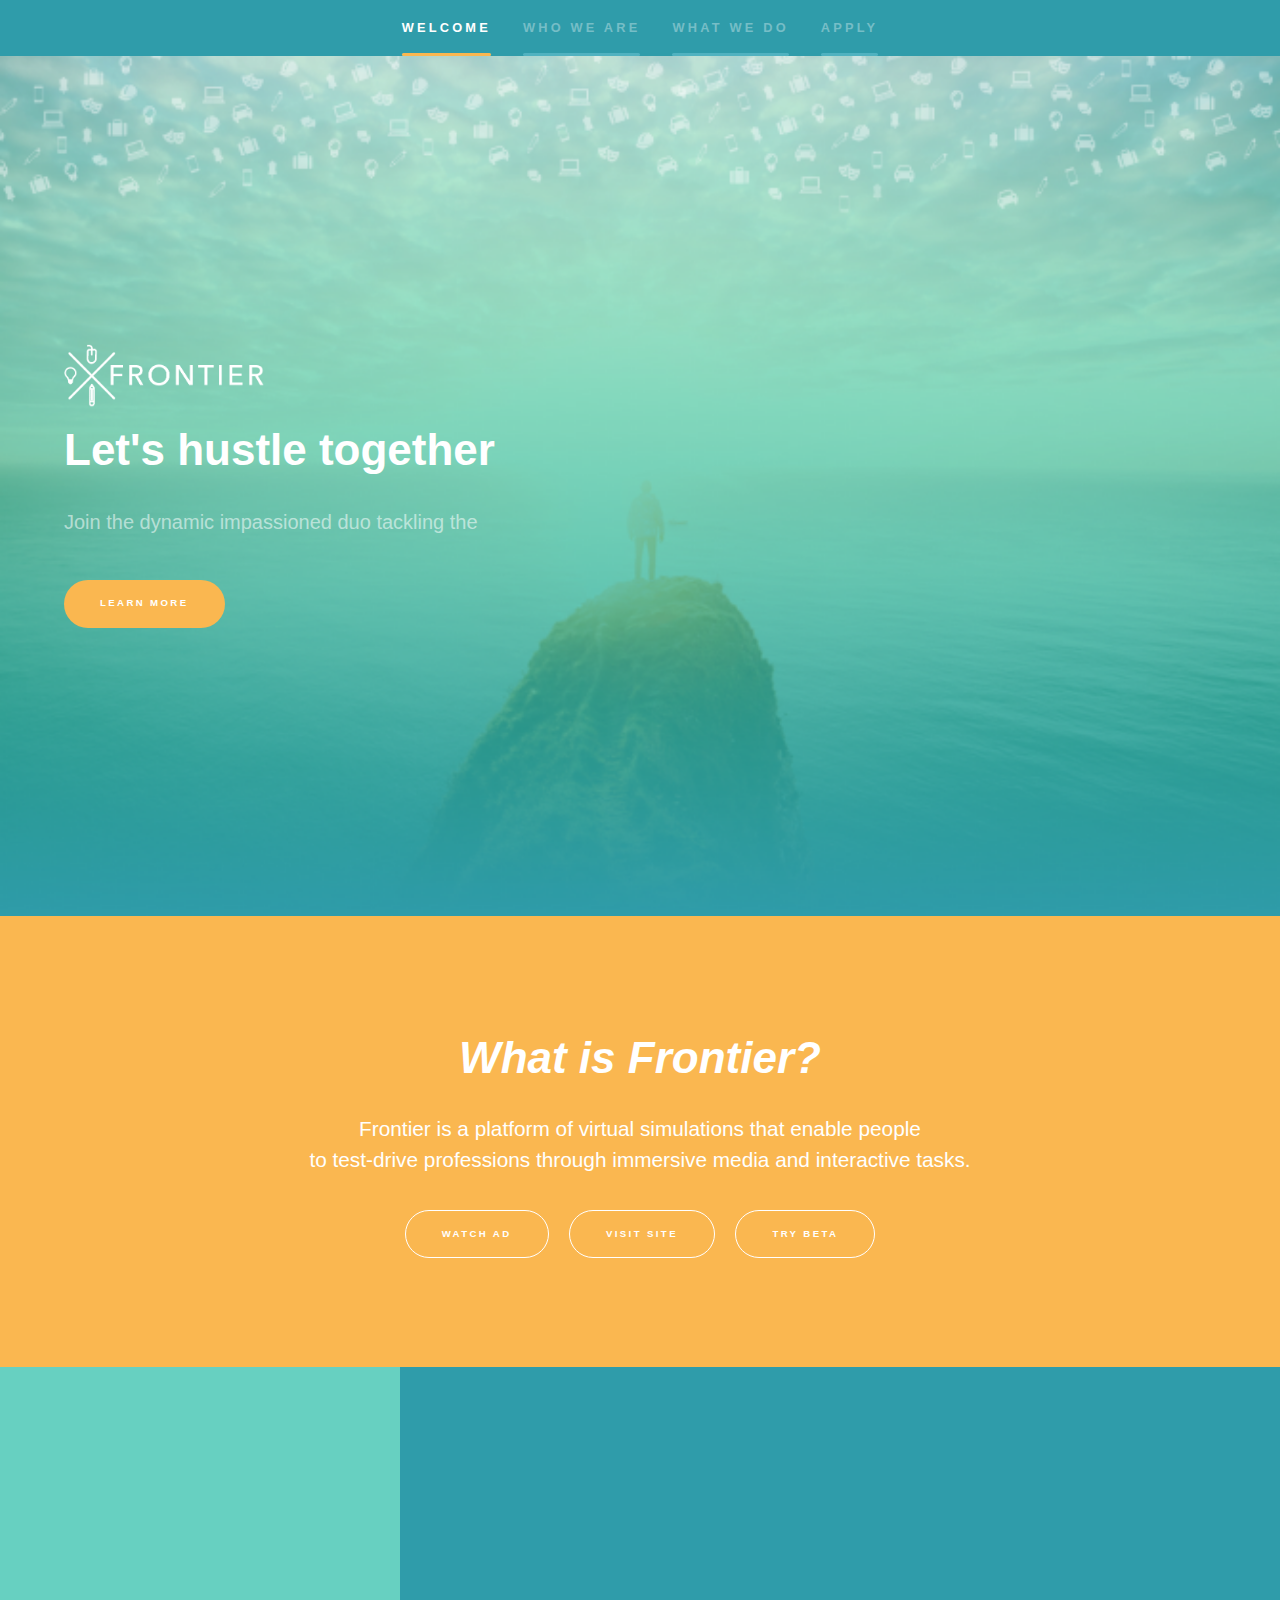
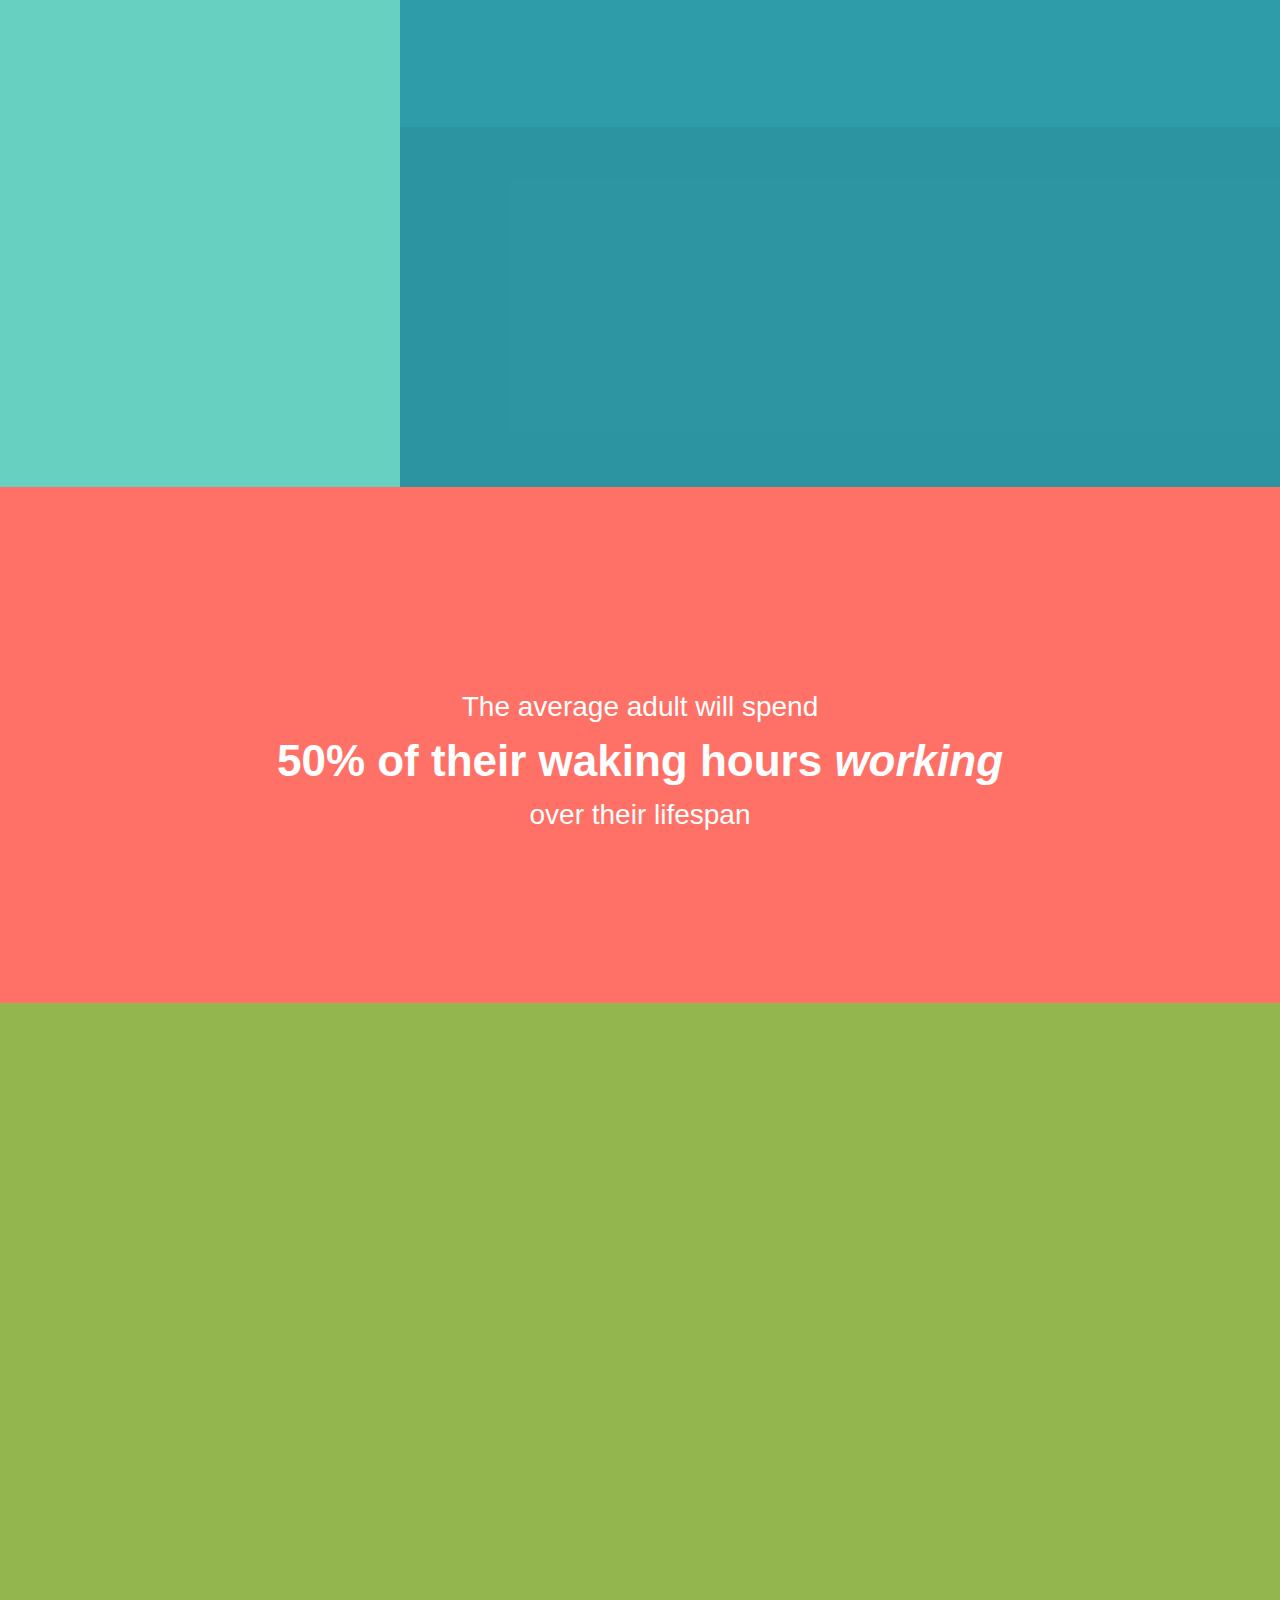
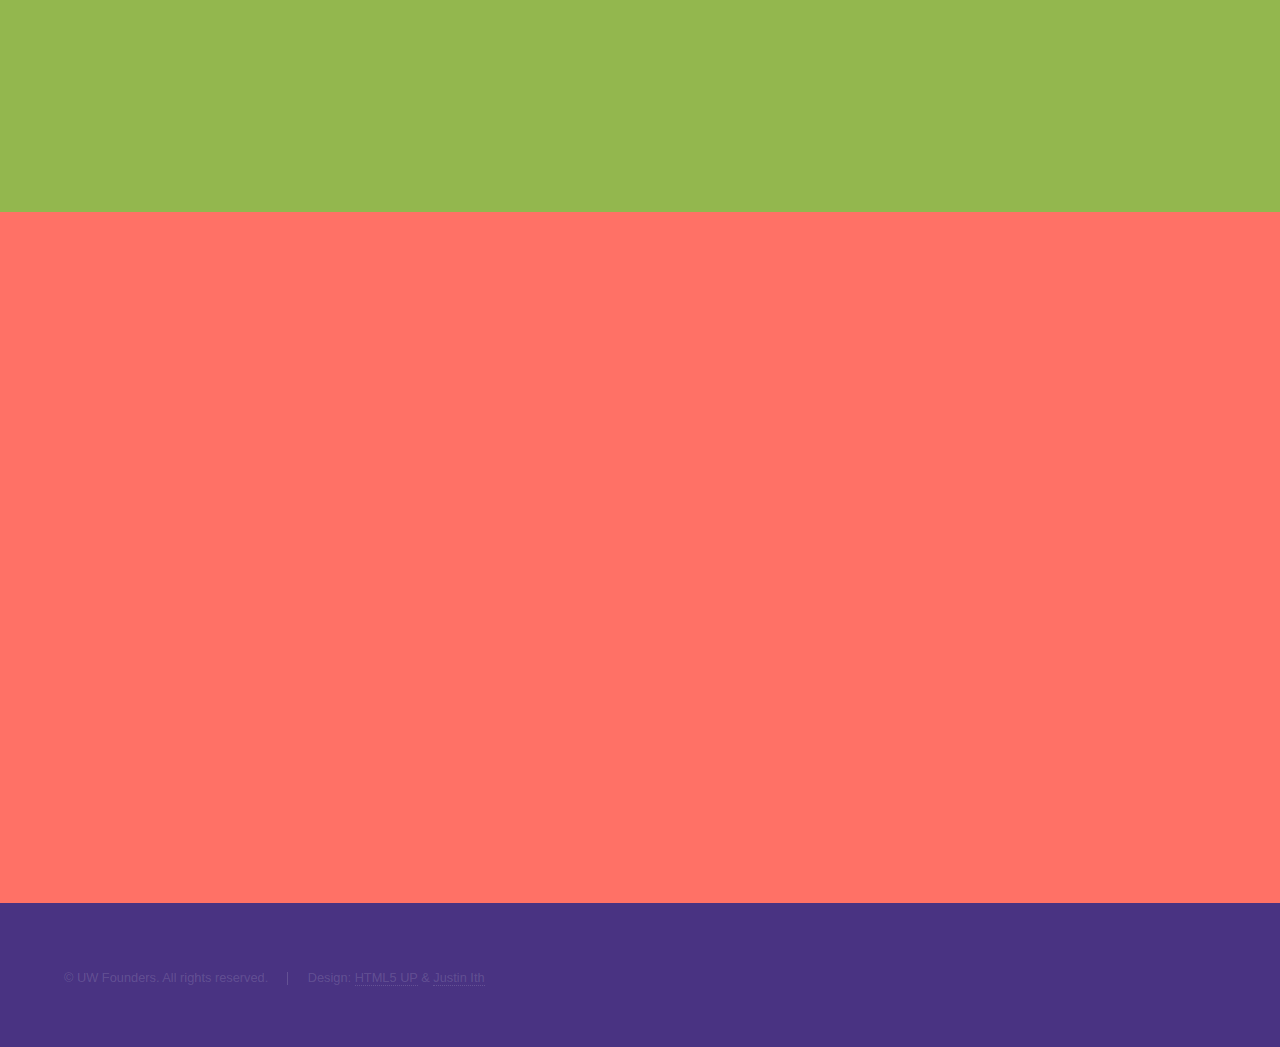
<file: mba/index.html>
<!DOCTYPE HTML>
<!--
	Hyperspace by HTML5 UP
	html5up.net | @n33co
	Free for personal and commercial use under the CCA 3.0 license (html5up.net/license)
-->
<html>
	<head>
		<title>MBA Intern | Frontier</title>
		<meta charset="utf-8" />
		<meta name="viewport" content="width=device-width, initial-scale=1" />
		<!--[if lte IE 8]><script src="assets/js/ie/html5shiv.js"></script><![endif]-->
		<link rel="stylesheet" href="assets/css/main.css" />
		<!--[if lte IE 9]><link rel="stylesheet" href="assets/css/ie9.css" /><![endif]-->
		<!--[if lte IE 8]><link rel="stylesheet" href="assets/css/ie8.css" /><![endif]-->
	</head>
	<body>

		<!-- Sidebar -->
			<section id="sidebar">
				<div class="inner">
					<nav>
						<ul>
							<li><a href="#intro">Welcome</a></li>
							<li><a href="#one">Who we are</a></li>
							<li><a href="#two">What we do</a></li>
							<li><a href="#three">apply</a></li>
						</ul>
					</nav>
				</div>
			</section>

		<!-- Wrapper -->
			<div id="wrapper">

				<!-- Intro -->
					<section id="intro" class="wrapper style1 fullscreen fade-up">
						<div class="inner">
							<img class="topLogo" src="images/logo_white.png">
							<h1>Let's hustle together</h1>
							<!-- <p>Join the media-technology venture poised to tackle the $5B career advising industry. <br>
							Frontier creates <b>virtual simulations to test drive professions</b>.</p> -->
							<p>Join the dynamic impassioned duo tackling the </p>
							<ul class="actions">
								<li><a href="#oneLinerSection" class="button scrolly" style="background-color: #FAB750; border: none;">Learn more</a></li>
								<!-- <li><a href="discoverfrontier.com" class="button scrolly">Visit Site</a></li> -->
							</ul>
						</div>
					</section>

					<section id="oneLinerSection" class="wrapper style2">
						<div class="inner">
							<h1>What is Frontier?</h1>
							<h2>Frontier is a platform of virtual simulations that enable people<br> to test-drive professions through immersive media and interactive tasks.</h2>
							<ul class="actions">
								<li>
									<a href="https://www.facebook.com/frontierexperience/videos/286019858431077/" target="_blank" class="button">Watch Ad</a>
								</li>
								<li>
									<a href="http://discoverfrontier.com/" target="_blank" class="button">Visit Site</a>
								</li>
								<li>
									<a href="http://discoverfrontier.com/ux/" target="_blank" class="button">Try Beta</a>
								</li>
							</ul>
						</div>
						
					</section>

					

				<!-- One -->
					<section id="one" class="wrapper style4 spotlights">
						<section>
							<a href="#" class="image"><img src="images/action.jpeg" alt="" data-position="center center" /></a>
							<div class="content">
								<div class="inner">
									<h2>Beyond talking. Exclusively action.</h2>
									<p>UW Founders is composed exclusively of students who are currently running a business. The talking is over, we're all taking actions to start or excel our ventures. No "wantrepreneurs".</p>
								</div>
							</div>
						</section>
						<section>
							<a href="#" class="image"><img src="images/industry.jpeg" alt="" data-position="top center" /></a>
							<div class="content">
								<div class="inner">
									<h2>Industry Agnostic</h2>
									<p>From consumer-software & medical devices to beauty products & non-profits, all founders are welcome from any industry.</p>
								</div>
							</div>
						</section>
					</section>

					<section id="hookSection" class="wrapper style1">
						<div class="inner">
							<h2>The average adult will spend</h2>
							<h1>50% of their waking hours <i>working</i></h1>
							<h2>over their lifespan</h2>
						</div>
						
					</section>

				<!-- Two -->
					<section id="two" class="wrapper style3 fade-up">
						<div class="inner">
							<h2>We maintain momentum</h2>
							<p>Operating and growing a company is hard. Juggling school with it is that much tougher.<br>Mirroring <a href="https://www.ycombinator.com/atyc/">Y Combinator</a> <b>weekly dinners</b>, we support each other and keep each other accountable.</p>
							<div class="features">
								<section>
									<span class="icon major fa-tachometer"></span>
									<h3>Accountability Metronome</h3>
									<p>We keep each other accountable through <b>regular interval communication</b> and pairing up. Self discipline and focus is both critial and difficult; we help each other stay on target.</p>
								</section>
								<section>
									<span class="icon major fa-thumbs-o-up"></span>
									<h3>Positive Peer-Pressure</h3>
									<p>As founders, being competitive is in our nature. Every week we <b>share the status</b> of our venture and what we accomplished in the past 7 days. Move the core metrics and get shit done.</p>
								</section>
								<section>
									<span class="icon major fa-cog"></span>
									<h3>Deep Resources</h3>
									<p>Through our <b>collective network</b> of connections, assets, and advice, UW Founders becomes just as strong as the total resources of the members in it.</p>
								</section>
								<section>
									<span class="icon major fa-users"></span>
									<h3>Your Fellow Brethern</h3>
									<p>It takes a special type of crazy to do what we do. Being a student founder can be isolating as others can't relate to your problems/stress. We got you.</p>
								</section>
								<!-- <section>
									<span class="icon major fa-chain"></span>
									<h3>Urna quis bibendum</h3>
									<p>Phasellus convallis elit id ullam corper amet et pulvinar. Duis aliquam turpis mauris, sed ultricies erat dapibus.</p>
								</section>
								<section>
									<span class="icon major fa-diamond"></span>
									<h3>Aliquam urna dapibus</h3>
									<p>Phasellus convallis elit id ullam corper amet et pulvinar. Duis aliquam turpis mauris, sed ultricies erat dapibus.</p>
								</section> -->

							</div>
							<p>UW Founders has the potential to do so much. Join us to craft the direction.</p>
						</div>
					</section>

				<!-- Three -->
					<section id="three" class="wrapper style1 fade-up">
						<div class="inner">
							<h2>Join us</h2>
							<p style="margin-bottom: 0.5em;">To join UW Founders, you only have to be the following:</p>
							<ul>
								<li>Founded and currently operating a company</li>
								<li>Currently enrolled undergradute at the University of Washington</li>
							</ul>
							<div class="split style1">
								<section>
									<form>
										<div class="field half first">
											<label for="name">Name</label>
											<input type="text" name="name" id="name" />
										</div>
										<div class="field half">
											<label for="email">Email</label>
											<input type="text" name="email" id="email" />
										</div>
										<div class="field">
											<label for="message">Your venture</label>
											<textarea name="message" id="message" rows="5" placeholder="Tell us about your company and provide a link to the company website"></textarea>
										</div>
										<ul class="actions">
											<li><a href="#three" class="button" id="submitApp">Submit</a></li>
										</ul>
									</form>
								</section>
								<section>
									<ul class="contact">
										<li>
											<h3>Questions?</h3>
											<span>Reach out to Justin if you have any questions, thoughts, or just want to connect.</span>
										</li>
										<li>
											<h3>Email</h3>
											<a href="emailto:jith@uw.edu">jith@uw.edu</a>
										</li>
										<li>
											<span>Powered by <a href="http://startupuw.com/">StartupUW</a></span>
										</li>
										<!-- <li>
											<h3>Social</h3>
											<ul class="icons">
												<li><a href="#" class="fa-twitter"><span class="label">Twitter</span></a></li>
												<li><a href="#" class="fa-facebook"><span class="label">Facebook</span></a></li>
												<li><a href="#" class="fa-github"><span class="label">GitHub</span></a></li>
												<li><a href="#" class="fa-instagram"><span class="label">Instagram</span></a></li>
												<li><a href="#" class="fa-linkedin"><span class="label">LinkedIn</span></a></li>
											</ul>
										</li> -->
									</ul>
								</section>
							</div>
						</div>
					</section>

			</div>

		<!-- Footer -->
			<footer id="footer" class="wrapper style1-alt">
				<div class="inner">
					<ul class="menu">
						<li>&copy; UW Founders. All rights reserved.</li><li>Design: <a href="http://html5up.net">HTML5 UP</a> & <a href="http://justinith.com/">Justin Ith</a></li>
					</ul>
				</div>
			</footer>

		<!-- Scripts -->
			<script src="assets/js/jquery.min.js"></script>
			<script src="assets/js/jquery.scrollex.min.js"></script>
			<script src="assets/js/jquery.scrolly.min.js"></script>
			<script src="assets/js/skel.min.js"></script>
			<script src="assets/js/util.js"></script>
			<!--[if lte IE 8]><script src="assets/js/ie/respond.min.js"></script><![endif]-->
			<script src="assets/js/main.js"></script>

	</body>
</html>
</file>
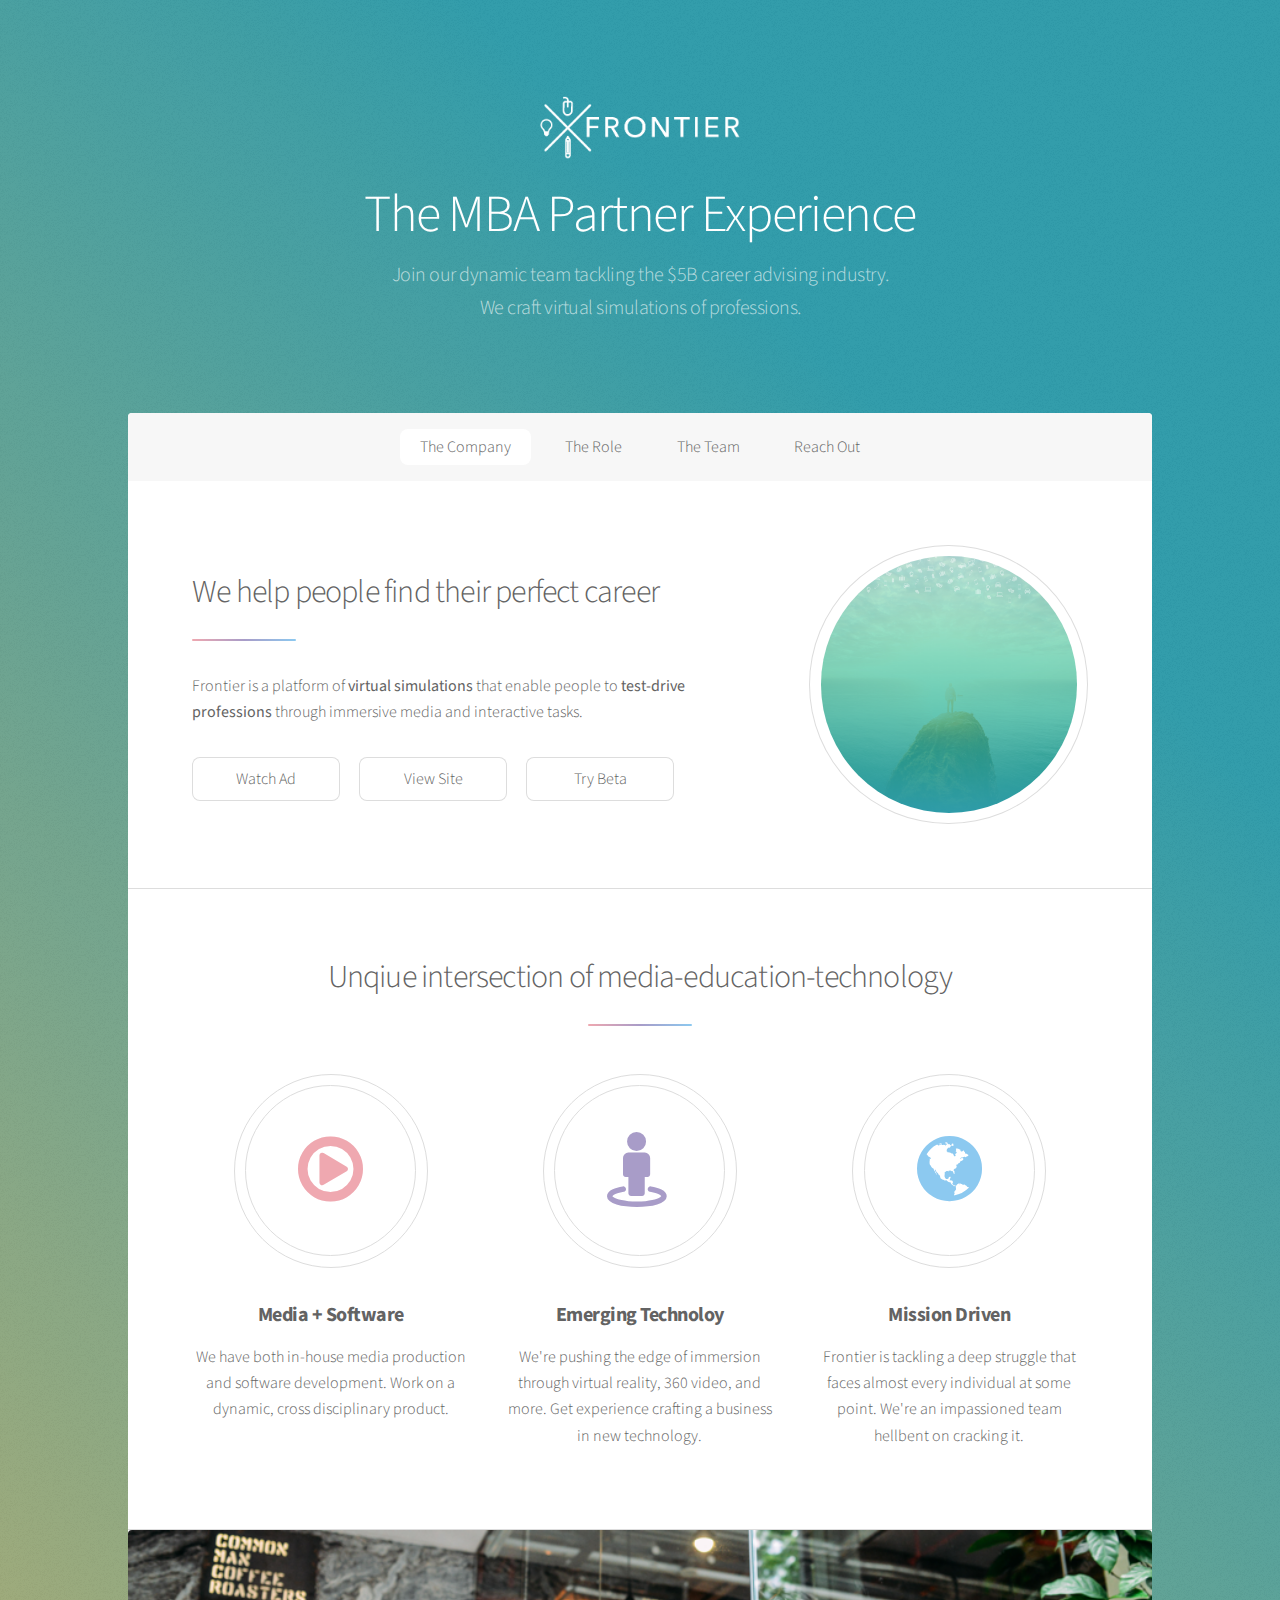
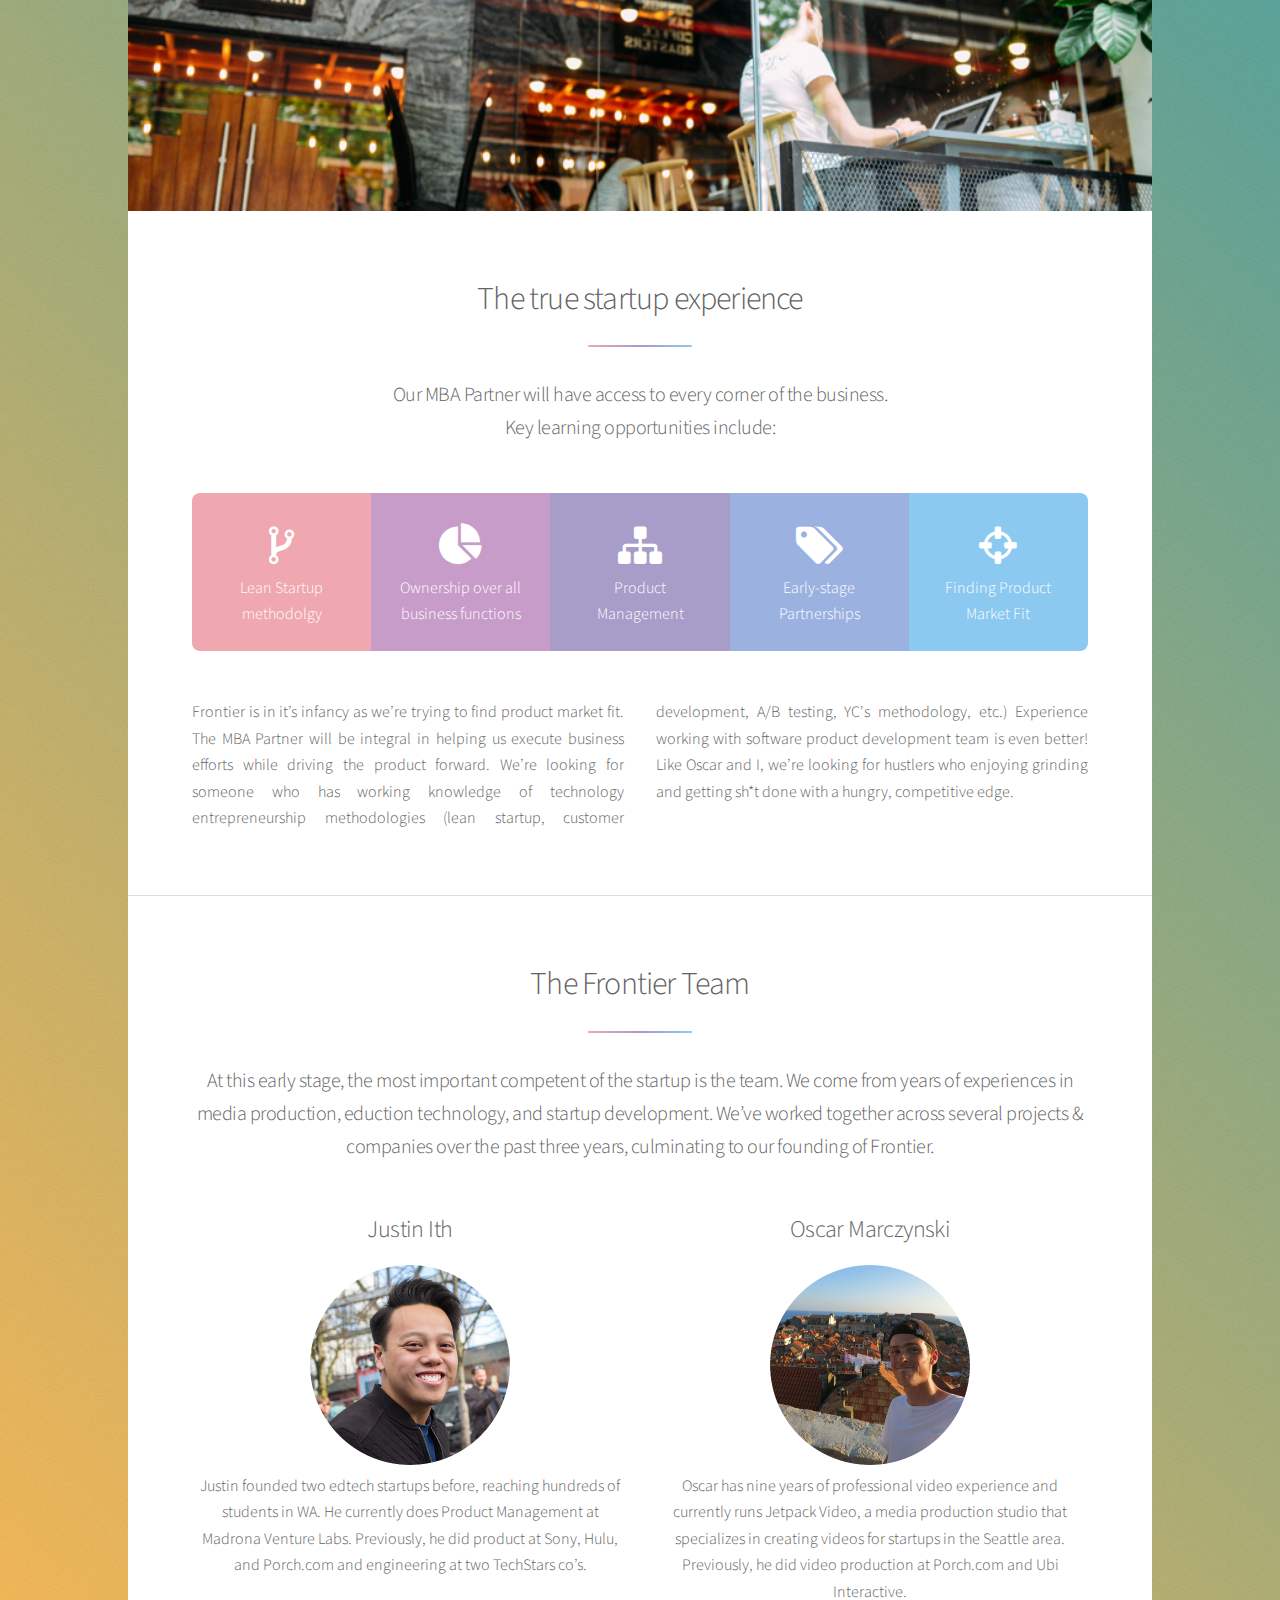
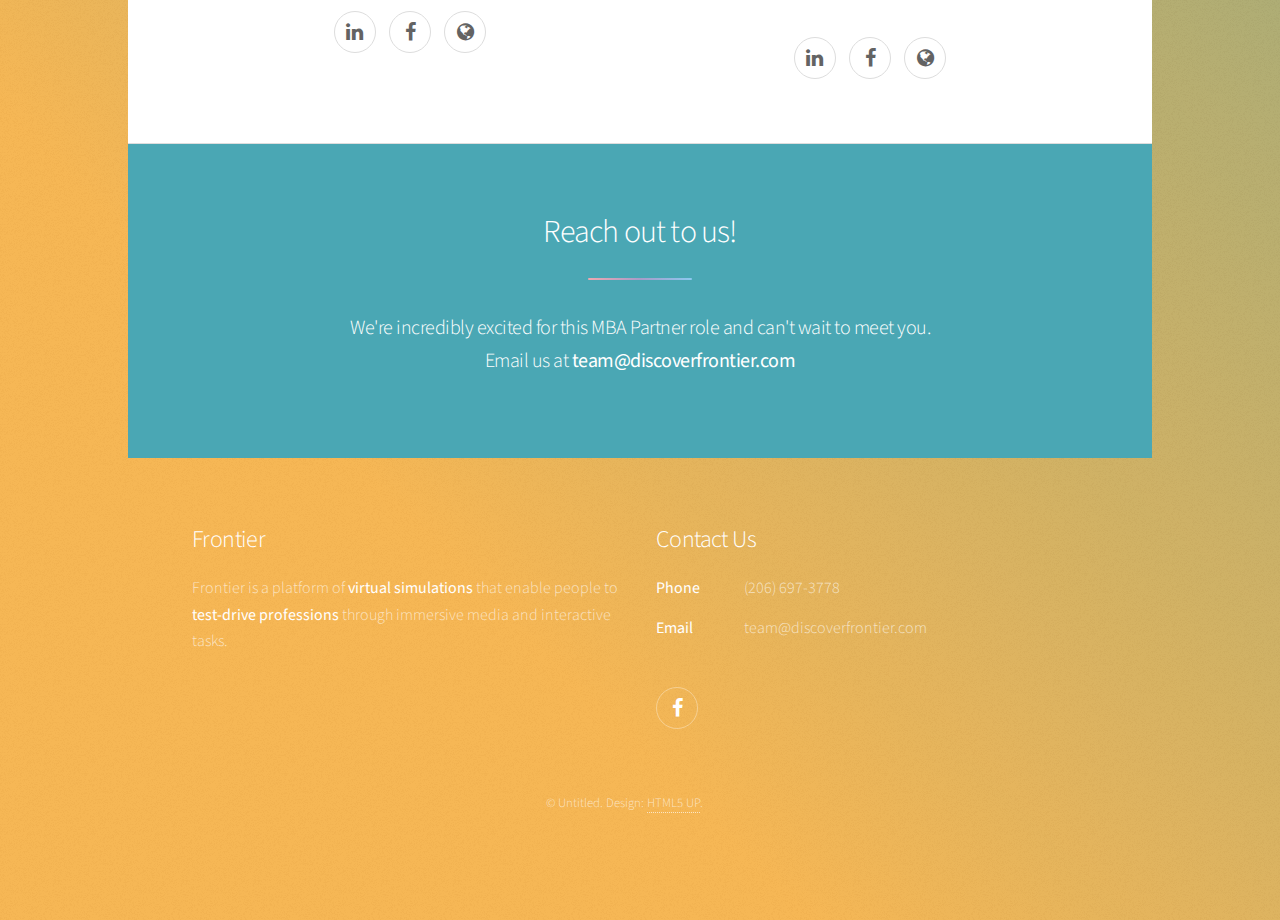
<file: mba_2/index.html>
<!DOCTYPE HTML>
<!--
	Stellar by HTML5 UP
	html5up.net | @ajlkn
	Free for personal and commercial use under the CCA 3.0 license (html5up.net/license)
-->
<html>
	<head>
		<title>MBA Partner | Frontier</title>
		<meta charset="utf-8" />
		<meta name="viewport" content="width=device-width, initial-scale=1" />
		<!--[if lte IE 8]><script src="assets/js/ie/html5shiv.js"></script><![endif]-->
		<link rel="stylesheet" href="assets/css/main.css" />
		<!--[if lte IE 9]><link rel="stylesheet" href="assets/css/ie9.css" /><![endif]-->
		<!--[if lte IE 8]><link rel="stylesheet" href="assets/css/ie8.css" /><![endif]-->
	</head>
	<body>

		<!-- Wrapper -->
			<div id="wrapper">

				<!-- Header -->
					<header id="header" class="alt">
						<span class="logo"><img src="images/logo_white.png" alt="" /></span>
						<h1>The MBA Partner Experience</h1>
						<p>Join our dynamic team tackling the $5B career advising industry.<br> We craft virtual simulations of professions.</p>
					</header>

				<!-- Nav -->
					<nav id="nav">
						<ul>
							<li><a href="#intro" class="active">The Company</a></li>
							<!-- <li><a href="#first">First Section</a></li> -->
							<li><a href="#second">The Role</a></li>
							<li><a href="#team">The Team</a></li>
							<li><a href="#reachout">Reach Out</a></li>
						</ul>
					</nav>

				<!-- Main -->
					<div id="main">

						<!-- Introduction -->
							<section id="intro" class="main">
								<div class="spotlight">
									<div class="content">
										<header class="major">
											<h2>We help people find their perfect career</h2>
										</header>
										<p>Frontier is a platform of <b>virtual simulations</b> that enable people to <b>test-drive professions</b> through immersive media and interactive tasks.</p>
										<ul class="actions">
											<li><a href="https://www.facebook.com/frontierexperience/videos/286019858431077/" target="_blank" class="button">Watch Ad</a></li>
											<li><a href="http://discoverfrontier.com/" target="_blank" class="button">View Site</a></li>
											<li><a href="http://discoverfrontier.com/ux/" target="_blank" class="button">Try Beta</a></li>
										</ul>
									</div>
									<span class="image"><img src="images/man_working.png" alt="" /></span>
								</div>
							</section>

						<!-- First Section -->
							<section id="first" class="main special uniqueSection">
								<header class="major">
									<h2>Unqiue intersection of media-education-technology</h2>
								</header>
								<ul class="features">
									<li>
										<span class="icon major style1 fa-play-circle-o"></span>
										<h3>Media + Software</h3>
										<p>We have both in-house media production and software development. Work on a dynamic, cross disciplinary product.</p>
									</li>
									<li>
										<span class="icon major style3 fa-street-view"></span>
										<h3>Emerging Technoloy</h3>
										<p>We're pushing the edge of immersion through virtual reality, 360 video, and more. Get experience crafting a business in new technology.</p>
									</li>
									<li>
										<span class="icon major style5 fa-globe"></span>
										<h3>Mission Driven</h3>
										<p>Frontier is tackling a deep struggle that faces almost every individual at some point. We're an impassioned team hellbent on cracking it.</p>
									</li>

								</ul>
							</section>

						<!-- Second Section -->
							<section id="second" class="main special">
								<span class="image main">
									<img src="images/working_cafe.png">
								</span>
								<header class="major">
									<h2>The true startup experience</h2>
									<p>Our MBA Partner will have access to every corner of the business.<br>Key learning opportunities include:</p>
								</header>
								<ul class="statistics">
									<li class="style1">
										<span class="icon fa-code-fork"></span><br>
										Lean Startup methodolgy
									</li>
									<li class="style2">
										<span class="icon fa-pie-chart"></span><br>
										Ownership over all business functions
									</li>
									<li class="style3">
										<span class="icon fa-sitemap"></span><br>
										Product Management
									</li>
									<li class="style4">
										<span class="icon fa-tags"></span><br>
										Early-stage Partnerships
									</li>
									<li class="style5">
										<span class="icon fa-crosshairs"></span><br>
										Finding Product Market Fit
									</li>
								</ul>
								<p class="content">Frontier is in it’s infancy as we’re trying to find product market fit. The MBA Partner will be integral in helping us execute business efforts while driving the product forward. We’re looking for someone who has working knowledge of technology entrepreneurship methodologies (lean startup, customer development, A/B testing, YC's methodology, etc.) Experience working with software product development team is even better! Like Oscar and I, we’re looking for hustlers who enjoying grinding and getting sh*t done with a hungry, competitive edge.</p>
							</section>

						<!-- Get Started -->

							<section id="team" class="main special">
								<!-- <span class="image main">
									<img src="images/generic_team.png">
								</span> -->
								<header class="major">
									<h2>The Frontier Team</h2>
									<p>At this early stage, the most important competent of the startup is the team. We come from years of experiences in media production, eduction technology, and startup development. We’ve worked together across several projects & companies over the past three years, culminating to our founding of Frontier.<p>
								</header>
								<div class="row">
									<div class="6u 12u$(medium)">
										<h2>Justin Ith</h2>
										<img class="headshot" src="images/justin_circle.png">
										<p>Justin founded two edtech startups before, reaching hundreds of students in WA. He currently does Product Management at Madrona Venture Labs. Previously, he did product at Sony, Hulu, and Porch.com and engineering at two TechStars co’s.</p>
										<ul class="icons">
											<li><a href="https://www.linkedin.com/in/justinith" class="icon alt fa-linkedin"><span class="label">LinkedIn</span></a></li>
											<li><a href="https://www.facebook.com/justinith" class="icon alt fa-facebook"><span class="label">Facebook</span></a></li>
								
											<li><a href="http://justinith.com/" class="icon alt fa-globe"><span class="label">Website</span></a></li>
										</ul>
									</div>
									<div class="6u 12u$(medium)">
										<h2>Oscar Marczynski</h2>
										<img class="headshot" src="images/oscar_circle.png">
										<p>Oscar has nine years of professional video experience and currently runs Jetpack Video, a media production studio that specializes in creating videos for startups in the Seattle area. Previously, he did video production at Porch.com and Ubi Interactive.</p>
										<ul class="icons">
											<li><a href="https://www.linkedin.com/in/oscarmarczynski" class="icon alt fa-linkedin"><span class="label">LinkedIn</span></a></li>
											<li><a href="https://www.facebook.com/oskar.marczynski" class="icon alt fa-facebook"><span class="label">Facebook</span></a></li>
								
											<li><a href="http://jetpackvideo.tv/" class="icon alt fa-globe"><span class="label">Website</span></a></li>
										</ul>
									</div>
								</div>
							</section>


						<!-- Get Started -->

							<section id="reachout" class="main special" style="background: #4AA7B4; color: white;">
								<!-- <span class="image main">
									<img src="images/generic_team.png">
								</span> -->
								<header class="major">
									<h2 style="color: white;">Reach out to us!</h2>
									<p style="color: white;">We're incredibly excited for this MBA Partner role and can't wait to meet you.<br>Email us at <b style="color: white;">team@discoverfrontier.com</b><p>
								</header>
								<!-- <footer class="major">
									<ul class="actions">
										<li><a href="generic.html" class="button special">Get Started</a></li>
										<li><a href="generic.html" class="button">Learn More</a></li>
									</ul>
								</footer> -->
							</section>

					</div>

				<!-- Footer -->
					<footer id="footer">
						<section>
							<h2>Frontier</h2>
							<p>Frontier is a platform of <b>virtual simulations</b> that enable people to <b>test-drive professions</b> through immersive media and interactive tasks.</p>
							
						</section>
						<section>
							<h2>Contact Us</h2>
							<dl class="alt">
								
								<dt>Phone</dt>
								<dd>(206) 697-3778</dd>
								<dt>Email</dt>
								<dd>team@discoverfrontier.com</dd>
							</dl>
							<ul class="icons">
								
								<li><a href="#" class="icon fa-facebook alt"><span class="label">Facebook</span></a></li>
								
							</ul>
						</section>
						<p class="copyright">&copy; Untitled. Design: <a href="https://html5up.net">HTML5 UP</a>.</p>
					</footer>

			</div>

		<!-- Scripts -->
			<script src="assets/js/jquery.min.js"></script>
			<script src="assets/js/jquery.scrollex.min.js"></script>
			<script src="assets/js/jquery.scrolly.min.js"></script>
			<script src="assets/js/skel.min.js"></script>
			<script src="assets/js/util.js"></script>
			<!--[if lte IE 8]><script src="assets/js/ie/respond.min.js"></script><![endif]-->
			<script src="assets/js/main.js"></script>

	</body>
</html>
</file>
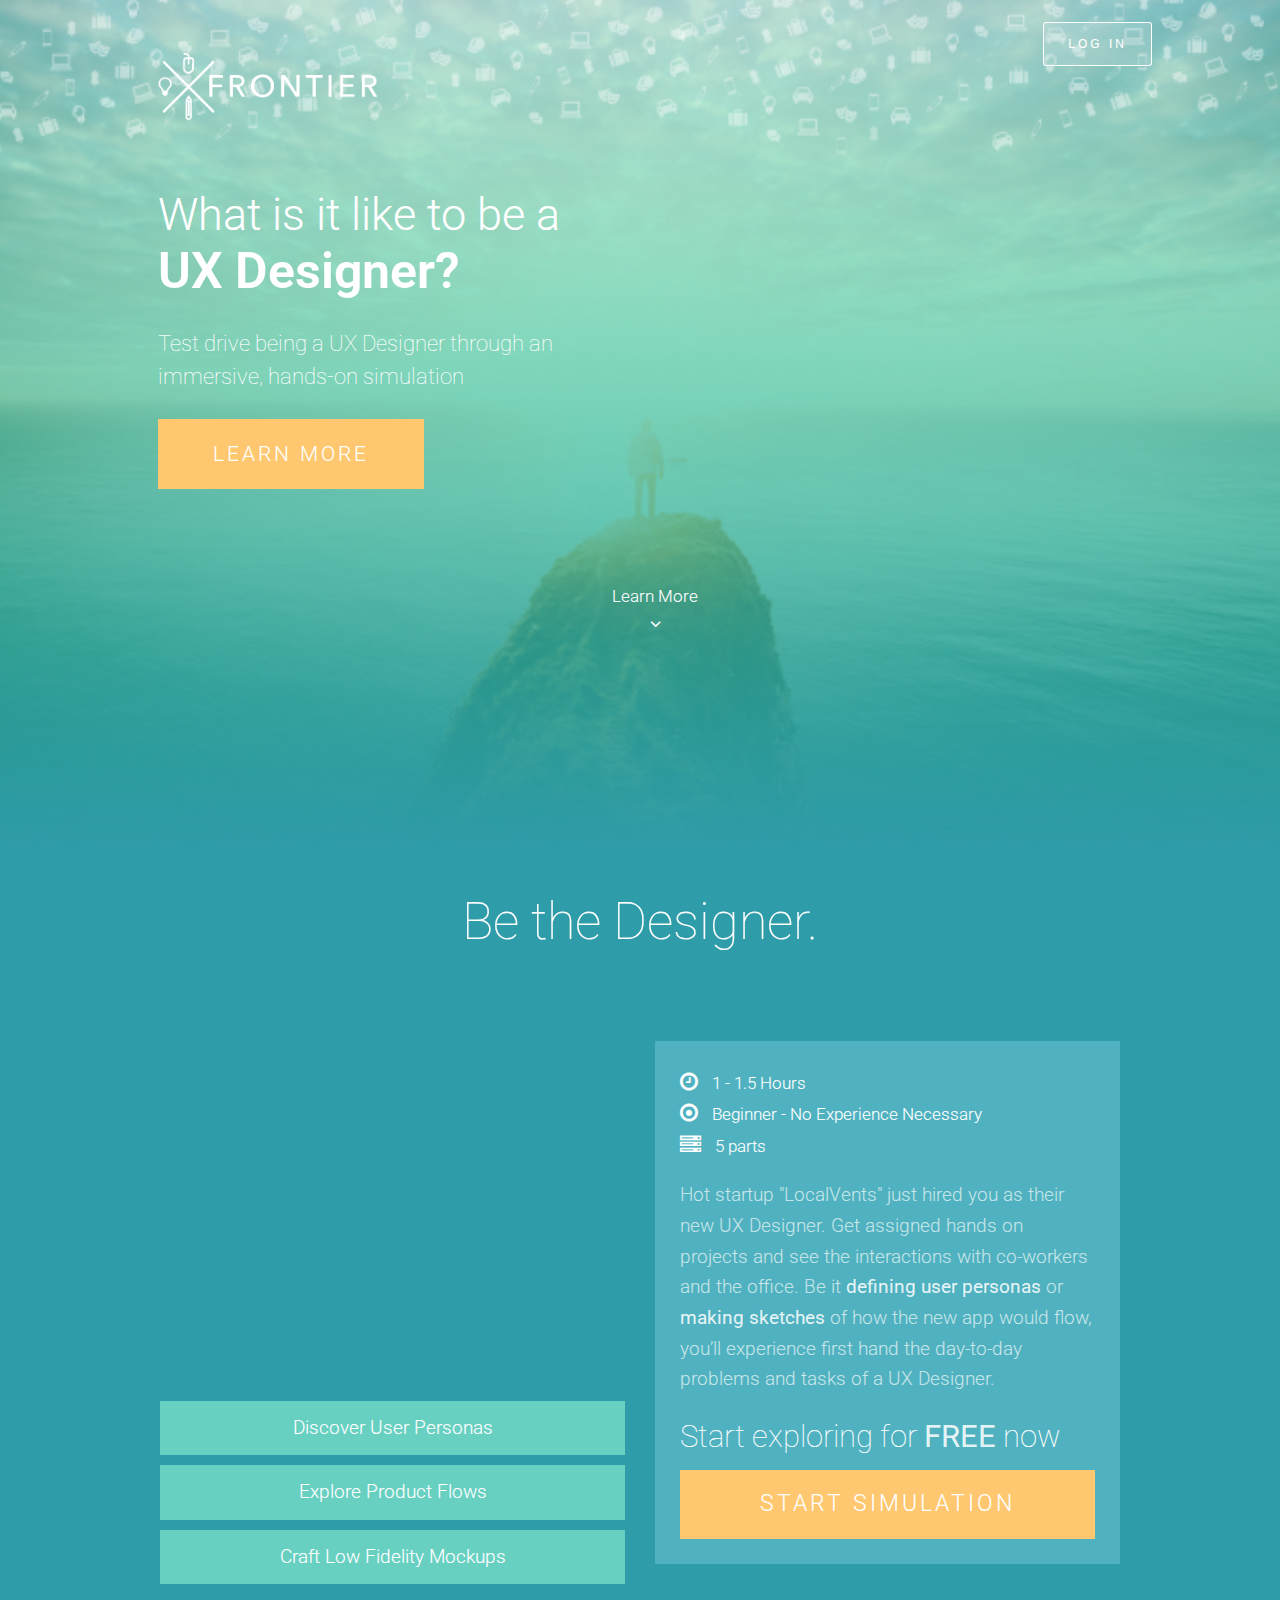
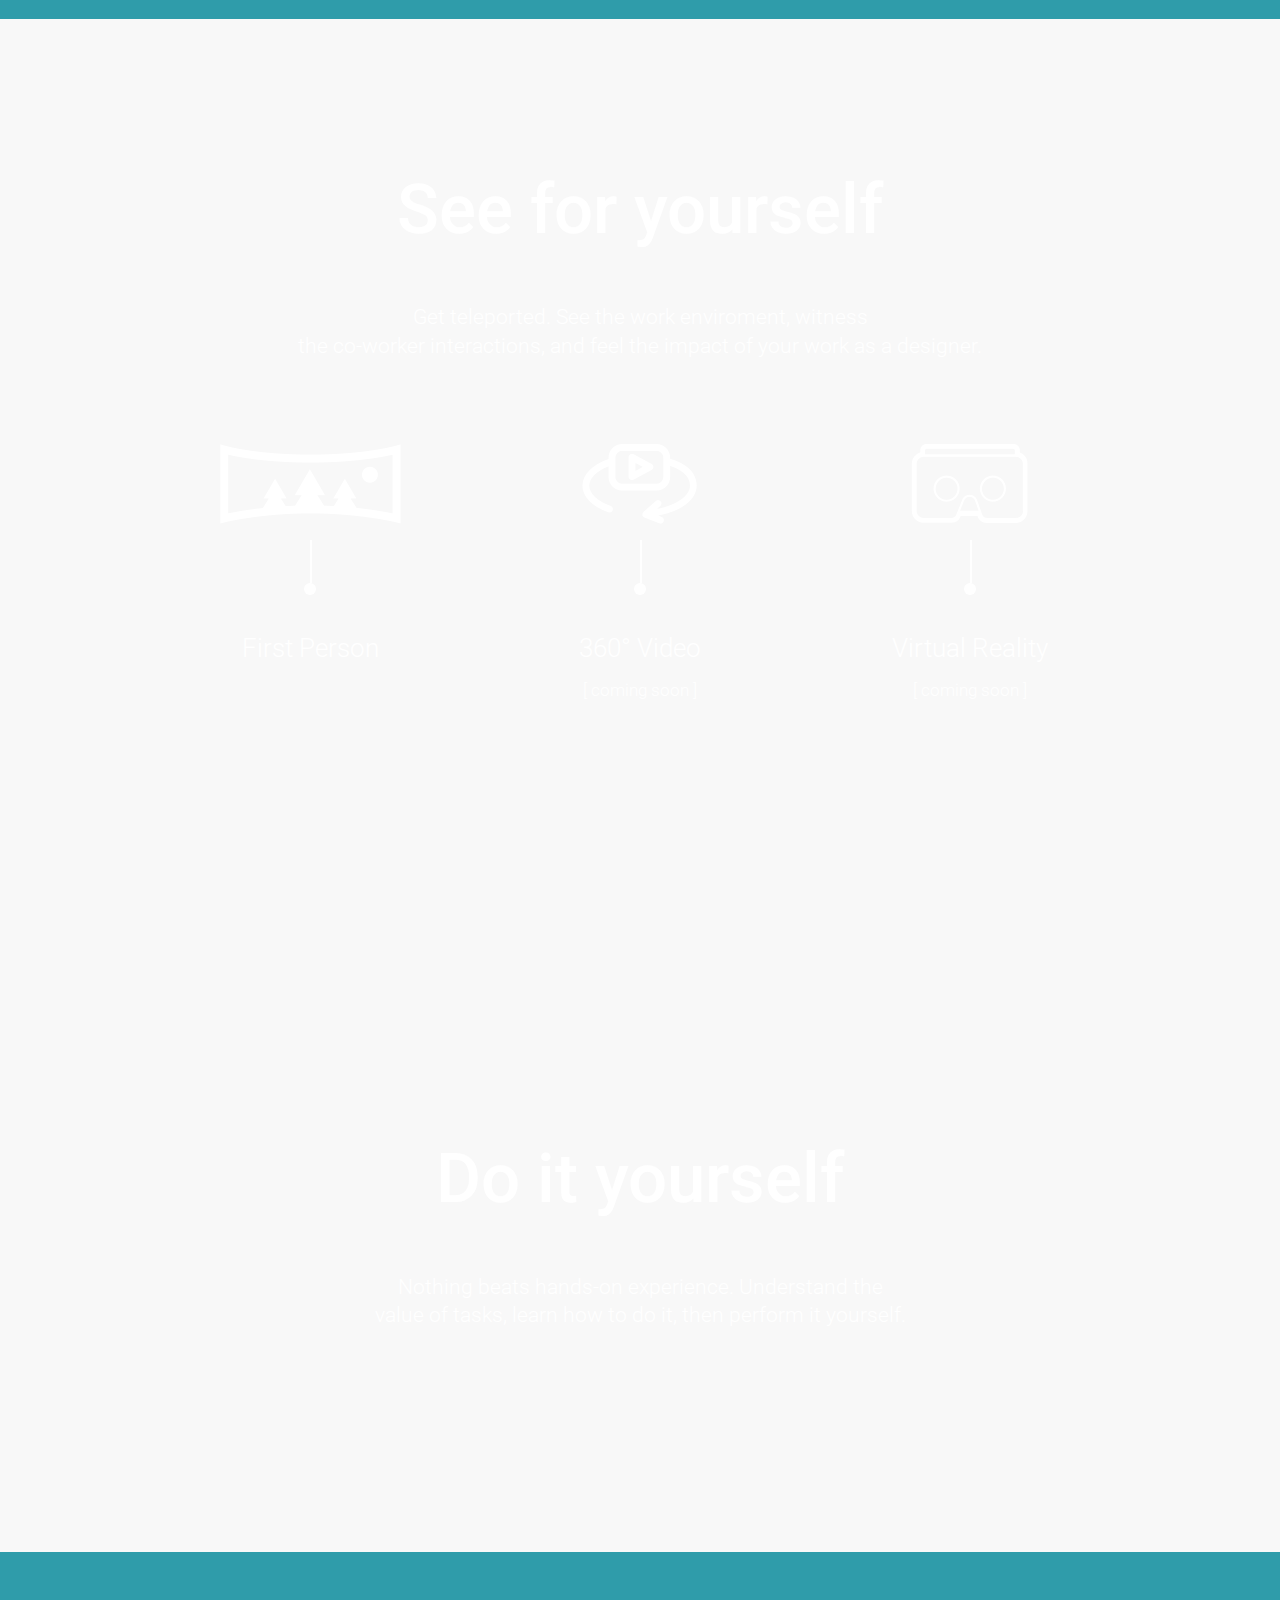
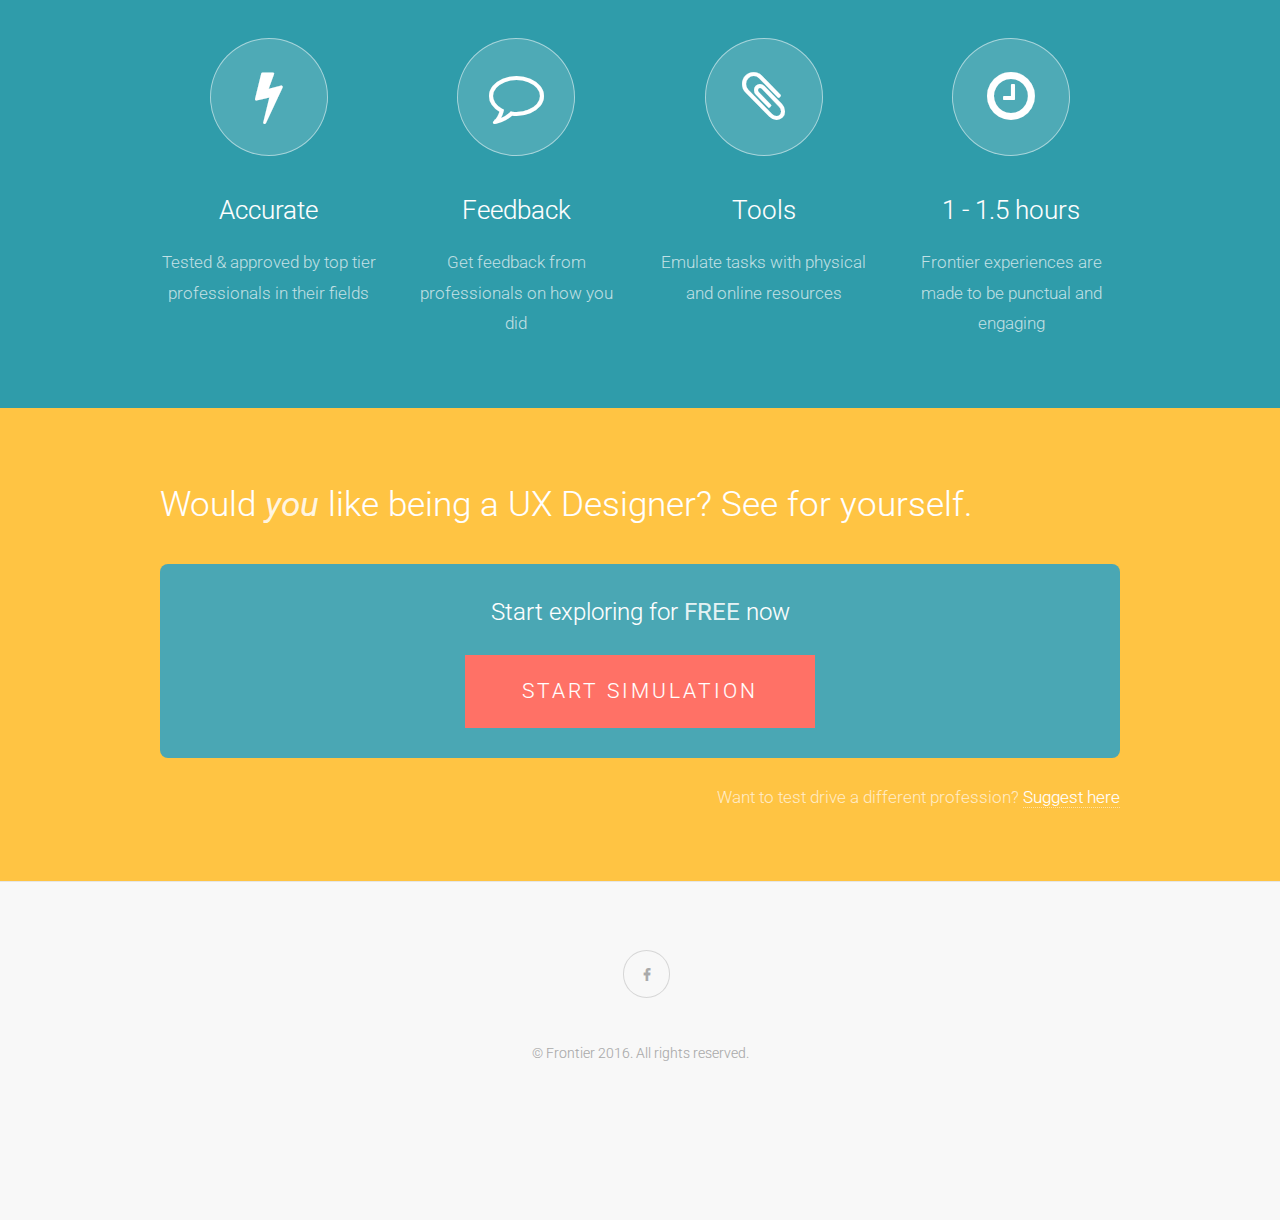
<file: ux/index.html>
<!DOCTYPE HTML>
<!--
	Tessellate by HTML5 UP
	html5up.net | @ajlkn
	Free for personal and commercial use under the CCA 3.0 license (html5up.net/license)
-->
<html>
	<head>
		<title>UX Designer | Frontier</title>
		<meta charset="utf-8" />
		<meta name="viewport" content="width=device-width, initial-scale=1" />
		<meta name="google-site-verification" content="yWWVR2AYRNiNoNEagNiIJVaWo9EwbhytVPz6W8iLCdc" />
		<!--[if lte IE 8]><script src="assets/js/ie/html5shiv.js"></script><![endif]-->
		
		<link rel="stylesheet" href="assets/css/main.css" />
		<link href="assets/css/toastr.min.css" rel="stylesheet"/>

		<!-- Facebook Pixel Code -->
		<script>
		!function(f,b,e,v,n,t,s){if(f.fbq)return;n=f.fbq=function(){n.callMethod?
		n.callMethod.apply(n,arguments):n.queue.push(arguments)};if(!f._fbq)f._fbq=n;
		n.push=n;n.loaded=!0;n.version='2.0';n.queue=[];t=b.createElement(e);t.async=!0;
		t.src=v;s=b.getElementsByTagName(e)[0];s.parentNode.insertBefore(t,s)}(window,
		document,'script','https://connect.facebook.net/en_US/fbevents.js');

		fbq('init', '984966461650236');
		fbq('track', "PageView");
		</script>


		<noscript><img height="1" width="1" style="display:none"
		src="https://www.facebook.com/tr?id=984966461650236&ev=PageView&noscript=1"
		/></noscript>
		<!-- End Facebook Pixel Code -->

		
	</head>
	<body>

		<!-- Header -->
		
			<section id="header" class="dark">
				<div class="row">
					<img src="images/logo_white.png" class="top_logo">
					<button class="loginButton">LOG IN</button>
				</div>
				<div class="row">
					<div class="6u 12u(narrow)">
						<header>
							
							<h1>What is it like to be a<br><span class="emph">UX Designer?</span></h1>
							<p style="text-align: left;">Test drive being a UX Designer through an immersive, hands-on simulation</p>
						</header>
						
						<footer style="padding-top: 0.5em;">
							<div class="emailCTASection">
								<a href="#first" class="scrolly" style="border: none;"><div class="learnMoreButton" data-source="top">LEARN MORE</div></a><br>
								<!-- <div class="divider"></div>

								<h3>Start exploring for <b>FREE</b> now</h3>

								<div class="submit startSimulationButton" data-source="top">START SIMULATION</div> -->
							</div>
							
						</footer>
					</div>
					<div class="6u 12u(narrow)">

						<script src="//fast.wistia.com/embed/medias/lmqqzqk9h5.jsonp" async></script><script src="//fast.wistia.com/assets/external/E-v1.js" async></script><div class="wistia_embed wistia_async_lmqqzqk9h5 landingVideo">&nbsp;</div>

						
					</div>
				</div>
				<div class="row">
					<div class="12u 12u(narrow)">
						<div style="text-align: center; margin-top: 15px;">
							<div style="text-align: center; display:inline-block;">
								<a href="#first" class="scrolly" style="border: none;">Learn More <br><i class="fa fa-angle-down" aria-hidden="true"></i></a>
							</div>
						</div>
					</div>
				</div>
				
			</section>



		<!-- First -->
			<section id="first" class="main" >
				<div class="content dark style1 featured" style="padding-top: 2em; padding-bottom: 2em;">
					<div id="uxSimulationDesc" class="container">
						<h1>Be the Designer.</h1>
						<div class="row">
							<div class="6u 12u(narrow)">
								<script src="http://fast.wistia.com/embed/medias/9njypg2y5x.jsonp" async></script><script src="http://fast.wistia.com/assets/external/E-v1.js" async></script><div class="wistia_embed wistia_async_9njypg2y5x landingVideo">&nbsp;</div>
								<div class="simPart">Discover User Personas</div>
								<div class="simPart">Explore Product Flows</div>
								<div class="simPart">Craft Low Fidelity Mockups</div>
								
							</div>
							<div class="6u 12u(narrow)">
								<div class="info">

									<span class="icon fa-clock-o"></span> <span>1 - 1.5 Hours</span><br>
									<span class="icon fa-dot-circle-o"></span> <span>Beginner - No Experience Necessary</span><br>
									<span class="icon fa-server"></span> <span id="defListener">5 parts</span><br>
									<p>Hot startup "LocalVents" just hired you as their new UX Designer. Get assigned hands on projects and see the interactions with co-workers and the office. Be it <b>defining user personas</b> or <b>making sketches</b> of how the new app would flow, you’ll experience first hand the day-to-day problems and tasks of a UX Designer.</p>
									<h3>Start exploring for <b>FREE</b> now</h3>
									<div id="startSimulationInfo" class="startSimulationButton" data-source="midInfo">START SIMULATION</div>
								</div>
							</div>
						</div>
					</div>
				</div>
<!-- 				<header class="definition">
					<div class="container">
						
						<div class="row">
							<div class="5u 12u(narrow)" style="padding: 0px 33px;">
								<h2>fron &#8226;tier&nbsp;&nbsp;simu &#8226;lation</h2>
								<div style="font-style:italic; text-align: left;">/ noun /</div>
								<ol>
									<li>a series of <span class="emph">videos and tasks</span> that immerse you into the world of a professional, like UX Designer. No experience necessary.</li>
									<li><span class="emph">clarity</span> into whether you'd actually enjoy a profession</li>
									<li id="defListener">the best thing since <span class="emph">sliced bread</span></li>
								</ol>
								<p></p>
							</div>
							<div class="7u 12u(narrow)">
								<img src="images/screenshot_layers.png" style="width: 100%;">
							</div>
						</div>
					</div>
				</header> -->
				<!-- <div class="content dark style2 professionList" style="padding-bottom: 4em;">
					<div class="container">
						<h1>Experience being a...</h1>
						<div class="row">
							<div class="12u 12u(narrow)">
								<div class="row">

									<div class="3u">
										<div class="professional_card">
											<img src="images/product_icon.png">
										<span class="pro_name">Product Manager</span>
										</div>
									</div>

									<div class="3u">
										<div class="professional_card">
											<img src="images/project_icon.png">
										<span class="pro_name">Project Manager</span>
										</div>
									</div>

									<div class="3u">
										<div class="professional_card">
											<img src="images/cm_icon.png">
										<span class="pro_name">Content Marketer</span>
										</div>
									</div>

									<div class="3u">
										<div class="professional_card">
											<img src="images/social_icon.png">
										<span class="pro_name">Social Media Marketer</span>
										</div>
									</div>

									<div class="3u">
										<div class="professional_card">
											<img src="images/sales_icon.png">
										<span class="pro_name">Salesmen</span>
										</div>
									</div>

									<div class="3u">
										<div class="professional_card">
											<img src="images/ux_icon.png">
										<span class="pro_name">UX Designer</span>
										</div>
									</div>

									<div class="3u">
										<div class="professional_card">
											<img src="images/uid_icon.png">
										<span class="pro_name">UI Designer</span>
										</div>
									</div>

									<div class="3u">
										<div class="professional_card">
											<img src="images/se_icon.png">
										<span class="pro_name">Software Engineer</span>
										</div>
									</div>
								</div>
							</div>
						</div>
						
						<div class="proEmailAdd">
							<h2>Get notified when these simulations are released</h2>
							<input type="text" placeholder="Email">
							<div class="submitButton">SUBMIT</div>
						</div>
						<div style="overflow: auto;">
							<div class="more">Want to test drive a profession not listed? <a href="mailto:jith@uw.edu">Suggest here</a></div>
						</div>
					</div>
				</div> -->
				
			</section>

		<!-- Second -->
			<section id="second" class="main">
				<header class="immersion">
					<div class="container">
						<h2>See for yourself</h2>
						<p id="immersionListener" class="featureDesc">Get teleported. See the work enviroment, witness <br>the co-worker interactions, and feel the impact of your work as a designer.</p>
						<div class="row">
							<div class="4u 12u(narrow)">
								<section>
									<span class="feature-icon">
										<img src="images/firstperson.png">
								</span>
									<h3>First Person</h3>
								</section>
							</div>
							<div class="4u 12u(narrow)">
								<section>
									<span class="feature-icon"><img src="images/th_six.png">
								</span>
									<h3>360&#176; Video<br><span style="font-size: 13pt;">[ coming soon ]</span></h3>
								</section>
							</div>
							<div class="4u 12u(narrow)">
								<section>
									<span class="feature-icon">
										<img src="images/vr.png">
								</span>
									<h3>Virtual Reality<br><span style="font-size: 13pt;">[ coming soon ]</span></h3>

								</section>
							</div>
						</div>
					</div>
				</header>
				<!-- <div class="questionBlock">
					<div class="container">
						<h3>What do _______ actually do?</h3>
					</div>
				</div> -->
				<header class="interaction">
					<div class="container">
						<h2>Do it yourself</h2>
						<p id="interactionListener" class="featureDesc">Nothing beats hands-on experience. Understand the <br>value of tasks, learn how to do it, then perform it yourself.</p>
						<!-- <div class="row">
							<div class="4u 12u(narrow)">
								<section>
									<span class="feature-icon"><span class="icon fa-bolt"></span></span>
									<h3>First Person</h3>
									
								</section>
							</div>
							<div class="4u 12u(narrow)">
								<section>
									<span class="feature-icon"><span class="icon fa-bolt"></span></span>
									<h3>360 Video</h3>
									
								</section>
							</div>
							<div class="4u 12u(narrow)">
								<section>
									<span class="feature-icon"><span class="icon fa-cloud"></span></span>
									<h3>Virtual Reality</h3>
									
								</section>
							</div>
						</div> -->
					</div>
				</header>
				<div class="content dark style1 featured" style="padding-top: 5em; padding-bottom: 4em;">
					<div class="container">
						<div class="row addFeatures">
							<div class="3u 12u(narrow)">
								<section>
									<span class="feature-icon"><span class="icon fa-bolt"></span></span>
									<header>
										<h3>Accurate</h3>
									</header>
									<p>Tested & approved by top tier professionals in their fields</p>
								</section>
							</div>
							<div class="3u 12u(narrow)">
								<section>
									<span class="feature-icon"><span class="icon fa-comment-o"></span></span>
									<header>
										<h3>Feedback</h3>
									</header>
									<p id="addFeaturesListener">Get feedback from professionals on how you did</p>
								</section>
							</div>
							<div class="3u 12u(narrow)">
								<section>
									<span class="feature-icon"><span class="icon fa-paperclip"></span></span>
									<header>
										<h3>Tools</h3>
									</header>
									<p>Emulate tasks with physical and online resources</p>
								</section>
							</div>
							<div class="3u 12u(narrow)">
								<section>
									<span class="feature-icon"><span class="icon fa-clock-o"></span></span>
									<header>
										<h3>1 - 1.5 hours</h3>
									</header>
									<p>Frontier experiences are made to be punctual and engaging</p>
								</section>
							</div>
						</div>
					</div>
				</div>
				<div class="content dark style2 professionList" style="padding-bottom: 4em;">
					<div class="container">
						<h1>Would <i><b>you</b></i> like being a UX Designer? See for yourself.</h1>
						
						
						<div class="proEmailAdd">
							<h2 id="bottomUpsellListener">Start exploring for <b>FREE</b> now</h2>
							
							<div class="submitButton startSimulationButton" data-source="bottom">START SIMULATION</div>
						</div>
						<div style="overflow: auto;">
							<div class="more">Want to test drive a different profession? <a href="mailto:jith@uw.edu">Suggest here</a></div>
						</div>
					</div>
				</div>
			</section>

		<!-- Third -->
<!-- 			<section id="third" class="main">
				<header>
					<div class="container">
						<h2>Ornare varius lorem ipsum ante lectus</h2>
						<p>Gravida dis placerat lectus ante vel nunc euismod eget ornare varius gravida euismod lorem ipsum dolor sit amet consequat<br />
						feugiat. Gravida dis placerat lectus ante vel nunc euismod eget ornare varius gravida euismod lorem ipsum dolor sit amet.</p>
					</div>
				</header>
				<div class="content dark style3">
					<div class="container">
						<span class="image featured"><img src="images/pic07.jpg" alt="" /></span>
						<div class="row">
							<div class="4u 12u(narrow)">
								<h3>Diam vivamus turpis lorem sodales lectus ornare</h3>
								<p>Gravida dis placerat lectus ante vel nunc euismod est turpis sodales. Diam
								tempor dui lacinia eget ornare varius gravida. Gravida dis placerat lectus ante
								vel nunc euismod est turpis sodales. Diam tempor dui lacinia accumsan vivamus
								augue cubilia vivamus nisi eu eget ornare varius gravida euismod.  Gravida dis
								lorem ipsum dolor placerat magna tempus feugiat.</p>
								<p>Lectus ante vel nunc euismod est turpis sodales. Diam tempor dui lacinia
								accumsan vivamus augue cubilia vivamus nisi eu eget ornare varius gravida dolore
								euismod lorem ipsum dolor sit amet consequat. vivamus nisi eu eget ornare varius
								gravida dolore euismod lorem ipsum dolor sit amet consequat. vivamus nisi eu
								eget ornare et magna.</p>
							</div>
							<div class="4u 12u(narrow)">
								<p>Gravida dis placerat lectus ante vel nunc euismod est turpis sodales. Diam
								tempor dui lacinia eget ornare varius gravida. Gravida dis placerat lectus ante
								vel nunc euismod est turpis sodales. Diam tempor dui lacinia accumsan vivamus
								augue cubilia vivamus nisi eu eget ornare varius gravida euismod.  Gravida dis
								lorem ipsum dolor placerat magna tempus feugiat.</p>
								<p>Lectus ante vel nunc euismod est turpis sodales. Diam tempor dui lacinia
								accumsan vivamus augue cubilia vivamus nisi eu eget ornare varius gravida dolore
								euismod lorem ipsum dolor sit amet consequat eget ornare varius gravida euismod.
								Gravida dis lorem ipsum dolor placerat magna tempus feugiat magna tempus lorem.</p>
								<p>Lectus ante vel nunc euismod est turpis sodales. Diam tempor dui lacinia
								accumsan vivamus augue cubilia.</p>
							</div>
							<div class="4u 12u(narrow)">
								<p>Placerat lectus ante vel nunc euismod est turpis sodales. Diam tempor dui
								lacinia eget ornare varius gravida. Gravida dis placerat lectus ante vel nunc
								euismod est turpis sodales. Diam tempor dui lacinia accumsan vivamus augue
								cubilia vivamus nisi eu eget ornare varius gravida euismod.  Gravida dis
								lorem ipsum dolor placerat magna tempus feugiat. Lectus ante vel nunc euismod
								est turpis sodales. Diam tempor dui lacinia dolore.</p>
								<p>Accumsan vivamus augue cubilia vivamus nisi eu eget ornare varius gravida
								dolore euismod lorem ipsum dolor sit amet conseismod lorem ipsum dolor sit amet
								consequat lorem ipsum consequat feugiat sed tempus euismod feugiat veroeros.</p>
								<footer>
									<a href="#fourth" class="button scrolly">Ipsum ornare lorem dolor</a>
								</footer>
							</div>
						</div>
					</div>
				</div>
			</section> -->

		<!-- Basic Elements -->
		<!--
			<section class="main">
				<header>
					<div class="container">
						<h2>A Whole Lotta Elements</h2>
						<p>General purpose elements for every general purpose. Or something like that.</p>
					</div>
				</header>
				<div class="content style1 dark">
					<div class="container">
						<section>
							<header>
								<h3>Paragraph</h3>
								<p>This is a byline</p>
							</header>
							<p>Phasellus nisl nisl, varius id <sup>porttitor sed pellentesque</sup> ac orci. Pellentesque
							habitant <strong>strong</strong> tristique <b>bold</b> et netus <i>italic</i> malesuada <em>emphasized</em> ac turpis egestas. Morbi
							leo suscipit ut. Praesent <sub>id turpis vitae</sub> turpis pretium ultricies. Vestibulum sit
							amet risus elit.</p>
						</section>
						<section>
							<header>
								<h3>Blockquote</h3>
							</header>
							<blockquote>Fringilla nisl. Donec accumsan interdum nisi, quis tincidunt felis sagittis eget.
							tempus euismod. Vestibulum ante ipsum primis in faucibus. Cras sit amet urna eros, id egestas
							tempus ante ipsum primis in faucibus orci luctus et ultrices.</blockquote>
						</section>
						<section>
							<header>
								<h3>Divider</h3>
							</header>
							<p>Donec consectetur <a href="#">vestibulum dolor et pulvinar</a>. Etiam vel felis enim, at viverra
							ligula. Ut porttitor sagittis lorem, quis eleifend nisi ornare vel. Praesent nec orci
							facilisis leo magna. Cras sit amet urna eros, id egestas urna. Quisque aliquam
							tempus euismod. Vestibulum ante ipsum primis in faucibus orci luctus et ultrices
							posuere cubilia.</p>
							<hr />
							<p>Donec consectetur vestibulum dolor et pulvinar. Etiam vel felis enim, at viverra
							ligula. Ut porttitor sagittis lorem, quis eleifend nisi ornare vel. Praesent nec orci
							facilisis leo magna. Cras sit amet urna eros, id egestas urna. Quisque aliquam
							tempus euismod. Vestibulum ante ipsum primis in faucibus orci luctus et ultrices
							posuere cubilia.</p>
						</section>
						<section>
							<header>
								<h3>Unordered List</h3>
							</header>
							<ul class="default">
								<li>Donec consectetur vestibulum dolor et vel felis enim at viverra ligula. Ut porttitor sagittis lorem.</li>
								<li>Donec consectetur vestibulum dolor et vel felis enim at viverra ligula. Ut porttitor sagittis lorem.</li>
								<li>Donec consectetur vestibulum dolor et vel felis enim at viverra ligula. Ut porttitor sagittis lorem.</li>
								<li>Donec consectetur vestibulum dolor et vel felis enim at viverra ligula. Ut porttitor sagittis lorem.</li>
							</ul>
						</section>
						<section>
							<header>
								<h3>Ordered List</h3>
							</header>
							<ol class="default">
								<li>Donec consectetur vestibulum dolor et vel felis enim at viverra ligula. Ut porttitor sagittis lorem.</li>
								<li>Donec consectetur vestibulum dolor et vel felis enim at viverra ligula. Ut porttitor sagittis lorem.</li>
								<li>Donec consectetur vestibulum dolor et vel felis enim at viverra ligula. Ut porttitor sagittis lorem.</li>
								<li>Donec consectetur vestibulum dolor et vel felis enim at viverra ligula. Ut porttitor sagittis lorem.</li>
							</ol>
						</section>
						<section>
							<header>
								<h3>Table</h3>
							</header>
							<div class="table-wrapper">
								<table class="default">
									<thead>
										<tr>
											<th>ID</th>
											<th>Name</th>
											<th>Description</th>
											<th>Price</th>
										</tr>
									</thead>
									<tbody>
										<tr>
											<td>00001</td>
											<td>Lorem ipsum dolor</td>
											<td>Ut porttitor sagittis lorem quis nisi ornare.</td>
											<td>29.99</td>
										</tr>
										<tr>
											<td>00002</td>
											<td>Sit amet nullam</td>
											<td>Ut porttitor sagittis lorem quis nisi ornare.</td>
											<td>19.99</td>
										</tr>
										<tr>
											<td>00003</td>
											<td>Feugiat felis viverra</td>
											<td>Ut porttitor sagittis lorem quis nisi ornare.</td>
											<td>29.99</td>
										</tr>
										<tr>
											<td>00004</td>
											<td>Sagittis enim felis</td>
											<td>Ut porttitor sagittis lorem quis nisi ornare.</td>
											<td>19.99</td>
										</tr>
										<tr>
											<td>00005</td>
											<td>Nullam sed vestibulum</td>
											<td>Ut porttitor sagittis lorem quis nisi ornare.</td>
											<td>19.99</td>
										</tr>
									</tbody>
									<tfoot>
										<tr>
											<td colspan="3"></td>
											<td>100.00</td>
										</tr>
									</tfoot>
								</table>
							</div>
						</section>
						<section>
							<header>
								<h3>Form</h3>
							</header>
							<form method="post" action="#">
								<div class="row 50%">
									<div class="6u 12u(narrow)">
										<input type="text" name="name" id="name" value="" placeholder="John Doe" />
									</div>
									<div class="6u 12u(narrow)">
										<input type="text" name="email" id="email" value="" placeholder="johndoe@domain.tld" />
									</div>
								</div>
								<div class="row 50%">
									<div class="12u">
										<div class="select" tabindex="-1">
											<select name="department" id="department">
												<option value="">Choose a department</option>
												<option value="1">Manufacturing</option>
												<option value="2">Administration</option>
												<option value="3">Support</option>
											</select>
										</div>
									</div>
								</div>
								<div class="row 50%">
									<div class="12u">
										<input type="text" name="subject" id="subject" value="" placeholder="Enter your subject" />
									</div>
								</div>
								<div class="row 50%">
									<div class="12u">
										<textarea name="message" id="message" placeholder="Enter your message"></textarea>
									</div>
								</div>
								<div class="row">
									<div class="12u">
										<ul class="actions">
											<li><input type="submit" class="button" value="Send Message" /></li>
											<li><input type="reset" class="button alt" value="Clear Form" /></li>
										</ul>
									</div>
								</div>
							</form>
						</section>
					</div>
				</div>
			</section>
		-->

		<!-- Fourth -->
<!-- 			<section id="fourth" class="main">
				<header>
					<div class="container">
						<h2>Sed feugiat ipsum consequat</h2>
						<p>Gravida dis placerat lectus ante vel nunc euismod eget ornare varius gravida euismod lorem ipsum dolor sit amet consequat<br />
						feugiat. Gravida dis placerat lectus ante vel nunc euismod eget ornare varius gravida euismod lorem ipsum dolor sit amet.</p>
					</div>
				</header>
				<div class="content style4 featured">
					<div class="container 75%">
						<form method="post" action="#">
							<div class="row 50%">
								<div class="6u 12u(mobile)"><input type="text" placeholder="Name" /></div>
								<div class="6u 12u(mobile)"><input type="text" placeholder="Email" /></div>
							</div>
							<div class="row 50%">
								<div class="12u"><textarea name="message" placeholder="Message"></textarea></div>
							</div>
							<div class="row">
								<div class="12u">
									<ul class="actions">
										<li><input type="submit" class="button" value="Send Message" /></li>
										<li><input type="reset" class="button alt" value="Clear Form" /></li>
									</ul>
								</div>
							</div>
						</form>
					</div>
				</div>
			</section> -->

		<!-- Footer -->
			<section id="footer">
				<ul class="icons">
					<!-- <li><a href="#" class="icon fa-twitter"><span class="label">Twitter</span></a></li> -->
					<li><a href="https://www.facebook.com/frontierexperience/" class="icon fa-facebook"><span class="label">Facebook</span></a></li>
					<!-- <li><a href="#" class="icon fa-instagram"><span class="label">Instagram</span></a></li> -->
				</ul>
				<div class="copyright">
					<ul class="menu">
						<li>&copy; Frontier 2016. All rights reserved.</li>
					</ul>
				</div>
			</section>

		<!-- Scripts -->
			<script src="assets/js/jquery.min.js"></script>
			<script src="assets/js/jquery.scrolly.min.js"></script>
			<script src="assets/js/skel.min.js"></script>
			<script src="assets/js/util.js"></script>
			<!--[if lte IE 8]><script src="assets/js/ie/respond.min.js"></script><![endif]-->
			<script src="http://www.parsecdn.com/js/parse-1.6.14.min.js"></script>
			<script src="assets/js/toastr.min.js"></script>
			
			<!-- start Mixpanel -->
			<script type="text/javascript">(function(e,a){if(!a.__SV){var b=window;try{var c,l,i,j=b.location,g=j.hash;c=function(a,b){return(l=a.match(RegExp(b+"=([^&]*)")))?l[1]:null};g&&c(g,"state")&&(i=JSON.parse(decodeURIComponent(c(g,"state"))),"mpeditor"===i.action&&(b.sessionStorage.setItem("_mpcehash",g),history.replaceState(i.desiredHash||"",e.title,j.pathname+j.search)))}catch(m){}var k,h;window.mixpanel=a;a._i=[];a.init=function(b,c,f){function e(b,a){var c=a.split(".");2==c.length&&(b=b[c[0]],a=c[1]);b[a]=function(){b.push([a].concat(Array.prototype.slice.call(arguments,
0)))}}var d=a;"undefined"!==typeof f?d=a[f]=[]:f="mixpanel";d.people=d.people||[];d.toString=function(b){var a="mixpanel";"mixpanel"!==f&&(a+="."+f);b||(a+=" (stub)");return a};d.people.toString=function(){return d.toString(1)+".people (stub)"};k="disable time_event track track_pageview track_links track_forms register register_once alias unregister identify name_tag set_config reset people.set people.set_once people.increment people.append people.union people.track_charge people.clear_charges people.delete_user".split(" ");
for(h=0;h<k.length;h++)e(d,k[h]);a._i.push([b,c,f])};a.__SV=1.2;b=e.createElement("script");b.type="text/javascript";b.async=!0;b.src="undefined"!==typeof MIXPANEL_CUSTOM_LIB_URL?MIXPANEL_CUSTOM_LIB_URL:"file:"===e.location.protocol&&"//cdn.mxpnl.com/libs/mixpanel-2-latest.min.js".match(/^\/\//)?"https://cdn.mxpnl.com/libs/mixpanel-2-latest.min.js":"//cdn.mxpnl.com/libs/mixpanel-2-latest.min.js";c=e.getElementsByTagName("script")[0];c.parentNode.insertBefore(b,c)}})(document,window.mixpanel||[]);
mixpanel.init("d6c8259e15ece52bce468de90119b0ad");</script>

			<!-- end Mixpanel -->

			<!-- Google Analytics -->
			<script>
			  (function(i,s,o,g,r,a,m){i['GoogleAnalyticsObject']=r;i[r]=i[r]||function(){
			  (i[r].q=i[r].q||[]).push(arguments)},i[r].l=1*new Date();a=s.createElement(o),
			  m=s.getElementsByTagName(o)[0];a.async=1;a.src=g;m.parentNode.insertBefore(a,m)
			  })(window,document,'script','https://www.google-analytics.com/analytics.js','ga');

			  ga('create', 'UA-82427877-2', 'auto');
			  ga('send', 'pageview');

			</script>

			<script src="assets/js/main.js"></script>
	</body>
</html>
</file>
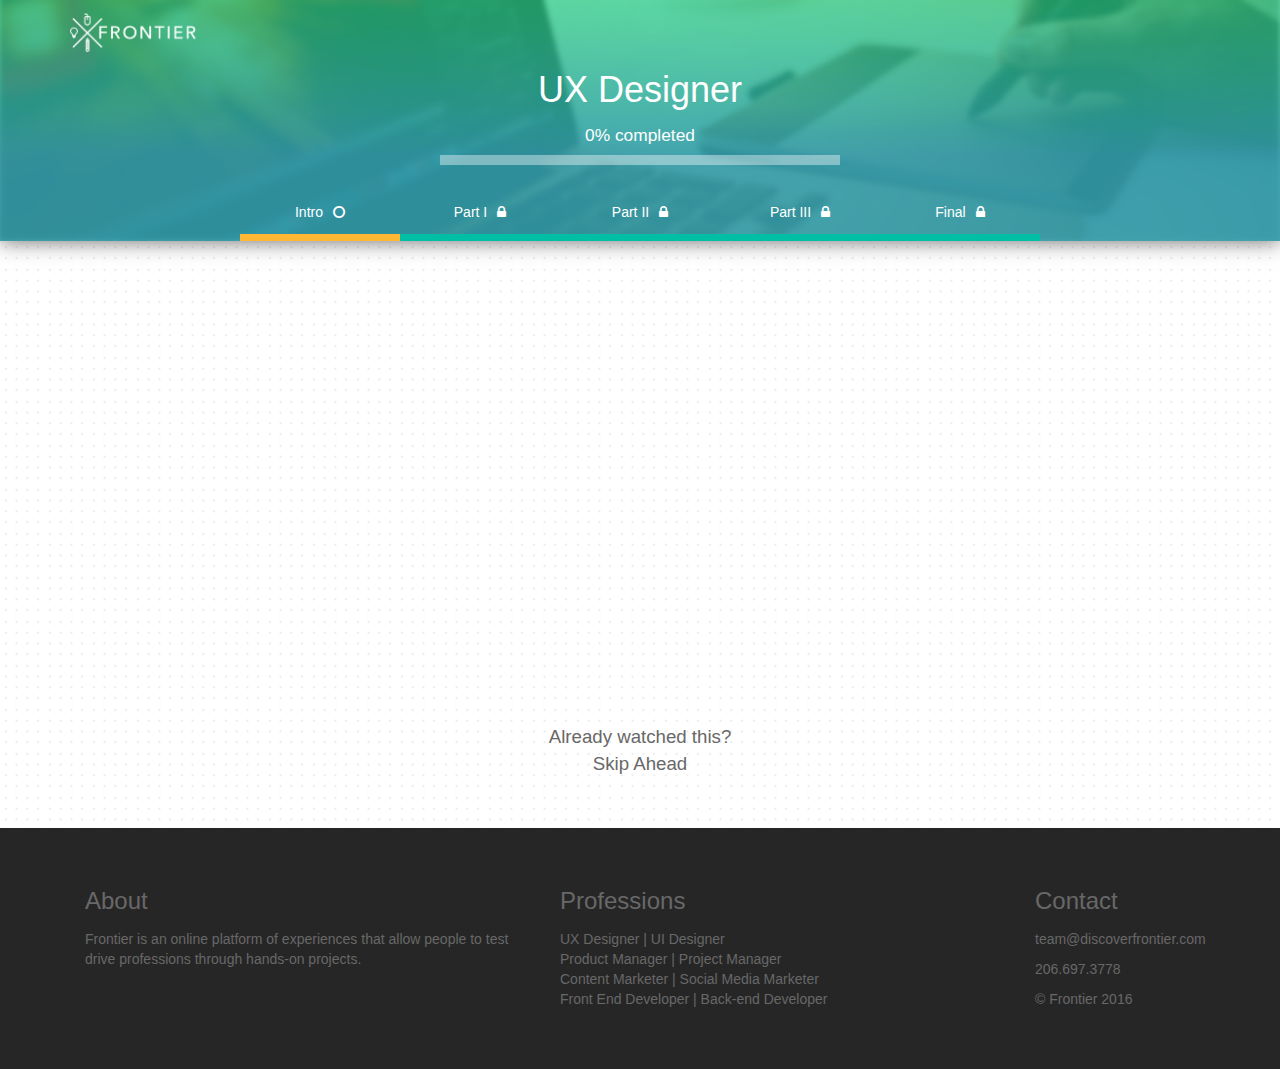
<file: ux/simulation/index.html>
<!DOCTYPE html>
<html>
	<head>
		<title>Frontier | UX Designer</title>
		<link rel="stylesheet" href="http://maxcdn.bootstrapcdn.com/font-awesome/4.3.0/css/font-awesome.min.css">
		<link rel="stylesheet" type="text/css" href="css/bootstrap.min.css">
		<link rel="stylesheet" type="text/css" href="css/style.css">
		<link rel="stylesheet" type="text/css" href="css/project.css">

		<script type="text/javascript" src="js/jquery-2.1.3.min.js"></script>

		<!-- start Mixpanel -->

		<script type="text/javascript">(function(e,a){if(!a.__SV){var b=window;try{var c,l,i,j=b.location,g=j.hash;c=function(a,b){return(l=a.match(RegExp(b+"=([^&]*)")))?l[1]:null};g&&c(g,"state")&&(i=JSON.parse(decodeURIComponent(c(g,"state"))),"mpeditor"===i.action&&(b.sessionStorage.setItem("_mpcehash",g),history.replaceState(i.desiredHash||"",e.title,j.pathname+j.search)))}catch(m){}var k,h;window.mixpanel=a;a._i=[];a.init=function(b,c,f){function e(b,a){var c=a.split(".");2==c.length&&(b=b[c[0]],a=c[1]);b[a]=function(){b.push([a].concat(Array.prototype.slice.call(arguments,
0)))}}var d=a;"undefined"!==typeof f?d=a[f]=[]:f="mixpanel";d.people=d.people||[];d.toString=function(b){var a="mixpanel";"mixpanel"!==f&&(a+="."+f);b||(a+=" (stub)");return a};d.people.toString=function(){return d.toString(1)+".people (stub)"};k="disable time_event track track_pageview track_links track_forms register register_once alias unregister identify name_tag set_config reset people.set people.set_once people.increment people.append people.union people.track_charge people.clear_charges people.delete_user".split(" ");
for(h=0;h<k.length;h++)e(d,k[h]);a._i.push([b,c,f])};a.__SV=1.2;b=e.createElement("script");b.type="text/javascript";b.async=!0;b.src="undefined"!==typeof MIXPANEL_CUSTOM_LIB_URL?MIXPANEL_CUSTOM_LIB_URL:"file:"===e.location.protocol&&"//cdn.mxpnl.com/libs/mixpanel-2-latest.min.js".match(/^\/\//)?"https://cdn.mxpnl.com/libs/mixpanel-2-latest.min.js":"//cdn.mxpnl.com/libs/mixpanel-2-latest.min.js";c=e.getElementsByTagName("script")[0];c.parentNode.insertBefore(b,c)}})(document,window.mixpanel||[]);
mixpanel.init("d6c8259e15ece52bce468de90119b0ad");</script>

	<!-- end Mixpanel -->

	<script src="http://www.parsecdn.com/js/parse-1.6.14.min.js"></script>
	
		<script type="text/javascript" src="js/bootstrap.min.js"></script>
		<script type="text/javascript" src="js/script.js"></script>
		
	</head>
	<body data-part="1-intro">
		
		<div class="loadingScreen">
			<div class="spinner">
				<div class="double-bounce1"></div>
				<div class="double-bounce2"></div>
			</div>
		</div>

		<div id="header">
			<div class="container">
				<div id="nav">
					<a href="../"><span class="logoText"><img src="img/logo_white.png"></span></a>
					<div class="clickable">
						
						<!-- <div class="profileNav">
							<div class="circular"></div>
						</div> -->
					</div>
					<!-- <span class="username clickable">Profile <i class="fa fa-caret-down"></i></span> -->
				</div>
			</div>
			<div class="headerContent">
				<h1>UX Designer</h1>
			</div>
			<p class="completionText">0% completed</p>
				<div class="completionBar">
					<div class="completionDone" style="width: 0%;"></div>
				</div>
			<div class="container">
				<div class="row">
					<div class="partMenu clickable">
						<div class="activePart">Intro<i class="fa fa-circle-o" aria-hidden="true"></i></div>
						<div>Part I<i class="fa fa-lock"></i></div>
						<div>Part II<i class="fa fa-lock"></i></div>
						<div>Part III<i class="fa fa-lock"></i></div>
						<div>Final<i class="fa fa-lock"></i></div>
					</div>
				</div>
			</div>
		</div>
		<!-- <div class="openingScreen">
			<img src="img/logo_black.png"><br>
			<div class="startButton">START</div>
		</div> -->
		<div class="coreContent">
			<div class="container">
				<div class="videoSection">
					<div class="videoHolder">

						<!-- <video id="coreVideo" width="770" height="440" controls>
						  <source src="img/intro.mp4" type="video/mp4">
						</video> -->

						<script src="http://fast.wistia.com/embed/medias/9njypg2y5x.jsonp" async></script><script src="http://fast.wistia.com/assets/external/E-v1.js" async></script><div id="core_sim_video" class="wistia_embed wistia_async_9njypg2y5x" style="height:433px;width:770px;display:inline-block;">&nbsp;</div>
						<br><span id="skipAhead">Already watched this? <div id="skipAheadLink">Skip Ahead</div></span>
					</div>
					<div class="vidInstructions">
						<div class="revealInitiate">
							<h1>Start Designing</h1>
							<p>Create your profile, get access to new simulations, and get personal feedback.</p>

							<input id="recipient-name" type="text" placeholder="Name"><br>
							<input id="recipient-email" type="text" placeholder="Email">
							<input id="recipient-password" type="password" placeholder="Password">
							<input id="recipient-password-confirm" type="password" placeholder="Re-enter Password">

							<div class="finishButton clickable" style="margin-top: 5px;">BEGIN</div>
						</div>
						
					</div>
				</div>
			</div>
		</div>
		
		<footer>
			<div class="container">
				<div class="col-md-5">
					<h3>About</h3>
					<p>Frontier is an online platform of experiences that allow people to test drive professions through hands-on projects<span id="logoutbackdoor">.</span></p>
				</div>
				<div class="col-md-5">
					<h3>Professions</h3>
					<p>UX Designer | UI Designer<br>Product Manager | Project Manager<br>Content Marketer | Social Media Marketer<br>Front End Developer | Back-end Developer</p>
				</div>
				<div class="col-md-2">
					<h3>Contact</h3>
					<p>team@discoverfrontier.com</p>
					<p>206.697.3778</p>
					<p>&#169; Frontier 2016</p>
				</div>
			</div>
		</footer>
		<script>
  (function(i,s,o,g,r,a,m){i['GoogleAnalyticsObject']=r;i[r]=i[r]||function(){
  (i[r].q=i[r].q||[]).push(arguments)},i[r].l=1*new Date();a=s.createElement(o),
  m=s.getElementsByTagName(o)[0];a.async=1;a.src=g;m.parentNode.insertBefore(a,m)
  })(window,document,'script','https://www.google-analytics.com/analytics.js','ga');

  ga('create', 'UA-82427877-2', 'auto');
  ga('send', 'pageview');

</script>
	</body>
</html>
</file>
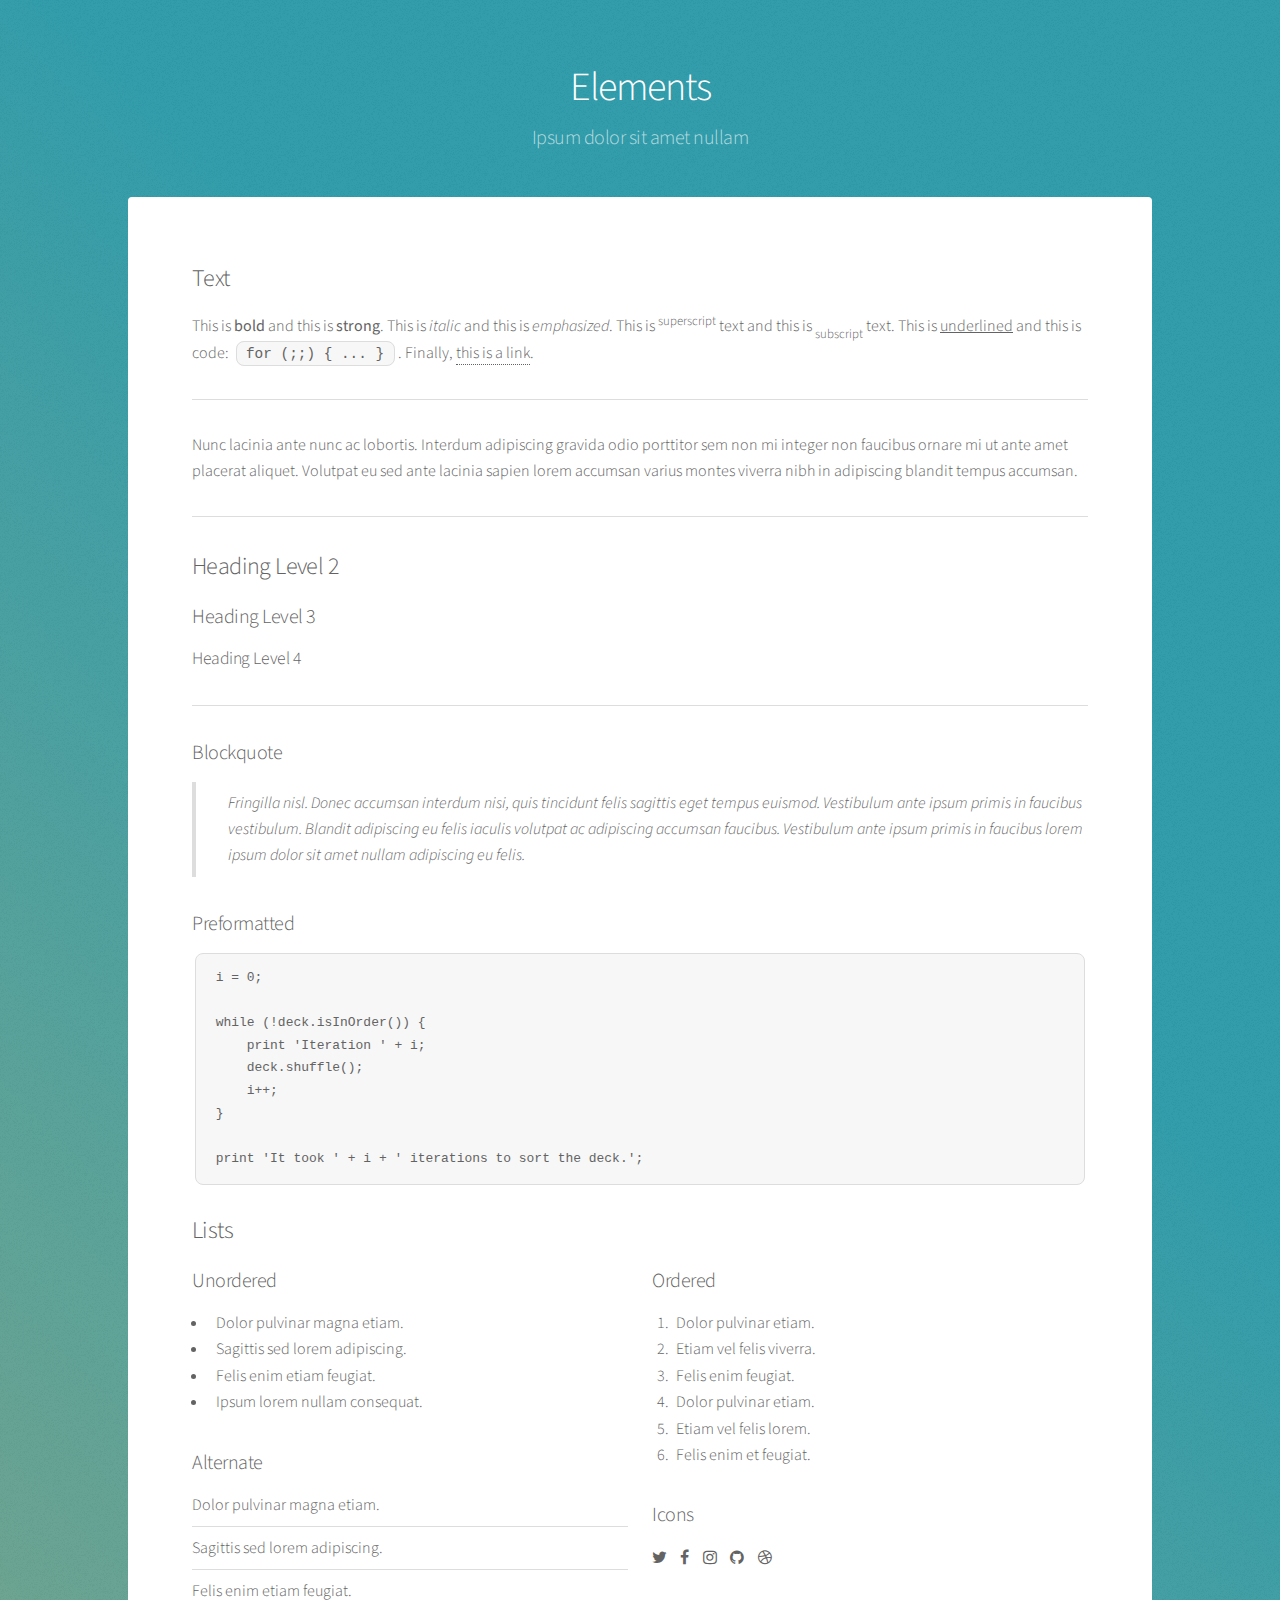
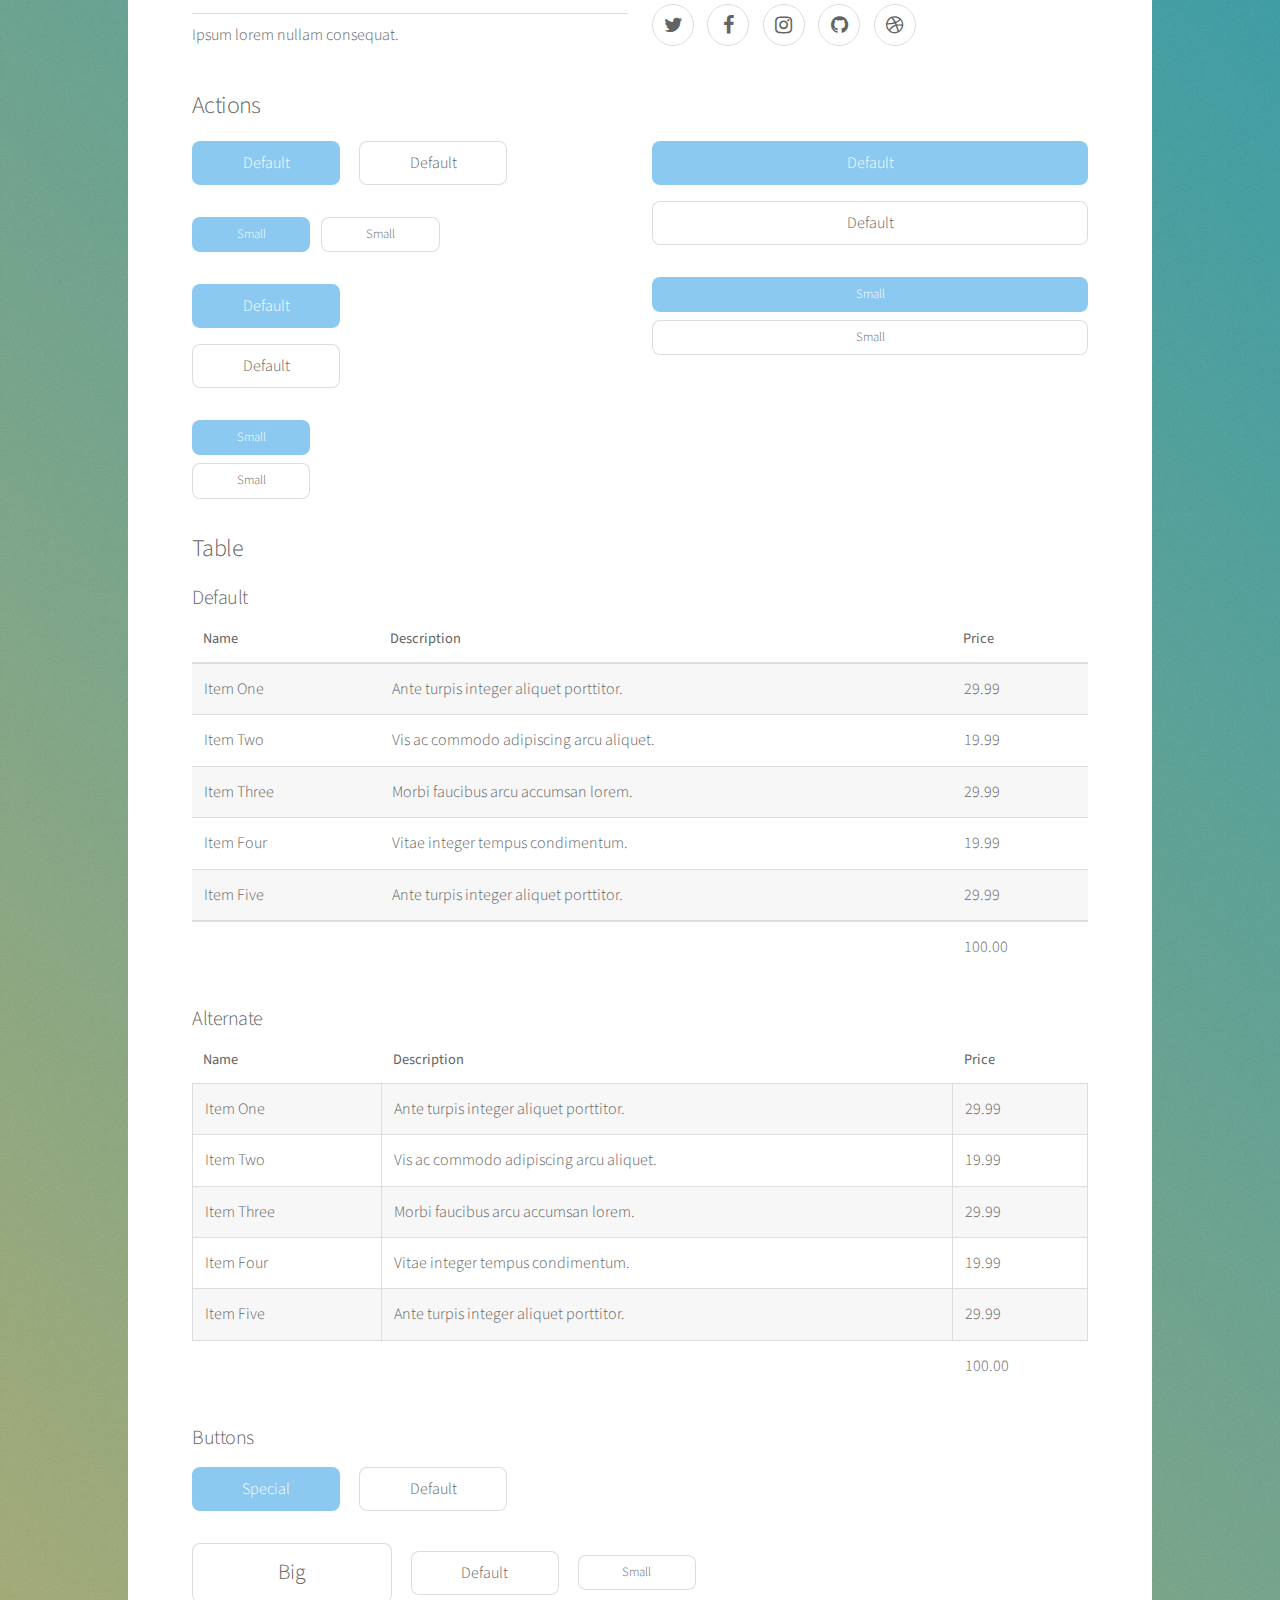
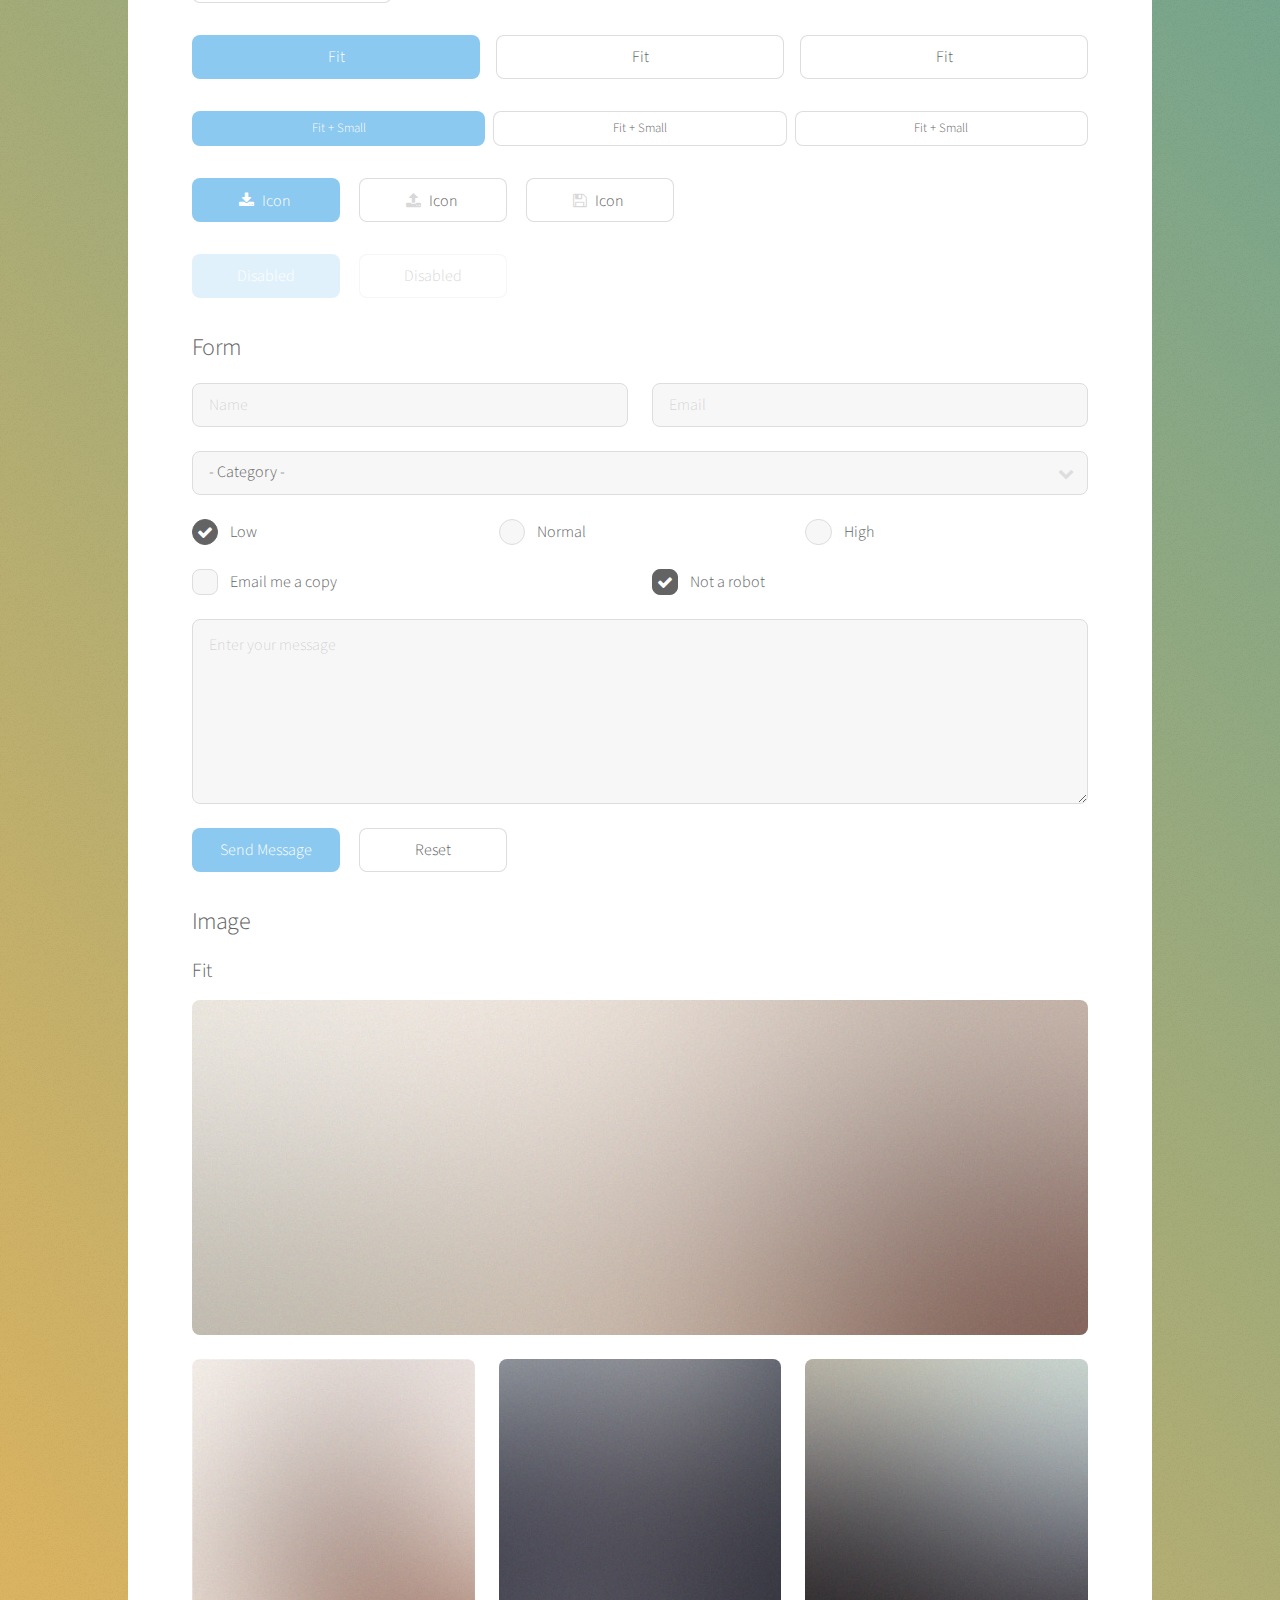
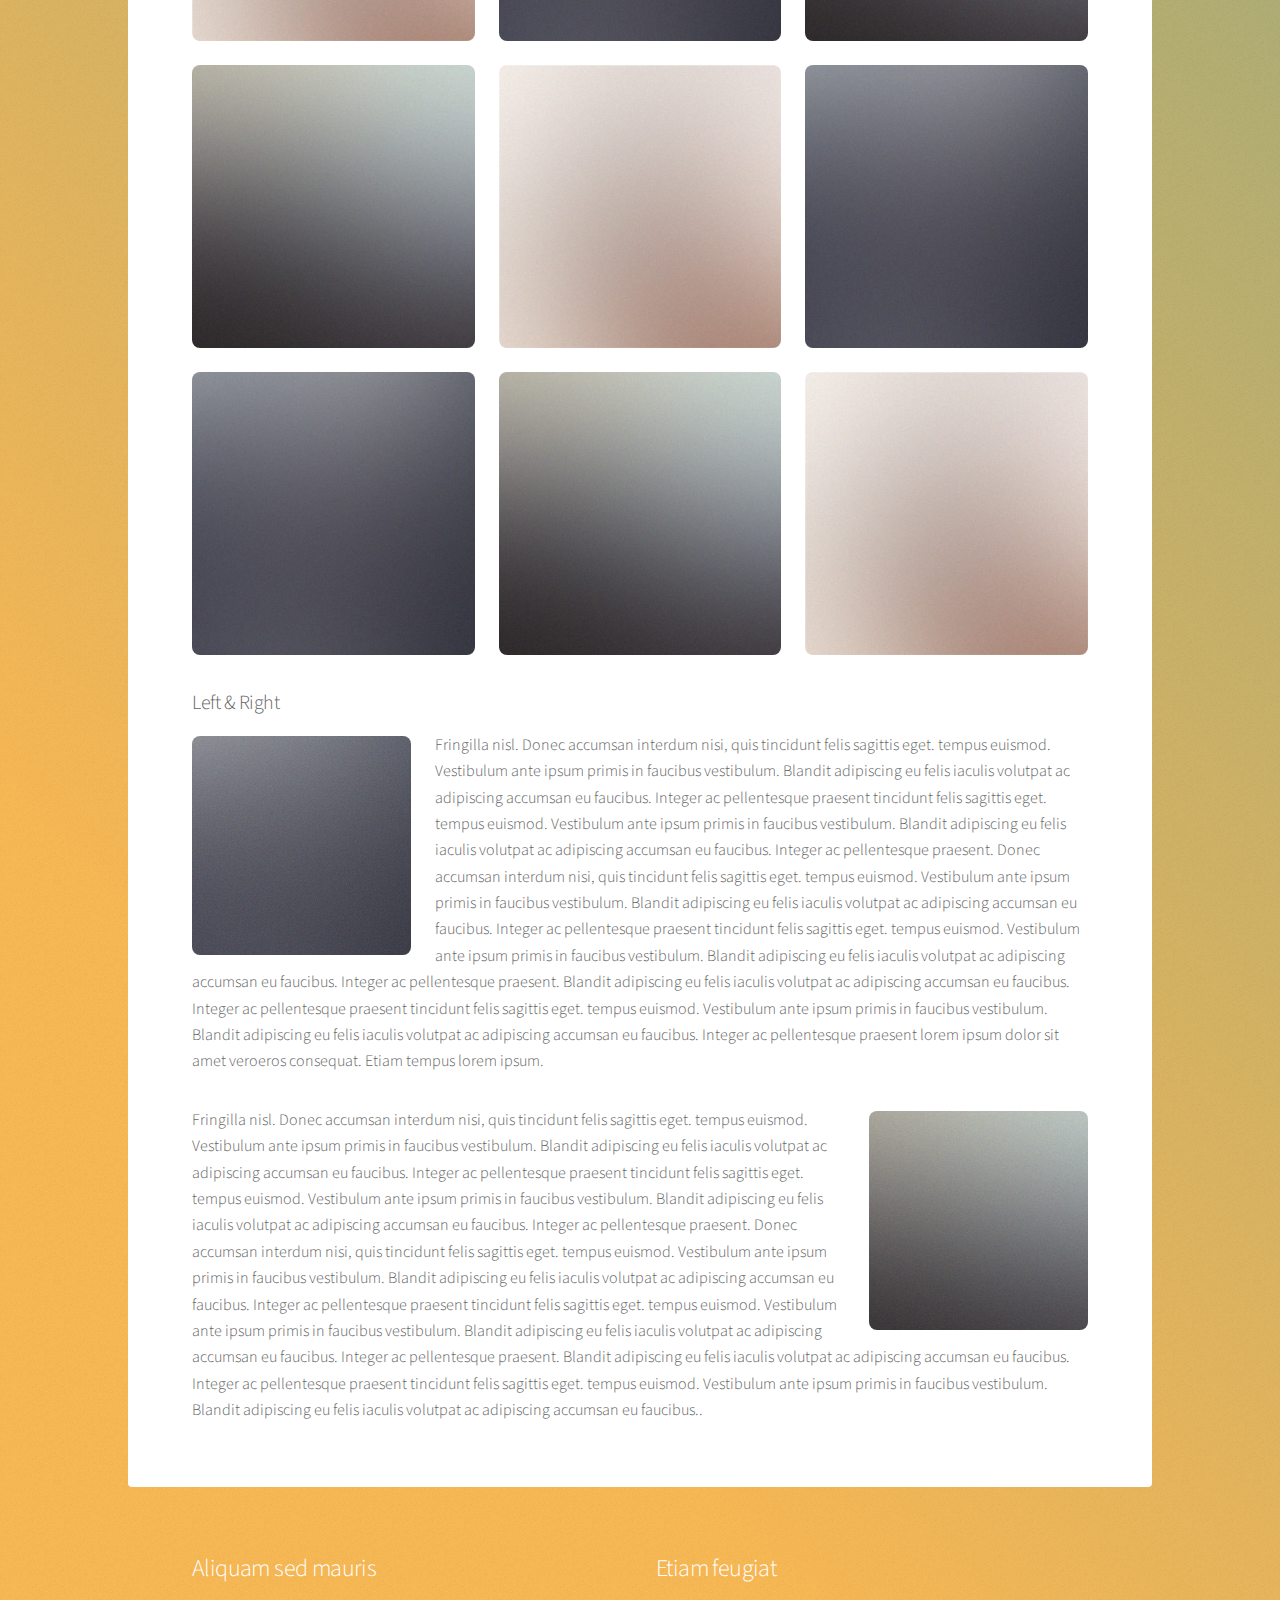
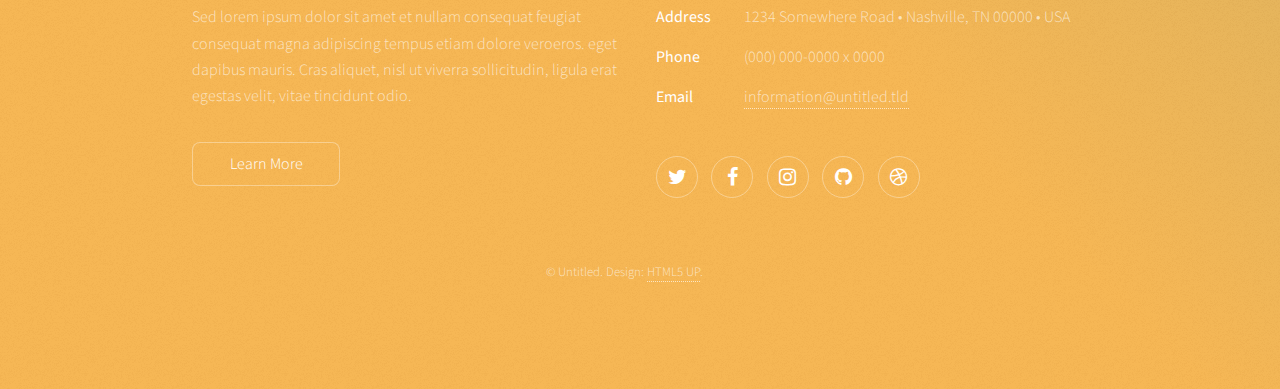
<file: mba_2/elements.html>
<!DOCTYPE HTML>
<!--
	Stellar by HTML5 UP
	html5up.net | @ajlkn
	Free for personal and commercial use under the CCA 3.0 license (html5up.net/license)
-->
<html>
	<head>
		<title>Elements - Stellar by HTML5 UP</title>
		<meta charset="utf-8" />
		<meta name="viewport" content="width=device-width, initial-scale=1" />
		<!--[if lte IE 8]><script src="assets/js/ie/html5shiv.js"></script><![endif]-->
		<link rel="stylesheet" href="assets/css/main.css" />
		<!--[if lte IE 9]><link rel="stylesheet" href="assets/css/ie9.css" /><![endif]-->
		<!--[if lte IE 8]><link rel="stylesheet" href="assets/css/ie8.css" /><![endif]-->
	</head>
	<body>

		<!-- Wrapper -->
			<div id="wrapper">

				<!-- Header -->
					<header id="header">
						<h1>Elements</h1>
						<p>Ipsum dolor sit amet nullam</p>
					</header>

				<!-- Main -->
					<div id="main">

						<!-- Content -->
							<section id="content" class="main">

								<!-- Text -->
									<section>
										<h2>Text</h2>
										<p>This is <b>bold</b> and this is <strong>strong</strong>. This is <i>italic</i> and this is <em>emphasized</em>.
										This is <sup>superscript</sup> text and this is <sub>subscript</sub> text.
										This is <u>underlined</u> and this is code: <code>for (;;) { ... }</code>. Finally, <a href="#">this is a link</a>.</p>
										<hr />
										<p>Nunc lacinia ante nunc ac lobortis. Interdum adipiscing gravida odio porttitor sem non mi integer non faucibus ornare mi ut ante amet placerat aliquet. Volutpat eu sed ante lacinia sapien lorem accumsan varius montes viverra nibh in adipiscing blandit tempus accumsan.</p>
										<hr />
										<h2>Heading Level 2</h2>
										<h3>Heading Level 3</h3>
										<h4>Heading Level 4</h4>
										<hr />
										<h3>Blockquote</h3>
										<blockquote>Fringilla nisl. Donec accumsan interdum nisi, quis tincidunt felis sagittis eget tempus euismod. Vestibulum ante ipsum primis in faucibus vestibulum. Blandit adipiscing eu felis iaculis volutpat ac adipiscing accumsan faucibus. Vestibulum ante ipsum primis in faucibus lorem ipsum dolor sit amet nullam adipiscing eu felis.</blockquote>
										<h3>Preformatted</h3>
										<pre><code>i = 0;

while (!deck.isInOrder()) {
    print 'Iteration ' + i;
    deck.shuffle();
    i++;
}

print 'It took ' + i + ' iterations to sort the deck.';</code></pre>
									</section>

								<!-- Lists -->
									<section>
										<h2>Lists</h2>
										<div class="row">
											<div class="6u 12u$(medium)">
												<h3>Unordered</h3>
												<ul>
													<li>Dolor pulvinar magna etiam.</li>
													<li>Sagittis sed lorem adipiscing.</li>
													<li>Felis enim etiam feugiat.</li>
													<li>Ipsum lorem nullam consequat.</li>
												</ul>
												<h3>Alternate</h3>
												<ul class="alt">
													<li>Dolor pulvinar magna etiam.</li>
													<li>Sagittis sed lorem adipiscing.</li>
													<li>Felis enim etiam feugiat.</li>
													<li>Ipsum lorem nullam consequat.</li>
												</ul>
											</div>
											<div class="6u$ 12u$(medium)">
												<h3>Ordered</h3>
												<ol>
													<li>Dolor pulvinar etiam.</li>
													<li>Etiam vel felis viverra.</li>
													<li>Felis enim feugiat.</li>
													<li>Dolor pulvinar etiam.</li>
													<li>Etiam vel felis lorem.</li>
													<li>Felis enim et feugiat.</li>
												</ol>
												<h3>Icons</h3>
												<ul class="icons">
													<li><a href="#" class="icon fa-twitter"><span class="label">Twitter</span></a></li>
													<li><a href="#" class="icon fa-facebook"><span class="label">Facebook</span></a></li>
													<li><a href="#" class="icon fa-instagram"><span class="label">Instagram</span></a></li>
													<li><a href="#" class="icon fa-github"><span class="label">GitHub</span></a></li>
													<li><a href="#" class="icon fa-dribbble"><span class="label">Dribbble</span></a></li>
												</ul>
												<ul class="icons">
													<li><a href="#" class="icon alt fa-twitter"><span class="label">Twitter</span></a></li>
													<li><a href="#" class="icon alt fa-facebook"><span class="label">Facebook</span></a></li>
													<li><a href="#" class="icon alt fa-instagram"><span class="label">Instagram</span></a></li>
													<li><a href="#" class="icon alt fa-github"><span class="label">GitHub</span></a></li>
													<li><a href="#" class="icon alt fa-dribbble"><span class="label">Dribbble</span></a></li>
												</ul>
											</div>
										</div>
										<h2>Actions</h2>
										<div class="row">
											<div class="6u 12u$(medium)">
												<ul class="actions">
													<li><a href="#" class="button special">Default</a></li>
													<li><a href="#" class="button">Default</a></li>
												</ul>
												<ul class="actions small">
													<li><a href="#" class="button special small">Small</a></li>
													<li><a href="#" class="button small">Small</a></li>
												</ul>
												<ul class="actions vertical">
													<li><a href="#" class="button special">Default</a></li>
													<li><a href="#" class="button">Default</a></li>
												</ul>
												<ul class="actions vertical small">
													<li><a href="#" class="button special small">Small</a></li>
													<li><a href="#" class="button small">Small</a></li>
												</ul>
											</div>
											<div class="6u 12u$(medium)">
												<ul class="actions vertical">
													<li><a href="#" class="button special fit">Default</a></li>
													<li><a href="#" class="button fit">Default</a></li>
												</ul>
												<ul class="actions vertical small">
													<li><a href="#" class="button special small fit">Small</a></li>
													<li><a href="#" class="button small fit">Small</a></li>
												</ul>
											</div>
										</div>
									</section>

								<!-- Table -->
									<section>
										<h2>Table</h2>
										<h3>Default</h3>
										<div class="table-wrapper">
											<table>
												<thead>
													<tr>
														<th>Name</th>
														<th>Description</th>
														<th>Price</th>
													</tr>
												</thead>
												<tbody>
													<tr>
														<td>Item One</td>
														<td>Ante turpis integer aliquet porttitor.</td>
														<td>29.99</td>
													</tr>
													<tr>
														<td>Item Two</td>
														<td>Vis ac commodo adipiscing arcu aliquet.</td>
														<td>19.99</td>
													</tr>
													<tr>
														<td>Item Three</td>
														<td> Morbi faucibus arcu accumsan lorem.</td>
														<td>29.99</td>
													</tr>
													<tr>
														<td>Item Four</td>
														<td>Vitae integer tempus condimentum.</td>
														<td>19.99</td>
													</tr>
													<tr>
														<td>Item Five</td>
														<td>Ante turpis integer aliquet porttitor.</td>
														<td>29.99</td>
													</tr>
												</tbody>
												<tfoot>
													<tr>
														<td colspan="2"></td>
														<td>100.00</td>
													</tr>
												</tfoot>
											</table>
										</div>

										<h3>Alternate</h3>
										<div class="table-wrapper">
											<table class="alt">
												<thead>
													<tr>
														<th>Name</th>
														<th>Description</th>
														<th>Price</th>
													</tr>
												</thead>
												<tbody>
													<tr>
														<td>Item One</td>
														<td>Ante turpis integer aliquet porttitor.</td>
														<td>29.99</td>
													</tr>
													<tr>
														<td>Item Two</td>
														<td>Vis ac commodo adipiscing arcu aliquet.</td>
														<td>19.99</td>
													</tr>
													<tr>
														<td>Item Three</td>
														<td> Morbi faucibus arcu accumsan lorem.</td>
														<td>29.99</td>
													</tr>
													<tr>
														<td>Item Four</td>
														<td>Vitae integer tempus condimentum.</td>
														<td>19.99</td>
													</tr>
													<tr>
														<td>Item Five</td>
														<td>Ante turpis integer aliquet porttitor.</td>
														<td>29.99</td>
													</tr>
												</tbody>
												<tfoot>
													<tr>
														<td colspan="2"></td>
														<td>100.00</td>
													</tr>
												</tfoot>
											</table>
										</div>
									</section>

								<!-- Buttons -->
									<section>
										<h3>Buttons</h3>
										<ul class="actions">
											<li><a href="#" class="button special">Special</a></li>
											<li><a href="#" class="button">Default</a></li>
										</ul>
										<ul class="actions">
											<li><a href="#" class="button big">Big</a></li>
											<li><a href="#" class="button">Default</a></li>
											<li><a href="#" class="button small">Small</a></li>
										</ul>
										<ul class="actions fit">
											<li><a href="#" class="button special fit">Fit</a></li>
											<li><a href="#" class="button fit">Fit</a></li>
											<li><a href="#" class="button fit">Fit</a></li>
										</ul>
										<ul class="actions fit small">
											<li><a href="#" class="button special fit small">Fit + Small</a></li>
											<li><a href="#" class="button fit small">Fit + Small</a></li>
											<li><a href="#" class="button fit small">Fit + Small</a></li>
										</ul>
										<ul class="actions">
											<li><a href="#" class="button special icon fa-download">Icon</a></li>
											<li><a href="#" class="button icon fa-upload">Icon</a></li>
											<li><a href="#" class="button icon fa-save">Icon</a></li>
										</ul>
										<ul class="actions">
											<li><span class="button special disabled">Disabled</span></li>
											<li><span class="button disabled">Disabled</span></li>
										</ul>
									</section>

								<!-- Form -->
									<section>
										<h2>Form</h2>
										<form method="post" action="#">
											<div class="row uniform">
												<div class="6u 12u$(xsmall)">
													<input type="text" name="demo-name" id="demo-name" value="" placeholder="Name" />
												</div>
												<div class="6u$ 12u$(xsmall)">
													<input type="email" name="demo-email" id="demo-email" value="" placeholder="Email" />
												</div>
												<div class="12u$">
													<div class="select-wrapper">
														<select name="demo-category" id="demo-category">
															<option value="">- Category -</option>
															<option value="1">Manufacturing</option>
															<option value="1">Shipping</option>
															<option value="1">Administration</option>
															<option value="1">Human Resources</option>
														</select>
													</div>
												</div>
												<div class="4u 12u$(small)">
													<input type="radio" id="demo-priority-low" name="demo-priority" checked>
													<label for="demo-priority-low">Low</label>
												</div>
												<div class="4u 12u$(small)">
													<input type="radio" id="demo-priority-normal" name="demo-priority">
													<label for="demo-priority-normal">Normal</label>
												</div>
												<div class="4u$ 12u$(small)">
													<input type="radio" id="demo-priority-high" name="demo-priority">
													<label for="demo-priority-high">High</label>
												</div>
												<div class="6u 12u$(small)">
													<input type="checkbox" id="demo-copy" name="demo-copy">
													<label for="demo-copy">Email me a copy</label>
												</div>
												<div class="6u$ 12u$(small)">
													<input type="checkbox" id="demo-human" name="demo-human" checked>
													<label for="demo-human">Not a robot</label>
												</div>
												<div class="12u$">
													<textarea name="demo-message" id="demo-message" placeholder="Enter your message" rows="6"></textarea>
												</div>
												<div class="12u$">
													<ul class="actions">
														<li><input type="submit" value="Send Message" class="special" /></li>
														<li><input type="reset" value="Reset" /></li>
													</ul>
												</div>
											</div>
										</form>
									</section>

								<!-- Image -->
									<section>
										<h2>Image</h2>
										<h3>Fit</h3>
										<div class="box alt">
											<div class="row uniform">
												<div class="12u$"><span class="image fit"><img src="images/pic04.jpg" alt="" /></span></div>
												<div class="4u"><span class="image fit"><img src="images/pic01.jpg" alt="" /></span></div>
												<div class="4u"><span class="image fit"><img src="images/pic02.jpg" alt="" /></span></div>
												<div class="4u$"><span class="image fit"><img src="images/pic03.jpg" alt="" /></span></div>
												<div class="4u"><span class="image fit"><img src="images/pic03.jpg" alt="" /></span></div>
												<div class="4u"><span class="image fit"><img src="images/pic01.jpg" alt="" /></span></div>
												<div class="4u$"><span class="image fit"><img src="images/pic02.jpg" alt="" /></span></div>
												<div class="4u"><span class="image fit"><img src="images/pic02.jpg" alt="" /></span></div>
												<div class="4u"><span class="image fit"><img src="images/pic03.jpg" alt="" /></span></div>
												<div class="4u$"><span class="image fit"><img src="images/pic01.jpg" alt="" /></span></div>
											</div>
										</div>
										<h3>Left &amp; Right</h3>
										<p><span class="image left"><img src="images/pic05.jpg" alt="" /></span>Fringilla nisl. Donec accumsan interdum nisi, quis tincidunt felis sagittis eget. tempus euismod. Vestibulum ante ipsum primis in faucibus vestibulum. Blandit adipiscing eu felis iaculis volutpat ac adipiscing accumsan eu faucibus. Integer ac pellentesque praesent tincidunt felis sagittis eget. tempus euismod. Vestibulum ante ipsum primis in faucibus vestibulum. Blandit adipiscing eu felis iaculis volutpat ac adipiscing accumsan eu faucibus. Integer ac pellentesque praesent. Donec accumsan interdum nisi, quis tincidunt felis sagittis eget. tempus euismod. Vestibulum ante ipsum primis in faucibus vestibulum. Blandit adipiscing eu felis iaculis volutpat ac adipiscing accumsan eu faucibus. Integer ac pellentesque praesent tincidunt felis sagittis eget. tempus euismod. Vestibulum ante ipsum primis in faucibus vestibulum. Blandit adipiscing eu felis iaculis volutpat ac adipiscing accumsan eu faucibus. Integer ac pellentesque praesent. Blandit adipiscing eu felis iaculis volutpat ac adipiscing accumsan eu faucibus. Integer ac pellentesque praesent tincidunt felis sagittis eget. tempus euismod. Vestibulum ante ipsum primis in faucibus vestibulum. Blandit adipiscing eu felis iaculis volutpat ac adipiscing accumsan eu faucibus. Integer ac pellentesque praesent lorem ipsum dolor sit amet veroeros consequat. Etiam tempus lorem ipsum.</p>
										<p><span class="image right"><img src="images/pic06.jpg" alt="" /></span>Fringilla nisl. Donec accumsan interdum nisi, quis tincidunt felis sagittis eget. tempus euismod. Vestibulum ante ipsum primis in faucibus vestibulum. Blandit adipiscing eu felis iaculis volutpat ac adipiscing accumsan eu faucibus. Integer ac pellentesque praesent tincidunt felis sagittis eget. tempus euismod. Vestibulum ante ipsum primis in faucibus vestibulum. Blandit adipiscing eu felis iaculis volutpat ac adipiscing accumsan eu faucibus. Integer ac pellentesque praesent. Donec accumsan interdum nisi, quis tincidunt felis sagittis eget. tempus euismod. Vestibulum ante ipsum primis in faucibus vestibulum. Blandit adipiscing eu felis iaculis volutpat ac adipiscing accumsan eu faucibus. Integer ac pellentesque praesent tincidunt felis sagittis eget. tempus euismod. Vestibulum ante ipsum primis in faucibus vestibulum. Blandit adipiscing eu felis iaculis volutpat ac adipiscing accumsan eu faucibus. Integer ac pellentesque praesent. Blandit adipiscing eu felis iaculis volutpat ac adipiscing accumsan eu faucibus. Integer ac pellentesque praesent tincidunt felis sagittis eget. tempus euismod. Vestibulum ante ipsum primis in faucibus vestibulum. Blandit adipiscing eu felis iaculis volutpat ac adipiscing accumsan eu faucibus..</p>
									</section>

							</section>

					</div>

				<!-- Footer -->
					<footer id="footer">
						<section>
							<h2>Aliquam sed mauris</h2>
							<p>Sed lorem ipsum dolor sit amet et nullam consequat feugiat consequat magna adipiscing tempus etiam dolore veroeros. eget dapibus mauris. Cras aliquet, nisl ut viverra sollicitudin, ligula erat egestas velit, vitae tincidunt odio.</p>
							<ul class="actions">
								<li><a href="#" class="button">Learn More</a></li>
							</ul>
						</section>
						<section>
							<h2>Etiam feugiat</h2>
							<dl class="alt">
								<dt>Address</dt>
								<dd>1234 Somewhere Road &bull; Nashville, TN 00000 &bull; USA</dd>
								<dt>Phone</dt>
								<dd>(000) 000-0000 x 0000</dd>
								<dt>Email</dt>
								<dd><a href="#">information@untitled.tld</a></dd>
							</dl>
							<ul class="icons">
								<li><a href="#" class="icon fa-twitter alt"><span class="label">Twitter</span></a></li>
								<li><a href="#" class="icon fa-facebook alt"><span class="label">Facebook</span></a></li>
								<li><a href="#" class="icon fa-instagram alt"><span class="label">Instagram</span></a></li>
								<li><a href="#" class="icon fa-github alt"><span class="label">GitHub</span></a></li>
								<li><a href="#" class="icon fa-dribbble alt"><span class="label">Dribbble</span></a></li>
							</ul>
						</section>
						<p class="copyright">&copy; Untitled. Design: <a href="https://html5up.net">HTML5 UP</a>.</p>
					</footer>

			</div>

		<!-- Scripts -->
			<script src="assets/js/jquery.min.js"></script>
			<script src="assets/js/jquery.scrollex.min.js"></script>
			<script src="assets/js/jquery.scrolly.min.js"></script>
			<script src="assets/js/skel.min.js"></script>
			<script src="assets/js/util.js"></script>
			<!--[if lte IE 8]><script src="assets/js/ie/respond.min.js"></script><![endif]-->
			<script src="assets/js/main.js"></script>

	</body>
</html>
</file>
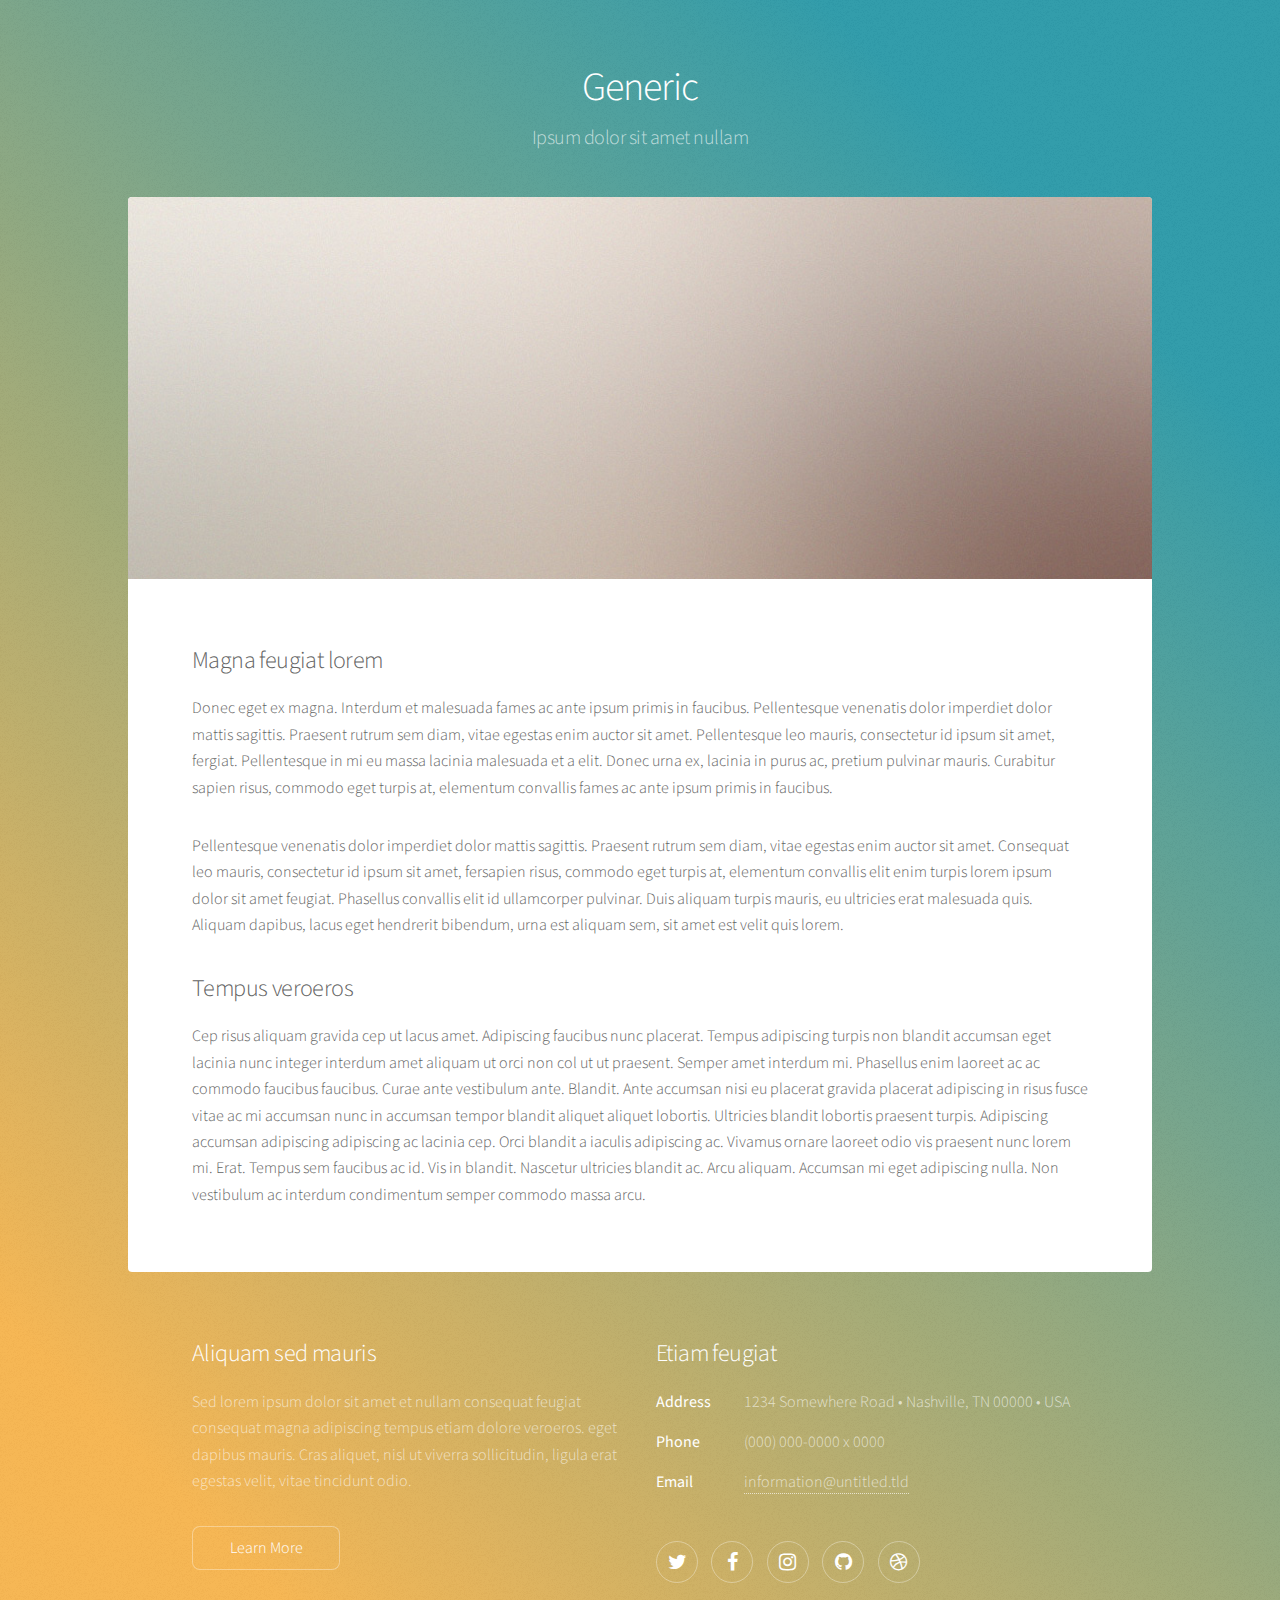
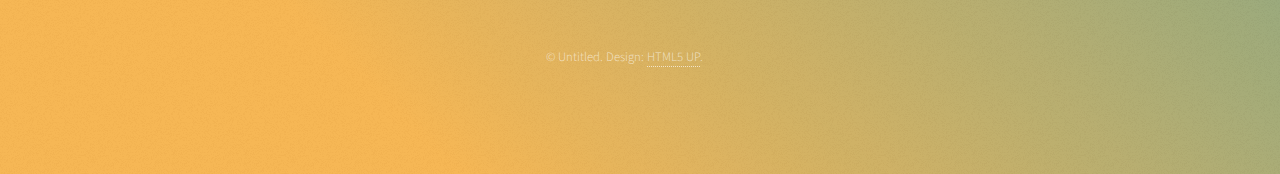
<file: mba_2/generic.html>
<!DOCTYPE HTML>
<!--
	Stellar by HTML5 UP
	html5up.net | @ajlkn
	Free for personal and commercial use under the CCA 3.0 license (html5up.net/license)
-->
<html>
	<head>
		<title>Generic - Stellar by HTML5 UP</title>
		<meta charset="utf-8" />
		<meta name="viewport" content="width=device-width, initial-scale=1" />
		<!--[if lte IE 8]><script src="assets/js/ie/html5shiv.js"></script><![endif]-->
		<link rel="stylesheet" href="assets/css/main.css" />
		<!--[if lte IE 9]><link rel="stylesheet" href="assets/css/ie9.css" /><![endif]-->
		<!--[if lte IE 8]><link rel="stylesheet" href="assets/css/ie8.css" /><![endif]-->
	</head>
	<body>

		<!-- Wrapper -->
			<div id="wrapper">

				<!-- Header -->
					<header id="header">
						<h1>Generic</h1>
						<p>Ipsum dolor sit amet nullam</p>
					</header>

				<!-- Main -->
					<div id="main">

						<!-- Content -->
							<section id="content" class="main">
								<span class="image main"><img src="images/pic04.jpg" alt="" /></span>
								<h2>Magna feugiat lorem</h2>
								<p>Donec eget ex magna. Interdum et malesuada fames ac ante ipsum primis in faucibus. Pellentesque venenatis dolor imperdiet dolor mattis sagittis. Praesent rutrum sem diam, vitae egestas enim auctor sit amet. Pellentesque leo mauris, consectetur id ipsum sit amet, fergiat. Pellentesque in mi eu massa lacinia malesuada et a elit. Donec urna ex, lacinia in purus ac, pretium pulvinar mauris. Curabitur sapien risus, commodo eget turpis at, elementum convallis fames ac ante ipsum primis in faucibus.</p>
								<p>Pellentesque venenatis dolor imperdiet dolor mattis sagittis. Praesent rutrum sem diam, vitae egestas enim auctor sit amet. Consequat leo mauris, consectetur id ipsum sit amet, fersapien risus, commodo eget turpis at, elementum convallis elit enim turpis lorem ipsum dolor sit amet feugiat. Phasellus convallis elit id ullamcorper pulvinar. Duis aliquam turpis mauris, eu ultricies erat malesuada quis. Aliquam dapibus, lacus eget hendrerit bibendum, urna est aliquam sem, sit amet est velit quis lorem.</p>
								<h2>Tempus veroeros</h2>
								<p>Cep risus aliquam gravida cep ut lacus amet. Adipiscing faucibus nunc placerat. Tempus adipiscing turpis non blandit accumsan eget lacinia nunc integer interdum amet aliquam ut orci non col ut ut praesent. Semper amet interdum mi. Phasellus enim laoreet ac ac commodo faucibus faucibus. Curae ante vestibulum ante. Blandit. Ante accumsan nisi eu placerat gravida placerat adipiscing in risus fusce vitae ac mi accumsan nunc in accumsan tempor blandit aliquet aliquet lobortis. Ultricies blandit lobortis praesent turpis. Adipiscing accumsan adipiscing adipiscing ac lacinia cep. Orci blandit a iaculis adipiscing ac. Vivamus ornare laoreet odio vis praesent nunc lorem mi. Erat. Tempus sem faucibus ac id. Vis in blandit. Nascetur ultricies blandit ac. Arcu aliquam. Accumsan mi eget adipiscing nulla. Non vestibulum ac interdum condimentum semper commodo massa arcu.</p>
							</section>

					</div>

				<!-- Footer -->
					<footer id="footer">
						<section>
							<h2>Aliquam sed mauris</h2>
							<p>Sed lorem ipsum dolor sit amet et nullam consequat feugiat consequat magna adipiscing tempus etiam dolore veroeros. eget dapibus mauris. Cras aliquet, nisl ut viverra sollicitudin, ligula erat egestas velit, vitae tincidunt odio.</p>
							<ul class="actions">
								<li><a href="#" class="button">Learn More</a></li>
							</ul>
						</section>
						<section>
							<h2>Etiam feugiat</h2>
							<dl class="alt">
								<dt>Address</dt>
								<dd>1234 Somewhere Road &bull; Nashville, TN 00000 &bull; USA</dd>
								<dt>Phone</dt>
								<dd>(000) 000-0000 x 0000</dd>
								<dt>Email</dt>
								<dd><a href="#">information@untitled.tld</a></dd>
							</dl>
							<ul class="icons">
								<li><a href="#" class="icon fa-twitter alt"><span class="label">Twitter</span></a></li>
								<li><a href="#" class="icon fa-facebook alt"><span class="label">Facebook</span></a></li>
								<li><a href="#" class="icon fa-instagram alt"><span class="label">Instagram</span></a></li>
								<li><a href="#" class="icon fa-github alt"><span class="label">GitHub</span></a></li>
								<li><a href="#" class="icon fa-dribbble alt"><span class="label">Dribbble</span></a></li>
							</ul>
						</section>
						<p class="copyright">&copy; Untitled. Design: <a href="https://html5up.net">HTML5 UP</a>.</p>
					</footer>

			</div>

		<!-- Scripts -->
			<script src="assets/js/jquery.min.js"></script>
			<script src="assets/js/jquery.scrollex.min.js"></script>
			<script src="assets/js/jquery.scrolly.min.js"></script>
			<script src="assets/js/skel.min.js"></script>
			<script src="assets/js/util.js"></script>
			<!--[if lte IE 8]><script src="assets/js/ie/respond.min.js"></script><![endif]-->
			<script src="assets/js/main.js"></script>

	</body>
</html>
</file>
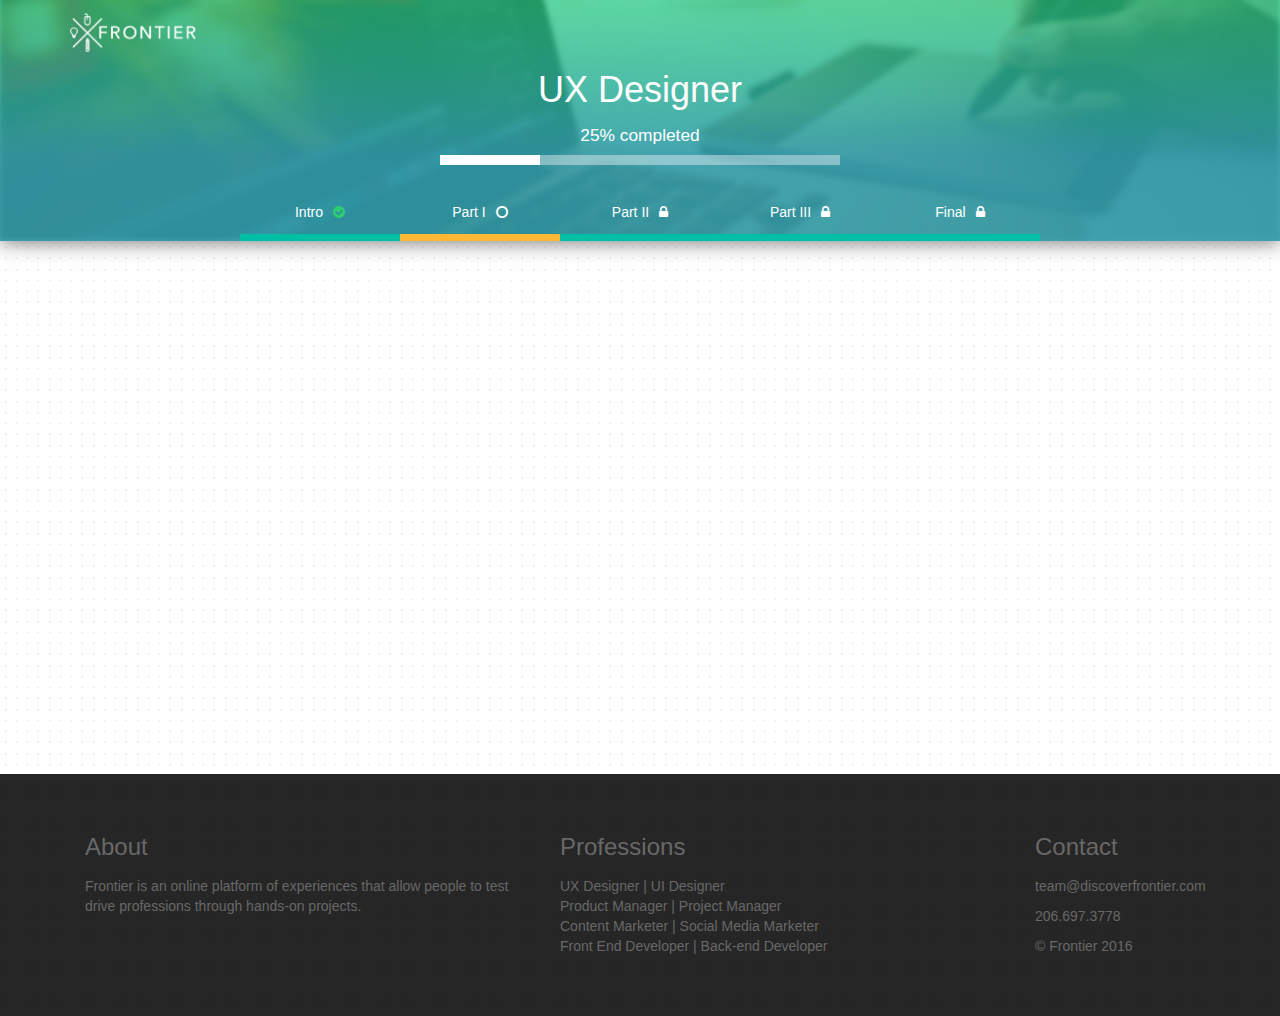
<file: ux/simulation/p2.html>
<!DOCTYPE html>
<html>
	<head>
		<title>Frontier | UX Designer</title>
		<link rel="stylesheet" href="http://maxcdn.bootstrapcdn.com/font-awesome/4.3.0/css/font-awesome.min.css">
		<link rel="stylesheet" type="text/css" href="css/bootstrap.min.css">
		<link rel="stylesheet" type="text/css" href="css/style.css">
		<link rel="stylesheet" type="text/css" href="css/project.css">
		<script type="text/javascript" src="js/jquery-2.1.3.min.js"></script>
		<script type="text/javascript" src="js/bootstrap.min.js"></script>

		<!-- start Mixpanel -->

		<script type="text/javascript">(function(e,a){if(!a.__SV){var b=window;try{var c,l,i,j=b.location,g=j.hash;c=function(a,b){return(l=a.match(RegExp(b+"=([^&]*)")))?l[1]:null};g&&c(g,"state")&&(i=JSON.parse(decodeURIComponent(c(g,"state"))),"mpeditor"===i.action&&(b.sessionStorage.setItem("_mpcehash",g),history.replaceState(i.desiredHash||"",e.title,j.pathname+j.search)))}catch(m){}var k,h;window.mixpanel=a;a._i=[];a.init=function(b,c,f){function e(b,a){var c=a.split(".");2==c.length&&(b=b[c[0]],a=c[1]);b[a]=function(){b.push([a].concat(Array.prototype.slice.call(arguments,
0)))}}var d=a;"undefined"!==typeof f?d=a[f]=[]:f="mixpanel";d.people=d.people||[];d.toString=function(b){var a="mixpanel";"mixpanel"!==f&&(a+="."+f);b||(a+=" (stub)");return a};d.people.toString=function(){return d.toString(1)+".people (stub)"};k="disable time_event track track_pageview track_links track_forms register register_once alias unregister identify name_tag set_config reset people.set people.set_once people.increment people.append people.union people.track_charge people.clear_charges people.delete_user".split(" ");
for(h=0;h<k.length;h++)e(d,k[h]);a._i.push([b,c,f])};a.__SV=1.2;b=e.createElement("script");b.type="text/javascript";b.async=!0;b.src="undefined"!==typeof MIXPANEL_CUSTOM_LIB_URL?MIXPANEL_CUSTOM_LIB_URL:"file:"===e.location.protocol&&"//cdn.mxpnl.com/libs/mixpanel-2-latest.min.js".match(/^\/\//)?"https://cdn.mxpnl.com/libs/mixpanel-2-latest.min.js":"//cdn.mxpnl.com/libs/mixpanel-2-latest.min.js";c=e.getElementsByTagName("script")[0];c.parentNode.insertBefore(b,c)}})(document,window.mixpanel||[]);
mixpanel.init("d6c8259e15ece52bce468de90119b0ad");</script>

	<!-- end Mixpanel -->

	<script src="http://www.parsecdn.com/js/parse-1.6.14.min.js"></script>

		<script type="text/javascript" src="js/script.js"></script>

	</head>
	<body data-part="2-personas">
		<div id="header">
			<div class="container">
				<div id="nav">
					<a href="../"><span class="logoText"><img src="img/logo_white.png"></span></a>
					<div class="clickable">
						
						<!-- <div class="profileNav">
							<div class="circular"></div>
						</div> -->
					</div>
					
				</div>
			</div>
			<div class="headerContent">
				<h1>UX Designer</h1>
			</div>
			<p class="completionText">25% completed</p>
				<div class="completionBar">
					<div class="completionDone" style="width: 25%;"></div>
				</div>
			<div class="container">
				<div class="row">
					<div class="partMenu clickable">
						<a href="index.html"><div>Intro<i class="fa fa-check-circle"></i></div></a>
						<div class="activePart">Part I<i class="fa fa-circle-o" aria-hidden="true"></i></div>
						<div>Part II<i class="fa fa-lock"></i></div>
						<div>Part III<i class="fa fa-lock"></i></div>
						<div>Final<i class="fa fa-lock"></i></div>

					</div>
				</div>
			</div>
		</div>
		<div class="coreContent">
			<div class="container">
				<div class="videoSection">
					<div class="videoHolder">

						<script src="http://fast.wistia.com/embed/medias/jpo6l559u4.jsonp" async></script><script src="http://fast.wistia.com/assets/external/E-v1.js" async></script><div id="core_sim_video" class="wistia_embed wistia_async_jpo6l559u4" style="height:433px;width:770px;display:inline-block;">&nbsp;</div>		
					</div>

					<div class="vidInstructions">
						<div class="revealInitiate">
							<h1>Watch <b>Full Screen</b></h1>
							<p>Finished the video?</p>
							<div class="revealButton clickable">Show Task</div>
						</div>
						<div class="taskWork">
							<h4>TASK</h4>
							<h2>Create two <span class="emph">user personas</span> for LocalVents</h2>
							<p>Think through attributes such as <i>educational background, work, age, goals/motivations, hobbies, personality traits,</i> etc.</p>
							<p class="materialsInstruction">Use a pen & paper or</p>
							<a href="persona_template.pdf" target='_blank'><div class="useTempButton clickable">Use Template</div></a>
							<div class="seperatorLine"></div>
							<a href="p3.html"><div class="finishButton clickable">DONE <i class="fa fa-angle-double-right" aria-hidden="true"></i></div></a>
						</div>
						
					</div>
				</div>
			</div>
		</div>
		
		<footer>
			<div class="container">
				<div class="col-md-5">
					<h3>About</h3>
					<p>Frontier is an online platform of experiences that allow people to test drive professions through hands-on projects<span id="logoutbackdoor">.</span></p>
				</div>
				<div class="col-md-5">
					<h3>Professions</h3>
					<p>UX Designer | UI Designer<br>Product Manager | Project Manager<br>Content Marketer | Social Media Marketer<br>Front End Developer | Back-end Developer</p>
				</div>
				<div class="col-md-2">
					<h3>Contact</h3>
					<p>team@discoverfrontier.com</p>
					<p>206.697.3778</p>
					<p>&#169; Frontier 2016</p>
				</div>
			</div>
		</footer>
		<script>
  (function(i,s,o,g,r,a,m){i['GoogleAnalyticsObject']=r;i[r]=i[r]||function(){
  (i[r].q=i[r].q||[]).push(arguments)},i[r].l=1*new Date();a=s.createElement(o),
  m=s.getElementsByTagName(o)[0];a.async=1;a.src=g;m.parentNode.insertBefore(a,m)
  })(window,document,'script','https://www.google-analytics.com/analytics.js','ga');

  ga('create', 'UA-82427877-2', 'auto');
  ga('send', 'pageview');

</script>
	</body>
</html>
</file>
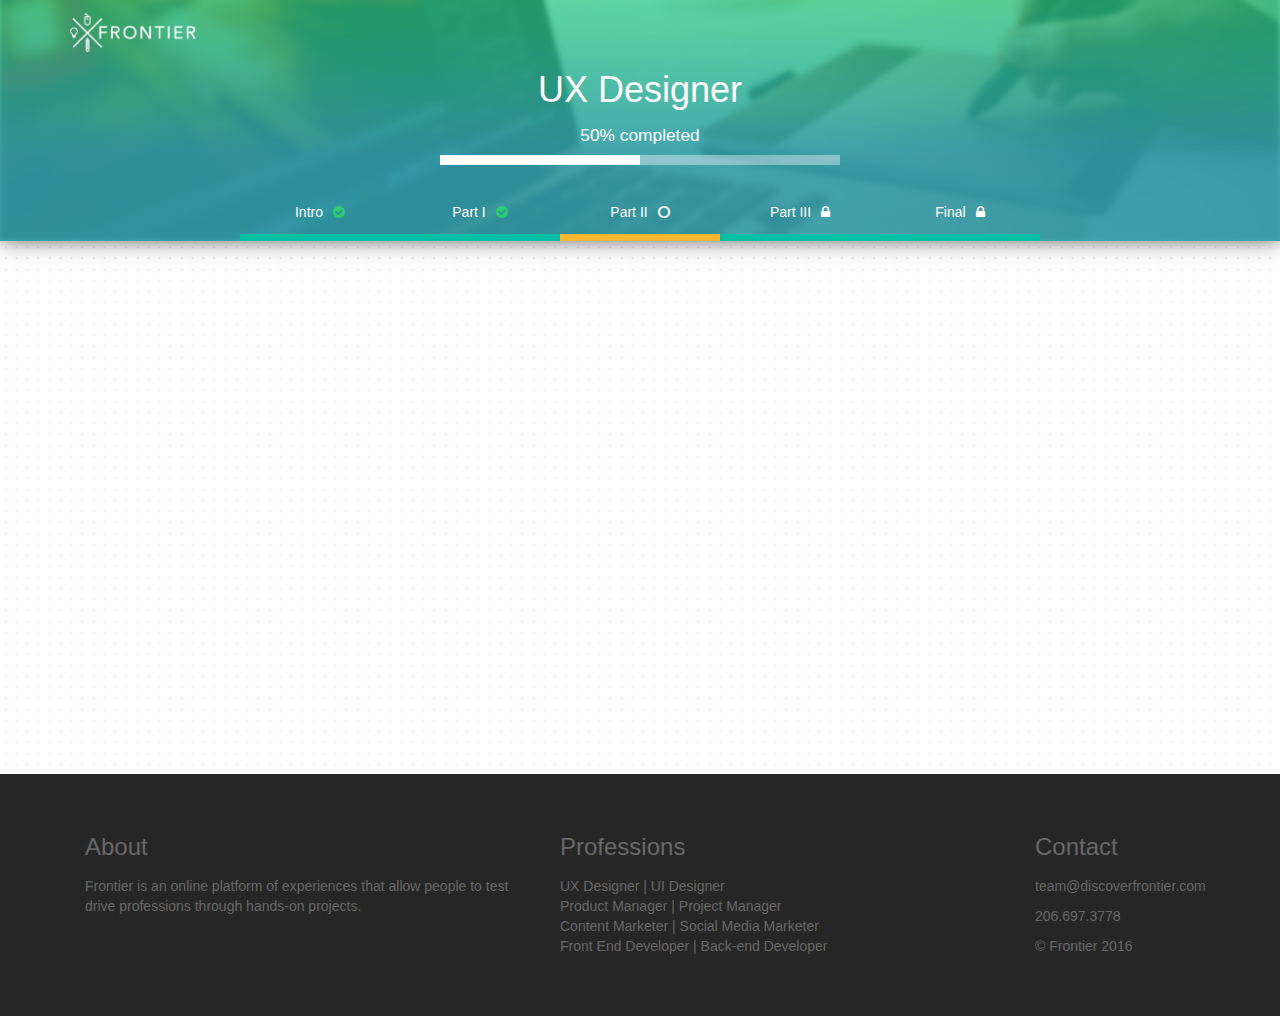
<file: ux/simulation/p3.html>
<!DOCTYPE html>
<html>
	<head>
		<title>Frontier | UX Designer</title>
		<link rel="stylesheet" href="http://maxcdn.bootstrapcdn.com/font-awesome/4.3.0/css/font-awesome.min.css">
		<link rel="stylesheet" type="text/css" href="css/bootstrap.min.css">
		<link rel="stylesheet" type="text/css" href="css/style.css">
		<link rel="stylesheet" type="text/css" href="css/project.css">
		<script type="text/javascript" src="js/jquery-2.1.3.min.js"></script>
		<script type="text/javascript" src="js/bootstrap.min.js"></script>

		<!-- start Mixpanel -->

		<script type="text/javascript">(function(e,a){if(!a.__SV){var b=window;try{var c,l,i,j=b.location,g=j.hash;c=function(a,b){return(l=a.match(RegExp(b+"=([^&]*)")))?l[1]:null};g&&c(g,"state")&&(i=JSON.parse(decodeURIComponent(c(g,"state"))),"mpeditor"===i.action&&(b.sessionStorage.setItem("_mpcehash",g),history.replaceState(i.desiredHash||"",e.title,j.pathname+j.search)))}catch(m){}var k,h;window.mixpanel=a;a._i=[];a.init=function(b,c,f){function e(b,a){var c=a.split(".");2==c.length&&(b=b[c[0]],a=c[1]);b[a]=function(){b.push([a].concat(Array.prototype.slice.call(arguments,
0)))}}var d=a;"undefined"!==typeof f?d=a[f]=[]:f="mixpanel";d.people=d.people||[];d.toString=function(b){var a="mixpanel";"mixpanel"!==f&&(a+="."+f);b||(a+=" (stub)");return a};d.people.toString=function(){return d.toString(1)+".people (stub)"};k="disable time_event track track_pageview track_links track_forms register register_once alias unregister identify name_tag set_config reset people.set people.set_once people.increment people.append people.union people.track_charge people.clear_charges people.delete_user".split(" ");
for(h=0;h<k.length;h++)e(d,k[h]);a._i.push([b,c,f])};a.__SV=1.2;b=e.createElement("script");b.type="text/javascript";b.async=!0;b.src="undefined"!==typeof MIXPANEL_CUSTOM_LIB_URL?MIXPANEL_CUSTOM_LIB_URL:"file:"===e.location.protocol&&"//cdn.mxpnl.com/libs/mixpanel-2-latest.min.js".match(/^\/\//)?"https://cdn.mxpnl.com/libs/mixpanel-2-latest.min.js":"//cdn.mxpnl.com/libs/mixpanel-2-latest.min.js";c=e.getElementsByTagName("script")[0];c.parentNode.insertBefore(b,c)}})(document,window.mixpanel||[]);
mixpanel.init("d6c8259e15ece52bce468de90119b0ad");</script>

	<!-- end Mixpanel -->

		<script src="http://www.parsecdn.com/js/parse-1.6.14.min.js"></script>
		
		<script type="text/javascript" src="js/script.js"></script>

	</head>
	<body data-part="3-flow">

		<div class="loadingScreen">
			<div class="spinner">
				<div class="double-bounce1"></div>
				<div class="double-bounce2"></div>
			</div>
		</div>

		<div id="header">
			<div class="container">
				<div id="nav">
					<a href="../"><span class="logoText"><img src="img/logo_white.png"></span></a>
					<div class="clickable">
						
						<!-- <div class="profileNav">
							<div class="circular"></div>
						</div> -->
					</div>
					
				</div>
			</div>
			<div class="headerContent">
				<h1>UX Designer</h1>
			</div>
			<p class="completionText">50% completed</p>
				<div class="completionBar">
					<div class="completionDone" style="width: 50%;"></div>
				</div>
			<div class="container">
				<div class="row">
					<div class="partMenu clickable">
						
						<a href="index.html"><div>Intro<i class="fa fa-check-circle"></i></div></a>
						<a href="p2.html"><div>Part I<i class="fa fa-check-circle"></i></div></a>
						<div class="activePart">Part II<i class="fa fa-circle-o" aria-hidden="true"></i></div>
						<div>Part III<i class="fa fa-lock"></i></div>
						<div>Final<i class="fa fa-lock"></i></div>

					</div>
				</div>
			</div>
		</div>
		<div class="coreContent">
			<div class="container">
				<div class="videoSection">
					<div class="videoHolder">

					<!-- 	<video id="coreVideo" width="770" height="440" controls>
						  <source src="img/flow.mp4" type="video/mp4">
						</video> -->

						<script src="http://fast.wistia.com/embed/medias/o96xlrsgu4.jsonp" async></script><script src="http://fast.wistia.com/assets/external/E-v1.js" async></script><div id="core_sim_video" class="wistia_embed wistia_async_o96xlrsgu4" style="height:433px;width:770px;display:inline-block;">&nbsp;</div>
						
					</div>
					<div class="vidInstructions">
						<div class="revealInitiate">
							<h1>Watch <b>Full Screen</b></h1>
							<p>Finished the video?</p>
							<div class="revealButton clickable">Show Task</div>
						</div>
						<div class="taskWork">
							<h4>TASK</h4>
							<h2>Create a <span class="emph">product flow</span> of LocalVents</h2>
							<p>List of the <i>sequence of events</i> a user goes through from first opening the app to their <i>end goal</i>. What information do they need to see or give? Reference your <i>user personas</i> and work backwards from their goals.</p>
							<!-- <p class="materialsInstruction">Use a pen & paper or</p>
							<div class="useTempButton clickable">Use Template</div> -->
							<div class="seperatorLine"></div>
							<!-- <a href="p4.html"> -->
								<div class="finishButton clickable">
									DONE <i class="fa fa-angle-double-right" aria-hidden="true"></i>
								</div>
							<!-- </a> -->
						</div>
						
					</div>
				</div>
			</div>
		</div>

		<div class="modal fade" id="upsellModal" tabindex="-1" role="dialog" aria-labelledby="exampleModalLabel">
		  <div class="modal-dialog" role="document">
		    <div class="modal-content">
		      <div class="modal-body">
		      	<button type="button" class="close" data-dismiss="modal" aria-label="Close"><span aria-hidden="true">&times;</span></button>
		      	<h1>Gaining clarity?</h1>
		      	<h3>Sign up to save your progress, get personal feedback, and access to more simulations. What will you test drive next?</h3>
		          <div class="form-group">
 		            <input type="text" class="form-control" id="recipient-name" placeholder="Name">
		            <input type="text" class="form-control" id="recipient-email" placeholder="Email">
		            <input type="text" class="form-control" id="recipient-phone" placeholder="Phone Number (optional)">
		          </div>
		      </div>
		      <div class="modal-footer">
		        <button id="skip-button" type="button" class="modalBtn" data-dismiss="modal">Skip & Continue</button>
		        <button id="submit-button" data-part="3" type="button" class="modalBtn" style="background-color: #FF7166; color: white;">Submit & Continue</button>
		      </div>
		    </div>
		  </div>
		</div>
		
		<footer>
			<div class="container">
				<div class="col-md-5">
					<h3>About</h3>
					<p>Frontier is an online platform of experiences that allow people to test drive professions through hands<span id="backdoor">-</span>on projects<span id="logoutbackdoor">.</span></p>
				</div>
				<div class="col-md-5">
					<h3>Professions</h3>
					<p>UX Designer | UI Designer<br>Product Manager | Project Manager<br>Content Marketer | Social Media Marketer<br>Front End Developer | Back-end Developer</p>
				</div>
				<div class="col-md-2">
					<h3>Contact</h3>
					<p>team@discoverfrontier.com</p>
					<p>206.697.3778</p>
					<p>&#169; Frontier 2016</p>
				</div>
			</div>
		</footer>
		<script type="text/javascript">

			$('#backdoor').click(function(){
				$('#upsellModal').modal('show');
			});

			$("#skip-button").click(function(){
	            window.location.href = 'p4.html';
	        });

		</script>

		<script>
  (function(i,s,o,g,r,a,m){i['GoogleAnalyticsObject']=r;i[r]=i[r]||function(){
  (i[r].q=i[r].q||[]).push(arguments)},i[r].l=1*new Date();a=s.createElement(o),
  m=s.getElementsByTagName(o)[0];a.async=1;a.src=g;m.parentNode.insertBefore(a,m)
  })(window,document,'script','https://www.google-analytics.com/analytics.js','ga');

  ga('create', 'UA-82427877-2', 'auto');
  ga('send', 'pageview');

</script>
	</body>
</html>
</file>
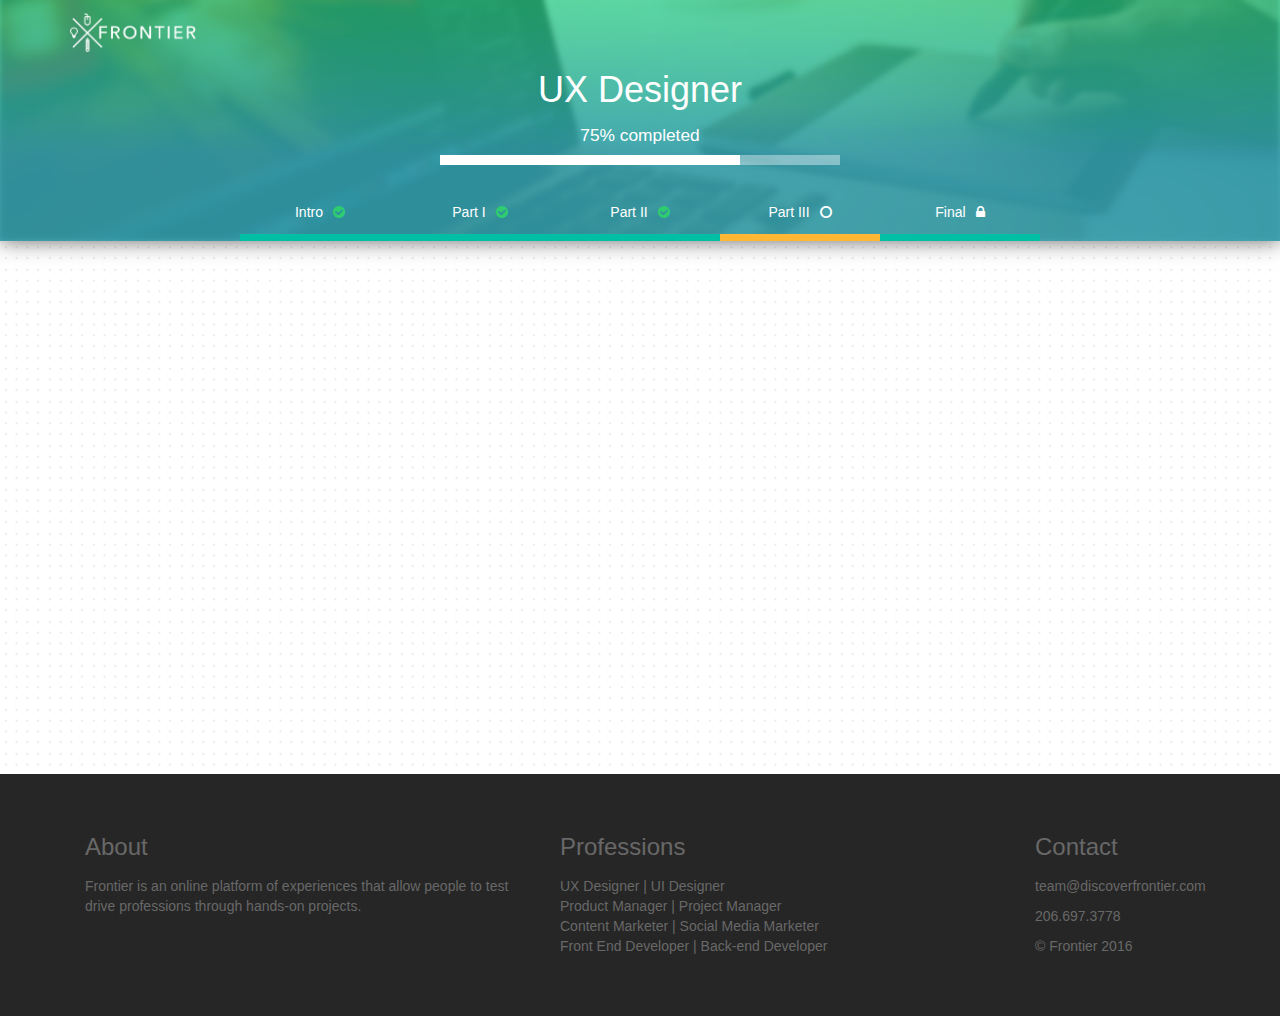
<file: ux/simulation/p4.html>
<!DOCTYPE html>
<html>
	<head>
		<title>Frontier | UX Designer</title>
		<link rel="stylesheet" href="http://maxcdn.bootstrapcdn.com/font-awesome/4.3.0/css/font-awesome.min.css">
		<link rel="stylesheet" type="text/css" href="css/bootstrap.min.css">
		<link rel="stylesheet" type="text/css" href="css/style.css">
		<link rel="stylesheet" type="text/css" href="css/project.css">
		<script type="text/javascript" src="js/jquery-2.1.3.min.js"></script>
		<script type="text/javascript" src="js/bootstrap.min.js"></script>

		<!-- start Mixpanel -->

		<script type="text/javascript">(function(e,a){if(!a.__SV){var b=window;try{var c,l,i,j=b.location,g=j.hash;c=function(a,b){return(l=a.match(RegExp(b+"=([^&]*)")))?l[1]:null};g&&c(g,"state")&&(i=JSON.parse(decodeURIComponent(c(g,"state"))),"mpeditor"===i.action&&(b.sessionStorage.setItem("_mpcehash",g),history.replaceState(i.desiredHash||"",e.title,j.pathname+j.search)))}catch(m){}var k,h;window.mixpanel=a;a._i=[];a.init=function(b,c,f){function e(b,a){var c=a.split(".");2==c.length&&(b=b[c[0]],a=c[1]);b[a]=function(){b.push([a].concat(Array.prototype.slice.call(arguments,
0)))}}var d=a;"undefined"!==typeof f?d=a[f]=[]:f="mixpanel";d.people=d.people||[];d.toString=function(b){var a="mixpanel";"mixpanel"!==f&&(a+="."+f);b||(a+=" (stub)");return a};d.people.toString=function(){return d.toString(1)+".people (stub)"};k="disable time_event track track_pageview track_links track_forms register register_once alias unregister identify name_tag set_config reset people.set people.set_once people.increment people.append people.union people.track_charge people.clear_charges people.delete_user".split(" ");
for(h=0;h<k.length;h++)e(d,k[h]);a._i.push([b,c,f])};a.__SV=1.2;b=e.createElement("script");b.type="text/javascript";b.async=!0;b.src="undefined"!==typeof MIXPANEL_CUSTOM_LIB_URL?MIXPANEL_CUSTOM_LIB_URL:"file:"===e.location.protocol&&"//cdn.mxpnl.com/libs/mixpanel-2-latest.min.js".match(/^\/\//)?"https://cdn.mxpnl.com/libs/mixpanel-2-latest.min.js":"//cdn.mxpnl.com/libs/mixpanel-2-latest.min.js";c=e.getElementsByTagName("script")[0];c.parentNode.insertBefore(b,c)}})(document,window.mixpanel||[]);
mixpanel.init("d6c8259e15ece52bce468de90119b0ad");</script>

	<!-- end Mixpanel -->

		<script src="http://www.parsecdn.com/js/parse-1.6.14.min.js"></script>

		<script type="text/javascript" src="js/script.js"></script>
	</head>
	<body data-part="4-lowfi">
		<div id="header">
			<div class="container">
				<div id="nav">
					<a href="../"><span class="logoText"><img src="img/logo_white.png"></span></a>
					<div class="clickable">
						
						<!-- <div class="profileNav">
							<div class="circular"></div>
						</div> -->
					</div>
					
				</div>
			</div>
			<div class="headerContent">
				<h1>UX Designer</h1>
			</div>
			<p class="completionText">75% completed</p>
				<div class="completionBar">
					<div class="completionDone" style="width: 75%;"></div>
				</div>
			<div class="container">
				<div class="row">
					<div class="partMenu clickable">
					<!-- 	<a href="project.html"><div>Intro<i class="fa fa-check-circle"></i></div></a>
						<a href="p2.html"><div>Part I<i class="fa fa-check-circle"></i></div></a>
						<a href="p3.html"><div>Part II<i class="fa fa-check-circle"></i></div></a>
						<a href="p4.html"><div>Part III<i class="fa fa-check-circle"></i></div></a>
						<a href="p5.html"><div class="activePart">Final<i class="fa fa-circle-o" aria-hidden="true"></i></div></a> -->

						<a href="index.html"><div>Intro<i class="fa fa-check-circle"></i></div></a>
						<a href="p2.html"><div>Part I<i class="fa fa-check-circle"></i></div></a>
						<a href="p3.html"><div>Part II<i class="fa fa-check-circle"></i></div></a>
						<div class="activePart">Part III<i class="fa fa-circle-o" aria-hidden="true"></i></div>
						<div>Final<i class="fa fa-lock"></i></div>

					</div>
				</div>
			</div>
		</div>
		<div class="coreContent">
			<div class="container">
				<div class="videoSection">
					<div class="videoHolder">
						<!-- <video id="coreVideo" width="770" height="440" controls>
						  <source src="img/lowfi.mp4" type="video/mp4">
						</video> -->

						<script src="http://fast.wistia.com/embed/medias/y6wkxlgs4a.jsonp" async></script><script src="http://fast.wistia.com/assets/external/E-v1.js" async></script><div id="core_sim_video" class="wistia_embed wistia_async_y6wkxlgs4a" style="height:433px;width:770px;display:inline-block;">&nbsp;</div>
						
					</div>
					<div class="vidInstructions">
						<div class="revealInitiate">
							<h1>Watch <b>Full Screen</b></h1>
							<p>Finished the video?</p>
							<div class="revealButton clickable">Show Task</div>
						</div>
						<div class="taskWork">
							<h4>TASK</h4>
							<h2>Sketch <span class="emph">low fidelity mockups</span> of LocalVents</h2>
							<p>Using your product flow as guidance, sketch out what the mobile screen would look like at each event. <i>Don't spend too much time adding a lot of detial!</i> Draw enough to convey the layout of information and interaction points.</p>
							<p class="materialsInstruction">Use a pen & paper to create<br><b>Google's Crazy 8</b></p>
							<div class="seperatorLine"></div>
							<a href="p5.html"><div class="finishButton clickable">DONE <i class="fa fa-angle-double-right" aria-hidden="true"></i></div></a>
						</div>
						
					</div>
				</div>
			</div>
		</div>
		
		<footer>
			<div class="container">
				<div class="col-md-5">
					<h3>About</h3>
					<p>Frontier is an online platform of experiences that allow people to test drive professions through hands-on projects<span id="logoutbackdoor">.</span></p>
				</div>
				<div class="col-md-5">
					<h3>Professions</h3>
					<p>UX Designer | UI Designer<br>Product Manager | Project Manager<br>Content Marketer | Social Media Marketer<br>Front End Developer | Back-end Developer</p>
				</div>
				<div class="col-md-2">
					<h3>Contact</h3>
					<p>team@discoverfrontier.com</p>
					<p>206.697.3778</p>
					<p>&#169; Frontier 2016</p>
				</div>
			</div>
		</footer>

		<script>
  (function(i,s,o,g,r,a,m){i['GoogleAnalyticsObject']=r;i[r]=i[r]||function(){
  (i[r].q=i[r].q||[]).push(arguments)},i[r].l=1*new Date();a=s.createElement(o),
  m=s.getElementsByTagName(o)[0];a.async=1;a.src=g;m.parentNode.insertBefore(a,m)
  })(window,document,'script','https://www.google-analytics.com/analytics.js','ga');

  ga('create', 'UA-82427877-2', 'auto');
  ga('send', 'pageview');

</script>
	</body>
</html>
</file>
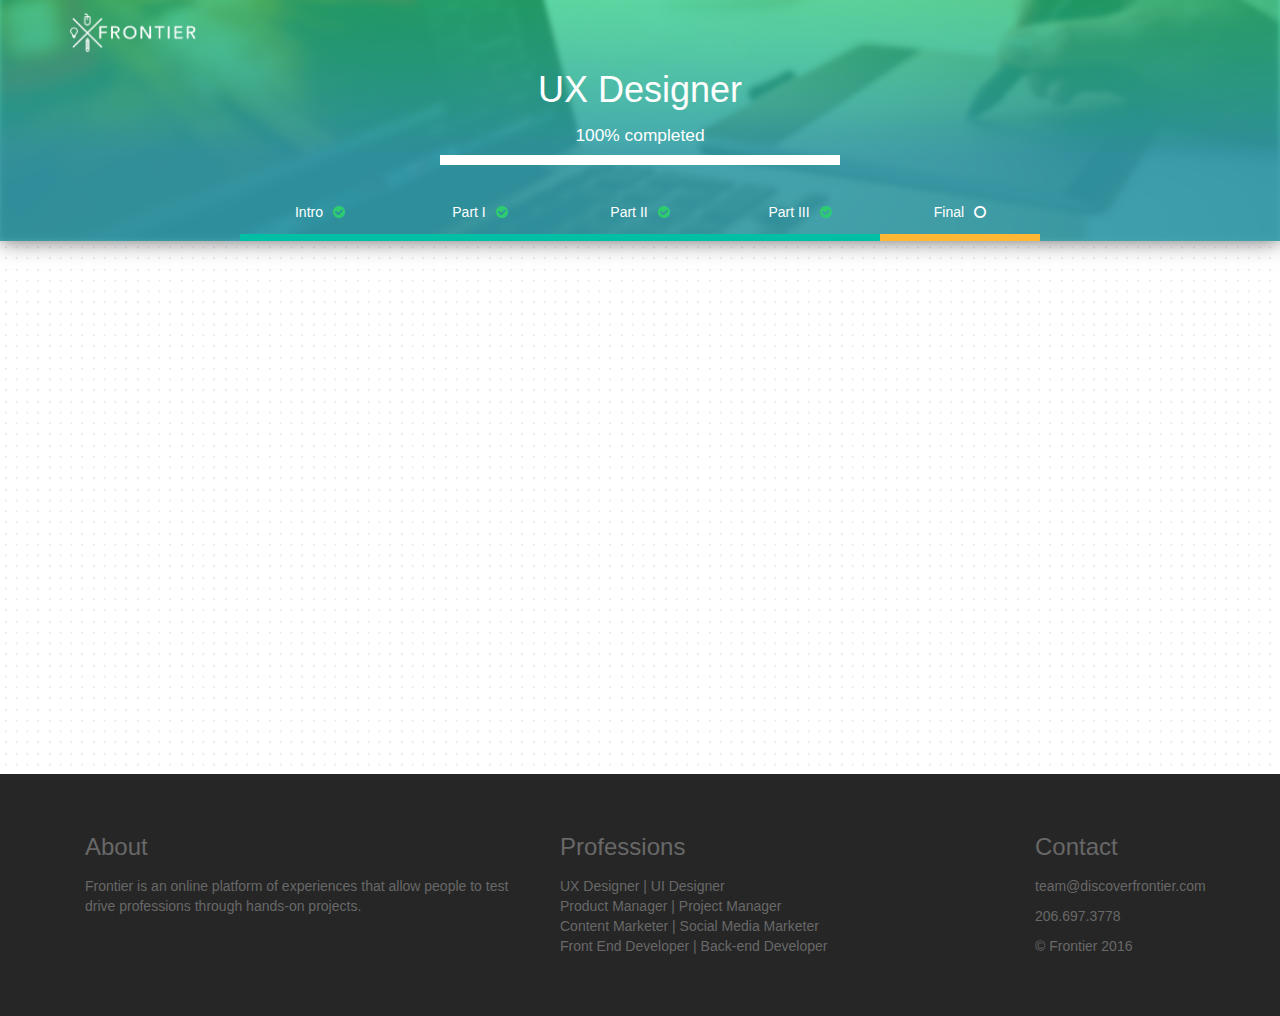
<file: ux/simulation/p5.html>
<!DOCTYPE html>
<html>
	<head>
		<title>Frontier | UX Designer</title>
		<link rel="stylesheet" href="http://maxcdn.bootstrapcdn.com/font-awesome/4.3.0/css/font-awesome.min.css">
		<link rel="stylesheet" type="text/css" href="css/bootstrap.min.css">
		<link rel="stylesheet" type="text/css" href="css/style.css">
		<link rel="stylesheet" type="text/css" href="css/project.css">
		<link href="https://afeld.github.io/emoji-css/emoji.css" rel="stylesheet">
		<script type="text/javascript" src="js/jquery-2.1.3.min.js"></script>
		<script type="text/javascript" src="js/bootstrap.min.js"></script>

		<!-- start Mixpanel -->

		<script type="text/javascript">(function(e,a){if(!a.__SV){var b=window;try{var c,l,i,j=b.location,g=j.hash;c=function(a,b){return(l=a.match(RegExp(b+"=([^&]*)")))?l[1]:null};g&&c(g,"state")&&(i=JSON.parse(decodeURIComponent(c(g,"state"))),"mpeditor"===i.action&&(b.sessionStorage.setItem("_mpcehash",g),history.replaceState(i.desiredHash||"",e.title,j.pathname+j.search)))}catch(m){}var k,h;window.mixpanel=a;a._i=[];a.init=function(b,c,f){function e(b,a){var c=a.split(".");2==c.length&&(b=b[c[0]],a=c[1]);b[a]=function(){b.push([a].concat(Array.prototype.slice.call(arguments,
0)))}}var d=a;"undefined"!==typeof f?d=a[f]=[]:f="mixpanel";d.people=d.people||[];d.toString=function(b){var a="mixpanel";"mixpanel"!==f&&(a+="."+f);b||(a+=" (stub)");return a};d.people.toString=function(){return d.toString(1)+".people (stub)"};k="disable time_event track track_pageview track_links track_forms register register_once alias unregister identify name_tag set_config reset people.set people.set_once people.increment people.append people.union people.track_charge people.clear_charges people.delete_user".split(" ");
for(h=0;h<k.length;h++)e(d,k[h]);a._i.push([b,c,f])};a.__SV=1.2;b=e.createElement("script");b.type="text/javascript";b.async=!0;b.src="undefined"!==typeof MIXPANEL_CUSTOM_LIB_URL?MIXPANEL_CUSTOM_LIB_URL:"file:"===e.location.protocol&&"//cdn.mxpnl.com/libs/mixpanel-2-latest.min.js".match(/^\/\//)?"https://cdn.mxpnl.com/libs/mixpanel-2-latest.min.js":"//cdn.mxpnl.com/libs/mixpanel-2-latest.min.js";c=e.getElementsByTagName("script")[0];c.parentNode.insertBefore(b,c)}})(document,window.mixpanel||[]);
mixpanel.init("d6c8259e15ece52bce468de90119b0ad");</script>

	<!-- end Mixpanel -->

		<script src="http://www.parsecdn.com/js/parse-1.6.14.min.js"></script>

		<script type="text/javascript" src="js/script.js"></script>
	</head>
	<body data-part="5-finale">

		<div class="loadingScreen">
			<div class="spinner">
				<div class="double-bounce1"></div>
				<div class="double-bounce2"></div>
			</div>
		</div>
		
		<div id="header">
			<div class="container">
				<div id="nav">
					<a href="../"><span class="logoText"><img src="img/logo_white.png"></span></a>
					<div class="clickable">
						
						<!-- <div class="profileNav">
							<div class="circular"></div>
						</div> -->
					</div>
					
				</div>
			</div>
			<div class="headerContent">
				<h1>UX Designer</h1>
			</div>
			<p class="completionText">100% completed</p>
				<div class="completionBar">
					<div class="completionDone" style="width: 100%;"></div>
				</div>
			<div class="container">
				<div class="row">
					<div class="partMenu clickable">
						<a href="index.html"><div>Intro<i class="fa fa-check-circle"></i></div></a>
						<a href="p2.html"><div>Part I<i class="fa fa-check-circle"></i></div></a>
						<a href="p3.html"><div>Part II<i class="fa fa-check-circle"></i></div></a>
						<a href="p4.html"><div>Part III<i class="fa fa-check-circle"></i></div></a>
						<a href="p5.html"><div class="activePart">Final<i class="fa fa-circle-o" aria-hidden="true"></i></div></a>
					</div>
				</div>
			</div>
		</div>
		<div class="coreContent">
			<div class="container">
				<div class="videoSection">
					<div class="videoHolder">
						<!-- <video id="coreVideo" width="770" height="440" controls>
						  <source src="img/finale.mp4" type="video/mp4">
						</video> -->

						<script src="http://fast.wistia.com/embed/medias/25fff0ht2v.jsonp" async></script><script src="http://fast.wistia.com/assets/external/E-v1.js" async></script><div id="core_sim_video" class="wistia_embed wistia_async_25fff0ht2v" style="height:433px;width:770px;display:inline-block;">&nbsp;</div>
						
					</div>
					<div class="vidInstructions">
						<div class="revealInitiate">
							<h1>Watch <b>Full Screen</b></h1>
							<p>Finished the video?</p>
							<div class="revealButton clickable">Next</div>
						</div>
						<div class="taskWork">
							<h4>FINALE</h4>
							<h2>You finished being a<br><span class="emph">UX Designer</span></h2>
							<p>Based on your experience with this...</p>
							<p class="materialsInstruction">What would you like to do next?</p>
							<div class="finishButton clickable">MORE UX CONTENT</div>
							<div class="finishButton clickable">TRY OTHER PROFESSIONS</div>
							<div class="finishButton clickable">I'M DONE</div>
						</div>
						
					</div>
				</div>
			</div>
		</div>

		<div class="modal fade" id="upsellModal" tabindex="-1" role="dialog" aria-labelledby="exampleModalLabel">
		  <div class="modal-dialog" role="document">
		    <div class="modal-content">
		      <div class="modal-body">
		      	<button type="button" class="close" data-dismiss="modal" aria-label="Close"><span aria-hidden="true">&times;</span></button>
		      	<h1>Let's be real <i class="em em-100"></i></h1>
		      	<h3>As a high school or college student, you're still figuring out what you exactly want to do. 6 different careers sound interesting, how are you supposed to decide? <i class="em em-disappointed_relieved"></i><br><br>We get it, we were there. We want to help you explore careers in a fast, effective way. It's all about narrowing down your options.<br><b>Sign up to hear about more simulations!</b> <i class="em em-confetti_ball"></i></h3>
		          <div class="form-group">
 		            <input type="text" class="form-control" id="recipient-name" placeholder="Name">
		            <input type="text" class="form-control" id="recipient-email" placeholder="Email">
		            <input type="text" class="form-control" id="recipient-phone" placeholder="Phone Number (optional)">
		          </div>
		      </div>
		      <div class="modal-footer">
		        <button id="submit-button" data-part="5" type="button" class="modalBtn" style="background-color: #FF7166; color: white; width: 100%; letter-spacing: 7px;">SUBMIT</button>
		      </div>
		    </div>
		  </div>
		</div>

		<div class="modal fade" id="thankYouModal" tabindex="-1" role="dialog" aria-labelledby="exampleModalLabel">
		  <div class="modal-dialog" role="document">
		    <div class="modal-content">
		      <div class="modal-body">
		      	<button type="button" class="close" data-dismiss="modal" aria-label="Close"><span aria-hidden="true">&times;</span></button>
		      	<h1>Let's be real <i class="em em-100"></i></h1>
		      	<h3>As a high school or college student, you're still figuring out what you exactly want to do. 6 different careers sound interesting, how are you supposed to decide? <i class="em em-disappointed_relieved"></i><br><br>We get it, we were there. We want to help you explore careers in a fast, effective way. It's all about narrowing down your options.<br><b>We'll be reaching out soon with more simulations!</b> <i class="em em-confetti_ball"></i></h3>
		      </div>
		    </div>
		  </div>
		</div>
		
		<footer>
			<div class="container">
				<div class="col-md-5">
					<h3>About</h3>
					<p>Frontier is an online platform of experiences that allow people to test drive professions through hands<span id="backdoor">-</span>on projects<span id="logoutbackdoor">.</span></p>
				</div>
				<div class="col-md-5">
					<h3>Professions</h3>
					<p>UX Designer | UI Designer<br>Product Manager | Project Manager<br>Content Marketer | Social Media Marketer<br>Front End Developer | Back-end Developer</p>
				</div>
				<div class="col-md-2">
					<h3>Contact</h3>
					<p>team@discoverfrontier.com</p>
					<p>206.697.3778</p>
					<p>&#169; Frontier 2016</p>
				</div>
			</div>
		</footer>

		<script type="text/javascript">

			$('#backdoor').click(function(){
				$('#upsellModal').modal('show');
			});

		</script>

		<script>
  (function(i,s,o,g,r,a,m){i['GoogleAnalyticsObject']=r;i[r]=i[r]||function(){
  (i[r].q=i[r].q||[]).push(arguments)},i[r].l=1*new Date();a=s.createElement(o),
  m=s.getElementsByTagName(o)[0];a.async=1;a.src=g;m.parentNode.insertBefore(a,m)
  })(window,document,'script','https://www.google-analytics.com/analytics.js','ga');

  ga('create', 'UA-82427877-2', 'auto');
  ga('send', 'pageview');

</script>
	</body>
</html>
</file>
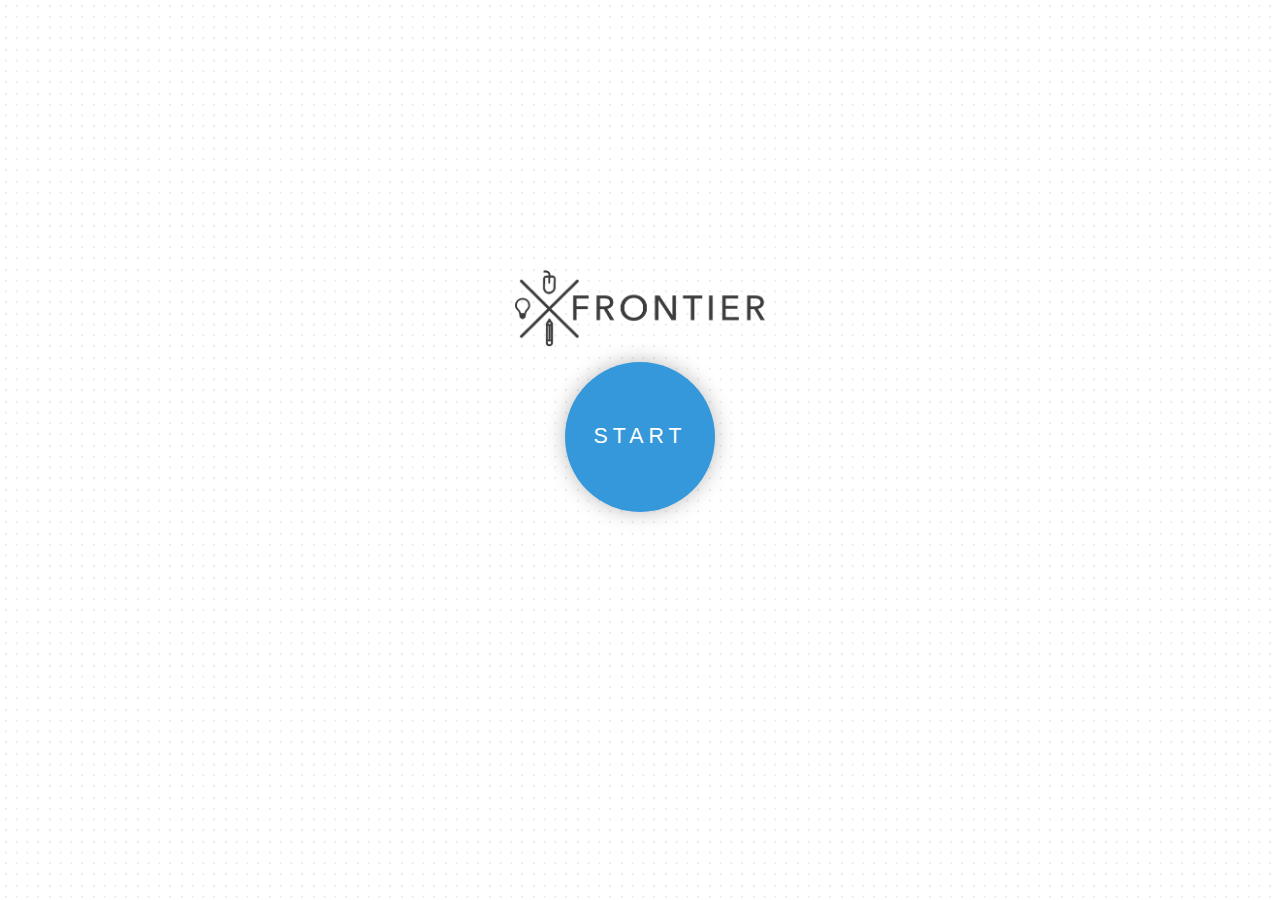
<file: ux/simulation/project.html>
<!DOCTYPE html>
<html>
	<head>
		<title>Frontier | UX Designer</title>
		<link rel="stylesheet" href="http://maxcdn.bootstrapcdn.com/font-awesome/4.3.0/css/font-awesome.min.css">
		<link rel="stylesheet" type="text/css" href="css/bootstrap.min.css">
		<link rel="stylesheet" type="text/css" href="css/style.css">
		<link rel="stylesheet" type="text/css" href="css/project.css">

		<script type="text/javascript" src="js/jquery-2.1.3.min.js"></script>
	
		<script type="text/javascript" src="js/bootstrap.min.js"></script>
		<script type="text/javascript" src="js/script.js"></script>
		
	</head>
	<body>
		
		<div id="header" style="display:none;">
			<div class="container">
				<div id="nav">
					<span class="logoText"><img src="img/logo_white.png"></span>
					<div class="clickable">
						
						<!-- <div class="profileNav">
							<div class="circular"></div>
						</div> -->
					</div>
					<span class="username clickable">Profile <i class="fa fa-caret-down"></i></span>
				</div>
			</div>
			<div class="spacer"></div>
			<div class="headerContent">
				<h1>UX Designer</h1>
			</div>
			<p class="completionText">0% completed</p>
				<div class="completionBar">
					<div class="completionDone" style="width: 0%;"></div>
				</div>
			<div class="container">
				<div class="row">
					<div class="partMenu clickable">
						<div class="activePart">Intro<i class="fa fa-circle-o" aria-hidden="true"></i></div>
						<div>Part I<i class="fa fa-lock"></i></div>
						<div>Part II<i class="fa fa-lock"></i></div>
						<div>Part III<i class="fa fa-lock"></i></div>
						<div>Final<i class="fa fa-lock"></i></div>
					</div>
				</div>
			</div>
		</div>
		<div class="openingScreen">
			<img src="img/logo_black.png"><br>
			<div class="startButton">START</div>
		</div>
		<div class="coreContent" style="display:none;">
			<div class="container">
				<div class="videoSection">
					<div class="videoHolder">

						<!-- <video id="coreVideo" width="770" height="440" controls>
						  <source src="img/intro.mp4" type="video/mp4">
						</video> -->

						<script src="http://fast.wistia.com/embed/medias/l1i0x17z4c.jsonp" async></script><script src="http://fast.wistia.com/assets/external/E-v1.js" async></script><div class="wistia_embed wistia_async_l1i0x17z4c" style="height:433px;width:770px;display:inline-block;">&nbsp;</div>
						
					</div>
					<div class="vidInstructions">
						<div class="revealInitiate">
							<p>Finished watching? Let's get started.</p>
							<a href="p2.html"><div class="finishButton clickable">BEGIN</div></a>
						</div>
						
					</div>
				</div>
			</div>
		</div>
		
		<footer style="display:none;">
			<div class="container">
				<div class="col-md-5">
					<h3>About</h3>
					<p>Frontier is an online platform of experiences that allow people to test drive professions through hands-on projects.</p>
				</div>
				<div class="col-md-5">
					<h3>Professions</h3>
					<p>UX Designer | UI Designer<br>Product Manager | Project Manager<br>Content Marketer | Social Media Marketer<br>Front End Developer | Back-end Developer</p>
				</div>
				<div class="col-md-2">
					<h3>Contact</h3>
					<p>team@discoverfrontier.com</p>
					<p>206.697.3778</p>
					<p>&#169; Frontier 2016</p>
				</div>
			</div>
		</footer>
	</body>
</html>
</file>
<file: mba/assets/css/ie9.css>
/*
	Hyperspace by HTML5 UP
	html5up.net | @n33co
	Free for personal and commercial use under the CCA 3.0 license (html5up.net/license)
*/

/* Type */

	h1.major:after {
		background: #b74e91;
	}

/* Wrapper */

	.wrapper.fullscreen {
		min-height: 0;
		padding-bottom: 6em;
		padding-top: 6em;
	}

		body.is-ie .wrapper.fullscreen {
			height: auto;
		}

/* Spotlights */

	.spotlights > section {
		padding-left: 20em;
		position: relative;
	}

		.spotlights > section > .image {
			height: 100%;
			left: 0;
			position: absolute;
			top: 0;
			width: 20em;
		}

		.spotlights > section > .content {
			width: 100%;
		}

/* Features */

	.features:after {
		clear: both;
		content: '';
		display: block;
	}

	.features section {
		float: left;
	}

/* Split */

	.split:after {
		clear: both;
		content: '';
		display: block;
	}

	.split > * {
		float: left;
	}

/* Sidebar */

	#sidebar nav a:after {
		background-color: #b74e91;
	}

/* Header */

	#header:after {
		clear: both;
		content: '';
		display: block;
	}

	#header > .title {
		float: left;
	}

	#header > nav {
		float: right;
	}
</file>
<file: mba/assets/css/ie8.css>
/*
	Hyperspace by HTML5 UP
	html5up.net | @n33co
	Free for personal and commercial use under the CCA 3.0 license (html5up.net/license)
*/

/* Type */

	body, input, select, textarea {
		color: #ffffff;
	}

/* Button */

	input[type="submit"],
	input[type="reset"],
	input[type="button"],
	button,
	.button {
		position: relative;
	}

		input[type="submit"]:after,
		input[type="reset"]:after,
		input[type="button"]:after,
		button:after,
		.button:after {
			display: none;
		}

/* Features */

	.features {
		border: solid 1px;
	}

/* Form */

	input[type="text"],
	input[type="password"],
	input[type="email"],
	input[type="tel"],
	select,
	textarea {
		background: transparent;
		border: solid 1px;
	}

/* Split */

	.split.style1 > :first-child {
		padding-right: 2em;
		width: 70%;
	}
</file>
<file: mba_2/assets/css/ie9.css>
/*
	Stellar by HTML5 UP
	html5up.net | @ajlkn
	Free for personal and commercial use under the CCA 3.0 license (html5up.net/license)
*/

/* Spotlight */

	.spotlight:after {
		content: '';
		display: block;
		clear: both;
	}

	.spotlight .content {
		float: left;
		width: 60%;
	}

	.spotlight .image {
		float: left;
	}

/* Features */

	.features:after {
		content: '';
		display: block;
		clear: both;
	}

	.features li {
		float: left;
	}

/* Statistics */

	.statistics {
		display: inline-block;
		width: auto;
	}

		.statistics:after {
			content: '';
			display: block;
			clear: both;
		}

		.statistics li {
			float: left;
			padding: 1.5em 2.5em;
		}

/* Footer */

	#footer > * {
		float: left;
	}

	#footer .copyright {
		clear: both;
	}
</file>
<file: mba_2/assets/css/ie8.css>
/*
	Stellar by HTML5 UP
	html5up.net | @ajlkn
	Free for personal and commercial use under the CCA 3.0 license (html5up.net/license)
*/

/* Type */

	body {
		color: #ffffff;
	}

/* Button */

	.button {
		position: relative;
		border: solid 1px !important;
	}

		.button.special {
			border: none !important;
		}

/* Icon */

	.icon.major {
		-ms-behavior: url("assets/js/ie/PIE.htc");
	}

		.icon.major:before {
			font-size: 4em;
			border: 0;
		}

/* Spotlight */

	.spotlight .image {
		position: relative;
		-ms-behavior: url("assets/js/ie/PIE.htc");
	}

		.spotlight .image img {
			position: relative;
			-ms-behavior: url("assets/js/ie/PIE.htc");
		}

/* Features */

	.features li {
		width: 29%;
	}

/* Footer */

	#footer > * {
		width: 50%;
		margin-left: 0;
	}

/* Main */

	#main > .main > .image.main:first-child {
		margin-top: 0;
		margin-left: 0;
		width: 100%;
	}
</file>
<file: ux/simulation/css/style.css>
body {
	width: 100%;
	margin: 0px;
	padding: 0px;
	font-weight: 200;
	height: 100%;
	color: #686868;
}

h1, h2, h3, h4, h5 {
	font-weight: 200;
	margin: 0px;
}

a {
	color: inherit;
}

@media (min-width: 1200px) {
	/*.container {
		width: 970px;
	}*/
}

#nav {
	height: 60px;
	line-height: 70px;
	font-size: 12pt;
}	
	#nav .logoText {
		float: left;
		font-weight: 400;
		font-size: 14pt;
		color: black;
	}
		#nav .logoText img {
			height: 40px;
			margin-top: -7px;
		}

	#nav i {
		line-height: 70px;
		margin-left: 10px;
	}

	#nav .profileNav, #nav .username, #nav i {
		float: right;
		font-weight: 200;
	}

		#nav .profileNav .circular {
			margin-top: 8px;
			display: inline-block;
			width: 44px;
			height: 44px;
			border-radius: 22px;
			-webkit-border-radius: 22px;
			-moz-border-radius: 22px;
			background: url(../img/matt.jpg) no-repeat;
			background-size: cover;
			margin-left: 10px;
		}

.clickable:hover {
	cursor: pointer;
}

footer {
	padding-top: 60px;
	background-color: rgba(0,0,0,0.85);
	padding-bottom: 50px;
}
	footer h3 {
		margin-bottom: 15px;
	}

#logoutButton {
	border: solid 1px #686868;
	display: inline-block;
	padding: 7px 20px;
	border-radius: 5px;
}
	#logoutButton:hover {
		cursor: pointer;
	}
</file>
<file: ux/simulation/css/project.css>
body {
	background: url(../img/dot_grid.png);
}

.openingScreen {
	width: 100vw;
	height: 100vh;
	text-align: center;
}
	.openingScreen img {
		width: 250px;
		margin-top: 30vh;
		margin-bottom: 15px;
	}

	.openingScreen .startButton {
		height: 150px;
		width: 150px;
		border-radius: 50%;
		line-height: 149px;
		background-color: #3498db;
		text-align: center;
		color: white;
		font-weight: 200;
		font-size: 16pt;
		letter-spacing: 5px;
		display: inline-block;
		-webkit-box-shadow: 0px 0px 20px 0px rgba(50, 50, 50, 0.33);
		-moz-box-shadow:    0px 0px 20px 0px rgba(50, 50, 50, 0.33);
		box-shadow:         0px 0px 20px 0px rgba(50, 50, 50, 0.33);
	}

	.openingScreen .startButton:hover {
		transition: background-color ease 0.3s;
		background-color: #FFA330;
		cursor: pointer;
	}

#header {
	background-color: #3498db;

	background: url(../img/header_bg3.png) no-repeat bottom;
	background-size: cover;

	text-align: center;
	color: white;
	-webkit-box-shadow: 0px 0px 20px 0px rgba(50, 50, 50, 0.73);
	-moz-box-shadow:    0px 0px 20px 0px rgba(50, 50, 50, 0.73);
	box-shadow:         0px 0px 20px 0px rgba(50, 50, 50, 0.73);
	z-index: 100;
}
	#header p {
		font-size: 13pt;
	}

	#header a:hover {
		color: white;
	}

	.spacer {
		height: 20px;
		width: 100%;
	}

	.headerContent {
		display: inline-block;
		
	}

	.completionBar {
		height: 10px;
		width: 400px;
		margin-right: auto;
		margin-left: auto;
		margin-bottom: 15px;
		background:rgba(255,255,255,0.4);
	}
	
	.completionDone {
		background:rgba(255,255,255,1);
		height: 10px;
	}

	.completionText {
		margin: 0px;
		display: block;
		margin-top: 13px;
		margin-bottom: 8px;
	}

	.partMenu {
		width: 800px;
		margin-left: auto;
		margin-right: auto;
		margin-top: 10px;
	}

	.partMenu div {
		padding: 12px 0px;
		float: left;
		text-align: center;
		width: 20%;
		border-bottom: solid #00BFA5 7px;
	}

	.partMenu .activePart {
		border-bottom: solid #FFB734 7px;
	}

	.partMenu i {
		margin-left: 10px;
	}

	.partMenu .fa-check-circle {
		color: rgba(46,204,113,1);
		
	}

	.partMenu div:hover {
		border-bottom: solid #4FCFBD 7px;
	}

.coreContent {
	z-index: 1;
	padding-top: 50px;
	padding-bottom: 50px;
}
	.videoSection {
		overflow: auto;
	}

	.videoHolder {
		overflow: auto;
		float: left;
		width: 800px;
		text-align: center;
		width: 100%;
	}
		#skipAhead {
			margin-top: 15px;
			font-size: 14pt;
		}

		#skipAhead a {
			color: #009480;
		}

	video {
		text-align: center;
		margin-right: 25px;
	}

	.vidInstructions {
		float: left;
		width: 340px;
		display: none;
	}

	.vidInstructions .revealInitiate {
		display: none;
	}
		
		.vidInstructions .revealInitiate p {
			font-size: 15pt;
			font-weight: 300;
			margin-top: 15vh;
		}

		.vidInstructions .revealInitiate h1 {
		}

	.vidInstructions .revealButton {
		width: 100%;
		padding: 15px;
		text-align: center;
		border: solid 2px #3498db;
		color: #3498db;
		background-color: white;
		font-weight: 400;
		font-size: 15pt;
		text-transform: uppercase;
		letter-spacing: 4px;
	}

	.vidInstructions .taskWork {
		display: none;
	}

		.vidInstructions .taskWork h4 {
			margin-bottom: 10px;
			color: #a8a8a8;
			letter-spacing: 7px;
			font-size: 12pt;
		}

		.vidInstructions .taskWork h2 {
			font-size: 20pt;
			font-weight: 400;
		}

		.vidInstructions .taskWork .emph {
			color: #47ABAD;
			font-weight: 600;
		}

		.vidInstructions .taskWork p {
			font-size: 14pt;
			line-height: 20pt;
			font-weight: 300;
			margin-top: 25px;	
		}

		.vidInstructions .taskWork .materialsInstruction {
			text-align: center;
			font-weight: 500;
			margin-top: 20px;
		}

		.vidInstructions .taskWork .useTempButton {
			width: 100%;
			padding: 10px;
			text-align: center;
			border: solid 2px #47ABAD;
			color: #47ABAD;
			background-color: white;
			font-weight: 400;
			font-size: 12pt;
			text-transform: uppercase;
			letter-spacing: 4px;
			margin-bottom: 30px;
		}

			.vidInstructions .taskWork .useTempButton:hover {
				background-color: #47ABAD;
				color: white;
			}
		
		.finishButton {
			background-color: #FFB734;
			color: white;
			padding: 20px;
			font-size: 15pt;
			text-align: center;
			letter-spacing: 5px;
			margin-top: 30px;
			font-weight: 400;
		}

			.finishButton:hover {
				font-style: italic;
				text-decoration: none;
			}

			a:hover {
				text-decoration: none;
			}


		.vidInstructions .taskWork .finishButton i {
			font-size: 18pt;
		}

		.vidInstructions .taskWork .seperatorLine {
			border-bottom: dashed 2px lightgray;
			width: 100%;
		}

#upsellModal {
}
	#upsellModal h1, #upsellModal h3 {
		color: white;
	}

	#upsellModal h1 {
		font-weight: 600;
		font-size: 4em;
		margin-bottom: 25px;
		margin-top: 10px;
	}

	#upsellModal h3 {
		margin-bottom: 35px;
	}

	.modal-backdrop.in {
		opacity: 0.6;
	}

	#upsellModal .modalBtn {
		padding: 15px 30px;
		border: none;
		font-size: 13pt;
		color: white;
		background: transparent;
	}

	#upsellModal .modal-body {
		padding: 45px;
		padding-bottom: 5px;
	}

	#upsellModal .modal-content {
		background-color: #4AA7B4;
	}

	#upsellModal .modal-footer {
		border: none;
		padding: 45px;
		padding-top: 5px;
	}

	#upsellModal label {
		color: white;
		font-size: 25px;
	}

	.form-control {
		height: auto;
		line-height: auto;
		font-size: 20px;
		padding: 12px 20px;
		margin-bottom: 15px;
	}

	button:focus {
		border: none;
	}

@media (min-width: 768px) {
	.modal-dialog {
		width: 800px;
	}
}
</file>
<file: mba/assets/css/main.css>
@import url(font-awesome.min.css);

/*
	Hyperspace by HTML5 UP
	html5up.net | @n33co
	Free for personal and commercial use under the CCA 3.0 license (html5up.net/license)
*/

/* Reset */

	html, body, div, span, applet, object, iframe, h1, h2, h3, h4, h5, h6, p, blockquote, pre, a, abbr, acronym, address, big, cite, code, del, dfn, em, img, ins, kbd, q, s, samp, small, strike, strong, sub, sup, tt, var, b, u, i, center, dl, dt, dd, ol, ul, li, fieldset, form, label, legend, table, caption, tbody, tfoot, thead, tr, th, td, article, aside, canvas, details, embed, figure, figcaption, footer, header, hgroup, menu, nav, output, ruby, section, summary, time, mark, audio, video {
		margin: 0;
		padding: 0;
		border: 0;
		font-size: 100%;
		font: inherit;
		vertical-align: baseline;
	}

	article, aside, details, figcaption, figure, footer, header, hgroup, menu, nav, section {
		display: block;
	}

	body {
		line-height: 1;
	}

	ol, ul {
		list-style: none;
	}

	blockquote, q {
		quotes: none;
	}

	blockquote:before, blockquote:after, q:before, q:after {
		content: '';
		content: none;
	}

	table {
		border-collapse: collapse;
		border-spacing: 0;
	}

	body {
		-webkit-text-size-adjust: none;
	}

/* Box Model */

	*, *:before, *:after {
		-moz-box-sizing: border-box;
		-webkit-box-sizing: border-box;
		box-sizing: border-box;
	}

/* Grid */

	.row {
		border-bottom: solid 1px transparent;
		-moz-box-sizing: border-box;
		-webkit-box-sizing: border-box;
		box-sizing: border-box;
	}

	.row > * {
		float: left;
		-moz-box-sizing: border-box;
		-webkit-box-sizing: border-box;
		box-sizing: border-box;
	}

	.row:after, .row:before {
		content: '';
		display: block;
		clear: both;
		height: 0;
	}

	.row.uniform > * > :first-child {
		margin-top: 0;
	}

	.row.uniform > * > :last-child {
		margin-bottom: 0;
	}

	.row.\30 \25 > * {
		padding: 0 0 0 0em;
	}

	.row.\30 \25 {
		margin: 0 0 -1px 0em;
	}

	.row.uniform.\30 \25 > * {
		padding: 0em 0 0 0em;
	}

	.row.uniform.\30 \25 {
		margin: 0em 0 -1px 0em;
	}

	.row > * {
		padding: 0 0 0 1.5em;
	}

	.row {
		margin: 0 0 -1px -1.5em;
	}

	.row.uniform > * {
		padding: 1.5em 0 0 1.5em;
	}

	.row.uniform {
		margin: -1.5em 0 -1px -1.5em;
	}

	.row.\32 00\25 > * {
		padding: 0 0 0 3em;
	}

	.row.\32 00\25 {
		margin: 0 0 -1px -3em;
	}

	.row.uniform.\32 00\25 > * {
		padding: 3em 0 0 3em;
	}

	.row.uniform.\32 00\25 {
		margin: -3em 0 -1px -3em;
	}

	.row.\31 50\25 > * {
		padding: 0 0 0 2.25em;
	}

	.row.\31 50\25 {
		margin: 0 0 -1px -2.25em;
	}

	.row.uniform.\31 50\25 > * {
		padding: 2.25em 0 0 2.25em;
	}

	.row.uniform.\31 50\25 {
		margin: -2.25em 0 -1px -2.25em;
	}

	.row.\35 0\25 > * {
		padding: 0 0 0 0.75em;
	}

	.row.\35 0\25 {
		margin: 0 0 -1px -0.75em;
	}

	.row.uniform.\35 0\25 > * {
		padding: 0.75em 0 0 0.75em;
	}

	.row.uniform.\35 0\25 {
		margin: -0.75em 0 -1px -0.75em;
	}

	.row.\32 5\25 > * {
		padding: 0 0 0 0.375em;
	}

	.row.\32 5\25 {
		margin: 0 0 -1px -0.375em;
	}

	.row.uniform.\32 5\25 > * {
		padding: 0.375em 0 0 0.375em;
	}

	.row.uniform.\32 5\25 {
		margin: -0.375em 0 -1px -0.375em;
	}

	.\31 2u, .\31 2u\24 {
		width: 100%;
		clear: none;
		margin-left: 0;
	}

	.\31 1u, .\31 1u\24 {
		width: 91.6666666667%;
		clear: none;
		margin-left: 0;
	}

	.\31 0u, .\31 0u\24 {
		width: 83.3333333333%;
		clear: none;
		margin-left: 0;
	}

	.\39 u, .\39 u\24 {
		width: 75%;
		clear: none;
		margin-left: 0;
	}

	.\38 u, .\38 u\24 {
		width: 66.6666666667%;
		clear: none;
		margin-left: 0;
	}

	.\37 u, .\37 u\24 {
		width: 58.3333333333%;
		clear: none;
		margin-left: 0;
	}

	.\36 u, .\36 u\24 {
		width: 50%;
		clear: none;
		margin-left: 0;
	}

	.\35 u, .\35 u\24 {
		width: 41.6666666667%;
		clear: none;
		margin-left: 0;
	}

	.\34 u, .\34 u\24 {
		width: 33.3333333333%;
		clear: none;
		margin-left: 0;
	}

	.\33 u, .\33 u\24 {
		width: 25%;
		clear: none;
		margin-left: 0;
	}

	.\32 u, .\32 u\24 {
		width: 16.6666666667%;
		clear: none;
		margin-left: 0;
	}

	.\31 u, .\31 u\24 {
		width: 8.3333333333%;
		clear: none;
		margin-left: 0;
	}

	.\31 2u\24 + *,
	.\31 1u\24 + *,
	.\31 0u\24 + *,
	.\39 u\24 + *,
	.\38 u\24 + *,
	.\37 u\24 + *,
	.\36 u\24 + *,
	.\35 u\24 + *,
	.\34 u\24 + *,
	.\33 u\24 + *,
	.\32 u\24 + *,
	.\31 u\24 + * {
		clear: left;
	}

	.\-11u {
		margin-left: 91.66667%;
	}

	.\-10u {
		margin-left: 83.33333%;
	}

	.\-9u {
		margin-left: 75%;
	}

	.\-8u {
		margin-left: 66.66667%;
	}

	.\-7u {
		margin-left: 58.33333%;
	}

	.\-6u {
		margin-left: 50%;
	}

	.\-5u {
		margin-left: 41.66667%;
	}

	.\-4u {
		margin-left: 33.33333%;
	}

	.\-3u {
		margin-left: 25%;
	}

	.\-2u {
		margin-left: 16.66667%;
	}

	.\-1u {
		margin-left: 8.33333%;
	}

	@media screen and (max-width: 1680px) {

		.row > * {
			padding: 0 0 0 1.5em;
		}

		.row {
			margin: 0 0 -1px -1.5em;
		}

		.row.uniform > * {
			padding: 1.5em 0 0 1.5em;
		}

		.row.uniform {
			margin: -1.5em 0 -1px -1.5em;
		}

		.row.\32 00\25 > * {
			padding: 0 0 0 3em;
		}

		.row.\32 00\25 {
			margin: 0 0 -1px -3em;
		}

		.row.uniform.\32 00\25 > * {
			padding: 3em 0 0 3em;
		}

		.row.uniform.\32 00\25 {
			margin: -3em 0 -1px -3em;
		}

		.row.\31 50\25 > * {
			padding: 0 0 0 2.25em;
		}

		.row.\31 50\25 {
			margin: 0 0 -1px -2.25em;
		}

		.row.uniform.\31 50\25 > * {
			padding: 2.25em 0 0 2.25em;
		}

		.row.uniform.\31 50\25 {
			margin: -2.25em 0 -1px -2.25em;
		}

		.row.\35 0\25 > * {
			padding: 0 0 0 0.75em;
		}

		.row.\35 0\25 {
			margin: 0 0 -1px -0.75em;
		}

		.row.uniform.\35 0\25 > * {
			padding: 0.75em 0 0 0.75em;
		}

		.row.uniform.\35 0\25 {
			margin: -0.75em 0 -1px -0.75em;
		}

		.row.\32 5\25 > * {
			padding: 0 0 0 0.375em;
		}

		.row.\32 5\25 {
			margin: 0 0 -1px -0.375em;
		}

		.row.uniform.\32 5\25 > * {
			padding: 0.375em 0 0 0.375em;
		}

		.row.uniform.\32 5\25 {
			margin: -0.375em 0 -1px -0.375em;
		}

		.\31 2u\28xlarge\29, .\31 2u\24\28xlarge\29 {
			width: 100%;
			clear: none;
			margin-left: 0;
		}

		.\31 1u\28xlarge\29, .\31 1u\24\28xlarge\29 {
			width: 91.6666666667%;
			clear: none;
			margin-left: 0;
		}

		.\31 0u\28xlarge\29, .\31 0u\24\28xlarge\29 {
			width: 83.3333333333%;
			clear: none;
			margin-left: 0;
		}

		.\39 u\28xlarge\29, .\39 u\24\28xlarge\29 {
			width: 75%;
			clear: none;
			margin-left: 0;
		}

		.\38 u\28xlarge\29, .\38 u\24\28xlarge\29 {
			width: 66.6666666667%;
			clear: none;
			margin-left: 0;
		}

		.\37 u\28xlarge\29, .\37 u\24\28xlarge\29 {
			width: 58.3333333333%;
			clear: none;
			margin-left: 0;
		}

		.\36 u\28xlarge\29, .\36 u\24\28xlarge\29 {
			width: 50%;
			clear: none;
			margin-left: 0;
		}

		.\35 u\28xlarge\29, .\35 u\24\28xlarge\29 {
			width: 41.6666666667%;
			clear: none;
			margin-left: 0;
		}

		.\34 u\28xlarge\29, .\34 u\24\28xlarge\29 {
			width: 33.3333333333%;
			clear: none;
			margin-left: 0;
		}

		.\33 u\28xlarge\29, .\33 u\24\28xlarge\29 {
			width: 25%;
			clear: none;
			margin-left: 0;
		}

		.\32 u\28xlarge\29, .\32 u\24\28xlarge\29 {
			width: 16.6666666667%;
			clear: none;
			margin-left: 0;
		}

		.\31 u\28xlarge\29, .\31 u\24\28xlarge\29 {
			width: 8.3333333333%;
			clear: none;
			margin-left: 0;
		}

		.\31 2u\24\28xlarge\29 + *,
		.\31 1u\24\28xlarge\29 + *,
		.\31 0u\24\28xlarge\29 + *,
		.\39 u\24\28xlarge\29 + *,
		.\38 u\24\28xlarge\29 + *,
		.\37 u\24\28xlarge\29 + *,
		.\36 u\24\28xlarge\29 + *,
		.\35 u\24\28xlarge\29 + *,
		.\34 u\24\28xlarge\29 + *,
		.\33 u\24\28xlarge\29 + *,
		.\32 u\24\28xlarge\29 + *,
		.\31 u\24\28xlarge\29 + * {
			clear: left;
		}

		.\-11u\28xlarge\29 {
			margin-left: 91.66667%;
		}

		.\-10u\28xlarge\29 {
			margin-left: 83.33333%;
		}

		.\-9u\28xlarge\29 {
			margin-left: 75%;
		}

		.\-8u\28xlarge\29 {
			margin-left: 66.66667%;
		}

		.\-7u\28xlarge\29 {
			margin-left: 58.33333%;
		}

		.\-6u\28xlarge\29 {
			margin-left: 50%;
		}

		.\-5u\28xlarge\29 {
			margin-left: 41.66667%;
		}

		.\-4u\28xlarge\29 {
			margin-left: 33.33333%;
		}

		.\-3u\28xlarge\29 {
			margin-left: 25%;
		}

		.\-2u\28xlarge\29 {
			margin-left: 16.66667%;
		}

		.\-1u\28xlarge\29 {
			margin-left: 8.33333%;
		}

	}

	@media screen and (max-width: 1280px) {

		.row > * {
			padding: 0 0 0 1.5em;
		}

		.row {
			margin: 0 0 -1px -1.5em;
		}

		.row.uniform > * {
			padding: 1.5em 0 0 1.5em;
		}

		.row.uniform {
			margin: -1.5em 0 -1px -1.5em;
		}

		.row.\32 00\25 > * {
			padding: 0 0 0 3em;
		}

		.row.\32 00\25 {
			margin: 0 0 -1px -3em;
		}

		.row.uniform.\32 00\25 > * {
			padding: 3em 0 0 3em;
		}

		.row.uniform.\32 00\25 {
			margin: -3em 0 -1px -3em;
		}

		.row.\31 50\25 > * {
			padding: 0 0 0 2.25em;
		}

		.row.\31 50\25 {
			margin: 0 0 -1px -2.25em;
		}

		.row.uniform.\31 50\25 > * {
			padding: 2.25em 0 0 2.25em;
		}

		.row.uniform.\31 50\25 {
			margin: -2.25em 0 -1px -2.25em;
		}

		.row.\35 0\25 > * {
			padding: 0 0 0 0.75em;
		}

		.row.\35 0\25 {
			margin: 0 0 -1px -0.75em;
		}

		.row.uniform.\35 0\25 > * {
			padding: 0.75em 0 0 0.75em;
		}

		.row.uniform.\35 0\25 {
			margin: -0.75em 0 -1px -0.75em;
		}

		.row.\32 5\25 > * {
			padding: 0 0 0 0.375em;
		}

		.row.\32 5\25 {
			margin: 0 0 -1px -0.375em;
		}

		.row.uniform.\32 5\25 > * {
			padding: 0.375em 0 0 0.375em;
		}

		.row.uniform.\32 5\25 {
			margin: -0.375em 0 -1px -0.375em;
		}

		.\31 2u\28large\29, .\31 2u\24\28large\29 {
			width: 100%;
			clear: none;
			margin-left: 0;
		}

		.\31 1u\28large\29, .\31 1u\24\28large\29 {
			width: 91.6666666667%;
			clear: none;
			margin-left: 0;
		}

		.\31 0u\28large\29, .\31 0u\24\28large\29 {
			width: 83.3333333333%;
			clear: none;
			margin-left: 0;
		}

		.\39 u\28large\29, .\39 u\24\28large\29 {
			width: 75%;
			clear: none;
			margin-left: 0;
		}

		.\38 u\28large\29, .\38 u\24\28large\29 {
			width: 66.6666666667%;
			clear: none;
			margin-left: 0;
		}

		.\37 u\28large\29, .\37 u\24\28large\29 {
			width: 58.3333333333%;
			clear: none;
			margin-left: 0;
		}

		.\36 u\28large\29, .\36 u\24\28large\29 {
			width: 50%;
			clear: none;
			margin-left: 0;
		}

		.\35 u\28large\29, .\35 u\24\28large\29 {
			width: 41.6666666667%;
			clear: none;
			margin-left: 0;
		}

		.\34 u\28large\29, .\34 u\24\28large\29 {
			width: 33.3333333333%;
			clear: none;
			margin-left: 0;
		}

		.\33 u\28large\29, .\33 u\24\28large\29 {
			width: 25%;
			clear: none;
			margin-left: 0;
		}

		.\32 u\28large\29, .\32 u\24\28large\29 {
			width: 16.6666666667%;
			clear: none;
			margin-left: 0;
		}

		.\31 u\28large\29, .\31 u\24\28large\29 {
			width: 8.3333333333%;
			clear: none;
			margin-left: 0;
		}

		.\31 2u\24\28large\29 + *,
		.\31 1u\24\28large\29 + *,
		.\31 0u\24\28large\29 + *,
		.\39 u\24\28large\29 + *,
		.\38 u\24\28large\29 + *,
		.\37 u\24\28large\29 + *,
		.\36 u\24\28large\29 + *,
		.\35 u\24\28large\29 + *,
		.\34 u\24\28large\29 + *,
		.\33 u\24\28large\29 + *,
		.\32 u\24\28large\29 + *,
		.\31 u\24\28large\29 + * {
			clear: left;
		}

		.\-11u\28large\29 {
			margin-left: 91.66667%;
		}

		.\-10u\28large\29 {
			margin-left: 83.33333%;
		}

		.\-9u\28large\29 {
			margin-left: 75%;
		}

		.\-8u\28large\29 {
			margin-left: 66.66667%;
		}

		.\-7u\28large\29 {
			margin-left: 58.33333%;
		}

		.\-6u\28large\29 {
			margin-left: 50%;
		}

		.\-5u\28large\29 {
			margin-left: 41.66667%;
		}

		.\-4u\28large\29 {
			margin-left: 33.33333%;
		}

		.\-3u\28large\29 {
			margin-left: 25%;
		}

		.\-2u\28large\29 {
			margin-left: 16.66667%;
		}

		.\-1u\28large\29 {
			margin-left: 8.33333%;
		}

	}

	@media screen and (max-width: 980px) {

		.row > * {
			padding: 0 0 0 1.5em;
		}

		.row {
			margin: 0 0 -1px -1.5em;
		}

		.row.uniform > * {
			padding: 1.5em 0 0 1.5em;
		}

		.row.uniform {
			margin: -1.5em 0 -1px -1.5em;
		}

		.row.\32 00\25 > * {
			padding: 0 0 0 3em;
		}

		.row.\32 00\25 {
			margin: 0 0 -1px -3em;
		}

		.row.uniform.\32 00\25 > * {
			padding: 3em 0 0 3em;
		}

		.row.uniform.\32 00\25 {
			margin: -3em 0 -1px -3em;
		}

		.row.\31 50\25 > * {
			padding: 0 0 0 2.25em;
		}

		.row.\31 50\25 {
			margin: 0 0 -1px -2.25em;
		}

		.row.uniform.\31 50\25 > * {
			padding: 2.25em 0 0 2.25em;
		}

		.row.uniform.\31 50\25 {
			margin: -2.25em 0 -1px -2.25em;
		}

		.row.\35 0\25 > * {
			padding: 0 0 0 0.75em;
		}

		.row.\35 0\25 {
			margin: 0 0 -1px -0.75em;
		}

		.row.uniform.\35 0\25 > * {
			padding: 0.75em 0 0 0.75em;
		}

		.row.uniform.\35 0\25 {
			margin: -0.75em 0 -1px -0.75em;
		}

		.row.\32 5\25 > * {
			padding: 0 0 0 0.375em;
		}

		.row.\32 5\25 {
			margin: 0 0 -1px -0.375em;
		}

		.row.uniform.\32 5\25 > * {
			padding: 0.375em 0 0 0.375em;
		}

		.row.uniform.\32 5\25 {
			margin: -0.375em 0 -1px -0.375em;
		}

		.\31 2u\28medium\29, .\31 2u\24\28medium\29 {
			width: 100%;
			clear: none;
			margin-left: 0;
		}

		.\31 1u\28medium\29, .\31 1u\24\28medium\29 {
			width: 91.6666666667%;
			clear: none;
			margin-left: 0;
		}

		.\31 0u\28medium\29, .\31 0u\24\28medium\29 {
			width: 83.3333333333%;
			clear: none;
			margin-left: 0;
		}

		.\39 u\28medium\29, .\39 u\24\28medium\29 {
			width: 75%;
			clear: none;
			margin-left: 0;
		}

		.\38 u\28medium\29, .\38 u\24\28medium\29 {
			width: 66.6666666667%;
			clear: none;
			margin-left: 0;
		}

		.\37 u\28medium\29, .\37 u\24\28medium\29 {
			width: 58.3333333333%;
			clear: none;
			margin-left: 0;
		}

		.\36 u\28medium\29, .\36 u\24\28medium\29 {
			width: 50%;
			clear: none;
			margin-left: 0;
		}

		.\35 u\28medium\29, .\35 u\24\28medium\29 {
			width: 41.6666666667%;
			clear: none;
			margin-left: 0;
		}

		.\34 u\28medium\29, .\34 u\24\28medium\29 {
			width: 33.3333333333%;
			clear: none;
			margin-left: 0;
		}

		.\33 u\28medium\29, .\33 u\24\28medium\29 {
			width: 25%;
			clear: none;
			margin-left: 0;
		}

		.\32 u\28medium\29, .\32 u\24\28medium\29 {
			width: 16.6666666667%;
			clear: none;
			margin-left: 0;
		}

		.\31 u\28medium\29, .\31 u\24\28medium\29 {
			width: 8.3333333333%;
			clear: none;
			margin-left: 0;
		}

		.\31 2u\24\28medium\29 + *,
		.\31 1u\24\28medium\29 + *,
		.\31 0u\24\28medium\29 + *,
		.\39 u\24\28medium\29 + *,
		.\38 u\24\28medium\29 + *,
		.\37 u\24\28medium\29 + *,
		.\36 u\24\28medium\29 + *,
		.\35 u\24\28medium\29 + *,
		.\34 u\24\28medium\29 + *,
		.\33 u\24\28medium\29 + *,
		.\32 u\24\28medium\29 + *,
		.\31 u\24\28medium\29 + * {
			clear: left;
		}

		.\-11u\28medium\29 {
			margin-left: 91.66667%;
		}

		.\-10u\28medium\29 {
			margin-left: 83.33333%;
		}

		.\-9u\28medium\29 {
			margin-left: 75%;
		}

		.\-8u\28medium\29 {
			margin-left: 66.66667%;
		}

		.\-7u\28medium\29 {
			margin-left: 58.33333%;
		}

		.\-6u\28medium\29 {
			margin-left: 50%;
		}

		.\-5u\28medium\29 {
			margin-left: 41.66667%;
		}

		.\-4u\28medium\29 {
			margin-left: 33.33333%;
		}

		.\-3u\28medium\29 {
			margin-left: 25%;
		}

		.\-2u\28medium\29 {
			margin-left: 16.66667%;
		}

		.\-1u\28medium\29 {
			margin-left: 8.33333%;
		}

	}

	@media screen and (max-width: 736px) {

		.row > * {
			padding: 0 0 0 1.5em;
		}

		.row {
			margin: 0 0 -1px -1.5em;
		}

		.row.uniform > * {
			padding: 1.5em 0 0 1.5em;
		}

		.row.uniform {
			margin: -1.5em 0 -1px -1.5em;
		}

		.row.\32 00\25 > * {
			padding: 0 0 0 3em;
		}

		.row.\32 00\25 {
			margin: 0 0 -1px -3em;
		}

		.row.uniform.\32 00\25 > * {
			padding: 3em 0 0 3em;
		}

		.row.uniform.\32 00\25 {
			margin: -3em 0 -1px -3em;
		}

		.row.\31 50\25 > * {
			padding: 0 0 0 2.25em;
		}

		.row.\31 50\25 {
			margin: 0 0 -1px -2.25em;
		}

		.row.uniform.\31 50\25 > * {
			padding: 2.25em 0 0 2.25em;
		}

		.row.uniform.\31 50\25 {
			margin: -2.25em 0 -1px -2.25em;
		}

		.row.\35 0\25 > * {
			padding: 0 0 0 0.75em;
		}

		.row.\35 0\25 {
			margin: 0 0 -1px -0.75em;
		}

		.row.uniform.\35 0\25 > * {
			padding: 0.75em 0 0 0.75em;
		}

		.row.uniform.\35 0\25 {
			margin: -0.75em 0 -1px -0.75em;
		}

		.row.\32 5\25 > * {
			padding: 0 0 0 0.375em;
		}

		.row.\32 5\25 {
			margin: 0 0 -1px -0.375em;
		}

		.row.uniform.\32 5\25 > * {
			padding: 0.375em 0 0 0.375em;
		}

		.row.uniform.\32 5\25 {
			margin: -0.375em 0 -1px -0.375em;
		}

		.\31 2u\28small\29, .\31 2u\24\28small\29 {
			width: 100%;
			clear: none;
			margin-left: 0;
		}

		.\31 1u\28small\29, .\31 1u\24\28small\29 {
			width: 91.6666666667%;
			clear: none;
			margin-left: 0;
		}

		.\31 0u\28small\29, .\31 0u\24\28small\29 {
			width: 83.3333333333%;
			clear: none;
			margin-left: 0;
		}

		.\39 u\28small\29, .\39 u\24\28small\29 {
			width: 75%;
			clear: none;
			margin-left: 0;
		}

		.\38 u\28small\29, .\38 u\24\28small\29 {
			width: 66.6666666667%;
			clear: none;
			margin-left: 0;
		}

		.\37 u\28small\29, .\37 u\24\28small\29 {
			width: 58.3333333333%;
			clear: none;
			margin-left: 0;
		}

		.\36 u\28small\29, .\36 u\24\28small\29 {
			width: 50%;
			clear: none;
			margin-left: 0;
		}

		.\35 u\28small\29, .\35 u\24\28small\29 {
			width: 41.6666666667%;
			clear: none;
			margin-left: 0;
		}

		.\34 u\28small\29, .\34 u\24\28small\29 {
			width: 33.3333333333%;
			clear: none;
			margin-left: 0;
		}

		.\33 u\28small\29, .\33 u\24\28small\29 {
			width: 25%;
			clear: none;
			margin-left: 0;
		}

		.\32 u\28small\29, .\32 u\24\28small\29 {
			width: 16.6666666667%;
			clear: none;
			margin-left: 0;
		}

		.\31 u\28small\29, .\31 u\24\28small\29 {
			width: 8.3333333333%;
			clear: none;
			margin-left: 0;
		}

		.\31 2u\24\28small\29 + *,
		.\31 1u\24\28small\29 + *,
		.\31 0u\24\28small\29 + *,
		.\39 u\24\28small\29 + *,
		.\38 u\24\28small\29 + *,
		.\37 u\24\28small\29 + *,
		.\36 u\24\28small\29 + *,
		.\35 u\24\28small\29 + *,
		.\34 u\24\28small\29 + *,
		.\33 u\24\28small\29 + *,
		.\32 u\24\28small\29 + *,
		.\31 u\24\28small\29 + * {
			clear: left;
		}

		.\-11u\28small\29 {
			margin-left: 91.66667%;
		}

		.\-10u\28small\29 {
			margin-left: 83.33333%;
		}

		.\-9u\28small\29 {
			margin-left: 75%;
		}

		.\-8u\28small\29 {
			margin-left: 66.66667%;
		}

		.\-7u\28small\29 {
			margin-left: 58.33333%;
		}

		.\-6u\28small\29 {
			margin-left: 50%;
		}

		.\-5u\28small\29 {
			margin-left: 41.66667%;
		}

		.\-4u\28small\29 {
			margin-left: 33.33333%;
		}

		.\-3u\28small\29 {
			margin-left: 25%;
		}

		.\-2u\28small\29 {
			margin-left: 16.66667%;
		}

		.\-1u\28small\29 {
			margin-left: 8.33333%;
		}

	}

	@media screen and (max-width: 480px) {

		.row > * {
			padding: 0 0 0 1.5em;
		}

		.row {
			margin: 0 0 -1px -1.5em;
		}

		.row.uniform > * {
			padding: 1.5em 0 0 1.5em;
		}

		.row.uniform {
			margin: -1.5em 0 -1px -1.5em;
		}

		.row.\32 00\25 > * {
			padding: 0 0 0 3em;
		}

		.row.\32 00\25 {
			margin: 0 0 -1px -3em;
		}

		.row.uniform.\32 00\25 > * {
			padding: 3em 0 0 3em;
		}

		.row.uniform.\32 00\25 {
			margin: -3em 0 -1px -3em;
		}

		.row.\31 50\25 > * {
			padding: 0 0 0 2.25em;
		}

		.row.\31 50\25 {
			margin: 0 0 -1px -2.25em;
		}

		.row.uniform.\31 50\25 > * {
			padding: 2.25em 0 0 2.25em;
		}

		.row.uniform.\31 50\25 {
			margin: -2.25em 0 -1px -2.25em;
		}

		.row.\35 0\25 > * {
			padding: 0 0 0 0.75em;
		}

		.row.\35 0\25 {
			margin: 0 0 -1px -0.75em;
		}

		.row.uniform.\35 0\25 > * {
			padding: 0.75em 0 0 0.75em;
		}

		.row.uniform.\35 0\25 {
			margin: -0.75em 0 -1px -0.75em;
		}

		.row.\32 5\25 > * {
			padding: 0 0 0 0.375em;
		}

		.row.\32 5\25 {
			margin: 0 0 -1px -0.375em;
		}

		.row.uniform.\32 5\25 > * {
			padding: 0.375em 0 0 0.375em;
		}

		.row.uniform.\32 5\25 {
			margin: -0.375em 0 -1px -0.375em;
		}

		.\31 2u\28xsmall\29, .\31 2u\24\28xsmall\29 {
			width: 100%;
			clear: none;
			margin-left: 0;
		}

		.\31 1u\28xsmall\29, .\31 1u\24\28xsmall\29 {
			width: 91.6666666667%;
			clear: none;
			margin-left: 0;
		}

		.\31 0u\28xsmall\29, .\31 0u\24\28xsmall\29 {
			width: 83.3333333333%;
			clear: none;
			margin-left: 0;
		}

		.\39 u\28xsmall\29, .\39 u\24\28xsmall\29 {
			width: 75%;
			clear: none;
			margin-left: 0;
		}

		.\38 u\28xsmall\29, .\38 u\24\28xsmall\29 {
			width: 66.6666666667%;
			clear: none;
			margin-left: 0;
		}

		.\37 u\28xsmall\29, .\37 u\24\28xsmall\29 {
			width: 58.3333333333%;
			clear: none;
			margin-left: 0;
		}

		.\36 u\28xsmall\29, .\36 u\24\28xsmall\29 {
			width: 50%;
			clear: none;
			margin-left: 0;
		}

		.\35 u\28xsmall\29, .\35 u\24\28xsmall\29 {
			width: 41.6666666667%;
			clear: none;
			margin-left: 0;
		}

		.\34 u\28xsmall\29, .\34 u\24\28xsmall\29 {
			width: 33.3333333333%;
			clear: none;
			margin-left: 0;
		}

		.\33 u\28xsmall\29, .\33 u\24\28xsmall\29 {
			width: 25%;
			clear: none;
			margin-left: 0;
		}

		.\32 u\28xsmall\29, .\32 u\24\28xsmall\29 {
			width: 16.6666666667%;
			clear: none;
			margin-left: 0;
		}

		.\31 u\28xsmall\29, .\31 u\24\28xsmall\29 {
			width: 8.3333333333%;
			clear: none;
			margin-left: 0;
		}

		.\31 2u\24\28xsmall\29 + *,
		.\31 1u\24\28xsmall\29 + *,
		.\31 0u\24\28xsmall\29 + *,
		.\39 u\24\28xsmall\29 + *,
		.\38 u\24\28xsmall\29 + *,
		.\37 u\24\28xsmall\29 + *,
		.\36 u\24\28xsmall\29 + *,
		.\35 u\24\28xsmall\29 + *,
		.\34 u\24\28xsmall\29 + *,
		.\33 u\24\28xsmall\29 + *,
		.\32 u\24\28xsmall\29 + *,
		.\31 u\24\28xsmall\29 + * {
			clear: left;
		}

		.\-11u\28xsmall\29 {
			margin-left: 91.66667%;
		}

		.\-10u\28xsmall\29 {
			margin-left: 83.33333%;
		}

		.\-9u\28xsmall\29 {
			margin-left: 75%;
		}

		.\-8u\28xsmall\29 {
			margin-left: 66.66667%;
		}

		.\-7u\28xsmall\29 {
			margin-left: 58.33333%;
		}

		.\-6u\28xsmall\29 {
			margin-left: 50%;
		}

		.\-5u\28xsmall\29 {
			margin-left: 41.66667%;
		}

		.\-4u\28xsmall\29 {
			margin-left: 33.33333%;
		}

		.\-3u\28xsmall\29 {
			margin-left: 25%;
		}

		.\-2u\28xsmall\29 {
			margin-left: 16.66667%;
		}

		.\-1u\28xsmall\29 {
			margin-left: 8.33333%;
		}

	}

	@media screen and (max-width: 360px) {

		.row > * {
			padding: 0 0 0 1.5em;
		}

		.row {
			margin: 0 0 -1px -1.5em;
		}

		.row.uniform > * {
			padding: 1.5em 0 0 1.5em;
		}

		.row.uniform {
			margin: -1.5em 0 -1px -1.5em;
		}

		.row.\32 00\25 > * {
			padding: 0 0 0 3em;
		}

		.row.\32 00\25 {
			margin: 0 0 -1px -3em;
		}

		.row.uniform.\32 00\25 > * {
			padding: 3em 0 0 3em;
		}

		.row.uniform.\32 00\25 {
			margin: -3em 0 -1px -3em;
		}

		.row.\31 50\25 > * {
			padding: 0 0 0 2.25em;
		}

		.row.\31 50\25 {
			margin: 0 0 -1px -2.25em;
		}

		.row.uniform.\31 50\25 > * {
			padding: 2.25em 0 0 2.25em;
		}

		.row.uniform.\31 50\25 {
			margin: -2.25em 0 -1px -2.25em;
		}

		.row.\35 0\25 > * {
			padding: 0 0 0 0.75em;
		}

		.row.\35 0\25 {
			margin: 0 0 -1px -0.75em;
		}

		.row.uniform.\35 0\25 > * {
			padding: 0.75em 0 0 0.75em;
		}

		.row.uniform.\35 0\25 {
			margin: -0.75em 0 -1px -0.75em;
		}

		.row.\32 5\25 > * {
			padding: 0 0 0 0.375em;
		}

		.row.\32 5\25 {
			margin: 0 0 -1px -0.375em;
		}

		.row.uniform.\32 5\25 > * {
			padding: 0.375em 0 0 0.375em;
		}

		.row.uniform.\32 5\25 {
			margin: -0.375em 0 -1px -0.375em;
		}

		.\31 2u\28xxsmall\29, .\31 2u\24\28xxsmall\29 {
			width: 100%;
			clear: none;
			margin-left: 0;
		}

		.\31 1u\28xxsmall\29, .\31 1u\24\28xxsmall\29 {
			width: 91.6666666667%;
			clear: none;
			margin-left: 0;
		}

		.\31 0u\28xxsmall\29, .\31 0u\24\28xxsmall\29 {
			width: 83.3333333333%;
			clear: none;
			margin-left: 0;
		}

		.\39 u\28xxsmall\29, .\39 u\24\28xxsmall\29 {
			width: 75%;
			clear: none;
			margin-left: 0;
		}

		.\38 u\28xxsmall\29, .\38 u\24\28xxsmall\29 {
			width: 66.6666666667%;
			clear: none;
			margin-left: 0;
		}

		.\37 u\28xxsmall\29, .\37 u\24\28xxsmall\29 {
			width: 58.3333333333%;
			clear: none;
			margin-left: 0;
		}

		.\36 u\28xxsmall\29, .\36 u\24\28xxsmall\29 {
			width: 50%;
			clear: none;
			margin-left: 0;
		}

		.\35 u\28xxsmall\29, .\35 u\24\28xxsmall\29 {
			width: 41.6666666667%;
			clear: none;
			margin-left: 0;
		}

		.\34 u\28xxsmall\29, .\34 u\24\28xxsmall\29 {
			width: 33.3333333333%;
			clear: none;
			margin-left: 0;
		}

		.\33 u\28xxsmall\29, .\33 u\24\28xxsmall\29 {
			width: 25%;
			clear: none;
			margin-left: 0;
		}

		.\32 u\28xxsmall\29, .\32 u\24\28xxsmall\29 {
			width: 16.6666666667%;
			clear: none;
			margin-left: 0;
		}

		.\31 u\28xxsmall\29, .\31 u\24\28xxsmall\29 {
			width: 8.3333333333%;
			clear: none;
			margin-left: 0;
		}

		.\31 2u\24\28xxsmall\29 + *,
		.\31 1u\24\28xxsmall\29 + *,
		.\31 0u\24\28xxsmall\29 + *,
		.\39 u\24\28xxsmall\29 + *,
		.\38 u\24\28xxsmall\29 + *,
		.\37 u\24\28xxsmall\29 + *,
		.\36 u\24\28xxsmall\29 + *,
		.\35 u\24\28xxsmall\29 + *,
		.\34 u\24\28xxsmall\29 + *,
		.\33 u\24\28xxsmall\29 + *,
		.\32 u\24\28xxsmall\29 + *,
		.\31 u\24\28xxsmall\29 + * {
			clear: left;
		}

		.\-11u\28xxsmall\29 {
			margin-left: 91.66667%;
		}

		.\-10u\28xxsmall\29 {
			margin-left: 83.33333%;
		}

		.\-9u\28xxsmall\29 {
			margin-left: 75%;
		}

		.\-8u\28xxsmall\29 {
			margin-left: 66.66667%;
		}

		.\-7u\28xxsmall\29 {
			margin-left: 58.33333%;
		}

		.\-6u\28xxsmall\29 {
			margin-left: 50%;
		}

		.\-5u\28xxsmall\29 {
			margin-left: 41.66667%;
		}

		.\-4u\28xxsmall\29 {
			margin-left: 33.33333%;
		}

		.\-3u\28xxsmall\29 {
			margin-left: 25%;
		}

		.\-2u\28xxsmall\29 {
			margin-left: 16.66667%;
		}

		.\-1u\28xxsmall\29 {
			margin-left: 8.33333%;
		}

	}

/* Basic */

	@-ms-viewport {
		width: device-width;
	}

	body {
		-ms-overflow-style: scrollbar;
	}

	@media screen and (max-width: 480px) {

		html, body {
			min-width: 320px;
		}

	}

	body {
		background: #312450;
	}

		body.is-loading *, body.is-loading *:before, body.is-loading *:after {
			-moz-animation: none !important;
			-webkit-animation: none !important;
			-ms-animation: none !important;
			animation: none !important;
			-moz-transition: none !important;
			-webkit-transition: none !important;
			-ms-transition: none !important;
			transition: none !important;
		}

/* Type */

	body, input, select, textarea {
		color: rgba(255, 255, 255, 0.55);
		font-family: Arial, Helvetica, sans-serif;
		font-size: 16.5pt;
		font-weight: normal;
		line-height: 1.75;
	}

		@media screen and (max-width: 1680px) {

			body, input, select, textarea {
				font-size: 13pt;
			}

		}

		@media screen and (max-width: 1280px) {

			body, input, select, textarea {
				font-size: 12pt;
			}

		}

		@media screen and (max-width: 360px) {

			body, input, select, textarea {
				font-size: 11pt;
			}

		}

	a {
		-moz-transition: color 0.2s ease, border-bottom-color 0.2s ease;
		-webkit-transition: color 0.2s ease, border-bottom-color 0.2s ease;
		-ms-transition: color 0.2s ease, border-bottom-color 0.2s ease;
		transition: color 0.2s ease, border-bottom-color 0.2s ease;
		border-bottom: dotted 1px rgba(255, 255, 255, 0.35);
		color: inherit;
		text-decoration: none;
	}

		a:hover {
			border-bottom-color: transparent;
			color: #ffffff;
		}

	strong, b {
		color: #ffffff;
		font-weight: bold;
	}

	em, i {
		font-style: italic;
	}

	p {
		margin: 0 0 2em 0;
	}

	h1, h2, h3, h4, h5, h6 {
		color: #ffffff;
		font-weight: bold;
		line-height: 1.5;
		margin: 0 0 0.5em 0;
	}

		h1 a, h2 a, h3 a, h4 a, h5 a, h6 a {
			color: inherit;
			text-decoration: none;
		}

	h1 {
		font-size: 2.75em;
	}

		h1.major {
			margin: 0 0 1.3em 0;
			position: relative;
			padding-bottom: 0.35em;
		}

			h1.major:after {
				background-image: -moz-linear-gradient(to right, #5e42a6, #b74e91);
				background-image: -webkit-linear-gradient(to right, #5e42a6, #b74e91);
				background-image: -ms-linear-gradient(to right, #5e42a6, #b74e91);
				background-image: linear-gradient(to right, #5e42a6, #b74e91);
				-moz-transition: max-width 0.2s ease;
				-webkit-transition: max-width 0.2s ease;
				-ms-transition: max-width 0.2s ease;
				transition: max-width 0.2s ease;
				border-radius: 0.2em;
				bottom: 0;
				content: '';
				height: 0.05em;
				position: absolute;
				right: 0;
				width: 100%;
			}

	h2 {
		font-size: 1.75em;
	}

	h3 {
		font-size: 1.1em;
	}

	h4 {
		font-size: 1em;
	}

	h5 {
		font-size: 0.8em;
	}

	h6 {
		font-size: 0.6em;
	}

	@media screen and (max-width: 736px) {

		h1 {
			font-size: 2em;
		}

		h2 {
			font-size: 1.25em;
		}

		h3 {
			font-size: 1em;
		}

		h4 {
			font-size: 0.8em;
		}

		h5 {
			font-size: 0.6em;
		}

		h6 {
			font-size: 0.6em;
		}

	}

	sub {
		font-size: 0.8em;
		position: relative;
		top: 0.5em;
	}

	sup {
		font-size: 0.8em;
		position: relative;
		top: -0.5em;
	}

	blockquote {
		border-left: solid 4px rgba(255, 255, 255, 0.15);
		font-style: italic;
		margin: 0 0 2em 0;
		padding: 0.5em 0 0.5em 2em;
	}

	code {
		background: rgba(255, 255, 255, 0.05);
		border-radius: 0.25em;
		border: solid 1px rgba(255, 255, 255, 0.15);
		font-family: "Courier New", monospace;
		font-size: 0.9em;
		margin: 0 0.25em;
		padding: 0.25em 0.65em;
	}

	pre {
		-webkit-overflow-scrolling: touch;
		font-family: "Courier New", monospace;
		font-size: 0.9em;
		margin: 0 0 2em 0;
	}

		pre code {
			display: block;
			line-height: 1.75em;
			padding: 1em 1.5em;
			overflow-x: auto;
		}

	hr {
		border: 0;
		border-bottom: solid 1px rgba(255, 255, 255, 0.15);
		margin: 2em 0;
	}

		hr.major {
			margin: 3em 0;
		}

	.align-left {
		text-align: left;
	}

	.align-center {
		text-align: center;
	}

	.align-right {
		text-align: right;
	}

/* Box */

	.box {
		border-radius: 0.25em;
		border: solid 1px rgba(255, 255, 255, 0.15);
		margin-bottom: 2em;
		padding: 1.5em;
	}

		.box > :last-child,
		.box > :last-child > :last-child,
		.box > :last-child > :last-child > :last-child {
			margin-bottom: 0;
		}

		.box.alt {
			border: 0;
			border-radius: 0;
			padding: 0;
		}

/* Button */

	input[type="submit"],
	input[type="reset"],
	input[type="button"],
	button,
	.button {
		-moz-appearance: none;
		-webkit-appearance: none;
		-ms-appearance: none;
		appearance: none;
		-moz-transition: border-color 0.2s ease;
		-webkit-transition: border-color 0.2s ease;
		-ms-transition: border-color 0.2s ease;
		transition: border-color 0.2s ease;
		background-color: transparent;
		border: solid 1px;
		border-color: rgba(255, 255, 255, 0.15);
		border-radius: 3em;
		color: #ffffff;
		cursor: pointer;
		display: inline-block;
		font-size: 0.6em;
		font-weight: bold;
		height: calc(4.75em + 2px);
		letter-spacing: 0.25em;
		line-height: 4.75em;
		outline: 0;
		padding: 0 3.75em;
		position: relative;
		text-align: center;
		text-decoration: none;
		text-transform: uppercase;
		white-space: nowrap;
	}

		input[type="submit"]:after,
		input[type="reset"]:after,
		input[type="button"]:after,
		button:after,
		.button:after {
			-moz-transform: scale(0.25);
			-webkit-transform: scale(0.25);
			-ms-transform: scale(0.25);
			transform: scale(0.25);
			-moz-pointer-events: none;
			-webkit-pointer-events: none;
			-ms-pointer-events: none;
			pointer-events: none;
			-moz-transition: opacity 0.2s ease, -moz-transform 0.2s ease;
			-webkit-transition: opacity 0.2s ease, -webkit-transform 0.2s ease;
			-ms-transition: opacity 0.2s ease, -ms-transform 0.2s ease;
			transition: opacity 0.2s ease, transform 0.2s ease;
			background: #ffffff;
			border-radius: 3em;
			content: '';
			height: 100%;
			left: 0;
			opacity: 0;
			position: absolute;
			top: 0;
			width: 100%;
		}

		input[type="submit"].icon:before,
		input[type="reset"].icon:before,
		input[type="button"].icon:before,
		button.icon:before,
		.button.icon:before {
			margin-right: 0.75em;
		}

		input[type="submit"].fit,
		input[type="reset"].fit,
		input[type="button"].fit,
		button.fit,
		.button.fit {
			display: block;
			margin: 0 0 1em 0;
			width: 100%;
		}

		input[type="submit"].small,
		input[type="reset"].small,
		input[type="button"].small,
		button.small,
		.button.small {
			font-size: 0.4em;
		}

		input[type="submit"].big,
		input[type="reset"].big,
		input[type="button"].big,
		button.big,
		.button.big {
			font-size: 0.8em;
		}

		input[type="submit"].special,
		input[type="reset"].special,
		input[type="button"].special,
		button.special,
		.button.special {
			background-color: #ffffff;
			color: #312450 !important;
		}

			input[type="submit"].special:after,
			input[type="reset"].special:after,
			input[type="button"].special:after,
			button.special:after,
			.button.special:after {
				display: none;
			}

		input[type="submit"].disabled, input[type="submit"]:disabled,
		input[type="reset"].disabled,
		input[type="reset"]:disabled,
		input[type="button"].disabled,
		input[type="button"]:disabled,
		button.disabled,
		button:disabled,
		.button.disabled,
		.button:disabled {
			cursor: default;
			opacity: 0.5;
			-moz-pointer-events: none;
			-webkit-pointer-events: none;
			-ms-pointer-events: none;
			pointer-events: none;
		}

		input[type="submit"]:hover,
		input[type="reset"]:hover,
		input[type="button"]:hover,
		button:hover,
		.button:hover {
			border-color: rgba(255, 255, 255, 0.55) !important;
		}

			input[type="submit"]:hover:after,
			input[type="reset"]:hover:after,
			input[type="button"]:hover:after,
			button:hover:after,
			.button:hover:after {
				opacity: 0.05;
				-moz-transform: scale(1);
				-webkit-transform: scale(1);
				-ms-transform: scale(1);
				transform: scale(1);
			}

			input[type="submit"]:hover:active,
			input[type="reset"]:hover:active,
			input[type="button"]:hover:active,
			button:hover:active,
			.button:hover:active {
				border-color: #ffffff !important;
			}

				input[type="submit"]:hover:active:after,
				input[type="reset"]:hover:active:after,
				input[type="button"]:hover:active:after,
				button:hover:active:after,
				.button:hover:active:after {
					opacity: 0.1;
				}

/* Features */

	.features {
		display: -moz-flex;
		display: -webkit-flex;
		display: -ms-flex;
		display: flex;
		-moz-flex-wrap: wrap;
		-webkit-flex-wrap: wrap;
		-ms-flex-wrap: wrap;
		flex-wrap: wrap;
		border-radius: 0.25em;
		border: solid 1px rgba(255, 255, 255, 0.15);
		background: rgba(255, 255, 255, 0.05);
		margin: 0 0 2em 0;
	}

		.features section {
			padding: 3.5em 3em 1em 7em ;
			width: 50%;
			border-top: solid 1px rgba(255, 255, 255, 0.15);
			position: relative;
		}

			.features section:nth-child(-n + 2) {
				border-top-width: 0;
			}

			.features section:nth-child(2n) {
				border-left: solid 1px rgba(255, 255, 255, 0.15);
			}

			.features section .icon {
				-moz-transition: opacity 0.5s ease, -moz-transform 0.5s ease;
				-webkit-transition: opacity 0.5s ease, -webkit-transform 0.5s ease;
				-ms-transition: opacity 0.5s ease, -ms-transform 0.5s ease;
				transition: opacity 0.5s ease, transform 0.5s ease;
				-moz-transition-delay: 1s;
				-webkit-transition-delay: 1s;
				-ms-transition-delay: 1s;
				transition-delay: 1s;
				-moz-transform: scale(1);
				-webkit-transform: scale(1);
				-ms-transform: scale(1);
				transform: scale(1);
				position: absolute;
				left: 3em;
				top: 3em;
				opacity: 1;
			}

			.features section:nth-child(1) .icon {
				-moz-transition-delay: 0.15s;
				-webkit-transition-delay: 0.15s;
				-ms-transition-delay: 0.15s;
				transition-delay: 0.15s;
			}

			.features section:nth-child(2) .icon {
				-moz-transition-delay: 0.3s;
				-webkit-transition-delay: 0.3s;
				-ms-transition-delay: 0.3s;
				transition-delay: 0.3s;
			}

			.features section:nth-child(3) .icon {
				-moz-transition-delay: 0.45s;
				-webkit-transition-delay: 0.45s;
				-ms-transition-delay: 0.45s;
				transition-delay: 0.45s;
			}

			.features section:nth-child(4) .icon {
				-moz-transition-delay: 0.6s;
				-webkit-transition-delay: 0.6s;
				-ms-transition-delay: 0.6s;
				transition-delay: 0.6s;
			}

			.features section:nth-child(5) .icon {
				-moz-transition-delay: 0.75s;
				-webkit-transition-delay: 0.75s;
				-ms-transition-delay: 0.75s;
				transition-delay: 0.75s;
			}

			.features section:nth-child(6) .icon {
				-moz-transition-delay: 0.9s;
				-webkit-transition-delay: 0.9s;
				-ms-transition-delay: 0.9s;
				transition-delay: 0.9s;
			}

			.features section:nth-child(7) .icon {
				-moz-transition-delay: 1.05s;
				-webkit-transition-delay: 1.05s;
				-ms-transition-delay: 1.05s;
				transition-delay: 1.05s;
			}

			.features section:nth-child(8) .icon {
				-moz-transition-delay: 1.2s;
				-webkit-transition-delay: 1.2s;
				-ms-transition-delay: 1.2s;
				transition-delay: 1.2s;
			}

			.features section:nth-child(9) .icon {
				-moz-transition-delay: 1.35s;
				-webkit-transition-delay: 1.35s;
				-ms-transition-delay: 1.35s;
				transition-delay: 1.35s;
			}

			.features section:nth-child(10) .icon {
				-moz-transition-delay: 1.5s;
				-webkit-transition-delay: 1.5s;
				-ms-transition-delay: 1.5s;
				transition-delay: 1.5s;
			}

			.features section:nth-child(11) .icon {
				-moz-transition-delay: 1.65s;
				-webkit-transition-delay: 1.65s;
				-ms-transition-delay: 1.65s;
				transition-delay: 1.65s;
			}

			.features section:nth-child(12) .icon {
				-moz-transition-delay: 1.8s;
				-webkit-transition-delay: 1.8s;
				-ms-transition-delay: 1.8s;
				transition-delay: 1.8s;
			}

			.features section:nth-child(13) .icon {
				-moz-transition-delay: 1.95s;
				-webkit-transition-delay: 1.95s;
				-ms-transition-delay: 1.95s;
				transition-delay: 1.95s;
			}

			.features section:nth-child(14) .icon {
				-moz-transition-delay: 2.1s;
				-webkit-transition-delay: 2.1s;
				-ms-transition-delay: 2.1s;
				transition-delay: 2.1s;
			}

			.features section:nth-child(15) .icon {
				-moz-transition-delay: 2.25s;
				-webkit-transition-delay: 2.25s;
				-ms-transition-delay: 2.25s;
				transition-delay: 2.25s;
			}

			.features section:nth-child(16) .icon {
				-moz-transition-delay: 2.4s;
				-webkit-transition-delay: 2.4s;
				-ms-transition-delay: 2.4s;
				transition-delay: 2.4s;
			}

			.features section:nth-child(17) .icon {
				-moz-transition-delay: 2.55s;
				-webkit-transition-delay: 2.55s;
				-ms-transition-delay: 2.55s;
				transition-delay: 2.55s;
			}

			.features section:nth-child(18) .icon {
				-moz-transition-delay: 2.7s;
				-webkit-transition-delay: 2.7s;
				-ms-transition-delay: 2.7s;
				transition-delay: 2.7s;
			}

			.features section:nth-child(19) .icon {
				-moz-transition-delay: 2.85s;
				-webkit-transition-delay: 2.85s;
				-ms-transition-delay: 2.85s;
				transition-delay: 2.85s;
			}

			.features section:nth-child(20) .icon {
				-moz-transition-delay: 3.0s;
				-webkit-transition-delay: 3.0s;
				-ms-transition-delay: 3.0s;
				transition-delay: 3.0s;
			}

		.features.inactive section .icon {
			-moz-transform: scale(0.5);
			-webkit-transform: scale(0.5);
			-ms-transform: scale(0.5);
			transform: scale(0.5);
			opacity: 0;
		}

		@media screen and (max-width: 980px) {

			.features {
				display: block;
			}

				.features section {
					border-top-width: 1px !important;
					border-left-width: 0 !important;
					width: 100%;
				}

					.features section:first-child {
						border-top-width: 0 !important;
					}

		}

		@media screen and (max-width: 736px) {

			.features section {
				padding: 2.5em 1.5em 0.1em 5.5em ;
			}

				.features section .icon {
					left: 1.5em;
					top: 2em;
				}

		}

		@media screen and (max-width: 480px) {

			.features section {
				padding: 2em 1.5em 0.1em 1.5em ;
			}

				.features section .icon {
					left: 0;
					position: relative;
					top: 0;
				}

		}

/* Form */

	form {
		margin: 0 0 2em 0;
	}

		form .field {
			margin: 0 0 1em 0;
		}

			form .field.half {
				width: 50%;
				float: left;
				padding: 0 0 0 0.75em;
			}

				form .field.half.first {
					padding: 0 0.75em 0 0;
				}

		form > .actions {
			margin: 2em 0 0 0 !important;
		}

		@media screen and (max-width: 736px) {

			form .field.half {
				width: 100%;
				float: none;
				padding: 0;
			}

				form .field.half.first {
					padding: 0;
				}

		}

	label {
		color: #ffffff;
		font-weight: bold;
		line-height: 1.5;
		margin: 0 0 0.7em 0;
		display: block;
		font-size: 1.1em;
	}

	input[type="text"],
	input[type="password"],
	input[type="email"],
	input[type="tel"],
	select,
	textarea {
		-moz-appearance: none;
		-webkit-appearance: none;
		-ms-appearance: none;
		appearance: none;
		background: rgba(255, 255, 255, 0.05);
		border-radius: 0.25em;
		border: none;
		border: solid 1px rgba(255, 255, 255, 0.15);
		color: inherit;
		display: block;
		outline: 0;
		padding: 0 1em;
		text-decoration: none;
		width: 100%;
	}

		input[type="text"]:invalid,
		input[type="password"]:invalid,
		input[type="email"]:invalid,
		input[type="tel"]:invalid,
		select:invalid,
		textarea:invalid {
			box-shadow: none;
		}

		input[type="text"]:focus,
		input[type="password"]:focus,
		input[type="email"]:focus,
		input[type="tel"]:focus,
		select:focus,
		textarea:focus {
			border-color: #ffffff;
			box-shadow: 0 0 0 1px #ffffff;
		}

	.select-wrapper {
		text-decoration: none;
		display: block;
		position: relative;
	}

		.select-wrapper:before {
			-moz-osx-font-smoothing: grayscale;
			-webkit-font-smoothing: antialiased;
			font-family: FontAwesome;
			font-style: normal;
			font-weight: normal;
			text-transform: none !important;
		}

		.select-wrapper:before {
			color: rgba(255, 255, 255, 0.15);
			content: '\f078';
			display: block;
			height: 2.75em;
			line-height: 2.75em;
			pointer-events: none;
			position: absolute;
			right: 0;
			text-align: center;
			top: 0;
			width: 2.75em;
		}

		.select-wrapper select::-ms-expand {
			display: none;
		}

	select option {
		background-color: #312450;
		color: #ffffff;
	}

	input[type="text"],
	input[type="password"],
	input[type="email"],
	select {
		height: 2.75em;
	}

	textarea {
		padding: 0.75em 1em;
	}

		body.is-ie textarea {
			min-height: 10em;
		}

	input[type="checkbox"],
	input[type="radio"] {
		-moz-appearance: none;
		-webkit-appearance: none;
		-ms-appearance: none;
		appearance: none;
		display: block;
		float: left;
		margin-right: -2em;
		opacity: 0;
		width: 1em;
		z-index: -1;
	}

		input[type="checkbox"] + label,
		input[type="radio"] + label {
			text-decoration: none;
			color: rgba(255, 255, 255, 0.55);
			cursor: pointer;
			display: inline-block;
			font-size: 1em;
			font-weight: normal;
			padding-left: 2.4em;
			padding-right: 0.75em;
			position: relative;
		}

			input[type="checkbox"] + label:before,
			input[type="radio"] + label:before {
				-moz-osx-font-smoothing: grayscale;
				-webkit-font-smoothing: antialiased;
				font-family: FontAwesome;
				font-style: normal;
				font-weight: normal;
				text-transform: none !important;
			}

			input[type="checkbox"] + label:before,
			input[type="radio"] + label:before {
				background: rgba(255, 255, 255, 0.05);
				border-radius: 0.25em;
				border: solid 1px rgba(255, 255, 255, 0.15);
				content: '';
				display: inline-block;
				height: 1.65em;
				left: 0;
				line-height: 1.58125em;
				position: absolute;
				text-align: center;
				top: 0;
				width: 1.65em;
			}

		input[type="checkbox"]:checked + label:before,
		input[type="radio"]:checked + label:before {
			background: #ffffff;
			border-color: #ffffff;
			color: #b74e91;
			content: '\f00c';
		}

		input[type="checkbox"]:focus + label:before,
		input[type="radio"]:focus + label:before {
			border-color: #ffffff;
			box-shadow: 0 0 0 1px #ffffff;
		}

	input[type="checkbox"] + label:before {
		border-radius: 0.25em;
	}

	input[type="radio"] + label:before {
		border-radius: 100%;
	}

	::-webkit-input-placeholder {
		color: rgba(255, 255, 255, 0.35) !important;
		opacity: 1.0;
	}

	:-moz-placeholder {
		color: rgba(255, 255, 255, 0.35) !important;
		opacity: 1.0;
	}

	::-moz-placeholder {
		color: rgba(255, 255, 255, 0.35) !important;
		opacity: 1.0;
	}

	:-ms-input-placeholder {
		color: rgba(255, 255, 255, 0.35) !important;
		opacity: 1.0;
	}

	.formerize-placeholder {
		color: rgba(255, 255, 255, 0.35) !important;
		opacity: 1.0;
	}

/* Icon */

	.icon {
		text-decoration: none;
		border-bottom: none;
		position: relative;
	}

		.icon:before {
			-moz-osx-font-smoothing: grayscale;
			-webkit-font-smoothing: antialiased;
			font-family: FontAwesome;
			font-style: normal;
			font-weight: normal;
			text-transform: none !important;
		}

		.icon > .label {
			display: none;
		}

		.icon.major {
			width: 2.5em;
			height: 2.5em;
			display: block;
			background: #ffffff;
			border-radius: 100%;
			color: #312450;
			text-align: center;
			line-height: 2.5em;
			margin: 0 0 1.3em 0;
		}

			.icon.major:before {
				font-size: 1.25em;
			}

				.wrapper.style1 .icon.major:before {
					color: #5e42a6;
				}

				.wrapper.style1-alt .icon.major:before {
					color: #493382;
				}

				.wrapper.style2 .icon.major:before {
					color: #5052b5;
				}

				.wrapper.style2-alt .icon.major:before {
					color: #3e4094;
				}

				.wrapper.style3 .icon.major:before {
					color: rgb(147, 183, 78);
				}

				.wrapper.style3-alt .icon.major:before {
					color: #953d75;
				}

/* Image */

	.image {
		border-radius: 0.25em;
		border: 0;
		display: inline-block;
		position: relative;
	}

		.image img {
			border-radius: 0.25em;
			display: block;
		}

		.image.left, .image.right {
			max-width: 40%;
		}

			.image.left img, .image.right img {
				width: 100%;
			}

		.image.left {
			float: left;
			margin: 0 1.5em 1em 0;
			top: 0.25em;
		}

		.image.right {
			float: right;
			margin: 0 0 1em 1.5em;
			top: 0.25em;
		}

		.image.fit {
			display: block;
			margin: 0 0 2em 0;
			width: 100%;
		}

			.image.fit img {
				width: 100%;
			}

		.image.main {
			display: block;
			margin: 0 0 3em 0;
			width: 100%;
		}

			.image.main img {
				width: 100%;
			}

/* List */

	ol {
		list-style: decimal;
		margin: 0 0 2em 0;
		padding-left: 1.25em;
	}

		ol li {
			padding-left: 0.25em;
		}

	ul {
		list-style: disc;
		margin: 0 0 2em 0;
		padding-left: 1em;
	}

		ul li {
			padding-left: 0.5em;
		}

		ul.alt {
			list-style: none;
			padding-left: 0;
		}

			ul.alt li {
				border-top: solid 1px rgba(255, 255, 255, 0.15);
				padding: 0.5em 0;
			}

				ul.alt li:first-child {
					border-top: 0;
					padding-top: 0;
				}

		ul.icons {
			cursor: default;
			list-style: none;
			padding-left: 0;
		}

			ul.icons li {
				display: inline-block;
				padding: 0 0.75em 0 0;
			}

				ul.icons li:last-child {
					padding-right: 0;
				}

				ul.icons li > a, ul.icons li > span {
					border: 0;
					text-decoration: none;
				}

					ul.icons li > a:before, ul.icons li > span:before {
						-moz-osx-font-smoothing: grayscale;
						-webkit-font-smoothing: antialiased;
						font-family: FontAwesome;
						font-style: normal;
						font-weight: normal;
						text-transform: none !important;
					}

					ul.icons li > a .label, ul.icons li > span .label {
						display: none;
					}

		ul.actions {
			cursor: default;
			list-style: none;
			padding-left: 0;
		}

			ul.actions li {
				display: inline-block;
				padding: 0 1em 0 0;
				vertical-align: middle;
			}

				ul.actions li:last-child {
					padding-right: 0;
				}

			ul.actions.small li {
				padding: 0 0.5em 0 0;
			}

			ul.actions.vertical li {
				display: block;
				padding: 1em 0 0 0;
			}

				ul.actions.vertical li:first-child {
					padding-top: 0;
				}

				ul.actions.vertical li > * {
					margin-bottom: 0;
				}

			ul.actions.vertical.small li {
				padding: 0.5em 0 0 0;
			}

				ul.actions.vertical.small li:first-child {
					padding-top: 0;
				}

			ul.actions.fit {
				display: table;
				margin-left: -1em;
				padding: 0;
				table-layout: fixed;
				width: calc(100% + 1em);
			}

				ul.actions.fit li {
					display: table-cell;
					padding: 0 0 0 1em;
				}

					ul.actions.fit li > * {
						margin-bottom: 0;
					}

				ul.actions.fit.small {
					margin-left: -0.5em;
					width: calc(100% + 0.5em);
				}

					ul.actions.fit.small li {
						padding: 0 0 0 0.5em;
					}

			@media screen and (max-width: 480px) {

				ul.actions {
					margin: 0 0 2em 0;
				}

					ul.actions li {
						padding: 1em 0 0 0;
						display: block;
						text-align: center;
						width: 100%;
					}

						ul.actions li > * {
							width: 100%;
							margin: 0 !important;
						}

							ul.actions li > *.icon:before {
								margin-left: -2em;
							}

						ul.actions li .button {
							padding: 0;
						}

						ul.actions li:first-child {
							padding-top: 0;
						}

					ul.actions.small li {
						padding: 0.5em 0 0 0;
					}

						ul.actions.small li:first-child {
							padding-top: 0;
						}

			}

		ul.contact {
			list-style: none;
			padding: 0;
		}

			ul.contact > li {
				padding: 0;
				margin: 1.5em 0 0 0;
			}

				ul.contact > li:first-child {
					margin-top: 0;
				}

		ul.menu {
			list-style: none;
			padding: 0;
		}

			ul.menu > li {
				border-left: solid 1px rgba(255, 255, 255, 0.15);
				display: inline-block;
				line-height: 1;
				margin-left: 1.5em;
				padding: 0 0 0 1.5em;
			}

				ul.menu > li:first-child {
					border-left: 0;
					margin: 0;
					padding-left: 0;
				}

			@media screen and (max-width: 480px) {

				ul.menu > li {
					border-left: 0;
					display: block;
					line-height: inherit;
					margin: 0.5em 0 0 0;
					padding-left: 0;
				}

			}

	dl {
		margin: 0 0 2em 0;
	}

		dl dt {
			display: block;
			font-weight: bold;
			margin: 0 0 1em 0;
		}

		dl dd {
			margin-left: 2em;
		}

/* Section/Article */

	section.special, article.special {
		text-align: center;
	}

	header p {
		color: rgba(255, 255, 255, 0.35);
		position: relative;
		margin: 0 0 1.5em 0;
	}

	header h2 + p {
		font-size: 1.25em;
		margin-top: -1em;
		line-height: 1.5em;
	}

	header h3 + p {
		font-size: 1.1em;
		margin-top: -0.8em;
		line-height: 1.5em;
	}

	header h4 + p,
	header h5 + p,
	header h6 + p {
		font-size: 0.9em;
		margin-top: -0.6em;
		line-height: 1.5em;
	}

/* Split */

	.split {
		display: -moz-flex;
		display: -webkit-flex;
		display: -ms-flex;
		display: flex;
	}

		.split > * {
			width: calc(50% - 2.5em);
		}

		.split > :nth-child(2n - 1) {
			padding-right: 2.5em;
			border-right: solid 1px rgba(255, 255, 255, 0.15);
		}

		.split > :nth-child(2n) {
			padding-left: 2.5em;
		}

		.split.style1 > :nth-child(2n - 1) {
			width: calc(66.66666% - 2.5em);
		}

		.split.style1 > :nth-child(2n) {
			width: calc(33.33333% - 2.5em);
		}

		@media screen and (max-width: 1680px) {

			.split > * {
				width: calc(50% - 2em);
			}

			.split > :nth-child(2n - 1) {
				padding-right: 2em;
			}

			.split > :nth-child(2n) {
				padding-left: 2em;
			}

			.split.style1 > :nth-child(2n - 1) {
				width: calc(66.66666% - 2em);
			}

			.split.style1 > :nth-child(2n) {
				width: calc(33.33333% - 2em);
			}

		}

		@media screen and (max-width: 980px) {

			.split {
				display: block;
			}

				.split > * {
					border-top: solid 1px rgba(255, 255, 255, 0.15);
					margin: 4em 0 0 0;
					padding: 4em 0 0 0;
					width: 100% !important;
				}

				.split > :nth-child(2n - 1) {
					border-right: 0;
					padding-right: 0;
				}

				.split > :nth-child(2n) {
					padding-left: 0;
				}

				.split > :first-child {
					border-top: 0;
					margin-top: 0;
					padding-top: 0;
				}

		}

		@media screen and (max-width: 736px) {

			.split > * {
				margin: 3em 0 0 0;
				padding: 3em 0 0 0;
			}

		}

/* Spotlights */

	.spotlights > section {
		display: -moz-flex;
		display: -webkit-flex;
		display: -ms-flex;
		display: flex;
		-moz-flex-direction: row;
		-webkit-flex-direction: row;
		-ms-flex-direction: row;
		flex-direction: row;
		min-height: 22.5em;
	}

		body.is-ie .spotlights > section {
			min-height: 0;
		}

		.spotlights > section > .image {
			background-position: center center;
			background-size: cover;
			border-radius: 0;
			display: block;
			position: relative;
			width: 25em;
		}

			.spotlights > section > .image img {
				border-radius: 0;
				display: block;
			}

			.spotlights > section > .image:before {
				-moz-transition: opacity 1s ease;
				-webkit-transition: opacity 1s ease;
				-ms-transition: opacity 1s ease;
				transition: opacity 1s ease;
				background: #67d0c1;
				content: '';
				display: block;
				height: 100%;
				left: 0;
				opacity: 0;
				position: absolute;
				top: 0;
				width: 100%;
			}

		.spotlights > section > .content {
			padding: 4em 5em 2em 5em ;
			display: -moz-flex;
			display: -webkit-flex;
			display: -ms-flex;
			display: flex;
			-moz-flex-direction: column;
			-webkit-flex-direction: column;
			-ms-flex-direction: column;
			flex-direction: column;
			-moz-justify-content: center;
			-webkit-justify-content: center;
			-ms-justify-content: center;
			justify-content: center;
			width: 50em;
			-ms-flex: 1;
		}

			.spotlights > section > .content > .inner {
				-moz-transform: translateX(0) translateY(0);
				-webkit-transform: translateX(0) translateY(0);
				-ms-transform: translateX(0) translateY(0);
				transform: translateX(0) translateY(0);
				-moz-transition: opacity 1s ease, -moz-transform 1s ease;
				-webkit-transition: opacity 1s ease, -webkit-transform 1s ease;
				-ms-transition: opacity 1s ease, -ms-transform 1s ease;
				transition: opacity 1s ease, transform 1s ease;
				opacity: 1;
			}

		.spotlights > section:nth-child(2) {
			background-color: rgba(0, 0, 0, 0.05);
		}

		.spotlights > section:nth-child(3) {
			background-color: rgba(0, 0, 0, 0.1);
		}

		.spotlights > section.inactive > .image:before, body.is-loading .spotlights > section > .image:before {
			opacity: 1;
		}

		.spotlights > section.inactive > .content > .inner, body.is-loading .spotlights > section > .content > .inner {
			-moz-transform: translateX(-1em);
			-webkit-transform: translateX(-1em);
			-ms-transform: translateX(-1em);
			transform: translateX(-1em);
			opacity: 0;
		}

		@media screen and (max-width: 1680px) {

			.spotlights > section > .content {
				padding: 4em 4em 2em 4em ;
			}

		}

		@media screen and (max-width: 980px) {

			.spotlights > section {
				display: block;
			}

				.spotlights > section > .image {
					width: 100%;
					height: 50vh;
				}

				.spotlights > section > .content {
					width: 100%;
				}

				.spotlights > section.inactive > .content > .inner, body.is-loading .spotlights > section > .content > .inner {
					-moz-transform: translateY(1em);
					-webkit-transform: translateY(1em);
					-ms-transform: translateY(1em);
					transform: translateY(1em);
				}

		}

		@media screen and (max-width: 736px) {

			.spotlights > section > .image {
				height: 50vh;
				min-height: 15em;
			}

			.spotlights > section > .content {
				padding: 3em 2em 1em 2em ;
			}

		}

/* Table */

	.table-wrapper {
		-webkit-overflow-scrolling: touch;
		overflow-x: auto;
	}

	table {
		margin: 0 0 2em 0;
		width: 100%;
	}

		table tbody tr {
			border: solid 1px rgba(255, 255, 255, 0.15);
			border-left: 0;
			border-right: 0;
		}

			table tbody tr:nth-child(2n + 1) {
				background-color: rgba(255, 255, 255, 0.05);
			}

		table td {
			padding: 0.75em 0.75em;
		}

		table th {
			color: #ffffff;
			font-size: 1em;
			font-weight: bold;
			padding: 0 0.75em 0.75em 0.75em;
			text-align: left;
		}

		table thead {
			border-bottom: solid 2px rgba(255, 255, 255, 0.15);
		}

		table tfoot {
			border-top: solid 2px rgba(255, 255, 255, 0.15);
		}

		table.alt {
			border-collapse: separate;
		}

			table.alt tbody tr td {
				border: solid 1px rgba(255, 255, 255, 0.15);
				border-left-width: 0;
				border-top-width: 0;
			}

				table.alt tbody tr td:first-child {
					border-left-width: 1px;
				}

			table.alt tbody tr:first-child td {
				border-top-width: 1px;
			}

			table.alt thead {
				border-bottom: 0;
			}

			table.alt tfoot {
				border-top: 0;
			}

/* Wrapper */

	.wrapper {
		position: relative;
	}

		.wrapper > .inner {
			padding: 5em 5em 3em 5em ;
			max-width: 100%;
			width: 75em;
		}

			@media screen and (max-width: 1680px) {

				.wrapper > .inner {
					padding: 4em 4em 2em 4em ;
				}

			}

			@media screen and (max-width: 1280px) {

				.wrapper > .inner {
					width: 100%;
				}

			}

			@media screen and (max-width: 736px) {

				.wrapper > .inner {
					padding: 3em 2em 1em 2em ;
				}

			}

		.wrapper.alt {
			background-color: #261c3e;
		}

		/*  Red  */
		.wrapper.style1 {
			background-color: #FF7166;
		}

		.wrapper.style1-alt {
			background-color: #493382;
		}

		/*  Orange  */
		.wrapper.style2 {
			background-color: #FAB750;
		}

		.wrapper.style2-alt {
			background-color: #3e4094;
		}

		/*  Green  */
		.wrapper.style3 {
			background-color: rgb(147, 183, 78);
		}

		.wrapper.style3-alt {
			background-color: #953d75;
		}

		/*  Blue  */
		.wrapper.style4 {
			background-color: #2F9CAA;
		}

		.wrapper.fullscreen {
			display: -moz-flex;
			display: -webkit-flex;
			display: -ms-flex;
			display: flex;
			-moz-flex-direction: column;
			-webkit-flex-direction: column;
			-ms-flex-direction: column;
			flex-direction: column;
			-moz-justify-content: center;
			-webkit-justify-content: center;
			-ms-justify-content: center;
			justify-content: center;
			min-height: 100vh;
		}

			body.is-ie .wrapper.fullscreen {
				height: 100vh;
			}

			@media screen and (max-width: 1280px) {

				.wrapper.fullscreen {
					min-height: calc(100vh - 2.5em);
				}

					body.is-ie .wrapper.fullscreen {
						height: calc(100vh - 2.5em);
					}

			}

			@media screen and (max-width: 736px) {

				.wrapper.fullscreen {
					padding: 2em 0;
					min-height: 0;
				}

					body.is-ie .wrapper.fullscreen {
						height: auto;
					}

			}

		.wrapper.fade-up > .inner {
			-moz-transform: translateY(0);
			-webkit-transform: translateY(0);
			-ms-transform: translateY(0);
			transform: translateY(0);
			-moz-transition: opacity 1s ease, -moz-transform 1s ease;
			-webkit-transition: opacity 1s ease, -webkit-transform 1s ease;
			-ms-transition: opacity 1s ease, -ms-transform 1s ease;
			transition: opacity 1s ease, transform 1s ease;
			opacity: 1.0;
		}

		.wrapper.fade-up.inactive > .inner, body.is-loading .wrapper.fade-up > .inner {
			opacity: 0;
			-moz-transform: translateY(1em);
			-webkit-transform: translateY(1em);
			-ms-transform: translateY(1em);
			transform: translateY(1em);
		}

		.wrapper.fade-down > .inner {
			-moz-transform: translateY(0);
			-webkit-transform: translateY(0);
			-ms-transform: translateY(0);
			transform: translateY(0);
			-moz-transition: opacity 1s ease, -moz-transform 1s ease;
			-webkit-transition: opacity 1s ease, -webkit-transform 1s ease;
			-ms-transition: opacity 1s ease, -ms-transform 1s ease;
			transition: opacity 1s ease, transform 1s ease;
			opacity: 1.0;
		}

		.wrapper.fade-down.inactive > .inner, body.is-loading .wrapper.fade-down > .inner {
			opacity: 0;
			-moz-transform: translateY(-1em);
			-webkit-transform: translateY(-1em);
			-ms-transform: translateY(-1em);
			transform: translateY(-1em);
		}

		.wrapper.fade > .inner {
			-moz-transition: opacity 1s ease;
			-webkit-transition: opacity 1s ease;
			-ms-transition: opacity 1s ease;
			transition: opacity 1s ease;
			opacity: 1.0;
		}

		.wrapper.fade.inactive > .inner, body.is-loading .wrapper.fade > .inner {
			opacity: 0;
		}

/* Header */

	#header {
		display: -moz-flex;
		display: -webkit-flex;
		display: -ms-flex;
		display: flex;
		background-color: #5e42a6;
		cursor: default;
		padding: 1.75em 2em;
	}

		#header > .title {
			border: 0;
			color: #ffffff;
			display: block;
			font-size: 1.25em;
			font-weight: bold;
		}

		#header > nav {
			-moz-flex: 1;
			-webkit-flex: 1;
			-ms-flex: 1;
			flex: 1;
			text-align: right;
		}

			#header > nav > ul {
				margin: 0;
				padding: 0;
			}

				#header > nav > ul > li {
					display: inline-block;
					margin-left: 1.75em;
					padding: 0;
					vertical-align: middle;
				}

					#header > nav > ul > li:first-child {
						margin-left: 0;
					}

					#header > nav > ul > li a {
						border: 0;
						color: rgba(255, 255, 255, 0.35);
						display: inline-block;
						font-size: 0.6em;
						font-weight: bold;
						letter-spacing: 0.25em;
						text-transform: uppercase;
					}

						#header > nav > ul > li a:hover {
							color: rgba(255, 255, 255, 0.55);
						}

						#header > nav > ul > li a.active {
							color: #ffffff;
						}

		@media screen and (max-width: 736px) {

			#header {
				padding: 1em 2em;
			}

		}

		@media screen and (max-width: 480px) {

			#header {
				display: block;
				padding: 0 2em;
				text-align: left;
			}

				#header .title {
					font-size: 1.25em;
					padding: 1em 0;
				}

				#header > nav {
					border-top: solid 1px rgba(255, 255, 255, 0.15);
					text-align: inherit;
				}

					#header > nav > ul > li {
						margin-left: 1.5em;
					}

						#header > nav > ul > li a {
							height: 6em;
							line-height: 6em;
						}

		}

/* Wrapper (main) */

	#sidebar + #wrapper {
		margin-left: 18em;
	}

		@media screen and (max-width: 1280px) {

			#sidebar + #wrapper {
				margin-left: 0;
				padding-top: 3.5em;
			}

		}

		@media screen and (max-width: 736px) {

			#sidebar + #wrapper {
				padding-top: 0;
			}

		}

	#header + #wrapper > .wrapper > .inner {
		margin: 0 auto;
	}

/* Footer */

	#sidebar + #wrapper + #footer {
		margin-left: 18em;
	}

		@media screen and (max-width: 1280px) {

			#sidebar + #wrapper + #footer {
				margin-left: 0;
			}

		}

	#footer > .inner a {
		border-bottom-color: rgba(255, 255, 255, 0.15);
	}

		#footer > .inner a:hover {
			border-bottom-color: transparent;
		}

	#footer > .inner .menu {
		font-size: 0.8em;
		color: rgba(255, 255, 255, 0.15);
	}

	#header + #wrapper + #footer > .inner {
		margin: 0 auto;
	}

/* Sidebar */

	#sidebar {
		padding: 2.5em 2.5em 0.5em 2.5em ;
		background: #2F9CAA;
		cursor: default;
		height: 100vh;
		left: 0;
		overflow-x: hidden;
		overflow-y: auto;
		position: fixed;
		text-align: right;
		top: 0;
		width: 18em;
		z-index: 10000;
	}

		#sidebar > .inner {
			display: -moz-flex;
			display: -webkit-flex;
			display: -ms-flex;
			display: flex;
			-moz-flex-direction: column;
			-webkit-flex-direction: column;
			-ms-flex-direction: column;
			flex-direction: column;
			-moz-justify-content: center;
			-webkit-justify-content: center;
			-ms-justify-content: center;
			justify-content: center;
			-moz-transform: translateY(0);
			-webkit-transform: translateY(0);
			-ms-transform: translateY(0);
			transform: translateY(0);
			-moz-transition: opacity 1s ease;
			-webkit-transition: opacity 1s ease;
			-ms-transition: opacity 1s ease;
			transition: opacity 1s ease;
			min-height: 100%;
			opacity: 1;
			width: 100%;
		}

			body.is-ie #sidebar > .inner {
				height: 100%;
			}

		#sidebar nav > ul {
			list-style: none;
			padding: 0;
		}

			#sidebar nav > ul > li {
				-moz-transform: translateY(0);
				-webkit-transform: translateY(0);
				-ms-transform: translateY(0);
				transform: translateY(0);
				-moz-transition: opacity 0.15s ease, -moz-transform 0.75s ease;
				-webkit-transition: opacity 0.15s ease, -webkit-transform 0.75s ease;
				-ms-transition: opacity 0.15s ease, -ms-transform 0.75s ease;
				transition: opacity 0.15s ease, transform 0.75s ease;
				margin: 1.5em 0 0 0;
				opacity: 1;
				padding: 0;
				position: relative;
			}

				#sidebar nav > ul > li:first-child {
					margin: 0;
				}

				#sidebar nav > ul > li:nth-child(1) {
					-moz-transition-delay: 0.45s;
					-webkit-transition-delay: 0.45s;
					-ms-transition-delay: 0.45s;
					transition-delay: 0.45s;
				}

				#sidebar nav > ul > li:nth-child(2) {
					-moz-transition-delay: 0.65s;
					-webkit-transition-delay: 0.65s;
					-ms-transition-delay: 0.65s;
					transition-delay: 0.65s;
				}

				#sidebar nav > ul > li:nth-child(3) {
					-moz-transition-delay: 0.85s;
					-webkit-transition-delay: 0.85s;
					-ms-transition-delay: 0.85s;
					transition-delay: 0.85s;
				}

				#sidebar nav > ul > li:nth-child(4) {
					-moz-transition-delay: 1.05s;
					-webkit-transition-delay: 1.05s;
					-ms-transition-delay: 1.05s;
					transition-delay: 1.05s;
				}

				#sidebar nav > ul > li:nth-child(5) {
					-moz-transition-delay: 1.25s;
					-webkit-transition-delay: 1.25s;
					-ms-transition-delay: 1.25s;
					transition-delay: 1.25s;
				}

				#sidebar nav > ul > li:nth-child(6) {
					-moz-transition-delay: 1.45s;
					-webkit-transition-delay: 1.45s;
					-ms-transition-delay: 1.45s;
					transition-delay: 1.45s;
				}

				#sidebar nav > ul > li:nth-child(7) {
					-moz-transition-delay: 1.65s;
					-webkit-transition-delay: 1.65s;
					-ms-transition-delay: 1.65s;
					transition-delay: 1.65s;
				}

				#sidebar nav > ul > li:nth-child(8) {
					-moz-transition-delay: 1.85s;
					-webkit-transition-delay: 1.85s;
					-ms-transition-delay: 1.85s;
					transition-delay: 1.85s;
				}

				#sidebar nav > ul > li:nth-child(9) {
					-moz-transition-delay: 2.05s;
					-webkit-transition-delay: 2.05s;
					-ms-transition-delay: 2.05s;
					transition-delay: 2.05s;
				}

				#sidebar nav > ul > li:nth-child(10) {
					-moz-transition-delay: 2.25s;
					-webkit-transition-delay: 2.25s;
					-ms-transition-delay: 2.25s;
					transition-delay: 2.25s;
				}

				#sidebar nav > ul > li:nth-child(11) {
					-moz-transition-delay: 2.45s;
					-webkit-transition-delay: 2.45s;
					-ms-transition-delay: 2.45s;
					transition-delay: 2.45s;
				}

				#sidebar nav > ul > li:nth-child(12) {
					-moz-transition-delay: 2.65s;
					-webkit-transition-delay: 2.65s;
					-ms-transition-delay: 2.65s;
					transition-delay: 2.65s;
				}

				#sidebar nav > ul > li:nth-child(13) {
					-moz-transition-delay: 2.85s;
					-webkit-transition-delay: 2.85s;
					-ms-transition-delay: 2.85s;
					transition-delay: 2.85s;
				}

				#sidebar nav > ul > li:nth-child(14) {
					-moz-transition-delay: 3.05s;
					-webkit-transition-delay: 3.05s;
					-ms-transition-delay: 3.05s;
					transition-delay: 3.05s;
				}

				#sidebar nav > ul > li:nth-child(15) {
					-moz-transition-delay: 3.25s;
					-webkit-transition-delay: 3.25s;
					-ms-transition-delay: 3.25s;
					transition-delay: 3.25s;
				}

				#sidebar nav > ul > li:nth-child(16) {
					-moz-transition-delay: 3.45s;
					-webkit-transition-delay: 3.45s;
					-ms-transition-delay: 3.45s;
					transition-delay: 3.45s;
				}

				#sidebar nav > ul > li:nth-child(17) {
					-moz-transition-delay: 3.65s;
					-webkit-transition-delay: 3.65s;
					-ms-transition-delay: 3.65s;
					transition-delay: 3.65s;
				}

				#sidebar nav > ul > li:nth-child(18) {
					-moz-transition-delay: 3.85s;
					-webkit-transition-delay: 3.85s;
					-ms-transition-delay: 3.85s;
					transition-delay: 3.85s;
				}

				#sidebar nav > ul > li:nth-child(19) {
					-moz-transition-delay: 4.05s;
					-webkit-transition-delay: 4.05s;
					-ms-transition-delay: 4.05s;
					transition-delay: 4.05s;
				}

				#sidebar nav > ul > li:nth-child(20) {
					-moz-transition-delay: 4.25s;
					-webkit-transition-delay: 4.25s;
					-ms-transition-delay: 4.25s;
					transition-delay: 4.25s;
				}

		#sidebar nav a {
			-moz-transition: color 0.2s ease;
			-webkit-transition: color 0.2s ease;
			-ms-transition: color 0.2s ease;
			transition: color 0.2s ease;
			border: 0;
			color: rgba(255, 255, 255, 0.35);
			display: block;
			font-size: 0.8em;
			font-weight: bold;
			letter-spacing: 0.25em;
			line-height: 1.75;
			outline: 0;
			padding: 1.35em 0;
			position: relative;
			text-decoration: none;
			text-transform: uppercase;
		}

			#sidebar nav a:before, #sidebar nav a:after {
				border-radius: 0.2em;
				bottom: 0;
				content: '';
				height: 0.2em;
				position: absolute;
				right: 0;
				width: 100%;
			}

			#sidebar nav a:before {
				background: #50B2C0;
			}

			#sidebar nav a:after {
				background-image: -moz-linear-gradient(to right, #50B2C0, #FFB734);
				background-image: -webkit-linear-gradient(to right, #50B2C0, #FFB734);
				background-image: -ms-linear-gradient(to right, #50B2C0, #FFB734);
				background-image: linear-gradient(to right, #50B2C0, #FFB734);
				-moz-transition: max-width 0.2s ease;
				-webkit-transition: max-width 0.2s ease;
				-ms-transition: max-width 0.2s ease;
				transition: max-width 0.2s ease;
				max-width: 0;
			}

			#sidebar nav a:hover {
				color: rgba(255, 255, 255, 0.55);
			}

			#sidebar nav a.active {
				color: #ffffff;
			}

				#sidebar nav a.active:after {
					max-width: 100%;
				}

		body.is-loading #sidebar > .inner {
			opacity: 0;
		}

		body.is-loading #sidebar nav ul li {
			-moz-transform: translateY(2em);
			-webkit-transform: translateY(2em);
			-ms-transform: translateY(2em);
			transform: translateY(2em);
			opacity: 0;
		}

		@media screen and (max-width: 1280px) {

			#sidebar {
				height: 3.5em;
				left: 0;
				line-height: 3.5em;
				overflow: hidden;
				padding: 0;
				text-align: center;
				top: 0;
				width: 100%;
			}

				#sidebar > .inner {
					-moz-flex-direction: row;
					-webkit-flex-direction: row;
					-ms-flex-direction: row;
					flex-direction: row;
					-moz-align-items: stretch;
					-webkit-align-items: stretch;
					-ms-align-items: stretch;
					align-items: stretch;
					height: inherit;
					line-height: inherit;
				}

				#sidebar nav {
					height: inherit;
					line-height: inherit;
				}

					#sidebar nav ul {
						display: -moz-flex;
						display: -webkit-flex;
						display: -ms-flex;
						display: flex;
						height: inherit;
						line-height: inherit;
						margin: 0;
					}

						#sidebar nav ul li {
							display: block;
							height: inherit;
							line-height: inherit;
							margin: 0 0 0 2em;
							padding: 0;
						}

					#sidebar nav a {
						height: inherit;
						line-height: inherit;
						padding: 0;
					}

						#sidebar nav a:after {
							background-image: none;
							background-color: #FAB750;
						}

		}

		@media screen and (max-width: 736px) {

			#sidebar {
				display: none;
			}

		}

/* Intro */

	#intro {
		background: url(images/topbg3.png) bottom center no-repeat;
		background-size: cover;
	}
		#intro .topLogo {
			max-width: 200px;
		}

		#intro p {
			font-size: 1.25em;
		}

			@media screen and (max-width: 980px) {

				#intro p br {
					display: none;
				}

			}

			@media screen and (max-width: 736px) {

				#intro p {
					font-size: 1em;
				}

			}

		@media screen and (max-width: 1280px) {

			#intro {
				background-attachment: scroll;
			}

		}

#oneLinerSection {
	text-align: center;
	padding: 5vh 0px;
}
	#oneLinerSection h1 {
		font-style: italic;
	}

	#oneLinerSection h2 {
		font-weight: 200;
		font-size: 1.3em;
		margin-bottom: 35px;
	}

	#oneLinerSection .button {
		border: solid 1px white;
	}


#hookSection {
	text-align: center;
	padding: 15vh 0px;
}
	#hookSection h1, #hookSection h2 {
		margin-bottom: 0px;
	}

	#hookSection h2 {
		font-weight: 100;
	}
</file>
<file: mba_2/assets/css/main.css>
@import url(font-awesome.min.css);
@import "https://fonts.googleapis.com/css?family=Source+Sans+Pro:300,400";

/*
	Stellar by HTML5 UP
	html5up.net | @ajlkn
	Free for personal and commercial use under the CCA 3.0 license (html5up.net/license)
*/

/* Reset */

	html, body, div, span, applet, object, iframe, h1, h2, h3, h4, h5, h6, p, blockquote, pre, a, abbr, acronym, address, big, cite, code, del, dfn, em, img, ins, kbd, q, s, samp, small, strike, strong, sub, sup, tt, var, b, u, i, center, dl, dt, dd, ol, ul, li, fieldset, form, label, legend, table, caption, tbody, tfoot, thead, tr, th, td, article, aside, canvas, details, embed, figure, figcaption, footer, header, hgroup, menu, nav, output, ruby, section, summary, time, mark, audio, video {
		margin: 0;
		padding: 0;
		border: 0;
		font-size: 100%;
		font: inherit;
		vertical-align: baseline;
	}

	article, aside, details, figcaption, figure, footer, header, hgroup, menu, nav, section {
		display: block;
	}

	body {
		line-height: 1;
	}

	ol, ul {
		list-style: none;
	}

	blockquote, q {
		quotes: none;
	}

	blockquote:before, blockquote:after, q:before, q:after {
		content: '';
		content: none;
	}

	table {
		border-collapse: collapse;
		border-spacing: 0;
	}

	body {
		-webkit-text-size-adjust: none;
	}

/* Box Model */

	*, *:before, *:after {
		-moz-box-sizing: border-box;
		-webkit-box-sizing: border-box;
		box-sizing: border-box;
	}

/* Grid */

	.row {
		border-bottom: solid 1px transparent;
		-moz-box-sizing: border-box;
		-webkit-box-sizing: border-box;
		box-sizing: border-box;
	}

	.row > * {
		float: left;
		-moz-box-sizing: border-box;
		-webkit-box-sizing: border-box;
		box-sizing: border-box;
	}

	.row:after, .row:before {
		content: '';
		display: block;
		clear: both;
		height: 0;
	}

	.row.uniform > * > :first-child {
		margin-top: 0;
	}

	.row.uniform > * > :last-child {
		margin-bottom: 0;
	}

	.row.\30 \25 > * {
		padding: 0 0 0 0em;
	}

	.row.\30 \25 {
		margin: 0 0 -1px 0em;
	}

	.row.uniform.\30 \25 > * {
		padding: 0em 0 0 0em;
	}

	.row.uniform.\30 \25 {
		margin: 0em 0 -1px 0em;
	}

	.row > * {
		padding: 0 0 0 1.5em;
	}

	.row {
		margin: 0 0 -1px -1.5em;
	}

	.row.uniform > * {
		padding: 1.5em 0 0 1.5em;
	}

	.row.uniform {
		margin: -1.5em 0 -1px -1.5em;
	}

	.row.\32 00\25 > * {
		padding: 0 0 0 3em;
	}

	.row.\32 00\25 {
		margin: 0 0 -1px -3em;
	}

	.row.uniform.\32 00\25 > * {
		padding: 3em 0 0 3em;
	}

	.row.uniform.\32 00\25 {
		margin: -3em 0 -1px -3em;
	}

	.row.\31 50\25 > * {
		padding: 0 0 0 2.25em;
	}

	.row.\31 50\25 {
		margin: 0 0 -1px -2.25em;
	}

	.row.uniform.\31 50\25 > * {
		padding: 2.25em 0 0 2.25em;
	}

	.row.uniform.\31 50\25 {
		margin: -2.25em 0 -1px -2.25em;
	}

	.row.\35 0\25 > * {
		padding: 0 0 0 0.75em;
	}

	.row.\35 0\25 {
		margin: 0 0 -1px -0.75em;
	}

	.row.uniform.\35 0\25 > * {
		padding: 0.75em 0 0 0.75em;
	}

	.row.uniform.\35 0\25 {
		margin: -0.75em 0 -1px -0.75em;
	}

	.row.\32 5\25 > * {
		padding: 0 0 0 0.375em;
	}

	.row.\32 5\25 {
		margin: 0 0 -1px -0.375em;
	}

	.row.uniform.\32 5\25 > * {
		padding: 0.375em 0 0 0.375em;
	}

	.row.uniform.\32 5\25 {
		margin: -0.375em 0 -1px -0.375em;
	}

	.\31 2u, .\31 2u\24 {
		width: 100%;
		clear: none;
		margin-left: 0;
	}

	.\31 1u, .\31 1u\24 {
		width: 91.6666666667%;
		clear: none;
		margin-left: 0;
	}

	.\31 0u, .\31 0u\24 {
		width: 83.3333333333%;
		clear: none;
		margin-left: 0;
	}

	.\39 u, .\39 u\24 {
		width: 75%;
		clear: none;
		margin-left: 0;
	}

	.\38 u, .\38 u\24 {
		width: 66.6666666667%;
		clear: none;
		margin-left: 0;
	}

	.\37 u, .\37 u\24 {
		width: 58.3333333333%;
		clear: none;
		margin-left: 0;
	}

	.\36 u, .\36 u\24 {
		width: 50%;
		clear: none;
		margin-left: 0;
	}

	.\35 u, .\35 u\24 {
		width: 41.6666666667%;
		clear: none;
		margin-left: 0;
	}

	.\34 u, .\34 u\24 {
		width: 33.3333333333%;
		clear: none;
		margin-left: 0;
	}

	.\33 u, .\33 u\24 {
		width: 25%;
		clear: none;
		margin-left: 0;
	}

	.\32 u, .\32 u\24 {
		width: 16.6666666667%;
		clear: none;
		margin-left: 0;
	}

	.\31 u, .\31 u\24 {
		width: 8.3333333333%;
		clear: none;
		margin-left: 0;
	}

	.\31 2u\24 + *,
	.\31 1u\24 + *,
	.\31 0u\24 + *,
	.\39 u\24 + *,
	.\38 u\24 + *,
	.\37 u\24 + *,
	.\36 u\24 + *,
	.\35 u\24 + *,
	.\34 u\24 + *,
	.\33 u\24 + *,
	.\32 u\24 + *,
	.\31 u\24 + * {
		clear: left;
	}

	.\-11u {
		margin-left: 91.66667%;
	}

	.\-10u {
		margin-left: 83.33333%;
	}

	.\-9u {
		margin-left: 75%;
	}

	.\-8u {
		margin-left: 66.66667%;
	}

	.\-7u {
		margin-left: 58.33333%;
	}

	.\-6u {
		margin-left: 50%;
	}

	.\-5u {
		margin-left: 41.66667%;
	}

	.\-4u {
		margin-left: 33.33333%;
	}

	.\-3u {
		margin-left: 25%;
	}

	.\-2u {
		margin-left: 16.66667%;
	}

	.\-1u {
		margin-left: 8.33333%;
	}

	@media screen and (max-width: 1680px) {

		.row > * {
			padding: 0 0 0 1.5em;
		}

		.row {
			margin: 0 0 -1px -1.5em;
		}

		.row.uniform > * {
			padding: 1.5em 0 0 1.5em;
		}

		.row.uniform {
			margin: -1.5em 0 -1px -1.5em;
		}

		.row.\32 00\25 > * {
			padding: 0 0 0 3em;
		}

		.row.\32 00\25 {
			margin: 0 0 -1px -3em;
		}

		.row.uniform.\32 00\25 > * {
			padding: 3em 0 0 3em;
		}

		.row.uniform.\32 00\25 {
			margin: -3em 0 -1px -3em;
		}

		.row.\31 50\25 > * {
			padding: 0 0 0 2.25em;
		}

		.row.\31 50\25 {
			margin: 0 0 -1px -2.25em;
		}

		.row.uniform.\31 50\25 > * {
			padding: 2.25em 0 0 2.25em;
		}

		.row.uniform.\31 50\25 {
			margin: -2.25em 0 -1px -2.25em;
		}

		.row.\35 0\25 > * {
			padding: 0 0 0 0.75em;
		}

		.row.\35 0\25 {
			margin: 0 0 -1px -0.75em;
		}

		.row.uniform.\35 0\25 > * {
			padding: 0.75em 0 0 0.75em;
		}

		.row.uniform.\35 0\25 {
			margin: -0.75em 0 -1px -0.75em;
		}

		.row.\32 5\25 > * {
			padding: 0 0 0 0.375em;
		}

		.row.\32 5\25 {
			margin: 0 0 -1px -0.375em;
		}

		.row.uniform.\32 5\25 > * {
			padding: 0.375em 0 0 0.375em;
		}

		.row.uniform.\32 5\25 {
			margin: -0.375em 0 -1px -0.375em;
		}

		.\31 2u\28xlarge\29, .\31 2u\24\28xlarge\29 {
			width: 100%;
			clear: none;
			margin-left: 0;
		}

		.\31 1u\28xlarge\29, .\31 1u\24\28xlarge\29 {
			width: 91.6666666667%;
			clear: none;
			margin-left: 0;
		}

		.\31 0u\28xlarge\29, .\31 0u\24\28xlarge\29 {
			width: 83.3333333333%;
			clear: none;
			margin-left: 0;
		}

		.\39 u\28xlarge\29, .\39 u\24\28xlarge\29 {
			width: 75%;
			clear: none;
			margin-left: 0;
		}

		.\38 u\28xlarge\29, .\38 u\24\28xlarge\29 {
			width: 66.6666666667%;
			clear: none;
			margin-left: 0;
		}

		.\37 u\28xlarge\29, .\37 u\24\28xlarge\29 {
			width: 58.3333333333%;
			clear: none;
			margin-left: 0;
		}

		.\36 u\28xlarge\29, .\36 u\24\28xlarge\29 {
			width: 50%;
			clear: none;
			margin-left: 0;
		}

		.\35 u\28xlarge\29, .\35 u\24\28xlarge\29 {
			width: 41.6666666667%;
			clear: none;
			margin-left: 0;
		}

		.\34 u\28xlarge\29, .\34 u\24\28xlarge\29 {
			width: 33.3333333333%;
			clear: none;
			margin-left: 0;
		}

		.\33 u\28xlarge\29, .\33 u\24\28xlarge\29 {
			width: 25%;
			clear: none;
			margin-left: 0;
		}

		.\32 u\28xlarge\29, .\32 u\24\28xlarge\29 {
			width: 16.6666666667%;
			clear: none;
			margin-left: 0;
		}

		.\31 u\28xlarge\29, .\31 u\24\28xlarge\29 {
			width: 8.3333333333%;
			clear: none;
			margin-left: 0;
		}

		.\31 2u\24\28xlarge\29 + *,
		.\31 1u\24\28xlarge\29 + *,
		.\31 0u\24\28xlarge\29 + *,
		.\39 u\24\28xlarge\29 + *,
		.\38 u\24\28xlarge\29 + *,
		.\37 u\24\28xlarge\29 + *,
		.\36 u\24\28xlarge\29 + *,
		.\35 u\24\28xlarge\29 + *,
		.\34 u\24\28xlarge\29 + *,
		.\33 u\24\28xlarge\29 + *,
		.\32 u\24\28xlarge\29 + *,
		.\31 u\24\28xlarge\29 + * {
			clear: left;
		}

		.\-11u\28xlarge\29 {
			margin-left: 91.66667%;
		}

		.\-10u\28xlarge\29 {
			margin-left: 83.33333%;
		}

		.\-9u\28xlarge\29 {
			margin-left: 75%;
		}

		.\-8u\28xlarge\29 {
			margin-left: 66.66667%;
		}

		.\-7u\28xlarge\29 {
			margin-left: 58.33333%;
		}

		.\-6u\28xlarge\29 {
			margin-left: 50%;
		}

		.\-5u\28xlarge\29 {
			margin-left: 41.66667%;
		}

		.\-4u\28xlarge\29 {
			margin-left: 33.33333%;
		}

		.\-3u\28xlarge\29 {
			margin-left: 25%;
		}

		.\-2u\28xlarge\29 {
			margin-left: 16.66667%;
		}

		.\-1u\28xlarge\29 {
			margin-left: 8.33333%;
		}

	}

	@media screen and (max-width: 1280px) {

		.row > * {
			padding: 0 0 0 1.5em;
		}

		.row {
			margin: 0 0 -1px -1.5em;
		}

		.row.uniform > * {
			padding: 1.5em 0 0 1.5em;
		}

		.row.uniform {
			margin: -1.5em 0 -1px -1.5em;
		}

		.row.\32 00\25 > * {
			padding: 0 0 0 3em;
		}

		.row.\32 00\25 {
			margin: 0 0 -1px -3em;
		}

		.row.uniform.\32 00\25 > * {
			padding: 3em 0 0 3em;
		}

		.row.uniform.\32 00\25 {
			margin: -3em 0 -1px -3em;
		}

		.row.\31 50\25 > * {
			padding: 0 0 0 2.25em;
		}

		.row.\31 50\25 {
			margin: 0 0 -1px -2.25em;
		}

		.row.uniform.\31 50\25 > * {
			padding: 2.25em 0 0 2.25em;
		}

		.row.uniform.\31 50\25 {
			margin: -2.25em 0 -1px -2.25em;
		}

		.row.\35 0\25 > * {
			padding: 0 0 0 0.75em;
		}

		.row.\35 0\25 {
			margin: 0 0 -1px -0.75em;
		}

		.row.uniform.\35 0\25 > * {
			padding: 0.75em 0 0 0.75em;
		}

		.row.uniform.\35 0\25 {
			margin: -0.75em 0 -1px -0.75em;
		}

		.row.\32 5\25 > * {
			padding: 0 0 0 0.375em;
		}

		.row.\32 5\25 {
			margin: 0 0 -1px -0.375em;
		}

		.row.uniform.\32 5\25 > * {
			padding: 0.375em 0 0 0.375em;
		}

		.row.uniform.\32 5\25 {
			margin: -0.375em 0 -1px -0.375em;
		}

		.\31 2u\28large\29, .\31 2u\24\28large\29 {
			width: 100%;
			clear: none;
			margin-left: 0;
		}

		.\31 1u\28large\29, .\31 1u\24\28large\29 {
			width: 91.6666666667%;
			clear: none;
			margin-left: 0;
		}

		.\31 0u\28large\29, .\31 0u\24\28large\29 {
			width: 83.3333333333%;
			clear: none;
			margin-left: 0;
		}

		.\39 u\28large\29, .\39 u\24\28large\29 {
			width: 75%;
			clear: none;
			margin-left: 0;
		}

		.\38 u\28large\29, .\38 u\24\28large\29 {
			width: 66.6666666667%;
			clear: none;
			margin-left: 0;
		}

		.\37 u\28large\29, .\37 u\24\28large\29 {
			width: 58.3333333333%;
			clear: none;
			margin-left: 0;
		}

		.\36 u\28large\29, .\36 u\24\28large\29 {
			width: 50%;
			clear: none;
			margin-left: 0;
		}

		.\35 u\28large\29, .\35 u\24\28large\29 {
			width: 41.6666666667%;
			clear: none;
			margin-left: 0;
		}

		.\34 u\28large\29, .\34 u\24\28large\29 {
			width: 33.3333333333%;
			clear: none;
			margin-left: 0;
		}

		.\33 u\28large\29, .\33 u\24\28large\29 {
			width: 25%;
			clear: none;
			margin-left: 0;
		}

		.\32 u\28large\29, .\32 u\24\28large\29 {
			width: 16.6666666667%;
			clear: none;
			margin-left: 0;
		}

		.\31 u\28large\29, .\31 u\24\28large\29 {
			width: 8.3333333333%;
			clear: none;
			margin-left: 0;
		}

		.\31 2u\24\28large\29 + *,
		.\31 1u\24\28large\29 + *,
		.\31 0u\24\28large\29 + *,
		.\39 u\24\28large\29 + *,
		.\38 u\24\28large\29 + *,
		.\37 u\24\28large\29 + *,
		.\36 u\24\28large\29 + *,
		.\35 u\24\28large\29 + *,
		.\34 u\24\28large\29 + *,
		.\33 u\24\28large\29 + *,
		.\32 u\24\28large\29 + *,
		.\31 u\24\28large\29 + * {
			clear: left;
		}

		.\-11u\28large\29 {
			margin-left: 91.66667%;
		}

		.\-10u\28large\29 {
			margin-left: 83.33333%;
		}

		.\-9u\28large\29 {
			margin-left: 75%;
		}

		.\-8u\28large\29 {
			margin-left: 66.66667%;
		}

		.\-7u\28large\29 {
			margin-left: 58.33333%;
		}

		.\-6u\28large\29 {
			margin-left: 50%;
		}

		.\-5u\28large\29 {
			margin-left: 41.66667%;
		}

		.\-4u\28large\29 {
			margin-left: 33.33333%;
		}

		.\-3u\28large\29 {
			margin-left: 25%;
		}

		.\-2u\28large\29 {
			margin-left: 16.66667%;
		}

		.\-1u\28large\29 {
			margin-left: 8.33333%;
		}

	}

	@media screen and (max-width: 980px) {

		.row > * {
			padding: 0 0 0 1.5em;
		}

		.row {
			margin: 0 0 -1px -1.5em;
		}

		.row.uniform > * {
			padding: 1.5em 0 0 1.5em;
		}

		.row.uniform {
			margin: -1.5em 0 -1px -1.5em;
		}

		.row.\32 00\25 > * {
			padding: 0 0 0 3em;
		}

		.row.\32 00\25 {
			margin: 0 0 -1px -3em;
		}

		.row.uniform.\32 00\25 > * {
			padding: 3em 0 0 3em;
		}

		.row.uniform.\32 00\25 {
			margin: -3em 0 -1px -3em;
		}

		.row.\31 50\25 > * {
			padding: 0 0 0 2.25em;
		}

		.row.\31 50\25 {
			margin: 0 0 -1px -2.25em;
		}

		.row.uniform.\31 50\25 > * {
			padding: 2.25em 0 0 2.25em;
		}

		.row.uniform.\31 50\25 {
			margin: -2.25em 0 -1px -2.25em;
		}

		.row.\35 0\25 > * {
			padding: 0 0 0 0.75em;
		}

		.row.\35 0\25 {
			margin: 0 0 -1px -0.75em;
		}

		.row.uniform.\35 0\25 > * {
			padding: 0.75em 0 0 0.75em;
		}

		.row.uniform.\35 0\25 {
			margin: -0.75em 0 -1px -0.75em;
		}

		.row.\32 5\25 > * {
			padding: 0 0 0 0.375em;
		}

		.row.\32 5\25 {
			margin: 0 0 -1px -0.375em;
		}

		.row.uniform.\32 5\25 > * {
			padding: 0.375em 0 0 0.375em;
		}

		.row.uniform.\32 5\25 {
			margin: -0.375em 0 -1px -0.375em;
		}

		.\31 2u\28medium\29, .\31 2u\24\28medium\29 {
			width: 100%;
			clear: none;
			margin-left: 0;
		}

		.\31 1u\28medium\29, .\31 1u\24\28medium\29 {
			width: 91.6666666667%;
			clear: none;
			margin-left: 0;
		}

		.\31 0u\28medium\29, .\31 0u\24\28medium\29 {
			width: 83.3333333333%;
			clear: none;
			margin-left: 0;
		}

		.\39 u\28medium\29, .\39 u\24\28medium\29 {
			width: 75%;
			clear: none;
			margin-left: 0;
		}

		.\38 u\28medium\29, .\38 u\24\28medium\29 {
			width: 66.6666666667%;
			clear: none;
			margin-left: 0;
		}

		.\37 u\28medium\29, .\37 u\24\28medium\29 {
			width: 58.3333333333%;
			clear: none;
			margin-left: 0;
		}

		.\36 u\28medium\29, .\36 u\24\28medium\29 {
			width: 50%;
			clear: none;
			margin-left: 0;
		}

		.\35 u\28medium\29, .\35 u\24\28medium\29 {
			width: 41.6666666667%;
			clear: none;
			margin-left: 0;
		}

		.\34 u\28medium\29, .\34 u\24\28medium\29 {
			width: 33.3333333333%;
			clear: none;
			margin-left: 0;
		}

		.\33 u\28medium\29, .\33 u\24\28medium\29 {
			width: 25%;
			clear: none;
			margin-left: 0;
		}

		.\32 u\28medium\29, .\32 u\24\28medium\29 {
			width: 16.6666666667%;
			clear: none;
			margin-left: 0;
		}

		.\31 u\28medium\29, .\31 u\24\28medium\29 {
			width: 8.3333333333%;
			clear: none;
			margin-left: 0;
		}

		.\31 2u\24\28medium\29 + *,
		.\31 1u\24\28medium\29 + *,
		.\31 0u\24\28medium\29 + *,
		.\39 u\24\28medium\29 + *,
		.\38 u\24\28medium\29 + *,
		.\37 u\24\28medium\29 + *,
		.\36 u\24\28medium\29 + *,
		.\35 u\24\28medium\29 + *,
		.\34 u\24\28medium\29 + *,
		.\33 u\24\28medium\29 + *,
		.\32 u\24\28medium\29 + *,
		.\31 u\24\28medium\29 + * {
			clear: left;
		}

		.\-11u\28medium\29 {
			margin-left: 91.66667%;
		}

		.\-10u\28medium\29 {
			margin-left: 83.33333%;
		}

		.\-9u\28medium\29 {
			margin-left: 75%;
		}

		.\-8u\28medium\29 {
			margin-left: 66.66667%;
		}

		.\-7u\28medium\29 {
			margin-left: 58.33333%;
		}

		.\-6u\28medium\29 {
			margin-left: 50%;
		}

		.\-5u\28medium\29 {
			margin-left: 41.66667%;
		}

		.\-4u\28medium\29 {
			margin-left: 33.33333%;
		}

		.\-3u\28medium\29 {
			margin-left: 25%;
		}

		.\-2u\28medium\29 {
			margin-left: 16.66667%;
		}

		.\-1u\28medium\29 {
			margin-left: 8.33333%;
		}

	}

	@media screen and (max-width: 736px) {

		.row > * {
			padding: 0 0 0 1em;
		}

		.row {
			margin: 0 0 -1px -1em;
		}

		.row.uniform > * {
			padding: 1em 0 0 1em;
		}

		.row.uniform {
			margin: -1em 0 -1px -1em;
		}

		.row.\32 00\25 > * {
			padding: 0 0 0 2em;
		}

		.row.\32 00\25 {
			margin: 0 0 -1px -2em;
		}

		.row.uniform.\32 00\25 > * {
			padding: 2em 0 0 2em;
		}

		.row.uniform.\32 00\25 {
			margin: -2em 0 -1px -2em;
		}

		.row.\31 50\25 > * {
			padding: 0 0 0 1.5em;
		}

		.row.\31 50\25 {
			margin: 0 0 -1px -1.5em;
		}

		.row.uniform.\31 50\25 > * {
			padding: 1.5em 0 0 1.5em;
		}

		.row.uniform.\31 50\25 {
			margin: -1.5em 0 -1px -1.5em;
		}

		.row.\35 0\25 > * {
			padding: 0 0 0 0.5em;
		}

		.row.\35 0\25 {
			margin: 0 0 -1px -0.5em;
		}

		.row.uniform.\35 0\25 > * {
			padding: 0.5em 0 0 0.5em;
		}

		.row.uniform.\35 0\25 {
			margin: -0.5em 0 -1px -0.5em;
		}

		.row.\32 5\25 > * {
			padding: 0 0 0 0.25em;
		}

		.row.\32 5\25 {
			margin: 0 0 -1px -0.25em;
		}

		.row.uniform.\32 5\25 > * {
			padding: 0.25em 0 0 0.25em;
		}

		.row.uniform.\32 5\25 {
			margin: -0.25em 0 -1px -0.25em;
		}

		.\31 2u\28small\29, .\31 2u\24\28small\29 {
			width: 100%;
			clear: none;
			margin-left: 0;
		}

		.\31 1u\28small\29, .\31 1u\24\28small\29 {
			width: 91.6666666667%;
			clear: none;
			margin-left: 0;
		}

		.\31 0u\28small\29, .\31 0u\24\28small\29 {
			width: 83.3333333333%;
			clear: none;
			margin-left: 0;
		}

		.\39 u\28small\29, .\39 u\24\28small\29 {
			width: 75%;
			clear: none;
			margin-left: 0;
		}

		.\38 u\28small\29, .\38 u\24\28small\29 {
			width: 66.6666666667%;
			clear: none;
			margin-left: 0;
		}

		.\37 u\28small\29, .\37 u\24\28small\29 {
			width: 58.3333333333%;
			clear: none;
			margin-left: 0;
		}

		.\36 u\28small\29, .\36 u\24\28small\29 {
			width: 50%;
			clear: none;
			margin-left: 0;
		}

		.\35 u\28small\29, .\35 u\24\28small\29 {
			width: 41.6666666667%;
			clear: none;
			margin-left: 0;
		}

		.\34 u\28small\29, .\34 u\24\28small\29 {
			width: 33.3333333333%;
			clear: none;
			margin-left: 0;
		}

		.\33 u\28small\29, .\33 u\24\28small\29 {
			width: 25%;
			clear: none;
			margin-left: 0;
		}

		.\32 u\28small\29, .\32 u\24\28small\29 {
			width: 16.6666666667%;
			clear: none;
			margin-left: 0;
		}

		.\31 u\28small\29, .\31 u\24\28small\29 {
			width: 8.3333333333%;
			clear: none;
			margin-left: 0;
		}

		.\31 2u\24\28small\29 + *,
		.\31 1u\24\28small\29 + *,
		.\31 0u\24\28small\29 + *,
		.\39 u\24\28small\29 + *,
		.\38 u\24\28small\29 + *,
		.\37 u\24\28small\29 + *,
		.\36 u\24\28small\29 + *,
		.\35 u\24\28small\29 + *,
		.\34 u\24\28small\29 + *,
		.\33 u\24\28small\29 + *,
		.\32 u\24\28small\29 + *,
		.\31 u\24\28small\29 + * {
			clear: left;
		}

		.\-11u\28small\29 {
			margin-left: 91.66667%;
		}

		.\-10u\28small\29 {
			margin-left: 83.33333%;
		}

		.\-9u\28small\29 {
			margin-left: 75%;
		}

		.\-8u\28small\29 {
			margin-left: 66.66667%;
		}

		.\-7u\28small\29 {
			margin-left: 58.33333%;
		}

		.\-6u\28small\29 {
			margin-left: 50%;
		}

		.\-5u\28small\29 {
			margin-left: 41.66667%;
		}

		.\-4u\28small\29 {
			margin-left: 33.33333%;
		}

		.\-3u\28small\29 {
			margin-left: 25%;
		}

		.\-2u\28small\29 {
			margin-left: 16.66667%;
		}

		.\-1u\28small\29 {
			margin-left: 8.33333%;
		}

	}

	@media screen and (max-width: 480px) {

		.row > * {
			padding: 0 0 0 1em;
		}

		.row {
			margin: 0 0 -1px -1em;
		}

		.row.uniform > * {
			padding: 1em 0 0 1em;
		}

		.row.uniform {
			margin: -1em 0 -1px -1em;
		}

		.row.\32 00\25 > * {
			padding: 0 0 0 2em;
		}

		.row.\32 00\25 {
			margin: 0 0 -1px -2em;
		}

		.row.uniform.\32 00\25 > * {
			padding: 2em 0 0 2em;
		}

		.row.uniform.\32 00\25 {
			margin: -2em 0 -1px -2em;
		}

		.row.\31 50\25 > * {
			padding: 0 0 0 1.5em;
		}

		.row.\31 50\25 {
			margin: 0 0 -1px -1.5em;
		}

		.row.uniform.\31 50\25 > * {
			padding: 1.5em 0 0 1.5em;
		}

		.row.uniform.\31 50\25 {
			margin: -1.5em 0 -1px -1.5em;
		}

		.row.\35 0\25 > * {
			padding: 0 0 0 0.5em;
		}

		.row.\35 0\25 {
			margin: 0 0 -1px -0.5em;
		}

		.row.uniform.\35 0\25 > * {
			padding: 0.5em 0 0 0.5em;
		}

		.row.uniform.\35 0\25 {
			margin: -0.5em 0 -1px -0.5em;
		}

		.row.\32 5\25 > * {
			padding: 0 0 0 0.25em;
		}

		.row.\32 5\25 {
			margin: 0 0 -1px -0.25em;
		}

		.row.uniform.\32 5\25 > * {
			padding: 0.25em 0 0 0.25em;
		}

		.row.uniform.\32 5\25 {
			margin: -0.25em 0 -1px -0.25em;
		}

		.\31 2u\28xsmall\29, .\31 2u\24\28xsmall\29 {
			width: 100%;
			clear: none;
			margin-left: 0;
		}

		.\31 1u\28xsmall\29, .\31 1u\24\28xsmall\29 {
			width: 91.6666666667%;
			clear: none;
			margin-left: 0;
		}

		.\31 0u\28xsmall\29, .\31 0u\24\28xsmall\29 {
			width: 83.3333333333%;
			clear: none;
			margin-left: 0;
		}

		.\39 u\28xsmall\29, .\39 u\24\28xsmall\29 {
			width: 75%;
			clear: none;
			margin-left: 0;
		}

		.\38 u\28xsmall\29, .\38 u\24\28xsmall\29 {
			width: 66.6666666667%;
			clear: none;
			margin-left: 0;
		}

		.\37 u\28xsmall\29, .\37 u\24\28xsmall\29 {
			width: 58.3333333333%;
			clear: none;
			margin-left: 0;
		}

		.\36 u\28xsmall\29, .\36 u\24\28xsmall\29 {
			width: 50%;
			clear: none;
			margin-left: 0;
		}

		.\35 u\28xsmall\29, .\35 u\24\28xsmall\29 {
			width: 41.6666666667%;
			clear: none;
			margin-left: 0;
		}

		.\34 u\28xsmall\29, .\34 u\24\28xsmall\29 {
			width: 33.3333333333%;
			clear: none;
			margin-left: 0;
		}

		.\33 u\28xsmall\29, .\33 u\24\28xsmall\29 {
			width: 25%;
			clear: none;
			margin-left: 0;
		}

		.\32 u\28xsmall\29, .\32 u\24\28xsmall\29 {
			width: 16.6666666667%;
			clear: none;
			margin-left: 0;
		}

		.\31 u\28xsmall\29, .\31 u\24\28xsmall\29 {
			width: 8.3333333333%;
			clear: none;
			margin-left: 0;
		}

		.\31 2u\24\28xsmall\29 + *,
		.\31 1u\24\28xsmall\29 + *,
		.\31 0u\24\28xsmall\29 + *,
		.\39 u\24\28xsmall\29 + *,
		.\38 u\24\28xsmall\29 + *,
		.\37 u\24\28xsmall\29 + *,
		.\36 u\24\28xsmall\29 + *,
		.\35 u\24\28xsmall\29 + *,
		.\34 u\24\28xsmall\29 + *,
		.\33 u\24\28xsmall\29 + *,
		.\32 u\24\28xsmall\29 + *,
		.\31 u\24\28xsmall\29 + * {
			clear: left;
		}

		.\-11u\28xsmall\29 {
			margin-left: 91.66667%;
		}

		.\-10u\28xsmall\29 {
			margin-left: 83.33333%;
		}

		.\-9u\28xsmall\29 {
			margin-left: 75%;
		}

		.\-8u\28xsmall\29 {
			margin-left: 66.66667%;
		}

		.\-7u\28xsmall\29 {
			margin-left: 58.33333%;
		}

		.\-6u\28xsmall\29 {
			margin-left: 50%;
		}

		.\-5u\28xsmall\29 {
			margin-left: 41.66667%;
		}

		.\-4u\28xsmall\29 {
			margin-left: 33.33333%;
		}

		.\-3u\28xsmall\29 {
			margin-left: 25%;
		}

		.\-2u\28xsmall\29 {
			margin-left: 16.66667%;
		}

		.\-1u\28xsmall\29 {
			margin-left: 8.33333%;
		}

	}

	@media screen and (max-width: 360px) {

		.row > * {
			padding: 0 0 0 1em;
		}

		.row {
			margin: 0 0 -1px -1em;
		}

		.row.uniform > * {
			padding: 1em 0 0 1em;
		}

		.row.uniform {
			margin: -1em 0 -1px -1em;
		}

		.row.\32 00\25 > * {
			padding: 0 0 0 2em;
		}

		.row.\32 00\25 {
			margin: 0 0 -1px -2em;
		}

		.row.uniform.\32 00\25 > * {
			padding: 2em 0 0 2em;
		}

		.row.uniform.\32 00\25 {
			margin: -2em 0 -1px -2em;
		}

		.row.\31 50\25 > * {
			padding: 0 0 0 1.5em;
		}

		.row.\31 50\25 {
			margin: 0 0 -1px -1.5em;
		}

		.row.uniform.\31 50\25 > * {
			padding: 1.5em 0 0 1.5em;
		}

		.row.uniform.\31 50\25 {
			margin: -1.5em 0 -1px -1.5em;
		}

		.row.\35 0\25 > * {
			padding: 0 0 0 0.5em;
		}

		.row.\35 0\25 {
			margin: 0 0 -1px -0.5em;
		}

		.row.uniform.\35 0\25 > * {
			padding: 0.5em 0 0 0.5em;
		}

		.row.uniform.\35 0\25 {
			margin: -0.5em 0 -1px -0.5em;
		}

		.row.\32 5\25 > * {
			padding: 0 0 0 0.25em;
		}

		.row.\32 5\25 {
			margin: 0 0 -1px -0.25em;
		}

		.row.uniform.\32 5\25 > * {
			padding: 0.25em 0 0 0.25em;
		}

		.row.uniform.\32 5\25 {
			margin: -0.25em 0 -1px -0.25em;
		}

		.\31 2u\28xxsmall\29, .\31 2u\24\28xxsmall\29 {
			width: 100%;
			clear: none;
			margin-left: 0;
		}

		.\31 1u\28xxsmall\29, .\31 1u\24\28xxsmall\29 {
			width: 91.6666666667%;
			clear: none;
			margin-left: 0;
		}

		.\31 0u\28xxsmall\29, .\31 0u\24\28xxsmall\29 {
			width: 83.3333333333%;
			clear: none;
			margin-left: 0;
		}

		.\39 u\28xxsmall\29, .\39 u\24\28xxsmall\29 {
			width: 75%;
			clear: none;
			margin-left: 0;
		}

		.\38 u\28xxsmall\29, .\38 u\24\28xxsmall\29 {
			width: 66.6666666667%;
			clear: none;
			margin-left: 0;
		}

		.\37 u\28xxsmall\29, .\37 u\24\28xxsmall\29 {
			width: 58.3333333333%;
			clear: none;
			margin-left: 0;
		}

		.\36 u\28xxsmall\29, .\36 u\24\28xxsmall\29 {
			width: 50%;
			clear: none;
			margin-left: 0;
		}

		.\35 u\28xxsmall\29, .\35 u\24\28xxsmall\29 {
			width: 41.6666666667%;
			clear: none;
			margin-left: 0;
		}

		.\34 u\28xxsmall\29, .\34 u\24\28xxsmall\29 {
			width: 33.3333333333%;
			clear: none;
			margin-left: 0;
		}

		.\33 u\28xxsmall\29, .\33 u\24\28xxsmall\29 {
			width: 25%;
			clear: none;
			margin-left: 0;
		}

		.\32 u\28xxsmall\29, .\32 u\24\28xxsmall\29 {
			width: 16.6666666667%;
			clear: none;
			margin-left: 0;
		}

		.\31 u\28xxsmall\29, .\31 u\24\28xxsmall\29 {
			width: 8.3333333333%;
			clear: none;
			margin-left: 0;
		}

		.\31 2u\24\28xxsmall\29 + *,
		.\31 1u\24\28xxsmall\29 + *,
		.\31 0u\24\28xxsmall\29 + *,
		.\39 u\24\28xxsmall\29 + *,
		.\38 u\24\28xxsmall\29 + *,
		.\37 u\24\28xxsmall\29 + *,
		.\36 u\24\28xxsmall\29 + *,
		.\35 u\24\28xxsmall\29 + *,
		.\34 u\24\28xxsmall\29 + *,
		.\33 u\24\28xxsmall\29 + *,
		.\32 u\24\28xxsmall\29 + *,
		.\31 u\24\28xxsmall\29 + * {
			clear: left;
		}

		.\-11u\28xxsmall\29 {
			margin-left: 91.66667%;
		}

		.\-10u\28xxsmall\29 {
			margin-left: 83.33333%;
		}

		.\-9u\28xxsmall\29 {
			margin-left: 75%;
		}

		.\-8u\28xxsmall\29 {
			margin-left: 66.66667%;
		}

		.\-7u\28xxsmall\29 {
			margin-left: 58.33333%;
		}

		.\-6u\28xxsmall\29 {
			margin-left: 50%;
		}

		.\-5u\28xxsmall\29 {
			margin-left: 41.66667%;
		}

		.\-4u\28xxsmall\29 {
			margin-left: 33.33333%;
		}

		.\-3u\28xxsmall\29 {
			margin-left: 25%;
		}

		.\-2u\28xxsmall\29 {
			margin-left: 16.66667%;
		}

		.\-1u\28xxsmall\29 {
			margin-left: 8.33333%;
		}

	}

/* Basic */

	@-ms-viewport {
		width: device-width;
	}

	body {
		-ms-overflow-style: scrollbar;
	}

	@media screen and (max-width: 480px) {

		html, body {
			min-width: 320px;
		}

	}

	body {
		background-color: #2F9CAA;
		background-image: url("images/overlay.png"), -moz-linear-gradient(45deg, #FAB750 15%, #2F9CAA 85%);
		background-image: url("images/overlay.png"), -webkit-linear-gradient(45deg, #FAB750 15%, #2F9CAA 85%);
		background-image: url("images/overlay.png"), -ms-linear-gradient(45deg, #FAB750 15%, #2F9CAA 85%);
		background-image: url("images/overlay.png"), linear-gradient(45deg, #FAB750 15%, #2F9CAA 85%);
	}

		body.is-loading *, body.is-loading *:before, body.is-loading *:after {
			-moz-animation: none !important;
			-webkit-animation: none !important;
			-ms-animation: none !important;
			animation: none !important;
			-moz-transition: none !important;
			-webkit-transition: none !important;
			-ms-transition: none !important;
			transition: none !important;
		}

/* Type */

	body {
		background-color: #2F9CAA;
		color: rgba(255, 255, 255, 0.65);
	}

	body, input, select, textarea {
		font-family: "Source Sans Pro", Helvetica, sans-serif;
		font-size: 17pt;
		font-weight: 300;
		line-height: 1.65;
	}

		@media screen and (max-width: 1680px) {

			body, input, select, textarea {
				font-size: 14pt;
			}

		}

		@media screen and (max-width: 1280px) {

			body, input, select, textarea {
				font-size: 12pt;
			}

		}

		@media screen and (max-width: 360px) {

			body, input, select, textarea {
				font-size: 11pt;
			}

		}

	a {
		-moz-transition: color 0.2s ease, border-bottom 0.2s ease;
		-webkit-transition: color 0.2s ease, border-bottom 0.2s ease;
		-ms-transition: color 0.2s ease, border-bottom 0.2s ease;
		transition: color 0.2s ease, border-bottom 0.2s ease;
		text-decoration: none;
		border-bottom: dotted 1px;
		color: inherit;
	}

		a:hover {
			border-bottom-color: transparent;
		}

	strong, b {
		font-weight: 400;
	}

	em, i {
		font-style: italic;
	}

	p {
		margin: 0 0 2em 0;
	}

		p.content {
			-moz-columns: 20em 2;
			-webkit-columns: 20em 2;
			-ms-columns: 20em 2;
			columns: 20em 2;
			-moz-column-gap: 2em;
			-webkit-column-gap: 2em;
			-ms-column-gap: 2em;
			column-gap: 2em;
			text-align: justify;
		}

	h1, h2, h3, h4, h5, h6 {
		font-weight: 300;
		line-height: 1.5;
		margin: 0 0 0.7em 0;
		letter-spacing: -0.025em;
	}

		h1 a, h2 a, h3 a, h4 a, h5 a, h6 a {
			color: inherit;
			text-decoration: none;
		}

	h1 {
		font-size: 2.5em;
		line-height: 1.2;
	}

	h2 {
		font-size: 1.5em;
	}

	h3 {
		font-size: 1.25em;
	}

	h4 {
		font-size: 1.1em;
	}

	h5 {
		font-size: 0.9em;
	}

	h6 {
		font-size: 0.7em;
	}

	@media screen and (max-width: 736px) {

		h1 {
			font-size: 2em;
		}

	}

	sub {
		font-size: 0.8em;
		position: relative;
		top: 0.5em;
	}

	sup {
		font-size: 0.8em;
		position: relative;
		top: -0.5em;
	}

	blockquote {
		border-left: solid 4px;
		font-style: italic;
		margin: 0 0 2em 0;
		padding: 0.5em 0 0.5em 2em;
	}

	code {
		border-radius: 8px;
		border: solid 1px;
		font-family: "Courier New", monospace;
		font-size: 0.9em;
		margin: 0 0.25em;
		padding: 0.25em 0.65em;
	}

	pre {
		-webkit-overflow-scrolling: touch;
		font-family: "Courier New", monospace;
		font-size: 0.9em;
		margin: 0 0 2em 0;
	}

		pre code {
			display: block;
			line-height: 1.75;
			padding: 1em 1.5em;
			overflow-x: auto;
		}

	hr {
		border: 0;
		border-bottom: solid 1px;
		margin: 2em 0;
	}

		hr.major {
			margin: 3em 0;
		}

	.align-left {
		text-align: left;
	}

	.align-center {
		text-align: center;
	}

	.align-right {
		text-align: right;
	}

	input, select, textarea {
		color: #ffffff;
	}

	a:hover {
		color: #ffffff;
	}

	strong, b {
		color: #ffffff;
	}

	h1, h2, h3, h4, h5, h6 {
		color: #ffffff;
	}

	blockquote {
		border-left-color: rgba(255, 255, 255, 0.35);
	}

	code {
		background: rgba(255, 255, 255, 0.075);
		border-color: rgba(255, 255, 255, 0.35);
	}

	hr {
		border-bottom-color: rgba(255, 255, 255, 0.35);
	}

/* Box */

	.box {
		border-radius: 8px;
		border: solid;
		margin-bottom: 2em;
		padding: 1.5em;
	}

		.box > :last-child,
		.box > :last-child > :last-child,
		.box > :last-child > :last-child > :last-child {
			margin-bottom: 0;
		}

		.box.alt {
			border: 0;
			border-radius: 0;
			padding: 0;
		}

	.box {
		border-color: rgba(255, 255, 255, 0.35);
	}

/* Button */

	input[type="submit"],
	input[type="reset"],
	input[type="button"],
	button,
	.button {
		-moz-appearance: none;
		-webkit-appearance: none;
		-ms-appearance: none;
		appearance: none;
		-moz-transition: background-color 0.2s ease-in-out, color 0.2s ease-in-out;
		-webkit-transition: background-color 0.2s ease-in-out, color 0.2s ease-in-out;
		-ms-transition: background-color 0.2s ease-in-out, color 0.2s ease-in-out;
		transition: background-color 0.2s ease-in-out, color 0.2s ease-in-out;
		border-radius: 8px;
		border: 0;
		cursor: pointer;
		display: inline-block;
		font-weight: 300;
		height: 2.75em;
		line-height: 2.75em;
		min-width: 9.25em;
		padding: 0 1.5em;
		text-align: center;
		text-decoration: none;
		white-space: nowrap;
	}

		input[type="submit"].icon,
		input[type="reset"].icon,
		input[type="button"].icon,
		button.icon,
		.button.icon {
			padding-left: 1.35em;
		}

			input[type="submit"].icon:before,
			input[type="reset"].icon:before,
			input[type="button"].icon:before,
			button.icon:before,
			.button.icon:before {
				margin-right: 0.5em;
			}

		input[type="submit"].fit,
		input[type="reset"].fit,
		input[type="button"].fit,
		button.fit,
		.button.fit {
			display: block;
			margin: 0 0 1em 0;
			width: 100%;
		}

		input[type="submit"].small,
		input[type="reset"].small,
		input[type="button"].small,
		button.small,
		.button.small {
			font-size: 0.8em;
		}

		input[type="submit"].big,
		input[type="reset"].big,
		input[type="button"].big,
		button.big,
		.button.big {
			font-size: 1.35em;
		}

		input[type="submit"].disabled, input[type="submit"]:disabled,
		input[type="reset"].disabled,
		input[type="reset"]:disabled,
		input[type="button"].disabled,
		input[type="button"]:disabled,
		button.disabled,
		button:disabled,
		.button.disabled,
		.button:disabled {
			-moz-pointer-events: none;
			-webkit-pointer-events: none;
			-ms-pointer-events: none;
			pointer-events: none;
			opacity: 0.25;
		}

		@media screen and (max-width: 736px) {

			input[type="submit"],
			input[type="reset"],
			input[type="button"],
			button,
			.button {
				min-width: 0;
			}

		}

	input[type="submit"],
	input[type="reset"],
	input[type="button"],
	button,
	.button {
		background-color: transparent;
		box-shadow: inset 0 0 0 1px rgba(255, 255, 255, 0.35);
		color: #ffffff !important;
	}

		input[type="submit"]:hover,
		input[type="reset"]:hover,
		input[type="button"]:hover,
		button:hover,
		.button:hover {
			background-color: rgba(255, 255, 255, 0.075);
		}

		input[type="submit"]:active,
		input[type="reset"]:active,
		input[type="button"]:active,
		button:active,
		.button:active {
			background-color: rgba(255, 255, 255, 0.2);
		}

		input[type="submit"].icon:before,
		input[type="reset"].icon:before,
		input[type="button"].icon:before,
		button.icon:before,
		.button.icon:before {
			color: rgba(255, 255, 255, 0.5);
		}

		input[type="submit"].special,
		input[type="reset"].special,
		input[type="button"].special,
		button.special,
		.button.special {
			background-color: #8cc9f0;
			color: #ffffff !important;
			box-shadow: none;
		}

			input[type="submit"].special:hover,
			input[type="reset"].special:hover,
			input[type="button"].special:hover,
			button.special:hover,
			.button.special:hover {
				background-color: #9acff2;
			}

			input[type="submit"].special:active,
			input[type="reset"].special:active,
			input[type="button"].special:active,
			button.special:active,
			.button.special:active {
				background-color: #7ec3ee;
			}

			input[type="submit"].special.icon:before,
			input[type="reset"].special.icon:before,
			input[type="button"].special.icon:before,
			button.special.icon:before,
			.button.special.icon:before {
				color: #ffffff !important;
			}

/* Form */

	form {
		margin: 0 0 2em 0;
	}

	label {
		display: block;
		font-size: 0.9em;
		font-weight: 400;
		margin: 0 0 1em 0;
	}

	input[type="text"],
	input[type="password"],
	input[type="email"],
	select,
	textarea {
		-moz-appearance: none;
		-webkit-appearance: none;
		-ms-appearance: none;
		appearance: none;
		border-radius: 8px;
		border: solid 1px;
		color: inherit;
		display: block;
		outline: 0;
		padding: 0 1em;
		text-decoration: none;
		width: 100%;
	}

		input[type="text"]:invalid,
		input[type="password"]:invalid,
		input[type="email"]:invalid,
		select:invalid,
		textarea:invalid {
			box-shadow: none;
		}

	.select-wrapper {
		text-decoration: none;
		display: block;
		position: relative;
	}

		.select-wrapper:before {
			-moz-osx-font-smoothing: grayscale;
			-webkit-font-smoothing: antialiased;
			font-family: FontAwesome;
			font-style: normal;
			font-weight: normal;
			text-transform: none !important;
		}

		.select-wrapper:before {
			content: '\f078';
			display: block;
			height: 2.75em;
			line-height: 2.75em;
			pointer-events: none;
			position: absolute;
			right: 0;
			text-align: center;
			top: 0;
			width: 2.75em;
		}

		.select-wrapper select::-ms-expand {
			display: none;
		}

	input[type="text"],
	input[type="password"],
	input[type="email"],
	select {
		height: 2.75em;
	}

	textarea {
		padding: 0.75em 1em;
	}

	input[type="checkbox"],
	input[type="radio"] {
		-moz-appearance: none;
		-webkit-appearance: none;
		-ms-appearance: none;
		appearance: none;
		display: block;
		float: left;
		margin-right: -2em;
		opacity: 0;
		width: 1em;
		z-index: -1;
	}

		input[type="checkbox"] + label,
		input[type="radio"] + label {
			text-decoration: none;
			cursor: pointer;
			display: inline-block;
			font-size: 1em;
			font-weight: 300;
			padding-left: 2.4em;
			padding-right: 0.75em;
			position: relative;
		}

			input[type="checkbox"] + label:before,
			input[type="radio"] + label:before {
				-moz-osx-font-smoothing: grayscale;
				-webkit-font-smoothing: antialiased;
				font-family: FontAwesome;
				font-style: normal;
				font-weight: normal;
				text-transform: none !important;
			}

			input[type="checkbox"] + label:before,
			input[type="radio"] + label:before {
				border-radius: 8px;
				border: solid 1px;
				content: '';
				display: inline-block;
				height: 1.65em;
				left: 0;
				line-height: 1.58125em;
				position: absolute;
				text-align: center;
				top: 0;
				width: 1.65em;
			}

		input[type="checkbox"]:checked + label:before,
		input[type="radio"]:checked + label:before {
			content: '\f00c';
		}

	input[type="checkbox"] + label:before {
		border-radius: 8px;
	}

	input[type="radio"] + label:before {
		border-radius: 100%;
	}

	::-webkit-input-placeholder {
		opacity: 1.0;
	}

	:-moz-placeholder {
		opacity: 1.0;
	}

	::-moz-placeholder {
		opacity: 1.0;
	}

	:-ms-input-placeholder {
		opacity: 1.0;
	}

	.formerize-placeholder {
		opacity: 1.0;
	}

	label {
		color: #ffffff;
	}

	input[type="text"],
	input[type="password"],
	input[type="email"],
	select,
	textarea {
		background: rgba(255, 255, 255, 0.075);
		border-color: rgba(255, 255, 255, 0.35);
	}

		input[type="text"]:focus,
		input[type="password"]:focus,
		input[type="email"]:focus,
		select:focus,
		textarea:focus {
			border-color: #8cc9f0;
			box-shadow: 0 0 0 1px #8cc9f0;
		}

	.select-wrapper:before {
		color: rgba(255, 255, 255, 0.35);
	}

	input[type="checkbox"] + label,
	input[type="radio"] + label {
		color: rgba(255, 255, 255, 0.65);
	}

		input[type="checkbox"] + label:before,
		input[type="radio"] + label:before {
			background: rgba(255, 255, 255, 0.075);
			border-color: rgba(255, 255, 255, 0.35);
		}

	input[type="checkbox"]:checked + label:before,
	input[type="radio"]:checked + label:before {
		background-color: #ffffff;
		border-color: #ffffff;
		color: #935d8c;
	}

	input[type="checkbox"]:focus + label:before,
	input[type="radio"]:focus + label:before {
		border-color: #8cc9f0;
		box-shadow: 0 0 0 1px #8cc9f0;
	}

	::-webkit-input-placeholder {
		color: rgba(255, 255, 255, 0.5) !important;
	}

	:-moz-placeholder {
		color: rgba(255, 255, 255, 0.5) !important;
	}

	::-moz-placeholder {
		color: rgba(255, 255, 255, 0.5) !important;
	}

	:-ms-input-placeholder {
		color: rgba(255, 255, 255, 0.5) !important;
	}

	.formerize-placeholder {
		color: rgba(255, 255, 255, 0.5) !important;
	}

/* Icon */

	.icon {
		text-decoration: none;
		-moz-transition: background-color 0.2s ease-in-out, color 0.2s ease-in-out;
		-webkit-transition: background-color 0.2s ease-in-out, color 0.2s ease-in-out;
		-ms-transition: background-color 0.2s ease-in-out, color 0.2s ease-in-out;
		transition: background-color 0.2s ease-in-out, color 0.2s ease-in-out;
		border-bottom: none;
		position: relative;
	}

		.icon:before {
			-moz-osx-font-smoothing: grayscale;
			-webkit-font-smoothing: antialiased;
			font-family: FontAwesome;
			font-style: normal;
			font-weight: normal;
			text-transform: none !important;
		}

		.icon > .label {
			display: none;
		}

		.icon.major {
			border: solid 1px;
			display: inline-block;
			border-radius: 100%;
			padding: 0.65em;
			margin: 0 0 2em 0;
			cursor: default;
		}

			.icon.major:before {
				display: inline-block;
				font-size: 6.25rem;
				width: 2.25em;
				height: 2.25em;
				line-height: 2.2em;
				border-radius: 100%;
				border: solid 1px;
				text-align: center;
			}

		.icon.alt {
			display: inline-block;
			border: solid 1px;
			border-radius: 100%;
		}

			.icon.alt:before {
				display: block;
				font-size: 1.25em;
				width: 2em;
				height: 2em;
				text-align: center;
				line-height: 2em;
			}

		.icon.style1 {
			color: #efa8b0;
		}

		.icon.style2 {
			color: #c79cc8;
		}

		.icon.style3 {
			color: #a89cc8;
		}

		.icon.style4 {
			color: #9bb2e1;
		}

		.icon.style5 {
			color: #8cc9f0;
		}

		@media screen and (max-width: 1680px) {

			.icon.major:before {
				font-size: 5.5rem;
			}

		}

		@media screen and (max-width: 1280px) {

			.icon.major:before {
				font-size: 4.75rem;
			}

		}

		@media screen and (max-width: 736px) {

			.icon.major {
				margin: 0 0 1.5em 0;
				padding: 0.35em;
			}

				.icon.major:before {
					font-size: 3.5rem;
				}

		}

	.icon.major {
		border-color: rgba(255, 255, 255, 0.35);
	}

		.icon.major:before {
			border-color: rgba(255, 255, 255, 0.35);
		}

	.icon.alt {
		border-color: rgba(255, 255, 255, 0.35);
		color: #ffffff;
	}

		.icon.alt:hover {
			background-color: rgba(255, 255, 255, 0.075);
		}

		.icon.alt:active {
			background-color: rgba(255, 255, 255, 0.2);
		}

/* Image */

	.image {
		border-radius: 8px;
		border: 0;
		display: inline-block;
		position: relative;
	}

		.image img {
			border-radius: 8px;
			display: block;
		}

		.image.left, .image.right {
			max-width: 40%;
		}

			.image.left img, .image.right img {
				width: 100%;
			}

		.image.left {
			float: left;
			margin: 0 1.5em 1em 0;
			top: 0.25em;
		}

		.image.right {
			float: right;
			margin: 0 0 1em 1.5em;
			top: 0.25em;
		}

		.image.fit {
			display: block;
			margin: 0 0 2em 0;
			width: 100%;
		}

			.image.fit img {
				width: 100%;
			}

		.image.main {
			display: block;
			margin: 0 0 3em 0;
			width: 100%;
		}

			.image.main img {
				width: 100%;
			}

/* List */

	ol {
		list-style: decimal;
		margin: 0 0 2em 0;
		padding-left: 1.25em;
	}

		ol li {
			padding-left: 0.25em;
		}

	ul {
		list-style: disc;
		margin: 0 0 2em 0;
		padding-left: 1em;
	}

		ul li {
			padding-left: 0.5em;
		}

		ul.alt {
			list-style: none;
			padding-left: 0;
		}

			ul.alt li {
				border-top: solid 1px;
				padding: 0.5em 0;
			}

				ul.alt li:first-child {
					border-top: 0;
					padding-top: 0;
				}

		ul.icons {
			cursor: default;
			list-style: none;
			padding-left: 0;
		}

			ul.icons li {
				display: inline-block;
				padding: 0 0.65em 0 0;
			}

				ul.icons li:last-child {
					padding-right: 0 !important;
				}

		ul.actions {
			cursor: default;
			list-style: none;
			padding-left: 0;
		}

			ul.actions li {
				display: inline-block;
				padding: 0 1em 0 0;
				vertical-align: middle;
			}

				ul.actions li:last-child {
					padding-right: 0;
				}

			ul.actions.small li {
				padding: 0 0.5em 0 0;
			}

			ul.actions.vertical li {
				display: block;
				padding: 1em 0 0 0;
			}

				ul.actions.vertical li:first-child {
					padding-top: 0;
				}

				ul.actions.vertical li > * {
					margin-bottom: 0;
				}

			ul.actions.vertical.small li {
				padding: 0.5em 0 0 0;
			}

				ul.actions.vertical.small li:first-child {
					padding-top: 0;
				}

			ul.actions.fit {
				display: table;
				margin-left: -1em;
				padding: 0;
				table-layout: fixed;
				width: calc(100% + 1em);
			}

				ul.actions.fit li {
					display: table-cell;
					padding: 0 0 0 1em;
				}

					ul.actions.fit li > * {
						margin-bottom: 0;
					}

				ul.actions.fit.small {
					margin-left: -0.5em;
					width: calc(100% + 0.5em);
				}

					ul.actions.fit.small li {
						padding: 0 0 0 0.5em;
					}

			@media screen and (max-width: 480px) {

				ul.actions {
					margin: 0 0 2em 0;
				}

					ul.actions li {
						padding: 1em 0 0 0;
						display: block;
						text-align: center;
						width: 100%;
					}

						ul.actions li:first-child {
							padding-top: 0;
						}

						ul.actions li > * {
							width: 100%;
							margin: 0 !important;
						}

					ul.actions.small li {
						padding: 0.5em 0 0 0;
					}

						ul.actions.small li:first-child {
							padding-top: 0;
						}

			}

	dl {
		margin: 0 0 2em 0;
	}

		dl dt {
			display: block;
			font-weight: 400;
			margin: 0 0 1em 0;
		}

		dl dd {
			margin-left: 2em;
		}

		dl.alt dt {
			display: block;
			width: 3em;
			margin: 0;
			clear: left;
			float: left;
		}

		dl.alt dd {
			margin: 0 0 0.85em 5.5em;
		}

		dl.alt:after {
			content: '';
			display: block;
			clear: both;
		}

	ul.alt li {
		border-top-color: rgba(255, 255, 255, 0.35);
	}

	dl dt {
		color: #ffffff;
	}

/* Section/Article */

	section.special, article.special {
		text-align: center;
	}

	header.major {
		margin-bottom: 3em;
	}

		header.major h2 {
			font-size: 2em;
		}

			header.major h2:after {
				display: block;
				content: '';
				width: 3.25em;
				height: 2px;
				margin: 0.7em 0 1em 0;
				border-radius: 2px;
			}

				section.special header.major h2:after, article.special header.major h2:after {
					margin-left: auto;
					margin-right: auto;
				}

		header.major p {
			font-size: 1.25em;
			letter-spacing: -0.025em;
		}

		header.major.special {
			text-align: center;
		}

			header.major.special h2:after {
				margin-left: auto;
				margin-right: auto;
			}

	footer.major {
		margin-top: 3em;
	}

	@media screen and (max-width: 736px) {

		header.major {
			margin-bottom: 0;
		}

			header.major h2 {
				font-size: 1.5em;
			}

			header.major p {
				font-size: 1em;
				letter-spacing: 0;
			}

				header.major p br {
					display: none;
				}

		footer.major {
			margin-top: 0;
		}

	}

	header.major h2:after {
		background-color: rgba(255, 255, 255, 0.35);
	}

/* Table */

	.table-wrapper {
		-webkit-overflow-scrolling: touch;
		overflow-x: auto;
	}

	table {
		margin: 0 0 2em 0;
		width: 100%;
	}

		table tbody tr {
			border: solid 1px;
			border-left: 0;
			border-right: 0;
		}

		table td {
			padding: 0.75em 0.75em;
		}

		table th {
			font-size: 0.9em;
			font-weight: 400;
			padding: 0 0.75em 0.75em 0.75em;
			text-align: left;
		}

		table thead {
			border-bottom: solid 2px;
		}

		table tfoot {
			border-top: solid 2px;
		}

		table.alt {
			border-collapse: separate;
		}

			table.alt tbody tr td {
				border: solid 1px;
				border-left-width: 0;
				border-top-width: 0;
			}

				table.alt tbody tr td:first-child {
					border-left-width: 1px;
				}

			table.alt tbody tr:first-child td {
				border-top-width: 1px;
			}

			table.alt thead {
				border-bottom: 0;
			}

			table.alt tfoot {
				border-top: 0;
			}

	table tbody tr {
		border-color: rgba(255, 255, 255, 0.35);
	}

		table tbody tr:nth-child(2n + 1) {
			background-color: rgba(255, 255, 255, 0.075);
		}

	table th {
		color: #ffffff;
	}

	table thead {
		border-bottom-color: rgba(255, 255, 255, 0.35);
	}

	table tfoot {
		border-top-color: rgba(255, 255, 255, 0.35);
	}

	table.alt tbody tr td {
		border-color: rgba(255, 255, 255, 0.35);
	}

/* Features */

	.features {
		display: -moz-flex;
		display: -webkit-flex;
		display: -ms-flex;
		display: flex;
		-moz-flex-wrap: wrap;
		-webkit-flex-wrap: wrap;
		-ms-flex-wrap: wrap;
		flex-wrap: wrap;
		-moz-justify-content: center;
		-webkit-justify-content: center;
		-ms-justify-content: center;
		justify-content: center;
		width: calc(100% + 2em);
		margin: 0 0 3em -2em;
		padding: 0;
		list-style: none;
	}

		.features li {
			width: calc(33.33333% - 2em);
			margin-left: 2em;
			margin-top: 3em;
			padding: 0;
		}

			.features li:nth-child(1), .features li:nth-child(2), .features li:nth-child(3) {
				margin-top: 0;
			}

			.features li > :last-child {
				margin-bottom: 0;
			}

		@media screen and (max-width: 980px) {

			.features li {
				width: calc(50% - 2em);
			}

				.features li:nth-child(3) {
					margin-top: 3em;
				}

		}

		@media screen and (max-width: 736px) {

			.features {
				width: 100%;
				margin: 0 0 2em 0;
			}

				.features li {
					width: 100%;
					margin-left: 0;
					margin-top: 2em;
				}

					.features li:nth-child(2), .features li:nth-child(3) {
						margin-top: 2em;
					}

		}

/* Statistics */

	.statistics {
		display: -moz-flex;
		display: -webkit-flex;
		display: -ms-flex;
		display: flex;
		width: 100%;
		margin: 0 0 3em 0;
		padding: 0;
		list-style: none;
		cursor: default;
	}

		.statistics li {
			-moz-flex: 1;
			-webkit-flex: 1;
			-ms-flex: 1;
			flex: 1;
			padding: 1.5em;
			color: #ffffff;
			text-align: center;
		}

			.statistics li.style1 {
				background-color: #efa8b0;
			}

			.statistics li.style2 {
				background-color: #c79cc8;
			}

			.statistics li.style3 {
				background-color: #a89cc8;
			}

			.statistics li.style4 {
				background-color: #9bb2e1;
			}

			.statistics li.style5 {
				background-color: #8cc9f0;
			}

			.statistics li strong, .statistics li b {
				display: block;
				font-size: 2em;
				line-height: 1.1;
				color: inherit !important;
				font-weight: 300;
				letter-spacing: -0.025em;
			}

			.statistics li:first-child {
				border-top-left-radius: 8px;
				border-bottom-left-radius: 8px;
			}

			.statistics li:last-child {
				border-top-right-radius: 8px;
				border-bottom-right-radius: 8px;
			}

			.statistics li .icon {
				display: inline-block;
			}

				.statistics li .icon:before {
					font-size: 2.75rem;
					line-height: 1.3;
				}

		@media screen and (max-width: 980px) {

			.statistics li strong, .statistics li b {
				font-size: 1.5em;
			}

		}

		@media screen and (max-width: 736px) {

			.statistics {
				display: block;
				width: 20em;
				max-width: 100%;
				margin: 0 auto 2em auto;
			}

				.statistics li:first-child {
					border-bottom-left-radius: 0;
					border-top-right-radius: 8px;
				}

				.statistics li:last-child {
					border-top-right-radius: 0;
					border-bottom-left-radius: 8px;
				}

				.statistics li .icon:before {
					font-size: 3.75rem;
				}

				.statistics li strong, .statistics li b {
					font-size: 2.5em;
				}

		}

/* Spotlight */

	.spotlight {
		display: -moz-flex;
		display: -webkit-flex;
		display: -ms-flex;
		display: flex;
		-moz-align-items: center;
		-webkit-align-items: center;
		-ms-align-items: center;
		align-items: center;
		margin: 0 0 2em 0;
	}

		.spotlight .content {
			-moz-flex: 1;
			-webkit-flex: 1;
			-ms-flex: 1;
			flex: 1;
		}

			.spotlight .content > :last-child {
				margin-bottom: 0;
			}

			.spotlight .content header.major {
				margin: 0 0 2em 0;
			}

		.spotlight .image {
			display: inline-block;
			margin-left: 4em;
			padding: 0.65em;
			border-radius: 100%;
			border: solid 1px;
		}

			.spotlight .image img {
				display: block;
				border-radius: 100%;
				width: 16em;
			}

		@media screen and (max-width: 980px) {

			.spotlight {
				-moz-flex-direction: column-reverse;
				-webkit-flex-direction: column-reverse;
				-ms-flex-direction: column-reverse;
				flex-direction: column-reverse;
				text-align: center;
			}

				.spotlight .content {
					-moz-flex: 0 1 auto;
					-webkit-flex: 0 1 auto;
					-ms-flex: 0 1 auto;
					flex: 0 1 auto;
					width: 100%;
				}

					.spotlight .content header.major h2:after {
						margin-left: auto;
						margin-right: auto;
					}

				.spotlight .image {
					-moz-flex: 0 1 auto;
					-webkit-flex: 0 1 auto;
					-ms-flex: 0 1 auto;
					flex: 0 1 auto;
					margin-left: 0;
					margin-bottom: 2em;
				}

		}

		@media screen and (max-width: 736px) {

			.spotlight .image {
				padding: 0.35em;
			}

				.spotlight .image img {
					width: 12em;
				}

		}

	.spotlight .image {
		border-color: rgba(255, 255, 255, 0.35);
	}

/* Header */

	#header {
		padding: 5em 5em 1em 5em ;
		text-align: center;
	}

		#header h1 {
			margin: 0 0 0.25em 0;
		}

		#header p {
			font-size: 1.25em;
			letter-spacing: -0.025em;
		}

		#header.alt {
			padding: 7em 5em 4em 5em ;
		}

			#header.alt h1 {
				font-size: 3.25em;
			}

			#header.alt > * {
				-moz-transition: opacity 3s ease;
				-webkit-transition: opacity 3s ease;
				-ms-transition: opacity 3s ease;
				transition: opacity 3s ease;
				-moz-transition-delay: 0.5s;
				-webkit-transition-delay: 0.5s;
				-ms-transition-delay: 0.5s;
				transition-delay: 0.5s;
				opacity: 1;
			}

			#header.alt .logo {
				/*-moz-transition: opacity 1.25s ease, -moz-transform 0.5s ease;
				-webkit-transition: opacity 1.25s ease, -webkit-transform 0.5s ease;
				-ms-transition: opacity 1.25s ease, -ms-transform 0.5s ease;
				transition: opacity 1.25s ease, transform 0.5s ease;
				-moz-transition-delay: 0s;
				-webkit-transition-delay: 0s;
				-ms-transition-delay: 0s;
				transition-delay: 0s;*/
				display: block;
				margin: 0 0 1.5em 0;
			}

				#header.alt .logo img {
					display: block;
					margin: 0 auto;
					max-width: 200px;
				}

		@media screen and (max-width: 1280px) {

			#header {
				padding: 4em 4em 0.1em 4em ;
			}

				#header.alt {
					padding: 6em 4em 3em 4em ;
				}

		}

		@media screen and (max-width: 980px) {

			#header {
				padding: 4em 3em 0.1em 3em ;
			}

				#header.alt {
					padding: 5em 3em 2em 3em ;
				}

		}

		@media screen and (max-width: 736px) {

			#header {
				padding: 3em 2em 0.1em 2em ;
			}

				#header p {
					font-size: 1em;
					letter-spacing: 0;
				}

					#header p br {
						display: none;
					}

				#header.alt {
					padding: 4em 2em 1em 2em ;
				}

					#header.alt h1 {
						font-size: 2.5em;
					}

		}

		@media screen and (max-width: 480px) {

			#header {
				padding: 3em 1.5em 0.1em 1.5em ;
			}

				#header.alt {
					padding: 4em 1.5em 1em 1.5em ;
				}

		}

		@media screen and (max-width: 360px) {

			#header {
				padding: 2.5em 1em 0.1em 1em ;
			}

				#header.alt {
					padding: 3.5em 1em 0.5em 1em ;
				}

		}

		body.is-loading #header.alt > * {
			opacity: 0;
		}

		body.is-loading #header.alt .logo {
			-moz-transform: scale(0.8) rotate(-30deg);
			-webkit-transform: scale(0.8) rotate(-30deg);
			-ms-transform: scale(0.8) rotate(-30deg);
			transform: scale(0.8) rotate(-30deg);
		}

/* Nav */

	#nav {
		-moz-transition: background-color 0.2s ease, border-top-left-radius 0.2s ease, border-top-right-radius 0.2s ease, padding 0.2s ease;
		-webkit-transition: background-color 0.2s ease, border-top-left-radius 0.2s ease, border-top-right-radius 0.2s ease, padding 0.2s ease;
		-ms-transition: background-color 0.2s ease, border-top-left-radius 0.2s ease, border-top-right-radius 0.2s ease, padding 0.2s ease;
		transition: background-color 0.2s ease, border-top-left-radius 0.2s ease, border-top-right-radius 0.2s ease, padding 0.2s ease;
		background-color: #ffffff;
		color: #636363;
		position: absolute;
		width: 64em;
		max-width: calc(100% - 4em);
		padding: 1em;
		background-color: #f7f7f7;
		border-top-left-radius: 0.25em;
		border-top-right-radius: 0.25em;
		cursor: default;
		text-align: center;
	}

		#nav input, #nav select, #nav textarea {
			color: #636363;
		}

		#nav a:hover {
			color: #636363;
		}

		#nav strong, #nav b {
			color: #636363;
		}

		#nav h1, #nav h2, #nav h3, #nav h4, #nav h5, #nav h6 {
			color: #636363;
		}

		#nav blockquote {
			border-left-color: #dddddd;
		}

		#nav code {
			background: rgba(222, 222, 222, 0.25);
			border-color: #dddddd;
		}

		#nav hr {
			border-bottom-color: #dddddd;
		}

		#nav + #main {
			padding-top: 4.25em;
		}

		#nav ul {
			margin: 0;
			padding: 0;
			list-style: none;
		}

			#nav ul li {
				-moz-transition: margin 0.2s ease;
				-webkit-transition: margin 0.2s ease;
				-ms-transition: margin 0.2s ease;
				transition: margin 0.2s ease;
				display: inline-block;
				margin: 0 0.35em;
				padding: 0;
				vertical-align: middle;
			}

				#nav ul li a {
					-moz-transition: font-size 0.2s ease;
					-webkit-transition: font-size 0.2s ease;
					-ms-transition: font-size 0.2s ease;
					transition: font-size 0.2s ease;
					display: inline-block;
					height: 2.25em;
					line-height: 2.25em;
					padding: 0 1.25em;
					border: 0;
					border-radius: 8px;
					box-shadow: inset 0 0 0 1px transparent;
				}

					#nav ul li a:hover {
						background-color: rgba(222, 222, 222, 0.25);
					}

					#nav ul li a.active {
						background-color: #ffffff;
						box-shadow: none;
					}

		#nav.alt {
			position: fixed;
			top: 0;
			padding: 0.5em 1em;
			background-color: rgba(247, 247, 247, 0.95);
			border-top-left-radius: 0;
			border-top-right-radius: 0;
			z-index: 10000;
		}

			#nav.alt ul li {
				margin: 0 0.175em;
			}

				#nav.alt ul li a {
					font-size: 0.9em;
				}

		@media screen and (max-width: 736px) {

			#nav {
				display: none;
			}

				#nav + #main {
					padding-top: 0;
				}

		}

/* Main */

	#main {
		background-color: #ffffff;
		color: #636363;
		border-radius: 0.25em;
	}

		#main input, #main select, #main textarea {
			color: #636363;
		}

		#main a:hover {
			color: #636363;
		}

		#main strong, #main b {
			color: #636363;
		}

		#main h1, #main h2, #main h3, #main h4, #main h5, #main h6 {
			color: #636363;
		}

		#main blockquote {
			border-left-color: #dddddd;
		}

		#main code {
			background: rgba(222, 222, 222, 0.25);
			border-color: #dddddd;
		}

		#main hr {
			border-bottom-color: #dddddd;
		}

		#main .box {
			border-color: #dddddd;
		}

		#main input[type="submit"],
		#main input[type="reset"],
		#main input[type="button"],
		#main button,
		#main .button {
			background-color: transparent;
			box-shadow: inset 0 0 0 1px #dddddd;
			color: #636363 !important;
		}

			#main input[type="submit"]:hover,
			#main input[type="reset"]:hover,
			#main input[type="button"]:hover,
			#main button:hover,
			#main .button:hover {
				background-color: rgba(222, 222, 222, 0.25);
			}

			#main input[type="submit"]:active,
			#main input[type="reset"]:active,
			#main input[type="button"]:active,
			#main button:active,
			#main .button:active {
				background-color: rgba(222, 222, 222, 0.5);
			}

			#main input[type="submit"].icon:before,
			#main input[type="reset"].icon:before,
			#main input[type="button"].icon:before,
			#main button.icon:before,
			#main .button.icon:before {
				color: rgba(99, 99, 99, 0.25);
			}

			#main input[type="submit"].special,
			#main input[type="reset"].special,
			#main input[type="button"].special,
			#main button.special,
			#main .button.special {
				background-color: #8cc9f0;
				color: #ffffff !important;
				box-shadow: none;
			}

				#main input[type="submit"].special:hover,
				#main input[type="reset"].special:hover,
				#main input[type="button"].special:hover,
				#main button.special:hover,
				#main .button.special:hover {
					background-color: #9acff2;
				}

				#main input[type="submit"].special:active,
				#main input[type="reset"].special:active,
				#main input[type="button"].special:active,
				#main button.special:active,
				#main .button.special:active {
					background-color: #7ec3ee;
				}

				#main input[type="submit"].special.icon:before,
				#main input[type="reset"].special.icon:before,
				#main input[type="button"].special.icon:before,
				#main button.special.icon:before,
				#main .button.special.icon:before {
					color: #ffffff !important;
				}

		#main label {
			color: #636363;
		}

		#main input[type="text"],
		#main input[type="password"],
		#main input[type="email"],
		#main select,
		#main textarea {
			background: rgba(222, 222, 222, 0.25);
			border-color: #dddddd;
		}

			#main input[type="text"]:focus,
			#main input[type="password"]:focus,
			#main input[type="email"]:focus,
			#main select:focus,
			#main textarea:focus {
				border-color: #8cc9f0;
				box-shadow: 0 0 0 1px #8cc9f0;
			}

		#main .select-wrapper:before {
			color: #dddddd;
		}

		#main input[type="checkbox"] + label,
		#main input[type="radio"] + label {
			color: #636363;
		}

			#main input[type="checkbox"] + label:before,
			#main input[type="radio"] + label:before {
				background: rgba(222, 222, 222, 0.25);
				border-color: #dddddd;
			}

		#main input[type="checkbox"]:checked + label:before,
		#main input[type="radio"]:checked + label:before {
			background-color: #636363;
			border-color: #636363;
			color: #ffffff;
		}

		#main input[type="checkbox"]:focus + label:before,
		#main input[type="radio"]:focus + label:before {
			border-color: #8cc9f0;
			box-shadow: 0 0 0 1px #8cc9f0;
		}

		#main ::-webkit-input-placeholder {
			color: rgba(99, 99, 99, 0.25) !important;
		}

		#main :-moz-placeholder {
			color: rgba(99, 99, 99, 0.25) !important;
		}

		#main ::-moz-placeholder {
			color: rgba(99, 99, 99, 0.25) !important;
		}

		#main :-ms-input-placeholder {
			color: rgba(99, 99, 99, 0.25) !important;
		}

		#main .formerize-placeholder {
			color: rgba(99, 99, 99, 0.25) !important;
		}

		#main .icon.major {
			border-color: #dddddd;
		}

			#main .icon.major:before {
				border-color: #dddddd;
			}

		#main .icon.alt {
			border-color: #dddddd;
			color: #636363;
		}

			#main .icon.alt:hover {
				background-color: rgba(222, 222, 222, 0.25);
			}

			#main .icon.alt:active {
				background-color: rgba(222, 222, 222, 0.5);
			}

		#main ul.alt li {
			border-top-color: #dddddd;
		}

		#main dl dt {
			color: #636363;
		}

		#main header.major h2:after {
			background-color: #dddddd;
			background-image: -moz-linear-gradient(90deg, #efa8b0, #a89cc8, #8cc9f0);
			background-image: -webkit-linear-gradient(90deg, #efa8b0, #a89cc8, #8cc9f0);
			background-image: -ms-linear-gradient(90deg, #efa8b0, #a89cc8, #8cc9f0);
			background-image: linear-gradient(90deg, #efa8b0, #a89cc8, #8cc9f0);
		}

		#main table tbody tr {
			border-color: #dddddd;
		}

			#main table tbody tr:nth-child(2n + 1) {
				background-color: rgba(222, 222, 222, 0.25);
			}

		#main table th {
			color: #636363;
		}

		#main table thead {
			border-bottom-color: #dddddd;
		}

		#main table tfoot {
			border-top-color: #dddddd;
		}

		#main table.alt tbody tr td {
			border-color: #dddddd;
		}

		#main .spotlight .image {
			border-color: #dddddd;
		}

		#main > .main {
			padding: 5em 5em 3em 5em ;
			border-top: solid 1px #dddddd;
		}

			#main > .main:first-child {
				border-top: 0;
			}

			#main > .main > .image.main:first-child {
				margin: -5em 0 5em -5em;
				width: calc(100% + 10em);
				border-top-right-radius: 0.25em;
				border-top-left-radius: 0.25em;
				border-bottom-right-radius: 0;
				border-bottom-left-radius: 0;
			}

				#main > .main > .image.main:first-child img {
					border-top-right-radius: 0.25em;
					border-top-left-radius: 0.25em;
					border-bottom-right-radius: 0;
					border-bottom-left-radius: 0;
				}

		@media screen and (max-width: 1280px) {

			#main > .main {
				padding: 4em 4em 2em 4em ;
			}

				#main > .main > .image.main:first-child {
					margin: -4em 0 4em -4em;
					width: calc(100% + 8em);
				}

		}

		@media screen and (max-width: 980px) {

			#main > .main {
				padding: 4em 3em 2em 3em ;
			}

				#main > .main > .image.main:first-child {
					margin: -4em 0 4em -3em;
					width: calc(100% + 6em);
				}

		}

		@media screen and (max-width: 736px) {

			#main > .main {
				padding: 3em 2em 1em 2em ;
			}

				#main > .main > .image.main:first-child {
					margin: -3em 0 2em -2em;
					width: calc(100% + 4em);
				}

		}

		@media screen and (max-width: 480px) {

			#main > .main {
				padding: 3em 1.5em 1em 1.5em ;
			}

				#main > .main > .image.main:first-child {
					margin: -3em 0 1.5em -1.5em;
					width: calc(100% + 3em);
				}

		}

		@media screen and (max-width: 360px) {

			#main {
				border-radius: 0;
			}

				#main > .main {
					padding: 2.5em 1em 0.5em 1em ;
				}

					#main > .main > .image.main:first-child {
						margin: -2.5em 0 1.5em -1em;
						width: calc(100% + 2em);
						border-radius: 0;
					}

						#main > .main > .image.main:first-child img {
							border-radius: 0;
						}

		}

/* Footer */

	#footer {
		display: -moz-flex;
		display: -webkit-flex;
		display: -ms-flex;
		display: flex;
		-moz-flex-wrap: wrap;
		-webkit-flex-wrap: wrap;
		-ms-flex-wrap: wrap;
		flex-wrap: wrap;
		padding: 5em 5em 3em 5em ;
		width: calc(100% + 2em);
		margin: 0 0 3em -2em;
	}

		#footer > * {
			width: calc(50% - 2em);
			margin-left: 2em;
		}

		#footer .copyright {
			width: 100%;
			margin: 2.5em 0 2em 0;
			font-size: 0.8em;
			text-align: center;
		}

		@media screen and (max-width: 1280px) {

			#footer {
				padding: 4em 4em 2em 4em ;
			}

		}

		@media screen and (max-width: 980px) {

			#footer {
				padding: 4em 3em 2em 3em ;
				display: block;
				margin: 0 0 3em 0;
				width: 100%;
			}

				#footer > * {
					width: 100%;
					margin-left: 0;
					margin-bottom: 3em;
				}

				#footer .copyright {
					text-align: left;
				}

		}

		@media screen and (max-width: 736px) {

			#footer {
				padding: 3em 2em 1em 2em ;
			}

		}

		@media screen and (max-width: 480px) {

			#footer {
				padding: 3em 1.5em 1em 1.5em ;
			}

		}

		@media screen and (max-width: 480px) {

			#footer {
				padding: 2.5em 1em 0.5em 1em ;
			}

		}

/* Wrapper */

	#wrapper {
		width: 64em;
		max-width: calc(100% - 4em);
		margin: 0 auto;
	}

		@media screen and (max-width: 480px) {

			#wrapper {
				max-width: calc(100% - 2em);
			}

		}

		@media screen and (max-width: 360px) {

			#wrapper {
				max-width: 100%;
			}

		}

.uniqueSection {

}
	.uniqueSection h3 {
		font-weight: bold;
	}

#team {

}
	#team li {
		text-align: left;
	}

	#team .headshot {
		max-width: 200px;
	}
</file>
<file: ux/assets/css/main.css>
@import url("font-awesome.min.css");
@import url("http://fonts.googleapis.com/css?family=Roboto:100,100italic,300,300italic,400,400italic");

/*
	Tessellate by HTML5 UP
	html5up.net | @ajlkn
	Free for personal and commercial use under the CCA 3.0 license (html5up.net/license)
*/

/* Reset */

	html, body, div, span, applet, object, iframe, h1, h2, h3, h4, h5, h6, p, blockquote, pre, a, abbr, acronym, address, big, cite, code, del, dfn, em, img, ins, kbd, q, s, samp, small, strike, strong, sub, sup, tt, var, b, u, i, center, dl, dt, dd, ol, ul, li, fieldset, form, label, legend, table, caption, tbody, tfoot, thead, tr, th, td, article, aside, canvas, details, embed, figure, figcaption, footer, header, hgroup, menu, nav, output, ruby, section, summary, time, mark, audio, video {
		margin: 0;
		padding: 0;
		border: 0;
		font-size: 100%;
		font: inherit;
		vertical-align: baseline;
	}

	article, aside, details, figcaption, figure, footer, header, hgroup, menu, nav, section {
		display: block;
	}

	body {
		line-height: 1;
	}

	/*ol, ul {
		list-style: none;
	}*/

	blockquote, q {
		quotes: none;
	}

	blockquote:before, blockquote:after, q:before, q:after {
		content: '';
		content: none;
	}

	table {
		border-collapse: collapse;
		border-spacing: 0;
	}

	body {
		-webkit-text-size-adjust: none;
	}

/* Box Model */

	*, *:before, *:after {
		-moz-box-sizing: border-box;
		-webkit-box-sizing: border-box;
		box-sizing: border-box;
	}

/* Containers */

	.container {
		margin-left: auto;
		margin-right: auto;
	}

	.container.\31 25\25 {
		width: 100%;
		max-width: 1700px;
		min-width: 1360px;
	}

	.container.\37 5\25 {
		width: 1020px;
	}

	.container.\35 0\25 {
		width: 680px;
	}

	.container.\32 5\25 {
		width: 340px;
	}

	.container {
		width: 1360px;
	}

	@media screen and (max-width: 1680px) {

		.container.\31 25\25 {
			width: 100%;
			max-width: 1500px;
			min-width: 1200px;
		}

		.container.\37 5\25 {
			width: 900px;
		}

		.container.\35 0\25 {
			width: 600px;
		}

		.container.\32 5\25 {
			width: 300px;
		}

		.container {
			width: 1200px;
		}

	}

	@media screen and (max-width: 1280px) {

		.container.\31 25\25 {
			width: 100%;
			max-width: 1200px;
			min-width: 960px;
		}

		.container.\37 5\25 {
			width: 720px;
		}

		.container.\35 0\25 {
			width: 480px;
		}

		.container.\32 5\25 {
			width: 240px;
		}

		.container {
			width: 960px;
		}

	}

	@media screen and (max-width: 1000px) {

		.container.\31 25\25 {
			width: 100%;
			max-width: 125%;
			min-width: 100%;
		}

		.container.\37 5\25 {
			width: 75%;
		}

		.container.\35 0\25 {
			width: 50%;
		}

		.container.\32 5\25 {
			width: 25%;
		}

		.container {
			width: 100% !important;
		}

	}

	@media screen and (max-width: 736px) {

		.container.\31 25\25 {
			width: 100%;
			max-width: 125%;
			min-width: 100%;
		}

		.container.\37 5\25 {
			width: 75%;
		}

		.container.\35 0\25 {
			width: 50%;
		}

		.container.\32 5\25 {
			width: 25%;
		}

		.container {
			width: 100% !important;
		}

	}

/* Grid */

	.row {
		border-bottom: solid 1px transparent;
		-moz-box-sizing: border-box;
		-webkit-box-sizing: border-box;
		box-sizing: border-box;
	}

	.row > * {
		float: left;
		-moz-box-sizing: border-box;
		-webkit-box-sizing: border-box;
		box-sizing: border-box;
	}

	.row:after, .row:before {
		content: '';
		display: block;
		clear: both;
		height: 0;
	}

	.row.uniform > * > :first-child {
		margin-top: 0;
	}

	.row.uniform > * > :last-child {
		margin-bottom: 0;
	}

	.row.\30 \25 > * {
		padding: 0px 0 0 0px;
	}

	.row.\30 \25 {
		margin: 0px 0 -1px 0px;
	}

	.row.uniform.\30 \25 > * {
		padding: 0px 0 0 0px;
	}

	.row.uniform.\30 \25 {
		margin: 0px 0 -1px 0px;
	}

	.row > * {
		padding: 50px 0 0 50px;
	}

	.row {
		margin: -50px 0 -1px -50px;
	}

	.row.uniform > * {
		padding: 50px 0 0 50px;
	}

	.row.uniform {
		margin: -50px 0 -1px -50px;
	}

	.row.\32 00\25 > * {
		padding: 100px 0 0 100px;
	}

	.row.\32 00\25 {
		margin: -100px 0 -1px -100px;
	}

	.row.uniform.\32 00\25 > * {
		padding: 100px 0 0 100px;
	}

	.row.uniform.\32 00\25 {
		margin: -100px 0 -1px -100px;
	}

	.row.\31 50\25 > * {
		padding: 75px 0 0 75px;
	}

	.row.\31 50\25 {
		margin: -75px 0 -1px -75px;
	}

	.row.uniform.\31 50\25 > * {
		padding: 75px 0 0 75px;
	}

	.row.uniform.\31 50\25 {
		margin: -75px 0 -1px -75px;
	}

	.row.\35 0\25 > * {
		padding: 25px 0 0 25px;
	}

	.row.\35 0\25 {
		margin: -25px 0 -1px -25px;
	}

	.row.uniform.\35 0\25 > * {
		padding: 25px 0 0 25px;
	}

	.row.uniform.\35 0\25 {
		margin: -25px 0 -1px -25px;
	}

	.row.\32 5\25 > * {
		padding: 12.5px 0 0 12.5px;
	}

	.row.\32 5\25 {
		margin: -12.5px 0 -1px -12.5px;
	}

	.row.uniform.\32 5\25 > * {
		padding: 12.5px 0 0 12.5px;
	}

	.row.uniform.\32 5\25 {
		margin: -12.5px 0 -1px -12.5px;
	}

	.\31 2u, .\31 2u\24 {
		width: 100%;
		clear: none;
		margin-left: 0;
	}

	.\31 1u, .\31 1u\24 {
		width: 91.6666666667%;
		clear: none;
		margin-left: 0;
	}

	.\31 0u, .\31 0u\24 {
		width: 83.3333333333%;
		clear: none;
		margin-left: 0;
	}

	.\39 u, .\39 u\24 {
		width: 75%;
		clear: none;
		margin-left: 0;
	}

	.\38 u, .\38 u\24 {
		width: 66.6666666667%;
		clear: none;
		margin-left: 0;
	}

	.\37 u, .\37 u\24 {
		width: 58.3333333333%;
		clear: none;
		margin-left: 0;
	}

	.\36 u, .\36 u\24 {
		width: 50%;
		clear: none;
		margin-left: 0;
	}

	.\35 u, .\35 u\24 {
		width: 41.6666666667%;
		clear: none;
		margin-left: 0;
	}

	.\34 u, .\34 u\24 {
		width: 33.3333333333%;
		clear: none;
		margin-left: 0;
	}

	.\33 u, .\33 u\24 {
		width: 25%;
		clear: none;
		margin-left: 0;
	}

	.\32 u, .\32 u\24 {
		width: 16.6666666667%;
		clear: none;
		margin-left: 0;
	}

	.\31 u, .\31 u\24 {
		width: 8.3333333333%;
		clear: none;
		margin-left: 0;
	}

	.\31 2u\24 + *,
	.\31 1u\24 + *,
	.\31 0u\24 + *,
	.\39 u\24 + *,
	.\38 u\24 + *,
	.\37 u\24 + *,
	.\36 u\24 + *,
	.\35 u\24 + *,
	.\34 u\24 + *,
	.\33 u\24 + *,
	.\32 u\24 + *,
	.\31 u\24 + * {
		clear: left;
	}

	.\-11u {
		margin-left: 91.66667%;
	}

	.\-10u {
		margin-left: 83.33333%;
	}

	.\-9u {
		margin-left: 75%;
	}

	.\-8u {
		margin-left: 66.66667%;
	}

	.\-7u {
		margin-left: 58.33333%;
	}

	.\-6u {
		margin-left: 50%;
	}

	.\-5u {
		margin-left: 41.66667%;
	}

	.\-4u {
		margin-left: 33.33333%;
	}

	.\-3u {
		margin-left: 25%;
	}

	.\-2u {
		margin-left: 16.66667%;
	}

	.\-1u {
		margin-left: 8.33333%;
	}

	@media screen and (max-width: 1680px) {

		.row > * {
			padding: 40px 0 0 40px;
		}

		.row {
			margin: -40px 0 -1px -40px;
		}

		.row.uniform > * {
			padding: 40px 0 0 40px;
		}

		.row.uniform {
			margin: -40px 0 -1px -40px;
		}

		.row.\32 00\25 > * {
			padding: 80px 0 0 80px;
		}

		.row.\32 00\25 {
			margin: -80px 0 -1px -80px;
		}

		.row.uniform.\32 00\25 > * {
			padding: 80px 0 0 80px;
		}

		.row.uniform.\32 00\25 {
			margin: -80px 0 -1px -80px;
		}

		.row.\31 50\25 > * {
			padding: 60px 0 0 60px;
		}

		.row.\31 50\25 {
			margin: -60px 0 -1px -60px;
		}

		.row.uniform.\31 50\25 > * {
			padding: 60px 0 0 60px;
		}

		.row.uniform.\31 50\25 {
			margin: -60px 0 -1px -60px;
		}

		.row.\35 0\25 > * {
			padding: 20px 0 0 20px;
		}

		.row.\35 0\25 {
			margin: -20px 0 -1px -20px;
		}

		.row.uniform.\35 0\25 > * {
			padding: 20px 0 0 20px;
		}

		.row.uniform.\35 0\25 {
			margin: -20px 0 -1px -20px;
		}

		.row.\32 5\25 > * {
			padding: 10px 0 0 10px;
		}

		.row.\32 5\25 {
			margin: -10px 0 -1px -10px;
		}

		.row.uniform.\32 5\25 > * {
			padding: 10px 0 0 10px;
		}

		.row.uniform.\32 5\25 {
			margin: -10px 0 -1px -10px;
		}

		.\31 2u\28wide\29, .\31 2u\24\28wide\29 {
			width: 100%;
			clear: none;
			margin-left: 0;
		}

		.\31 1u\28wide\29, .\31 1u\24\28wide\29 {
			width: 91.6666666667%;
			clear: none;
			margin-left: 0;
		}

		.\31 0u\28wide\29, .\31 0u\24\28wide\29 {
			width: 83.3333333333%;
			clear: none;
			margin-left: 0;
		}

		.\39 u\28wide\29, .\39 u\24\28wide\29 {
			width: 75%;
			clear: none;
			margin-left: 0;
		}

		.\38 u\28wide\29, .\38 u\24\28wide\29 {
			width: 66.6666666667%;
			clear: none;
			margin-left: 0;
		}

		.\37 u\28wide\29, .\37 u\24\28wide\29 {
			width: 58.3333333333%;
			clear: none;
			margin-left: 0;
		}

		.\36 u\28wide\29, .\36 u\24\28wide\29 {
			width: 50%;
			clear: none;
			margin-left: 0;
		}

		.\35 u\28wide\29, .\35 u\24\28wide\29 {
			width: 41.6666666667%;
			clear: none;
			margin-left: 0;
		}

		.\34 u\28wide\29, .\34 u\24\28wide\29 {
			width: 33.3333333333%;
			clear: none;
			margin-left: 0;
		}

		.\33 u\28wide\29, .\33 u\24\28wide\29 {
			width: 25%;
			clear: none;
			margin-left: 0;
		}

		.\32 u\28wide\29, .\32 u\24\28wide\29 {
			width: 16.6666666667%;
			clear: none;
			margin-left: 0;
		}

		.\31 u\28wide\29, .\31 u\24\28wide\29 {
			width: 8.3333333333%;
			clear: none;
			margin-left: 0;
		}

		.\31 2u\24\28wide\29 + *,
		.\31 1u\24\28wide\29 + *,
		.\31 0u\24\28wide\29 + *,
		.\39 u\24\28wide\29 + *,
		.\38 u\24\28wide\29 + *,
		.\37 u\24\28wide\29 + *,
		.\36 u\24\28wide\29 + *,
		.\35 u\24\28wide\29 + *,
		.\34 u\24\28wide\29 + *,
		.\33 u\24\28wide\29 + *,
		.\32 u\24\28wide\29 + *,
		.\31 u\24\28wide\29 + * {
			clear: left;
		}

		.\-11u\28wide\29 {
			margin-left: 91.66667%;
		}

		.\-10u\28wide\29 {
			margin-left: 83.33333%;
		}

		.\-9u\28wide\29 {
			margin-left: 75%;
		}

		.\-8u\28wide\29 {
			margin-left: 66.66667%;
		}

		.\-7u\28wide\29 {
			margin-left: 58.33333%;
		}

		.\-6u\28wide\29 {
			margin-left: 50%;
		}

		.\-5u\28wide\29 {
			margin-left: 41.66667%;
		}

		.\-4u\28wide\29 {
			margin-left: 33.33333%;
		}

		.\-3u\28wide\29 {
			margin-left: 25%;
		}

		.\-2u\28wide\29 {
			margin-left: 16.66667%;
		}

		.\-1u\28wide\29 {
			margin-left: 8.33333%;
		}

	}

	@media screen and (max-width: 1280px) {

		.row > * {
			padding: 30px 0 0 30px;
		}

		.row {
			margin: -30px 0 -1px -30px;
		}

		.row.uniform > * {
			padding: 30px 0 0 30px;
		}

		.row.uniform {
			margin: -30px 0 -1px -30px;
		}

		.row.\32 00\25 > * {
			padding: 60px 0 0 60px;
		}

		.row.\32 00\25 {
			margin: -60px 0 -1px -60px;
		}

		.row.uniform.\32 00\25 > * {
			padding: 60px 0 0 60px;
		}

		.row.uniform.\32 00\25 {
			margin: -60px 0 -1px -60px;
		}

		.row.\31 50\25 > * {
			padding: 45px 0 0 45px;
		}

		.row.\31 50\25 {
			margin: -45px 0 -1px -45px;
		}

		.row.uniform.\31 50\25 > * {
			padding: 45px 0 0 45px;
		}

		.row.uniform.\31 50\25 {
			margin: -45px 0 -1px -45px;
		}

		.row.\35 0\25 > * {
			padding: 15px 0 0 15px;
		}

		.row.\35 0\25 {
			margin: -15px 0 -1px -15px;
		}

		.row.uniform.\35 0\25 > * {
			padding: 15px 0 0 15px;
		}

		.row.uniform.\35 0\25 {
			margin: -15px 0 -1px -15px;
		}

		.row.\32 5\25 > * {
			padding: 7.5px 0 0 7.5px;
		}

		.row.\32 5\25 {
			margin: -7.5px 0 -1px -7.5px;
		}

		.row.uniform.\32 5\25 > * {
			padding: 7.5px 0 0 7.5px;
		}

		.row.uniform.\32 5\25 {
			margin: -7.5px 0 -1px -7.5px;
		}

		.\31 2u\28normal\29, .\31 2u\24\28normal\29 {
			width: 100%;
			clear: none;
			margin-left: 0;
		}

		.\31 1u\28normal\29, .\31 1u\24\28normal\29 {
			width: 91.6666666667%;
			clear: none;
			margin-left: 0;
		}

		.\31 0u\28normal\29, .\31 0u\24\28normal\29 {
			width: 83.3333333333%;
			clear: none;
			margin-left: 0;
		}

		.\39 u\28normal\29, .\39 u\24\28normal\29 {
			width: 75%;
			clear: none;
			margin-left: 0;
		}

		.\38 u\28normal\29, .\38 u\24\28normal\29 {
			width: 66.6666666667%;
			clear: none;
			margin-left: 0;
		}

		.\37 u\28normal\29, .\37 u\24\28normal\29 {
			width: 58.3333333333%;
			clear: none;
			margin-left: 0;
		}

		.\36 u\28normal\29, .\36 u\24\28normal\29 {
			width: 50%;
			clear: none;
			margin-left: 0;
		}

		.\35 u\28normal\29, .\35 u\24\28normal\29 {
			width: 41.6666666667%;
			clear: none;
			margin-left: 0;
		}

		.\34 u\28normal\29, .\34 u\24\28normal\29 {
			width: 33.3333333333%;
			clear: none;
			margin-left: 0;
		}

		.\33 u\28normal\29, .\33 u\24\28normal\29 {
			width: 25%;
			clear: none;
			margin-left: 0;
		}

		.\32 u\28normal\29, .\32 u\24\28normal\29 {
			width: 16.6666666667%;
			clear: none;
			margin-left: 0;
		}

		.\31 u\28normal\29, .\31 u\24\28normal\29 {
			width: 8.3333333333%;
			clear: none;
			margin-left: 0;
		}

		.\31 2u\24\28normal\29 + *,
		.\31 1u\24\28normal\29 + *,
		.\31 0u\24\28normal\29 + *,
		.\39 u\24\28normal\29 + *,
		.\38 u\24\28normal\29 + *,
		.\37 u\24\28normal\29 + *,
		.\36 u\24\28normal\29 + *,
		.\35 u\24\28normal\29 + *,
		.\34 u\24\28normal\29 + *,
		.\33 u\24\28normal\29 + *,
		.\32 u\24\28normal\29 + *,
		.\31 u\24\28normal\29 + * {
			clear: left;
		}

		.\-11u\28normal\29 {
			margin-left: 91.66667%;
		}

		.\-10u\28normal\29 {
			margin-left: 83.33333%;
		}

		.\-9u\28normal\29 {
			margin-left: 75%;
		}

		.\-8u\28normal\29 {
			margin-left: 66.66667%;
		}

		.\-7u\28normal\29 {
			margin-left: 58.33333%;
		}

		.\-6u\28normal\29 {
			margin-left: 50%;
		}

		.\-5u\28normal\29 {
			margin-left: 41.66667%;
		}

		.\-4u\28normal\29 {
			margin-left: 33.33333%;
		}

		.\-3u\28normal\29 {
			margin-left: 25%;
		}

		.\-2u\28normal\29 {
			margin-left: 16.66667%;
		}

		.\-1u\28normal\29 {
			margin-left: 8.33333%;
		}

	}

	@media screen and (max-width: 1000px) {

		.row > * {
			padding: 25px 0 0 25px;
		}

		.row {
			margin: -25px 0 -1px -25px;
		}

		.row.uniform > * {
			padding: 25px 0 0 25px;
		}

		.row.uniform {
			margin: -25px 0 -1px -25px;
		}

		.row.\32 00\25 > * {
			padding: 50px 0 0 50px;
		}

		.row.\32 00\25 {
			margin: -50px 0 -1px -50px;
		}

		.row.uniform.\32 00\25 > * {
			padding: 50px 0 0 50px;
		}

		.row.uniform.\32 00\25 {
			margin: -50px 0 -1px -50px;
		}

		.row.\31 50\25 > * {
			padding: 37.5px 0 0 37.5px;
		}

		.row.\31 50\25 {
			margin: -37.5px 0 -1px -37.5px;
		}

		.row.uniform.\31 50\25 > * {
			padding: 37.5px 0 0 37.5px;
		}

		.row.uniform.\31 50\25 {
			margin: -37.5px 0 -1px -37.5px;
		}

		.row.\35 0\25 > * {
			padding: 12.5px 0 0 12.5px;
		}

		.row.\35 0\25 {
			margin: -12.5px 0 -1px -12.5px;
		}

		.row.uniform.\35 0\25 > * {
			padding: 12.5px 0 0 12.5px;
		}

		.row.uniform.\35 0\25 {
			margin: -12.5px 0 -1px -12.5px;
		}

		.row.\32 5\25 > * {
			padding: 6.25px 0 0 6.25px;
		}

		.row.\32 5\25 {
			margin: -6.25px 0 -1px -6.25px;
		}

		.row.uniform.\32 5\25 > * {
			padding: 6.25px 0 0 6.25px;
		}

		.row.uniform.\32 5\25 {
			margin: -6.25px 0 -1px -6.25px;
		}

		.\31 2u\28narrow\29, .\31 2u\24\28narrow\29 {
			width: 100%;
			clear: none;
			margin-left: 0;
		}

		.\31 1u\28narrow\29, .\31 1u\24\28narrow\29 {
			width: 91.6666666667%;
			clear: none;
			margin-left: 0;
		}

		.\31 0u\28narrow\29, .\31 0u\24\28narrow\29 {
			width: 83.3333333333%;
			clear: none;
			margin-left: 0;
		}

		.\39 u\28narrow\29, .\39 u\24\28narrow\29 {
			width: 75%;
			clear: none;
			margin-left: 0;
		}

		.\38 u\28narrow\29, .\38 u\24\28narrow\29 {
			width: 66.6666666667%;
			clear: none;
			margin-left: 0;
		}

		.\37 u\28narrow\29, .\37 u\24\28narrow\29 {
			width: 58.3333333333%;
			clear: none;
			margin-left: 0;
		}

		.\36 u\28narrow\29, .\36 u\24\28narrow\29 {
			width: 50%;
			clear: none;
			margin-left: 0;
		}

		.\35 u\28narrow\29, .\35 u\24\28narrow\29 {
			width: 41.6666666667%;
			clear: none;
			margin-left: 0;
		}

		.\34 u\28narrow\29, .\34 u\24\28narrow\29 {
			width: 33.3333333333%;
			clear: none;
			margin-left: 0;
		}

		.\33 u\28narrow\29, .\33 u\24\28narrow\29 {
			width: 25%;
			clear: none;
			margin-left: 0;
		}

		.\32 u\28narrow\29, .\32 u\24\28narrow\29 {
			width: 16.6666666667%;
			clear: none;
			margin-left: 0;
		}

		.\31 u\28narrow\29, .\31 u\24\28narrow\29 {
			width: 8.3333333333%;
			clear: none;
			margin-left: 0;
		}

		.\31 2u\24\28narrow\29 + *,
		.\31 1u\24\28narrow\29 + *,
		.\31 0u\24\28narrow\29 + *,
		.\39 u\24\28narrow\29 + *,
		.\38 u\24\28narrow\29 + *,
		.\37 u\24\28narrow\29 + *,
		.\36 u\24\28narrow\29 + *,
		.\35 u\24\28narrow\29 + *,
		.\34 u\24\28narrow\29 + *,
		.\33 u\24\28narrow\29 + *,
		.\32 u\24\28narrow\29 + *,
		.\31 u\24\28narrow\29 + * {
			clear: left;
		}

		.\-11u\28narrow\29 {
			margin-left: 91.66667%;
		}

		.\-10u\28narrow\29 {
			margin-left: 83.33333%;
		}

		.\-9u\28narrow\29 {
			margin-left: 75%;
		}

		.\-8u\28narrow\29 {
			margin-left: 66.66667%;
		}

		.\-7u\28narrow\29 {
			margin-left: 58.33333%;
		}

		.\-6u\28narrow\29 {
			margin-left: 50%;
		}

		.\-5u\28narrow\29 {
			margin-left: 41.66667%;
		}

		.\-4u\28narrow\29 {
			margin-left: 33.33333%;
		}

		.\-3u\28narrow\29 {
			margin-left: 25%;
		}

		.\-2u\28narrow\29 {
			margin-left: 16.66667%;
		}

		.\-1u\28narrow\29 {
			margin-left: 8.33333%;
		}

	}

	@media screen and (max-width: 736px) {

		.row > * {
			padding: 20px 0 0 20px;
		}

		.row {
			margin: -20px 0 -1px -20px;
		}

		.row.uniform > * {
			padding: 20px 0 0 20px;
		}

		.row.uniform {
			margin: -20px 0 -1px -20px;
		}

		.row.\32 00\25 > * {
			padding: 40px 0 0 40px;
		}

		.row.\32 00\25 {
			margin: -40px 0 -1px -40px;
		}

		.row.uniform.\32 00\25 > * {
			padding: 40px 0 0 40px;
		}

		.row.uniform.\32 00\25 {
			margin: -40px 0 -1px -40px;
		}

		.row.\31 50\25 > * {
			padding: 30px 0 0 30px;
		}

		.row.\31 50\25 {
			margin: -30px 0 -1px -30px;
		}

		.row.uniform.\31 50\25 > * {
			padding: 30px 0 0 30px;
		}

		.row.uniform.\31 50\25 {
			margin: -30px 0 -1px -30px;
		}

		.row.\35 0\25 > * {
			padding: 10px 0 0 10px;
		}

		.row.\35 0\25 {
			margin: -10px 0 -1px -10px;
		}

		.row.uniform.\35 0\25 > * {
			padding: 10px 0 0 10px;
		}

		.row.uniform.\35 0\25 {
			margin: -10px 0 -1px -10px;
		}

		.row.\32 5\25 > * {
			padding: 5px 0 0 5px;
		}

		.row.\32 5\25 {
			margin: -5px 0 -1px -5px;
		}

		.row.uniform.\32 5\25 > * {
			padding: 5px 0 0 5px;
		}

		.row.uniform.\32 5\25 {
			margin: -5px 0 -1px -5px;
		}

		.\31 2u\28mobile\29, .\31 2u\24\28mobile\29 {
			width: 100%;
			clear: none;
			margin-left: 0;
		}

		.\31 1u\28mobile\29, .\31 1u\24\28mobile\29 {
			width: 91.6666666667%;
			clear: none;
			margin-left: 0;
		}

		.\31 0u\28mobile\29, .\31 0u\24\28mobile\29 {
			width: 83.3333333333%;
			clear: none;
			margin-left: 0;
		}

		.\39 u\28mobile\29, .\39 u\24\28mobile\29 {
			width: 75%;
			clear: none;
			margin-left: 0;
		}

		.\38 u\28mobile\29, .\38 u\24\28mobile\29 {
			width: 66.6666666667%;
			clear: none;
			margin-left: 0;
		}

		.\37 u\28mobile\29, .\37 u\24\28mobile\29 {
			width: 58.3333333333%;
			clear: none;
			margin-left: 0;
		}

		.\36 u\28mobile\29, .\36 u\24\28mobile\29 {
			width: 50%;
			clear: none;
			margin-left: 0;
		}

		.\35 u\28mobile\29, .\35 u\24\28mobile\29 {
			width: 41.6666666667%;
			clear: none;
			margin-left: 0;
		}

		.\34 u\28mobile\29, .\34 u\24\28mobile\29 {
			width: 33.3333333333%;
			clear: none;
			margin-left: 0;
		}

		.\33 u\28mobile\29, .\33 u\24\28mobile\29 {
			width: 25%;
			clear: none;
			margin-left: 0;
		}

		.\32 u\28mobile\29, .\32 u\24\28mobile\29 {
			width: 16.6666666667%;
			clear: none;
			margin-left: 0;
		}

		.\31 u\28mobile\29, .\31 u\24\28mobile\29 {
			width: 8.3333333333%;
			clear: none;
			margin-left: 0;
		}

		.\31 2u\24\28mobile\29 + *,
		.\31 1u\24\28mobile\29 + *,
		.\31 0u\24\28mobile\29 + *,
		.\39 u\24\28mobile\29 + *,
		.\38 u\24\28mobile\29 + *,
		.\37 u\24\28mobile\29 + *,
		.\36 u\24\28mobile\29 + *,
		.\35 u\24\28mobile\29 + *,
		.\34 u\24\28mobile\29 + *,
		.\33 u\24\28mobile\29 + *,
		.\32 u\24\28mobile\29 + *,
		.\31 u\24\28mobile\29 + * {
			clear: left;
		}

		.\-11u\28mobile\29 {
			margin-left: 91.66667%;
		}

		.\-10u\28mobile\29 {
			margin-left: 83.33333%;
		}

		.\-9u\28mobile\29 {
			margin-left: 75%;
		}

		.\-8u\28mobile\29 {
			margin-left: 66.66667%;
		}

		.\-7u\28mobile\29 {
			margin-left: 58.33333%;
		}

		.\-6u\28mobile\29 {
			margin-left: 50%;
		}

		.\-5u\28mobile\29 {
			margin-left: 41.66667%;
		}

		.\-4u\28mobile\29 {
			margin-left: 33.33333%;
		}

		.\-3u\28mobile\29 {
			margin-left: 25%;
		}

		.\-2u\28mobile\29 {
			margin-left: 16.66667%;
		}

		.\-1u\28mobile\29 {
			margin-left: 8.33333%;
		}

	}

/* Basic */

	@-ms-viewport {
		width: device-width;
	}

	body {
		background: #F8F8F8;
		font-family: 'Roboto', sans-serif;
		font-weight: 300;
		font-size: 17pt;
		line-height: 1.75em;
		color: #888;
		-webkit-text-stroke: 0.1px;
	}

		body.is-loading * {
			-moz-transition: none !important;
			-webkit-transition: none !important;
			-ms-transition: none !important;
			transition: none !important;
			-moz-animation: none !important;
			-webkit-animation: none !important;
			-ms-animation: none !important;
			animation: none !important;
		}

	.dark {
		color: #aaa;
		color: rgba(255, 255, 255, 0.65);
	}

	input, textarea, select {
		font-family: 'Roboto', sans-serif;
		font-weight: 300;
		font-size: 17pt;
		line-height: 1.75em;
		color: #888;
		-webkit-text-stroke: 0.1px;
	}

	h1, h2, h3, h4, h5, h6 {
		color: #666;
		margin: 0 0 1em 0;
		font-weight: 100;
		line-height: 1.5em;
	}

	h1 a, h2 a, h3 a, h4 a, h5 a, h6 a {
		color: inherit;
		text-decoration: none;
	}

	.dark h1, .dark h2, .dark h3, .dark h4, .dark h5, .dark h6 {
		color: #fff;
	}

	strong, b {
		font-weight: 400;
		color: inherit;
	}

	.dark strong, .dark b {
		color: #fff;
		color: rgba(255, 255, 255, 0.85);
	}

	em, i {
		font-style: italic;
	}

	a {
		-moz-transition: border-bottom-color 0.25s ease-in-out;
		-webkit-transition: border-bottom-color 0.25s ease-in-out;
		-ms-transition: border-bottom-color 0.25s ease-in-out;
		transition: border-bottom-color 0.25s ease-in-out;
		color: inherit;
		text-decoration: none;
		border-bottom: dotted 1px rgba(0, 0, 0, 0.25);
	}

		a:hover {
			border-bottom-color: transparent;
		}

	.dark a {
		color: #fff;
		border-bottom-color: rgba(255, 255, 255, 0.5);
	}

		.dark a:hover {
			border-bottom-color: rgba(255, 255, 255, 0);
		}

	sub {
		position: relative;
		top: 0.5em;
		font-size: 0.8em;
	}

	sup {
		position: relative;
		top: -0.5em;
		font-size: 0.8em;
	}

	hr {
		border: 0;
		border-top: solid 1px #e6e6e6;
		margin: 2em 0 2em 0;
	}

	.dark hr {
		border-top-color: rgba(255, 255, 255, 0.5);
	}

	blockquote {
		border-left: solid 0.25em #e6e6e6;
		padding: 1em 0 1em 2em;
		font-style: italic;
	}

	.dark blockquote {
		border-left-color: rgba(255, 255, 255, 0.5);
	}

	p, ul, ol, dl, table {
		margin-bottom: 1em;
	}

	p {
		text-align: justify;
	}

	header {
		margin-bottom: 1em;
	}

		header h1, header h2, header h3, header h4, header h5, header h6 {
			margin: 0;
		}

		header p {
			display: block;
			margin: 0;
			padding: 0.25em 0 0.5em 0;
		}

	footer {
		padding-top: 1.5em;
	}

	br.clear {
		clear: both;
	}

	.featured {
		text-align: center;
	}

		.featured p {
			text-align: center;
		}

/* Sections/Article */

	section,
	article {
		margin-bottom: 3em;
	}

	section > :last-child,
	article > :last-child,
	section:last-child,
	article:last-child {
		margin-bottom: 0;
	}

	.row > section,
	.row > article {
		margin-bottom: 0;
	}

/* Image */

	.image {
		position: relative;
		display: inline-block;
		border: 0;
	}

		.image:after {
			content: '';
			position: absolute;
			left: 0;
			top: 0;
			width: 100%;
			height: 100%;
			background: url("images/overlay.png");
		}

		.image img {
			display: block;
			width: 100%;
			border-radius: 0.5em;
		}

		.image.featured {
			display: block;
			width: 100%;
			margin: 0 0 2em 0;
		}

		.image.fit {
			display: block;
			width: 100%;
		}

		.image.left {
			float: left;
			margin: 0 2em 2em 0;
		}

		.image.centered {
			display: block;
			margin: 0 0 2em 0;
		}

			.image.centered img {
				margin: 0 auto;
				width: auto;
			}

/* List */

	ul.default {
		list-style: disc;
		padding-left: 1em;
	}

		ul.default li {
			padding-left: 0.5em;
		}

	ul.icons {
		cursor: default;
	}

		ul.icons li {
			display: inline-block;
			padding-left: 0.75em;
		}

		ul.icons a {
			-moz-transition: background-color 0.25s ease-in-out;
			-webkit-transition: background-color 0.25s ease-in-out;
			-ms-transition: background-color 0.25s ease-in-out;
			transition: background-color 0.25s ease-in-out;
			display: inline-block;
			width: 2.75em;
			height: 2.75em;
			line-height: 2.8em;
			text-align: center;
			border: 0;
			box-shadow: inset 0 0 0 1px #e6e6e6;
			border-radius: 100%;
			color: #aaa;
		}

			ul.icons a:hover {
				background: rgba(0, 0, 0, 0.025);
			}

	ul.menu {
		cursor: default;
	}

		ul.menu li {
			display: inline-block;
			line-height: 1em;
			border-left: solid 1px #e6e6e6;
			padding: 0 0 0 0.5em;
			margin: 0 0 0 0.5em;
		}

			ul.menu li:first-child {
				border-left: 0;
				padding-left: 0;
				margin-left: 0;
			}

	ul.actions {
		cursor: default;
	}

		ul.actions li {
			display: inline-block;
			margin: 0 0 0 0.5em;
		}

			ul.actions li:first-child {
				margin-left: 0;
			}

	ol.default {
		list-style: decimal;
		padding-left: 1.25em;
	}

		ol.default li {
			padding-left: 0.25em;
		}

/* Form */

	form .actions {
		margin-bottom: 0;
	}

	form label {
		display: block;
	}

	form input[type="text"],
	form input[type="email"],
	form input[type="password"],
	form select,
	form .select,
	form textarea {
		-moz-transition: all 0.25s ease-in-out;
		-webkit-transition: all 0.25s ease-in-out;
		-ms-transition: all 0.25s ease-in-out;
		transition: all 0.25s ease-in-out;
		-moz-appearance: none;
		-webkit-appearance: none;
		-ms-appearance: none;
		appearance: none;
		display: block;
		box-shadow: inset 0 0 0 1px #e6e6e6;
		background: #f8f8f8;
		width: 100%;
		padding: 0.85em 1em 0.85em 1em;
		border-radius: 0.25em;
		border: 0;
	}

		form input[type="text"]:focus,
		form input[type="email"]:focus,
		form input[type="password"]:focus,
		form select:focus,
		form .select:focus,
		form textarea:focus {
			outline: 0;
			box-shadow: inset 0 0 0 1px #afd9e0;
			background: #fcfcfc;
		}

	form input[type="text"],
	form input[type="email"],
	form input[type="password"],
	form select {
		line-height: 1.25em;
	}

	form textarea {
		min-height: 13em;
	}

	form select {
		position: relative;
	}

		form select option:not(:checked) {
			color: #000;
		}

	form .select {
		position: relative;
		padding: 0;
		overflow-x: hidden;
		outline: 0;
	}

		form .select select {
			width: calc(100% + 2em);
			background: none !important;
			box-shadow: none !important;
			border: 0 !important;
			cursor: pointer;
		}

			form .select select::-moz-focus-inner {
				border: 0;
				outline: 0;
			}

		form .select:before {
			content: '';
			position: absolute;
			top: 15%;
			right: 1em;
			width: 1.25em;
			height: 75%;
			background: url("images/arrow.svg") center center no-repeat;
			background-size: contain;
			z-index: 0;
		}

		form .select select::-ms-expand {
			display: none;
		}

	form ::-moz-focus-inner {
		border: 0;
	}

	form .formerize-placeholder {
		color: #555 !important;
	}

	form ::-webkit-input-placeholder {
		color: #aaa !important;
	}

	form :-moz-placeholder {
		color: #555 !important;
	}

	form ::-moz-placeholder {
		color: #555 !important;
	}

	form :-ms-input-placeholder {
		color: #555 !important;
	}

	.dark form input[type="text"],
	.dark form input[type="email"],
	.dark form input[type="password"],
	.dark form select,
	.dark form .select,
	.dark form textarea {
		background: none;
		box-shadow: inset 0 0 0 1px rgba(255, 255, 255, 0.5);
		color: #fff;
	}

		.dark form input[type="text"]:focus,
		.dark form input[type="email"]:focus,
		.dark form input[type="password"]:focus,
		.dark form select:focus,
		.dark form .select:focus,
		.dark form textarea:focus {
			background: rgba(255, 255, 255, 0.1);
			box-shadow: inset 0 0 0 1px #fff;
		}

	.dark form .select:before {
		background: url("images/dark-arrow.svg") center center no-repeat;
		background-size: contain;
	}

	.dark form .formerize-placeholder {
		color: #aaa !important;
		color: rgba(255, 255, 255, 0.85) !important;
	}

	.dark form ::-webkit-input-placeholder {
		color: rgba(255, 255, 255, 0.85) !important;
	}

	.dark form :-moz-placeholder {
		color: rgba(255, 255, 255, 0.85) !important;
	}

	.dark form ::-moz-placeholder {
		color: rgba(255, 255, 255, 0.85) !important;
	}

	.dark form :-ms-input-placeholder {
		color: rgba(255, 255, 255, 0.85) !important;
	}

/* Table */

	table {
		width: 100%;
	}

		table.default {
			width: 100%;
			border-collapse: collapse;
		}

			table.default tbody tr {
				border: solid 1px #e6e6e6;
			}

				table.default tbody tr:nth-child(2n+2) {
					background: #f8f8f8;
				}

			table.default td {
				padding: 0.5em 1em 0.5em 1em;
			}

			table.default th {
				text-align: left;
				padding: 0.5em 1em 1em 1em;
			}

			table.default tfoot td {
				padding-top: 1em;
			}

	.dark table.default tbody tr {
		border-color: rgba(255, 255, 255, 0.5);
	}

		.dark table.default tbody tr:nth-child(2n+2) {
			background: rgba(255, 255, 255, 0.1);
		}

/* Button */

	input[type="button"],
	input[type="submit"],
	input[type="reset"],
	button,
	.button {
		-moz-transition: all 0.25s ease-in-out;
		-webkit-transition: all 0.25s ease-in-out;
		-ms-transition: all 0.25s ease-in-out;
		transition: all 0.25s ease-in-out;
		-webkit-appearance: none;
		position: relative;
		display: inline-block;
		background: #3d3d3d;
		padding: 0.85em 3em 0.85em 3em;
		border-radius: 0.25em;
		cursor: pointer;
		border: 0;
		color: #fff;
		text-align: center;
		text-decoration: none;
	}

		input[type="button"]:hover,
		input[type="submit"]:hover,
		input[type="reset"]:hover,
		button:hover,
		.button:hover {
			background: #4f4f4f;
		}

		input[type="button"].alt,
		input[type="submit"].alt,
		input[type="reset"].alt,
		button.alt,
		.button.alt {
			color: inherit;
			box-shadow: inset 0 0 0 1px #e6e6e6;
			background: none;
		}

			input[type="button"].alt:hover,
			input[type="submit"].alt:hover,
			input[type="reset"].alt:hover,
			button.alt:hover,
			.button.alt:hover {
				background: rgba(0, 0, 0, 0.025);
			}

	.dark input[type="button"],
	.dark input[type="submit"],
	.dark input[type="reset"],
	.dark button,
	.dark .button {
		background: rgba(255, 255, 255, 0.15);
		box-shadow: inset 0 0 0 1px #fff;
		color: #fff;
	}

		.dark input[type="button"]:hover,
		.dark input[type="submit"]:hover,
		.dark input[type="reset"]:hover,
		.dark button:hover,
		.dark .button:hover {
			background: rgba(255, 255, 255, 0.25);
		}

		.dark input[type="button"].alt,
		.dark input[type="submit"].alt,
		.dark input[type="reset"].alt,
		.dark button.alt,
		.dark .button.alt {
			background: none;
			box-shadow: inset 0 0 0 1px rgba(255, 255, 255, 0.5);
		}

			.dark input[type="button"].alt:hover,
			.dark input[type="submit"].alt:hover,
			.dark input[type="reset"].alt:hover,
			.dark button.alt:hover,
			.dark .button.alt:hover {
				background: rgba(255, 255, 255, 0.15);
				box-shadow: inset 0 0 0 1px #fff;
			}

/* Feature Icon */

	.feature-icon {
		display: inline-block;
		position: relative;
		margin-bottom: 1em;
		cursor: default;
	}

	.immersion .feature-icon {
		padding-bottom: 3.6em;
	}

		.feature-icon .icon {
			display: inline-block;
			width: 1.7em;
			height: 1.7em;
			font-size: 4em;
			border-radius: 100%;
			box-shadow: inset 0 0 0 1px #666;
			color: #666;
			line-height: 1.6em;
		}

		.immersion .feature-icon:before {
			content: '';
			background: white;
			position: absolute;
			bottom: 0;
			left: 50%;
			margin-left: -0.325em;
			width: 0.65em;
			height: 0.65em;
			display: block;
			border-radius: 100%;
		}

		.immersion .feature-icon:after {
			content: '';
			position: absolute;
			left: 50%;
			bottom: 0.65em;
			width: 2px;
			height: 2.5em;
			background: white;
			margin-left: -0.5px;
		}

	.dark .feature-icon .icon {
		background: rgba(255, 255, 255, 0.15);
		box-shadow: inset 0 0 0 1px rgba(255, 255, 255, 0.5);
		color: #fff;
	}

	.dark .feature-icon:before, .dark .feature-icon:after {
		background: rgba(255, 255, 255, 0.5);
	}

/* Icons */

	.icon {
		text-decoration: none;
	}

		.icon:before {
			display: inline-block;
			font-family: FontAwesome;
			font-size: 0.8em;
			text-decoration: none;
			font-style: normal;
			font-weight: normal;
			line-height: 1;
			-webkit-font-smoothing: antialiased;
			-moz-osx-font-smoothing: grayscale;
		}

		.icon > .label {
			display: none;
		}

/* Header */

	#header {
		position: relative;
		margin: 0;
		background-image: url("../../images/topbg3.png");
		background-size: cover;
		background-position: bottom center;
		background-repeat: no-repeat;
		padding: 4em 0 5em 0;
/*		text-align: center;
*/		color: #fff;
	}
		#header .divider {
			height: 3px;
			width: 50%;
			border-bottom: 2px solid white;
			display: inline-block;
			margin-top: 20px;
		}

		#header header h1 {
			font-size: 2.6em;
			line-height: 1.25em;
			margin-bottom: 0;
			font-weight: 300;
		}
			#header header .emph {
				font-weight: 600;
				font-size: 110%;
			}

		#header .top_logo {
			height: 100px;
			min-height: 60px;
			margin-bottom: 2em;
		}

		#header header p {
			margin-top: 1.25em;
			font-weight: 100;
			padding: 0;
			font-size: 1.25em;
			line-height: 1.5em;
		}

		#header footer {
			padding-top: 1.5em;
		}

		#header footer h3 {
			font-size: 1em;
			margin-bottom: 0px;
			margin-top: 10px;
		}

		#header footer a {
			border: none;
			display: inline-block;
		}

.emailCTASection {
	
	display: inline;
	margin-top: 20px;
}

	.emailCTASection:hover {
		cursor: pointer;
	}

	.emailCTASection .startSimulationButton {
		display: inline-block;
		background-color: transparent;
		background: rgba(255,255,255,0.2);
		color: white;
		padding: 20px 55px;
		font-size: 16pt;
		letter-spacing: 3px;
		text-align: center;
		margin-top: 10px;
	}
		.emailCTASection .startSimulationButton:hover {
			background: rgba(255,255,255,0.4);
			color: white;
		}

	.emailCTASection .learnMoreButton {
		display: inline-block;
		background-color: #FFC770;
		color: white;
		padding: 20px 55px;
		font-size: 16pt;
		letter-spacing: 3px;
		border-top: solid 1px #FFC770;
/*		width: 70%;
*/		text-align: center;
		/*border-top-right-radius: 15px;
		border-bottom-right-radius: 15px;*/
	}
		.emailCTASection .learnMoreButton:hover {
			background-color: #FAB750;
			color: white;
		}

/* Main Sections */

	.main {
		position: relative;
		margin: 0;
	}

		.main > header {
			background: #fff;
			text-align: center;
			padding: 5em 0 5em 0;
			margin: 0;
		}

			.main > header h2 {
				font-size: 2.25em;
				font-weight: 100;
				margin-bottom: 0;
			}

			.main > header p {
				margin: 2em 0 0 0;
				padding: 0;
				text-align: center;
			}

		.main > .content {
			padding: 6em 0 6em 0;
		}

			.main > .content h3 {
				font-size: 1.8em;
			}

			.main > .content.dark {
				background: #433;
			}

			.main > .content.style1 {
				background: linear-gradient(0deg, #2F9CAA, #2F9CAA); /*15DB73*/
			}

				.main > .content.style1 p {
					font-size: 14pt;
					line-height: 23pt;
				}

			.main > .content.style2 {
/*				background: url("images/bgtr.svg") top right no-repeat, url("images/bgbl.svg") bottom left no-repeat, url("images/overlay.png"), linear-gradient(45deg, #384955, #655361, #85505f);
*/				background-color: #FFC443;  /*FFC443*/ 
			}

			.main > .content.style3 {
				background: url("images/bgtr.svg") top right no-repeat, url("images/bgbl.svg") bottom left no-repeat, url("images/overlay.png"), linear-gradient(45deg, #5f796b, #3a4e59, #2f394e);
			}

			.main > .content.style4 {
				padding-top: 0;
				background: #fff;
			}


.questionBlock {
	text-align: center;
}

#first {
	color: white;
}
	#first h2 {
		color: white;
		text-align: left;
	}

	#first ol li {
		text-align: left;
		margin-left: 25px;
		padding-left: 15px;
		margin-bottom: 10px;
	}
		#first ol li .emph {
			border-bottom: dashed 1px white; 
		}

	#first .definition {
		background-color: #2F9CAA;
		padding: 7em 0em 3em 0em;
	}


#second header {
	color: white;
	
}
	#second .immersion {
		min-height: 100vh;
		background: url('../../images/immersion3.png') top center;
		background-size: cover;
		background-attachment: fixed;
	}

	#second .interaction {
		background: url('../../images/interaction_bg2.png') center center;
		background-size: cover;
		background-attachment: fixed;
		padding: 8em 0 8em 0;
	}

	#second h3 {
		color: white;
		font-size: 1.5em;
		font-weight: 300;
	}

	#second .interaction h2, #second .immersion h2 {
		color: white;
		margin-top: 1em;
		font-weight: 500;
		font-size: 4em;
	}

	#second img {
		max-height: 80px;
	}

	#second .featureDesc {
		margin-bottom: 4em;
		font-size: 1.2em;
	}

	#second p {
		
	}

.professionList {

}
	.professionList h1 {
		font-size: 2em;
		font-weight: 300;
	}

	.professionList .more {
		font-size: 1em;
		font-weight: 300;
		float: right;
		margin-top: 25px;
		display: block;
	}

	.professionList .professional_card {
		background: #F5A623;
		text-align: center;
		border-radius: 8px;
		padding: 25px 0px;
	}
		.professionList .professional_card img {
			height: 42px;
			margin-bottom: 7px;
		}

		.professionList .professional_card .pro_name {
			display: block;
			font-size: 1.2em;
			color: white;
		}

		/*.professionList .professional_card:hover {
			background: #dba020;
		}*/

.proEmailAdd {
	background-color: #4AA7B4;
	padding: 30px;
	border-radius: 8px;
	margin-top: 30px;
	text-align: center;
}
	.proEmailAdd .proName {
		font-weight: 600;
		color: white;
		letter-spacing: 2px;
	}

	.proEmailAdd h2 {
		font-size: 1.4em;
		font-weight: 300;
	}

	.proEmailAdd input {
		background: rgba(255,255,255,0.3);
		border: none;
		padding: 10px;
		width: 100%;
		max-width: 500px;
		border: solid 2px transparent;
		color: white;
	}
		.proEmailAdd input:focus {
			outline: none;
			border: solid 2px white;
		}

		.proEmailAdd .submitButton {
			display: inline-block;
			padding: 20px 55px;
			font-size: 16pt;
			letter-spacing: 3px;
			background-color: #FF7166;
			color: white;
			border: solid 2px #FF7166;


		}

		.proEmailAdd .submitButton:hover {
			cursor: pointer;
			background-color: #FB5245;
		}

		::-webkit-input-placeholder {
		   color: white;
		}

#second .addFeatures p {
	font-size: 1em;
}


#uxSimulationDesc {

}
	#uxSimulationDesc h1 {
		font-size: 3em;
		margin-bottom: 80px;
	}

	#uxSimulationDesc h2 {
		text-align: left;
		font-size: 1.7em;
		margin-bottom: 8px;
	}

	#uxSimulationDesc .simPart {
		background-color: #67D0C1;
		margin-top: 10px;
		padding: 13px 0px;
		color: white;
		font-size: 1.1em;
	}

	#uxSimulationDesc .info {
		text-align: left;
		background-color: #50B2C0;
		padding: 25px;
	}
		#uxSimulationDesc .info span {
			color: white;
		}

		#uxSimulationDesc .info .icon {
			font-size: 1.5em;
			padding-right: 10px;
		}

		#uxSimulationDesc .info p {
			text-align: left;
			margin-top: 20px;
		}

		#uxSimulationDesc .info h3 {
			margin-bottom: 5px;
		}

		#startSimulationInfo {
			background-color: #FFC770;
			color: white;
			padding: 20px 55px;
			font-size: 17pt;
			letter-spacing: 3px;
			text-align: center;
			margin-top: 10px; 
		}

			#startSimulationInfo:hover {
				background-color: #FAB750;
				color: white;
				cursor: pointer;
			}

	#header .loginButton {
		text-align: center;
		font-size: 12px;
		letter-spacing: 3px;
		float: right;
		padding: 15px 25px;
	}
			


/* Footer */

	#footer {
		position: relative;
		margin: 0;
		text-align: center;
		padding: 4em 0 8em 0;
		box-shadow: inset 0 1px 0 0 #e6e6e6;
	}

		#footer .copyright {
			margin-top: 3em;
			font-size: 0.8em;
			color: #aaa;
		}

			#footer .copyright a {
				color: inherit;
			}

		#footer ul.icons a {
			box-shadow: inset 0 0 0 1px #d6d6d6;
		}

/* Wide */

	@media screen and (max-width: 1680px) {

		/* Basic */

			body, input, textarea, select {
				font-size: 15pt;
				line-height: 1.75em;
			}

	}

/* Normal */

	@media screen and (max-width: 1280px) {

		/* Basic */

			body, input, textarea, select {
				font-size: 13pt;
				line-height: 1.65em;
			}

		/* Feature Icon */

			.feature-icon {
				margin-bottom: 2em;
			}

		/* Header */

			#header {
				padding: 3em 0 12em 0;
			}

		/* Main Sections */

			.main > header {
				padding: 4em 0 4em 0;
			}

			.main > .content {
				padding: 4em 0 4em 0;
			}

	}

/* Narrow */

	@media screen and (max-width: 1000px) {

		/* Basic */

			header, footer, h2, h3, h4, h5, h6, header > p {
				text-align: center;
			}

		/* Sections/Article */

			section, article {
				margin: 0 0 2.5em 0 !important;
			}

			.row > section, .row > article {
				margin: 0 0 2.5em 0 !important;
			}

		/* Table */

			.table-wrapper {
				width: 100%;
				overflow-x: scroll;
				padding-left: 1px;
				-webkit-overflow-scrolling: touch;
			}

		/* List */

			ul.actions {
				text-align: center;
			}

		/* Header */

			#header {
				margin: 0 !important;
				padding: 8em 2em 8em 2em;
			}

				#header header p {
					margin-top: 1em;
				}

				#header footer {
					padding-top: 1.25em;
				}

		/* Main Sections */

			.main {
				margin: 0 !important;
			}

				.main > header {
					padding: 3.5em 2em 3.5em 2em;
				}

					.main > header h2 {
						font-size: 1.85em;
					}

					.main > header br {
						display: none;
					}

					.main > header p {
						margin: 1.5em 0 0 0;
					}

				.main > .content {
					padding: 3.5em 20px 3.5em 20px;
				}

					.main > .content > .container > :last-child {
						margin-bottom: 0 !important;
					}

		/* Footer */

			#footer {
				margin: 0 !important;
				padding: 3em 0 3em 0;
			}

				#footer .copyright {
					margin-top: 2em;
				}

	}

	#header .row {
		width: 80%;
		margin-left: auto;
		margin-right: auto;
	}


	.landingVideo {
		width: 100%;
		height: 350px;
	}

/* Mobile */

	@media screen and (max-width: 736px) {

		/* Basic */

			body, input, textarea, select {
				font-size: 11pt;
			}

		/* Sections/Article */

			section, article {
				margin: 0 0 1.5em 0 !important;
			}

			.row > section, .row > article {
				margin: 0 0 1.5em 0 !important;
			}

		/* Button */

			.button {
				padding-left: 0;
				padding-right: 0;
				width: 100%;
				max-width: 300px;
			}

		/* List */

			ul.icons li {
				padding-left: 0.35em;
			}

			ul.actions li {
				display: block;
				margin: 1em 0 1em 0;
			}

			ul.menu li {
				border: 0;
				padding: 0;
				display: block;
				margin: 1em 0 1em 0;
			}

		/* Header */

			#header {
				padding: 6em 20px 6em 20px;
			}

				#header > header {
					padding: 0 1em 0 1em;
				}

		/* Main Sections */

			.main > header {
				padding: 3em 20px 3em 20px;
			}

				.main > header h2 {
					font-size: 1.5em;
				}

			.main > .content {
				padding: 3em 20px 3em 20px;
			}

				.main > .content h3 {
					font-size: 1.25em;
				}

		.emailCTASection .submit {
			width: 100%;
		}

		.emailCTASection input {
			width: 100%;
		}

		.proEmailAdd .submitButton {
			width: 100%;
		}

		#first .definition {
			padding-top: 2em;
		}

		#second .immersion {
			min-height: 100vh;
			background: url('../../images/immersion3.png') top center;
			background-size: cover;
		}

		#second .interaction {
			background: url('../../images/interaction_bg2.png') center center;
			background-size: cover;
			padding: 8em 0 8em 0;
		}

	}
</file>
